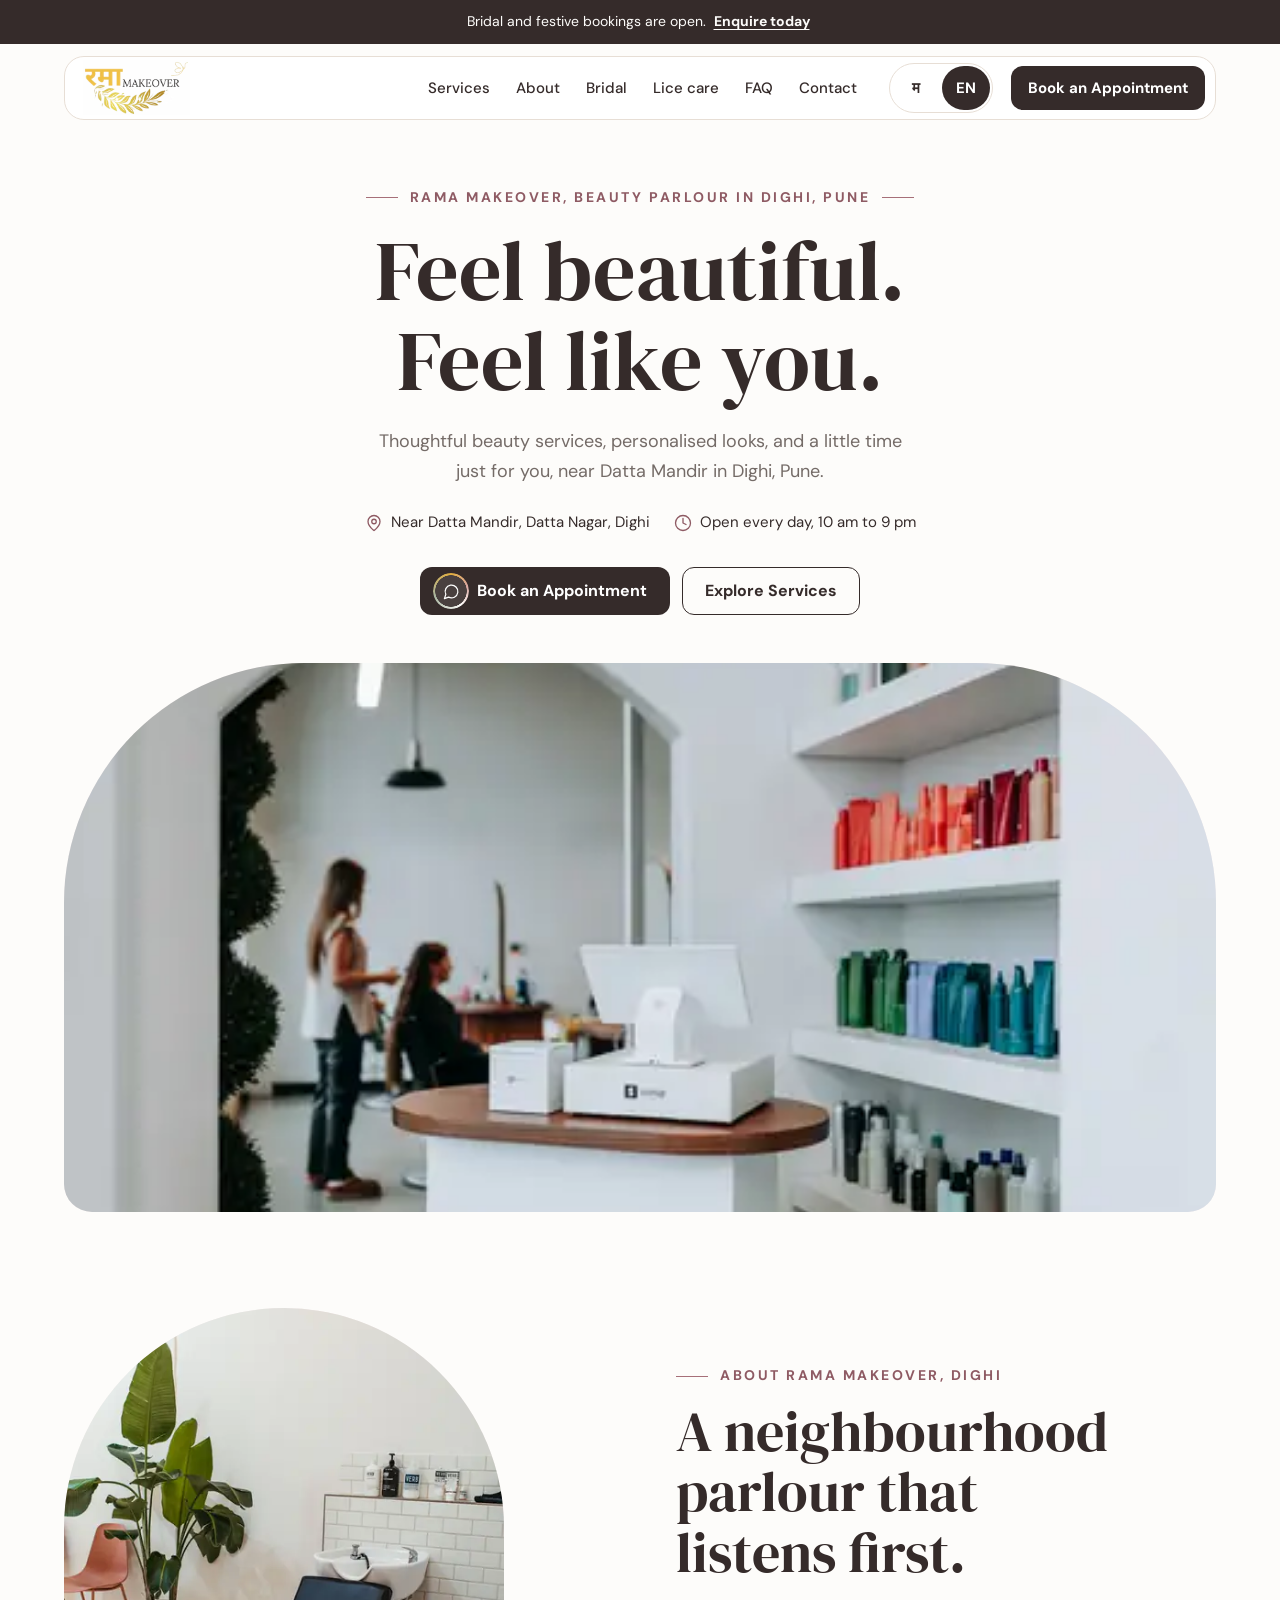
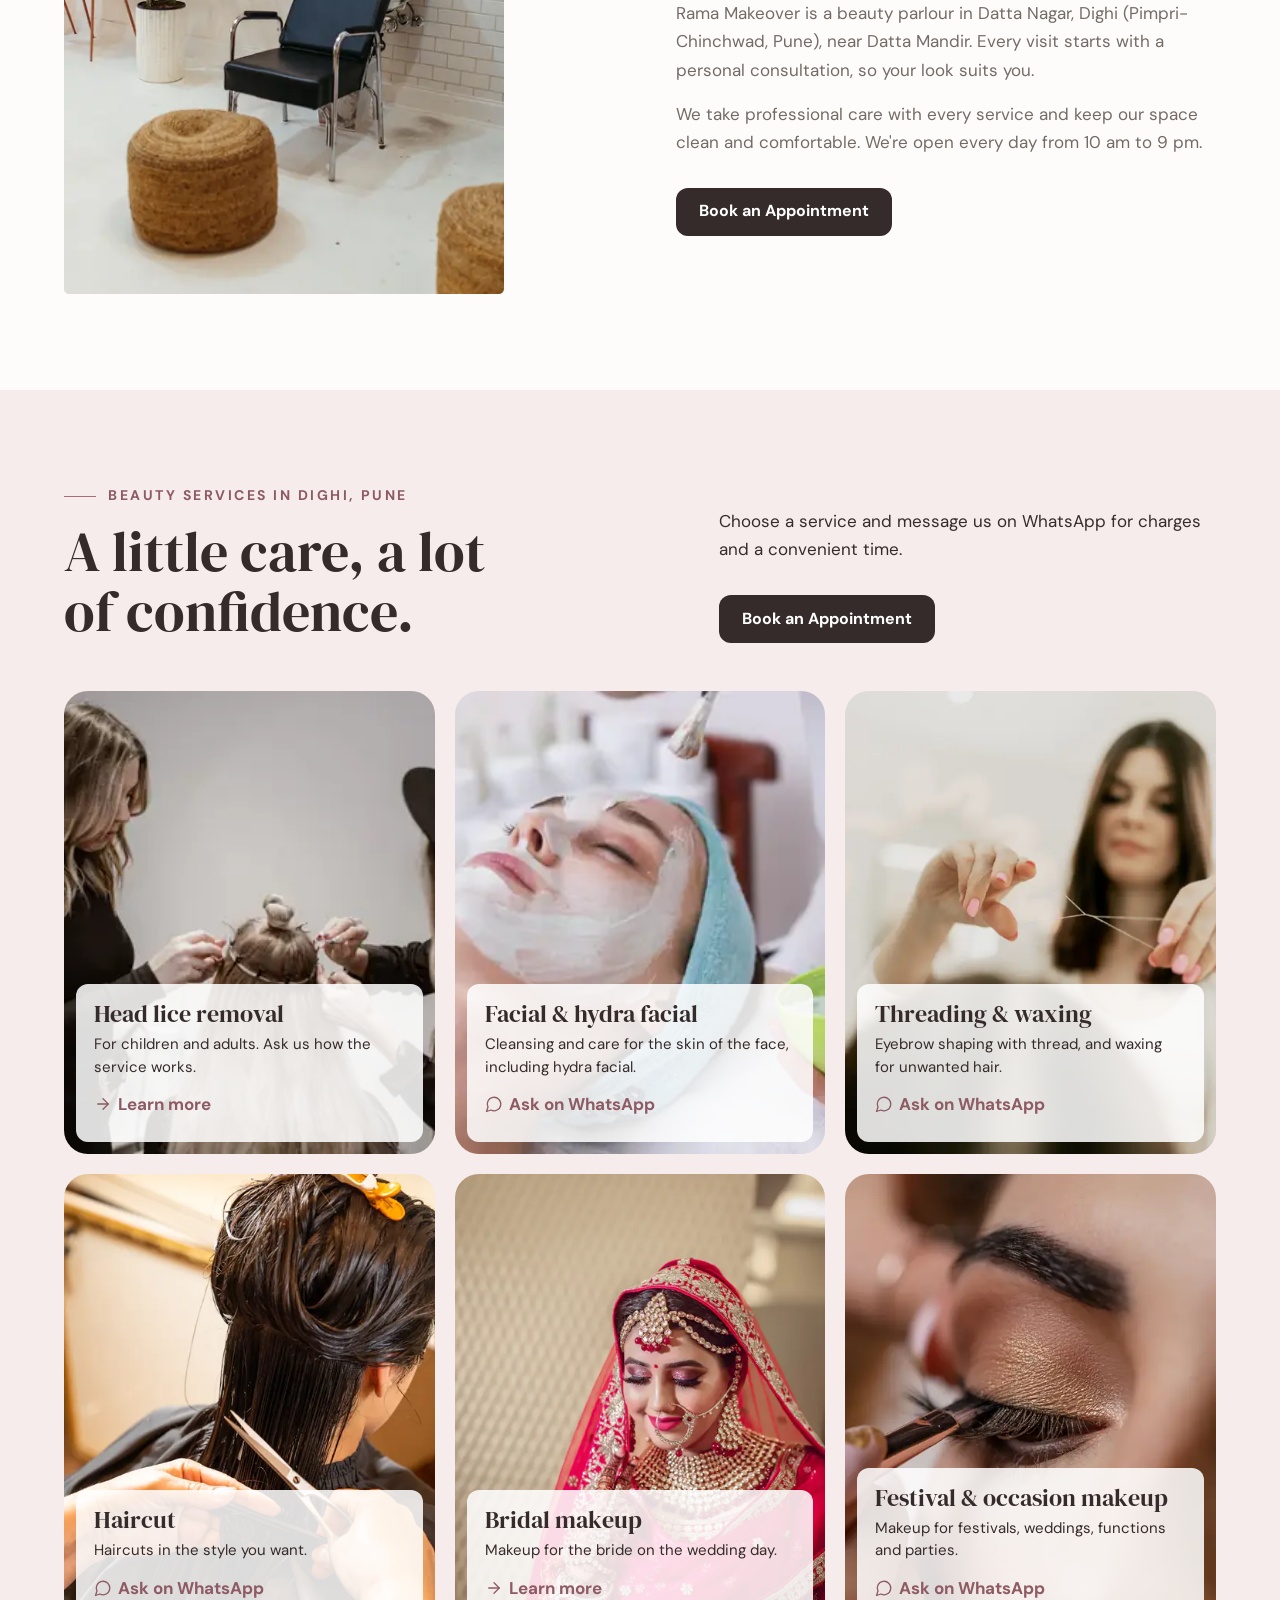
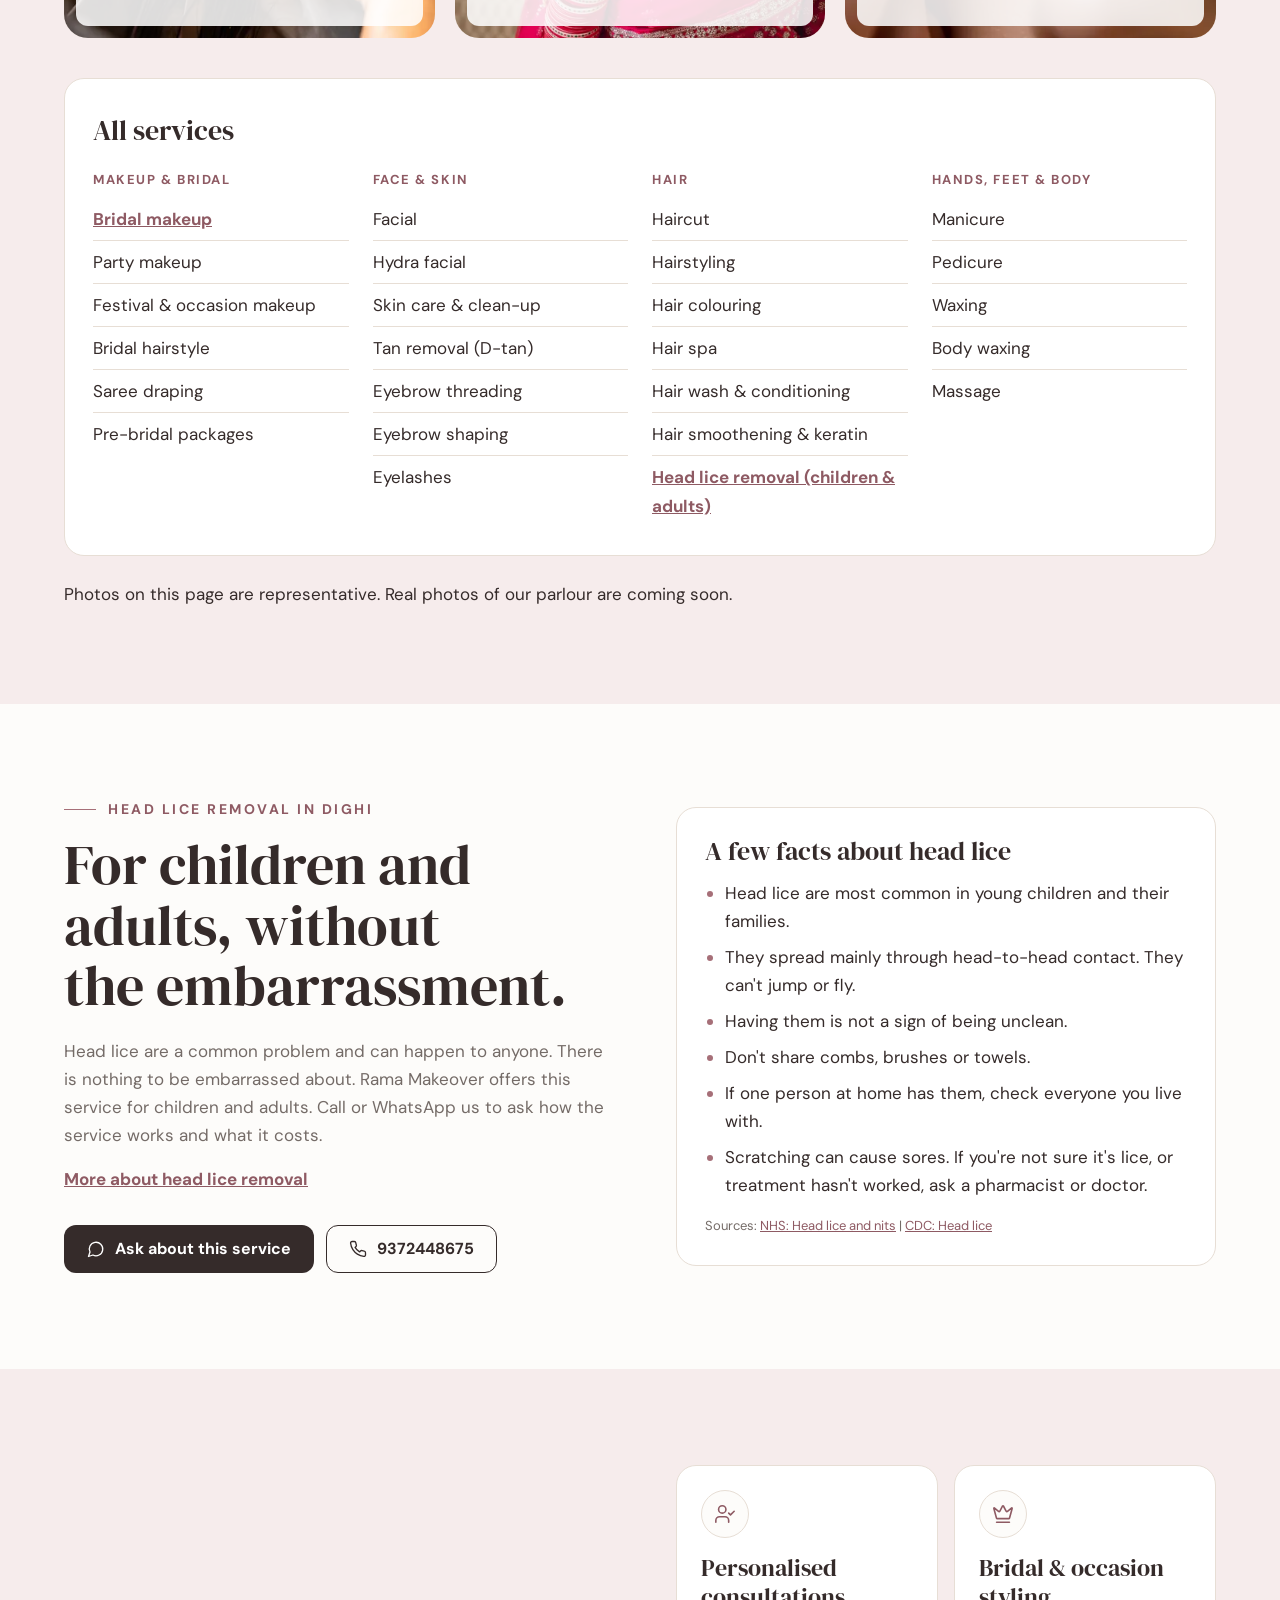
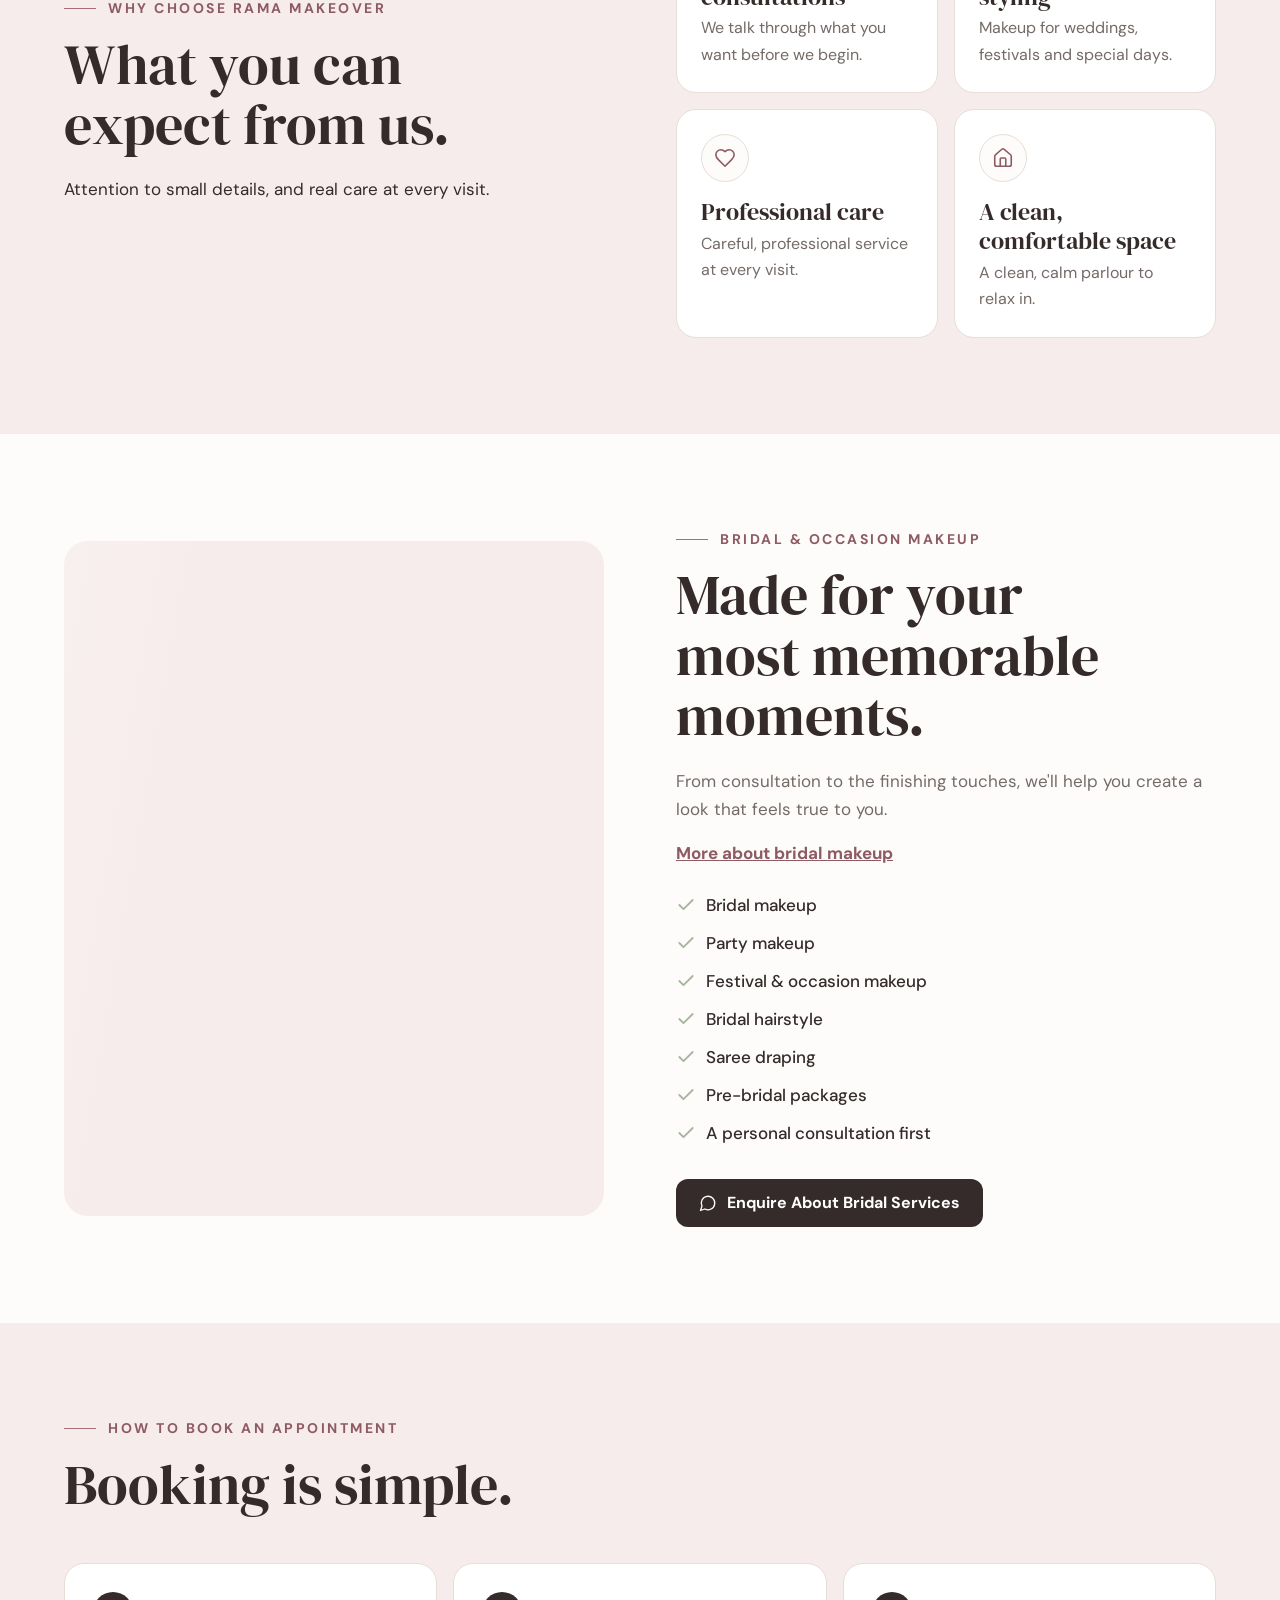
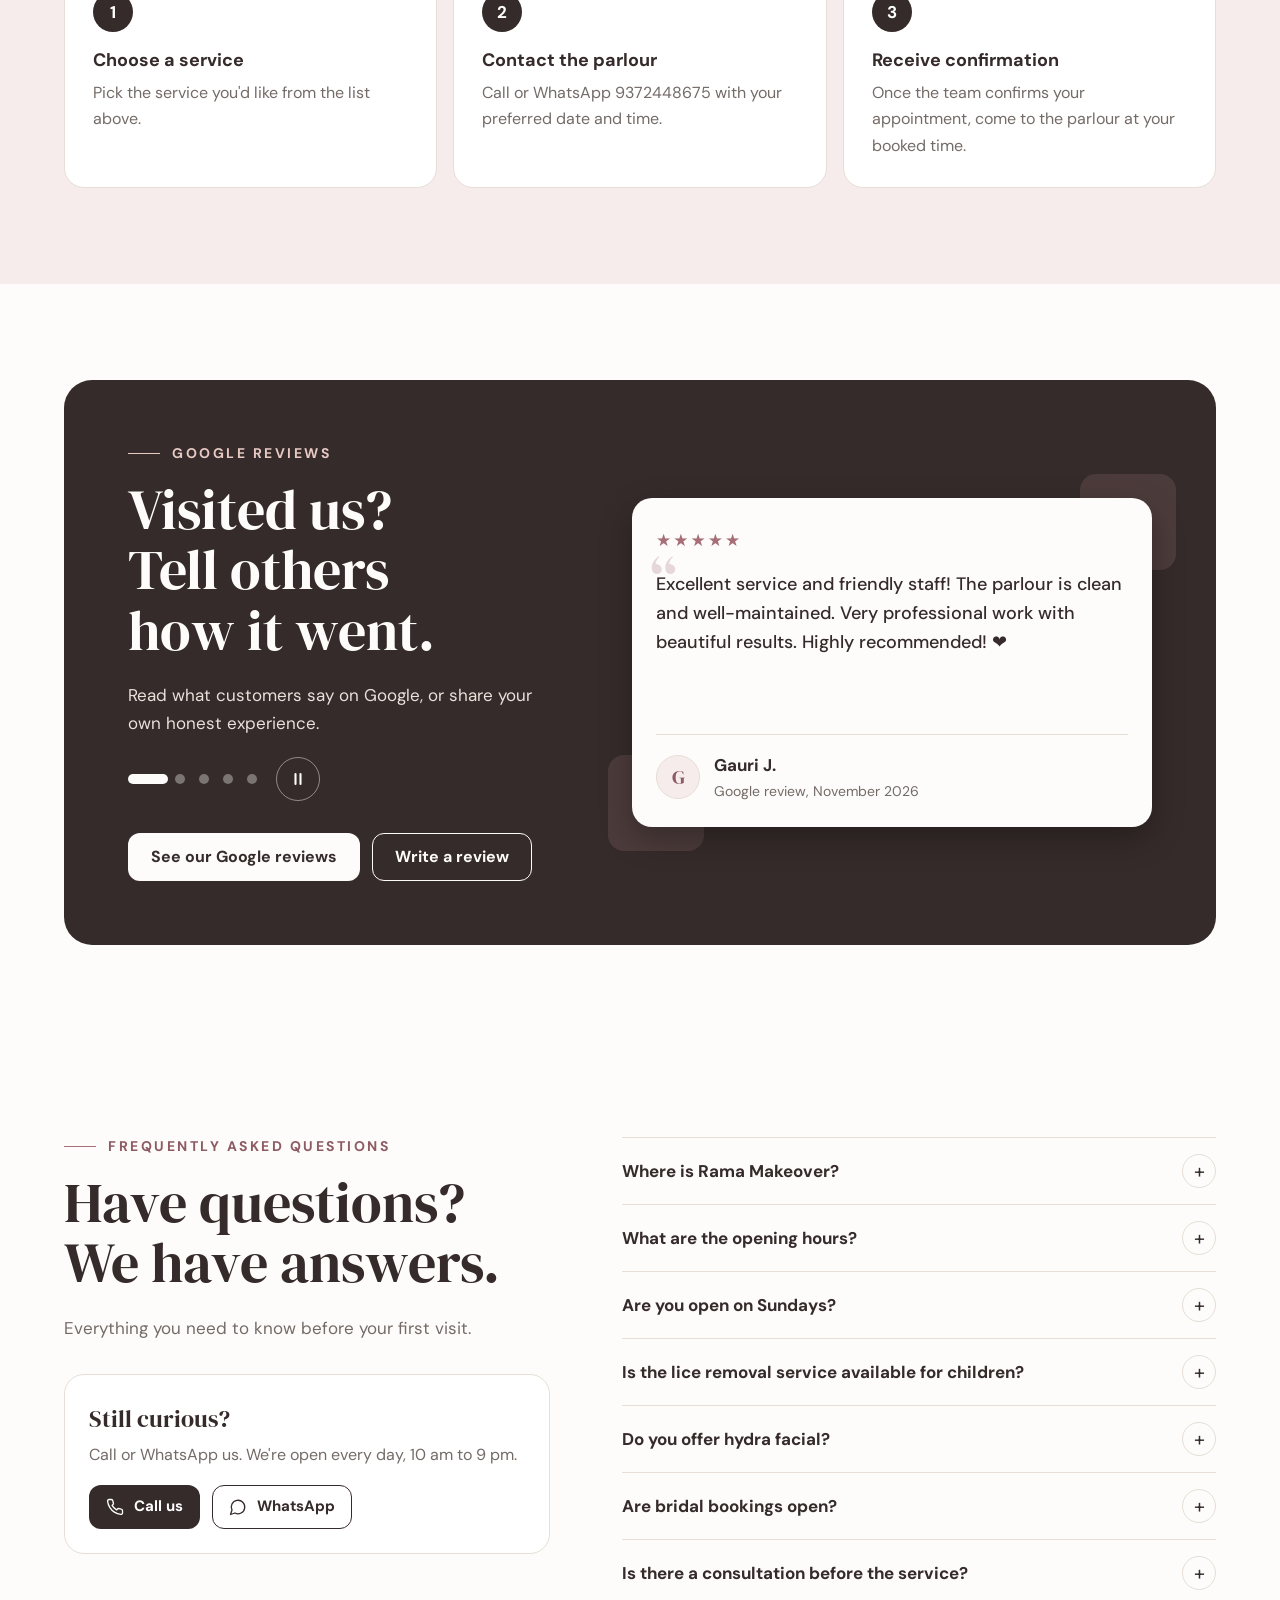
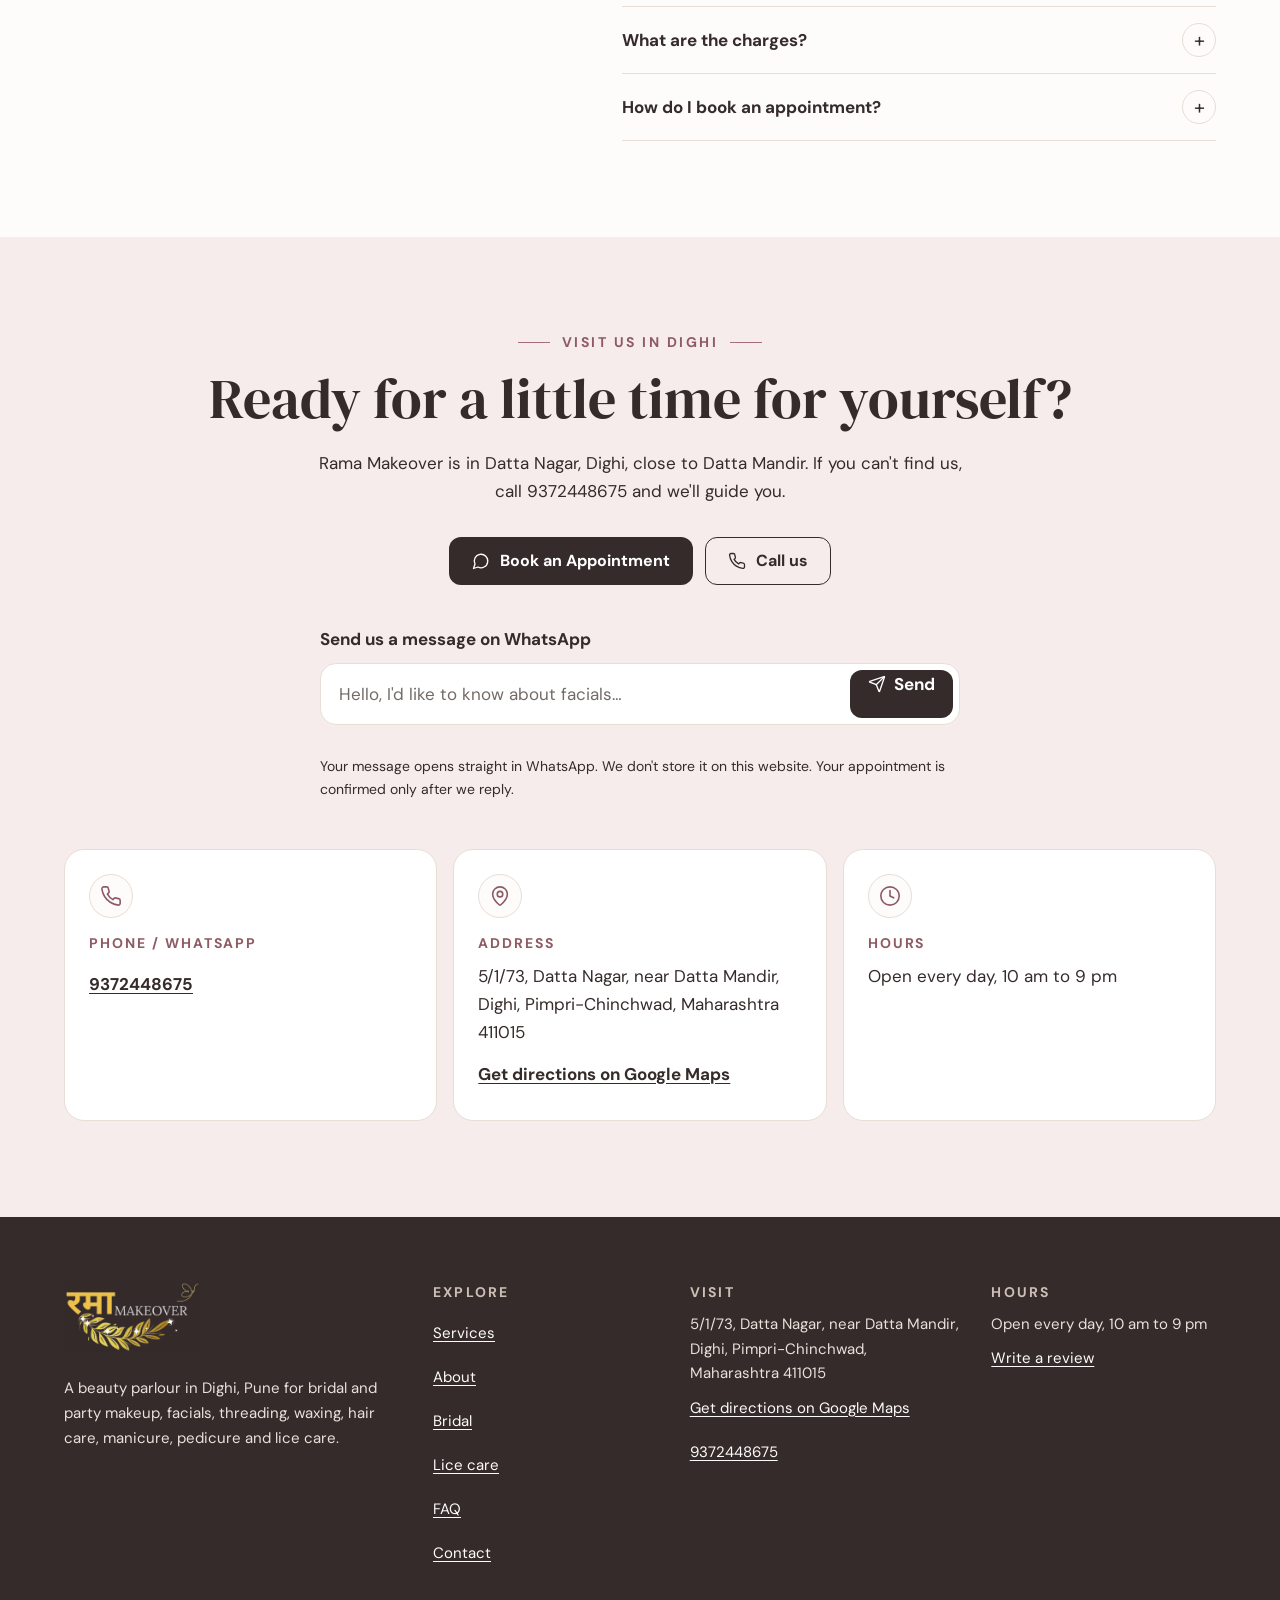
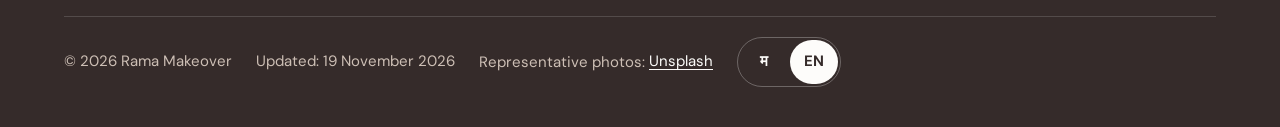
<file: index.html>
<!doctype html>
<html lang="en">
<head>
<meta charset="utf-8">
<meta name="viewport" content="width=device-width, initial-scale=1">
<title>Beauty Parlour in Dighi, Pune | Rama Makeover</title>
<meta name="description" content="Beauty parlour near Datta Mandir, Dighi, Pune: bridal & party makeup, facials, threading, waxing, hair care and lice removal. Open daily 10–9. Call 9372448675.">
<link rel="canonical" href="https://ramamakeover.github.io/">
<link rel="alternate" hreflang="en" href="https://ramamakeover.github.io/">
<link rel="alternate" hreflang="mr" href="https://ramamakeover.github.io/mr/">
<link rel="alternate" hreflang="x-default" href="https://ramamakeover.github.io/">
<meta property="og:url" content="https://ramamakeover.github.io/">
<meta property="og:type" content="website">
<meta property="og:title" content="Beauty Parlour in Dighi, Pune | Rama Makeover">
<meta property="og:description" content="Beauty parlour near Datta Mandir, Dighi, Pune: bridal & party makeup, facials, threading, waxing, hair care and lice removal. Open daily 10–9. Call 9372448675.">
<meta property="og:site_name" content="Rama Makeover">
<meta property="og:image" content="https://ramamakeover.github.io/images/og.jpg">
<meta property="og:image:width" content="1200">
<meta property="og:image:height" content="630">
<meta property="og:image:alt" content="Rama Makeover, beauty parlour in Dighi, near Datta Mandir">
<meta name="twitter:card" content="summary_large_image">
<meta name="robots" content="index, follow, max-image-preview:large">
<meta name="author" content="Rama Makeover">
<meta name="theme-color" content="#FDFCFA">
<link rel="icon" href="icon-48.png?v=3" type="image/png" sizes="48x48">
<link rel="apple-touch-icon" href="apple-touch-icon.png?v=3">
<link rel="preload" as="image" href="images/stock/salon-interior-hero-800.webp" imagesrcset="images/stock/salon-interior-hero-480.webp 480w, images/stock/salon-interior-hero-800.webp 800w, images/stock/salon-interior-hero-1200.webp 1200w, images/stock/salon-interior-hero-1600.webp 1600w" imagesizes="(min-width:1248px) 1152px, calc(100vw - 48px)" fetchpriority="high">
<link rel="stylesheet" href="style.css?v=2b2fc5b1-baf1b8">
<script>document.documentElement.classList.add("js")</script>
<script src="script.js?v=2b2fc5b1-baf1b8" defer></script>
<script type="application/ld+json">
{
  "@context": "https://schema.org",
  "@type": "BeautySalon",
  "@id": "https://ramamakeover.github.io/#business",
  "name": "Rama Makeover",
  "alternateName": "रमा मेकओव्हर",
  "description": "Beauty parlour in Datta Nagar, Dighi, near Datta Mandir, Pimpri-Chinchwad, Pune, offering bridal and party makeup, bridal hairstyles, saree draping, pre-bridal packages, facials, hydra facial, skin care, D-tan, threading, eyebrow shaping, eyelashes, waxing, haircuts, hairstyling, hair colouring, hair spa, smoothening and keratin, manicure, pedicure, massage, and head lice removal for children and adults.",
  "url": "https://ramamakeover.github.io/",
  "logo": "https://ramamakeover.github.io/images/logo-light.webp",
  "image": "https://ramamakeover.github.io/images/og.jpg",
  "telephone": "+91-9372448675",
  "address": {
    "@type": "PostalAddress",
    "streetAddress": "5/1/73, Datta Nagar, near Datta Mandir, Dighi",
    "addressLocality": "Pimpri-Chinchwad",
    "addressRegion": "Maharashtra",
    "postalCode": "411015",
    "addressCountry": "IN"
  },
  "geo": {
    "@type": "GeoCoordinates",
    "latitude": 18.6227907,
    "longitude": 73.8732924
  },
  "hasMap": "https://maps.app.goo.gl/stxkixWMnrQmzfCd6",
  "sameAs": [
    "https://maps.app.goo.gl/stxkixWMnrQmzfCd6",
    "https://www.google.com/maps/place/?q=place_id:ChIJJYMuVXHHwjsRz6qcAB4Vjfc"
  ],
  "openingHoursSpecification": [
    {
      "@type": "OpeningHoursSpecification",
      "dayOfWeek": [
        "Monday",
        "Tuesday",
        "Wednesday",
        "Thursday",
        "Friday",
        "Saturday",
        "Sunday"
      ],
      "opens": "10:00",
      "closes": "21:00"
    }
  ],
  "areaServed": "Dighi, Pimpri-Chinchwad",
  "knowsAbout": [
    "Bridal makeup",
    "Party makeup",
    "Festival & occasion makeup",
    "Bridal hairstyle",
    "Saree draping",
    "Pre-bridal packages",
    "Facial",
    "Hydra facial",
    "Skin care & clean-up",
    "Tan removal (D-tan)",
    "Eyebrow threading",
    "Eyebrow shaping",
    "Eyelashes",
    "Haircut",
    "Hairstyling",
    "Hair colouring",
    "Hair spa",
    "Hair wash & conditioning",
    "Hair smoothening & keratin",
    "Head lice removal (children & adults)",
    "Manicure",
    "Pedicure",
    "Waxing",
    "Body waxing",
    "Massage"
  ],
  "hasOfferCatalog": {
    "@type": "OfferCatalog",
    "name": "Services",
    "itemListElement": [
      {
        "@type": "Offer",
        "itemOffered": {
          "@type": "Service",
          "name": "Bridal makeup",
          "@id": "https://ramamakeover.github.io/bridal-makeup/#service",
          "url": "https://ramamakeover.github.io/bridal-makeup/"
        }
      },
      {
        "@type": "Offer",
        "itemOffered": {
          "@type": "Service",
          "name": "Party makeup"
        }
      },
      {
        "@type": "Offer",
        "itemOffered": {
          "@type": "Service",
          "name": "Festival & occasion makeup"
        }
      },
      {
        "@type": "Offer",
        "itemOffered": {
          "@type": "Service",
          "name": "Bridal hairstyle"
        }
      },
      {
        "@type": "Offer",
        "itemOffered": {
          "@type": "Service",
          "name": "Saree draping"
        }
      },
      {
        "@type": "Offer",
        "itemOffered": {
          "@type": "Service",
          "name": "Pre-bridal packages"
        }
      },
      {
        "@type": "Offer",
        "itemOffered": {
          "@type": "Service",
          "name": "Facial"
        }
      },
      {
        "@type": "Offer",
        "itemOffered": {
          "@type": "Service",
          "name": "Hydra facial"
        }
      },
      {
        "@type": "Offer",
        "itemOffered": {
          "@type": "Service",
          "name": "Skin care & clean-up"
        }
      },
      {
        "@type": "Offer",
        "itemOffered": {
          "@type": "Service",
          "name": "Tan removal (D-tan)"
        }
      },
      {
        "@type": "Offer",
        "itemOffered": {
          "@type": "Service",
          "name": "Eyebrow threading"
        }
      },
      {
        "@type": "Offer",
        "itemOffered": {
          "@type": "Service",
          "name": "Eyebrow shaping"
        }
      },
      {
        "@type": "Offer",
        "itemOffered": {
          "@type": "Service",
          "name": "Eyelashes"
        }
      },
      {
        "@type": "Offer",
        "itemOffered": {
          "@type": "Service",
          "name": "Haircut"
        }
      },
      {
        "@type": "Offer",
        "itemOffered": {
          "@type": "Service",
          "name": "Hairstyling"
        }
      },
      {
        "@type": "Offer",
        "itemOffered": {
          "@type": "Service",
          "name": "Hair colouring"
        }
      },
      {
        "@type": "Offer",
        "itemOffered": {
          "@type": "Service",
          "name": "Hair spa"
        }
      },
      {
        "@type": "Offer",
        "itemOffered": {
          "@type": "Service",
          "name": "Hair wash & conditioning"
        }
      },
      {
        "@type": "Offer",
        "itemOffered": {
          "@type": "Service",
          "name": "Hair smoothening & keratin"
        }
      },
      {
        "@type": "Offer",
        "itemOffered": {
          "@type": "Service",
          "name": "Head lice removal (children & adults)",
          "@id": "https://ramamakeover.github.io/head-lice-removal/#service",
          "url": "https://ramamakeover.github.io/head-lice-removal/"
        }
      },
      {
        "@type": "Offer",
        "itemOffered": {
          "@type": "Service",
          "name": "Manicure"
        }
      },
      {
        "@type": "Offer",
        "itemOffered": {
          "@type": "Service",
          "name": "Pedicure"
        }
      },
      {
        "@type": "Offer",
        "itemOffered": {
          "@type": "Service",
          "name": "Waxing"
        }
      },
      {
        "@type": "Offer",
        "itemOffered": {
          "@type": "Service",
          "name": "Body waxing"
        }
      },
      {
        "@type": "Offer",
        "itemOffered": {
          "@type": "Service",
          "name": "Massage"
        }
      }
    ]
  }
}
</script>
<script type="application/ld+json">
{
  "@context": "https://schema.org",
  "@type": "FAQPage",
  "mainEntity": [
    {
      "@type": "Question",
      "name": "Where is Rama Makeover?",
      "acceptedAnswer": {
        "@type": "Answer",
        "text": "5/1/73, Datta Nagar, near Datta Mandir, Dighi, Pimpri-Chinchwad, Maharashtra 411015."
      }
    },
    {
      "@type": "Question",
      "name": "What are the opening hours?",
      "acceptedAnswer": {
        "@type": "Answer",
        "text": "Every day, 10 am to 9 pm."
      }
    },
    {
      "@type": "Question",
      "name": "Are you open on Sundays?",
      "acceptedAnswer": {
        "@type": "Answer",
        "text": "Yes. Rama Makeover is open every day, including Sundays, from 10 am to 9 pm."
      }
    },
    {
      "@type": "Question",
      "name": "Is the lice removal service available for children?",
      "acceptedAnswer": {
        "@type": "Answer",
        "text": "Yes. It's available for both children and adults. Call or WhatsApp 9372448675 to ask about the process."
      }
    },
    {
      "@type": "Question",
      "name": "Do you offer hydra facial?",
      "acceptedAnswer": {
        "@type": "Answer",
        "text": "Yes. We offer facials and hydra facials. Call or WhatsApp 9372448675 to ask about charges and book a time."
      }
    },
    {
      "@type": "Question",
      "name": "Are bridal bookings open?",
      "acceptedAnswer": {
        "@type": "Answer",
        "text": "Yes, bridal bookings are open. Every booking starts with a personal consultation. Call or WhatsApp 9372448675."
      }
    },
    {
      "@type": "Question",
      "name": "Is there a consultation before the service?",
      "acceptedAnswer": {
        "@type": "Answer",
        "text": "Yes. Every visit starts with a personal consultation, so your look suits you."
      }
    },
    {
      "@type": "Question",
      "name": "What are the charges?",
      "acceptedAnswer": {
        "@type": "Answer",
        "text": "Charges depend on the service. Please call or WhatsApp 9372448675."
      }
    },
    {
      "@type": "Question",
      "name": "How do I book an appointment?",
      "acceptedAnswer": {
        "@type": "Answer",
        "text": "Call or WhatsApp 9372448675. We will confirm your appointment."
      }
    }
  ]
}
</script>
<script type="application/ld+json">
{
  "@context": "https://schema.org",
  "@graph": [
    {
      "@type": "WebSite",
      "@id": "https://ramamakeover.github.io/#website",
      "url": "https://ramamakeover.github.io/",
      "name": "Rama Makeover",
      "alternateName": "रमा मेकओव्हर",
      "inLanguage": [
        "mr",
        "en"
      ],
      "publisher": {
        "@id": "https://ramamakeover.github.io/#business"
      }
    },
    {
      "@type": "WebPage",
      "@id": "https://ramamakeover.github.io/#webpage",
      "url": "https://ramamakeover.github.io/",
      "name": "Beauty Parlour in Dighi, Pune | Rama Makeover",
      "inLanguage": "en",
      "isPartOf": {
        "@id": "https://ramamakeover.github.io/#website"
      },
      "about": {
        "@id": "https://ramamakeover.github.io/#business"
      },
      "author": {
        "@id": "https://ramamakeover.github.io/#business"
      },
      "publisher": {
        "@id": "https://ramamakeover.github.io/#business"
      },
      "datePublished": "2026-10-29",
      "dateModified": "2026-11-19"
    }
  ]
}
</script>
</head>
<body>
<a class="skip" href="#main">Skip to main content</a>
<div class="announce">Bridal and festive bookings are open. <a href="https://wa.me/919372448675?text=Hello%2C%20I%27d%20like%20to%20enquire%20about%20bridal%20/%20festive%20makeup.">Enquire today</a></div>

<header class="site-header">
  <div class="wrap">
    <div class="bar-inner">
      <a class="logo-link" href="#main"><span class="logo-art"><img src="images/logo-light-320.webp" srcset="images/logo-light-320.webp 320w, images/logo-light-480.webp 480w, images/logo-light-960.webp 960w" sizes="(min-width:600px) 140px, 100px" width="960" height="504" alt="रमा मेकओव्हर (Rama Makeover)"><span aria-hidden="true"><i class="tw" style="left:13.6%;top:52.7%;--s:4.6;--d:0s"></i><i class="tw" style="left:16.9%;top:58.2%;--s:5.2;--d:1.1s"></i><i class="tw" style="left:21.1%;top:48.5%;--s:2.6;--d:2.3s"></i><i class="tw" style="left:31.6%;top:70%;--s:4.8;--d:0.6s"></i><i class="tw" style="left:52.8%;top:69.9%;--s:4.6;--d:1.7s"></i><i class="tw" style="left:77.7%;top:56.5%;--s:5.4;--d:2.8s"></i><i class="tw" style="left:81.9%;top:68.5%;--s:2.6;--d:0.3s"></i></span></span></a>
      <button class="menu-btn" type="button" aria-expanded="false" aria-controls="site-nav"><svg class="ico" viewBox="0 0 24 24" aria-hidden="true"><path d="M4 6h16M4 12h16M4 18h16"/></svg><span class="menu-txt">Menu</span></button>
      <nav id="site-nav" class="nav" aria-label="Main menu"><a href="#services">Services</a><a href="#about">About</a><a href="bridal-makeup/">Bridal</a><a href="head-lice-removal/">Lice care</a><a href="#faq">FAQ</a><a href="#contact">Contact</a></nav>
      <div class="lang-switch" role="group" aria-label="Choose language"><a href="mr/" lang="mr" hreflang="mr"><span aria-hidden="true">म</span><span class="vh">मराठी</span></a><a href="./" lang="en" hreflang="en" aria-current="page"><span aria-hidden="true">EN</span><span class="vh">English</span></a></div>
      <a class="btn btn-primary btn-sm header-cta" href="https://wa.me/919372448675?text=Hello%2C%20I%27d%20like%20to%20enquire%20about%20an%20appointment.%20Please%20share%20available%20times%20and%20service%20details.">Book an Appointment</a>
    </div>
  </div>
</header>

<main id="main">
  <section class="hero center">
    <div class="wrap">
      <h1 class="title"><span class="eyebrow">Rama Makeover, beauty parlour in Dighi, Pune</span> Feel beautiful. Feel like you.</h1>
      <p class="intro">Thoughtful beauty services, personalised looks, and a little time just for you, near Datta Mandir in Dighi, Pune.</p>
      <div class="facts"><span><svg class="ico" viewBox="0 0 24 24" aria-hidden="true"><path d="M20 10c0 4.99-5.54 10.19-7.4 11.8a1 1 0 0 1-1.2 0C9.54 20.19 4 14.99 4 10a8 8 0 0 1 16 0"/><circle cx="12" cy="10" r="3"/></svg>Near Datta Mandir, Datta Nagar, Dighi</span><span><svg class="ico" viewBox="0 0 24 24" aria-hidden="true"><circle cx="12" cy="12" r="10"/><path d="M12 6v6l4 2"/></svg>Open every day, 10 am to 9 pm</span></div>
      <div class="ctas"><a class="btn btn-primary btn-glow" href="https://wa.me/919372448675?text=Hello%2C%20I%27d%20like%20to%20enquire%20about%20an%20appointment.%20Please%20share%20available%20times%20and%20service%20details."><span class="ring"><svg class="ico" viewBox="0 0 24 24" aria-hidden="true"><path d="M7.9 20A9 9 0 1 0 4 16.1L2 22Z"/></svg></span>Book an Appointment</a><a class="btn btn-secondary" href="#services">Explore Services</a></div>
      <div class="hero-photo sk"><img src="images/stock/salon-interior-hero-800.webp" srcset="images/stock/salon-interior-hero-480.webp 480w, images/stock/salon-interior-hero-800.webp 800w, images/stock/salon-interior-hero-1200.webp 1200w, images/stock/salon-interior-hero-1600.webp 1600w" sizes="(min-width:1248px) 1152px, calc(100vw - 48px)" width="1600" height="1067" alt="A bright, modern beauty parlour (representative photo)" fetchpriority="high"></div>
    </div>
  </section>

  <section class="block" id="about">
    <div class="wrap split">
      <div class="arch sk" data-reveal><img src="images/stock/salon-room-calm-800.webp" srcset="images/stock/salon-room-calm-480.webp 480w, images/stock/salon-room-calm-800.webp 800w, images/stock/salon-room-calm-1000.webp 1000w" sizes="(min-width:600px) 440px, calc(100vw - 48px)" width="1000" height="1500" alt="A calm parlour room with a plant and a chair (representative photo)" loading="lazy" decoding="async"></div>
      <div class="about" data-reveal>
        <h2 class="title"><span class="eyebrow">About Rama Makeover, Dighi</span> A neighbourhood parlour that listens first.</h2>
        <p>Rama Makeover is a beauty parlour in Datta Nagar, Dighi (Pimpri-Chinchwad, Pune), near Datta Mandir. Every visit starts with a personal consultation, so your look suits you.</p><p>We take professional care with every service and keep our space clean and comfortable. We're open every day from 10 am to 9 pm.</p>
        <div class="ctas"><a class="btn btn-primary" href="https://wa.me/919372448675?text=Hello%2C%20I%27d%20like%20to%20enquire%20about%20an%20appointment.%20Please%20share%20available%20times%20and%20service%20details.">Book an Appointment</a></div>
      </div>
    </div>
  </section>

  <section class="block alt" id="services">
    <div class="wrap">
      <div class="head-row">
        <div data-reveal><h2 class="title"><span class="eyebrow">Beauty services in Dighi, Pune</span> A little care, a lot of confidence.</h2></div>
        <div data-reveal><p class="intro">Choose a service and message us on WhatsApp for charges and a convenient time.</p><div class="ctas"><a class="btn btn-primary" href="https://wa.me/919372448675?text=Hello%2C%20I%27d%20like%20to%20enquire%20about%20an%20appointment.%20Please%20share%20available%20times%20and%20service%20details.">Book an Appointment</a></div></div>
      </div>
      <ul class="cards">
        <li class="svc sk" data-reveal style="--i:0"><img src="images/stock/hair-care-700.webp" srcset="images/stock/hair-care-480.webp 480w, images/stock/hair-care-700.webp 700w, images/stock/hair-care-900.webp 900w" sizes="(min-width:1024px) 370px, (min-width:600px) calc(50vw - 34px), calc(100vw - 48px)" width="900" height="600" alt="Hair being combed and sectioned (representative photo)" loading="lazy" decoding="async">
          <div class="label"><h3>Head lice removal</h3><p>For children and adults. Ask us how the service works.</p><a href="head-lice-removal/"><svg class="ico" viewBox="0 0 24 24" aria-hidden="true"><path d="M5 12h14"/><path d="m12 5 7 7-7 7"/></svg>Learn more<span class="vh">: Head lice removal</span></a></div>
        </li>
        <li class="svc sk" data-reveal style="--i:1"><img src="images/stock/facial-treatment-700.webp" srcset="images/stock/facial-treatment-480.webp 480w, images/stock/facial-treatment-700.webp 700w, images/stock/facial-treatment-900.webp 900w" sizes="(min-width:1024px) 370px, (min-width:600px) calc(50vw - 34px), calc(100vw - 48px)" width="900" height="600" alt="A person with a facial mask (representative photo)" loading="lazy" decoding="async">
          <div class="label"><h3>Facial & hydra facial</h3><p>Cleansing and care for the skin of the face, including hydra facial.</p><a href="https://wa.me/919372448675?text=Hello%2C%20I%27d%20like%20to%20know%20more%20about%20Facial%20%26%20hydra%20facial%20at%20Rama%20Makeover."><svg class="ico" viewBox="0 0 24 24" aria-hidden="true"><path d="M7.9 20A9 9 0 1 0 4 16.1L2 22Z"/></svg>Ask on WhatsApp</a></div>
        </li>
        <li class="svc sk" data-reveal style="--i:2"><img src="images/stock/eyebrow-threading-700.webp" srcset="images/stock/eyebrow-threading-480.webp 480w, images/stock/eyebrow-threading-700.webp 700w, images/stock/eyebrow-threading-900.webp 900w" sizes="(min-width:1024px) 370px, (min-width:600px) calc(50vw - 34px), calc(100vw - 48px)" width="900" height="1350" alt="Hands holding threading thread (representative photo)" loading="lazy" decoding="async">
          <div class="label"><h3>Threading & waxing</h3><p>Eyebrow shaping with thread, and waxing for unwanted hair.</p><a href="https://wa.me/919372448675?text=Hello%2C%20I%27d%20like%20to%20know%20more%20about%20Threading%20%26%20waxing%20at%20Rama%20Makeover."><svg class="ico" viewBox="0 0 24 24" aria-hidden="true"><path d="M7.9 20A9 9 0 1 0 4 16.1L2 22Z"/></svg>Ask on WhatsApp</a></div>
        </li>
        <li class="svc sk" data-reveal style="--i:3"><img src="images/stock/haircut-700.webp" srcset="images/stock/haircut-480.webp 480w, images/stock/haircut-700.webp 700w, images/stock/haircut-900.webp 900w" sizes="(min-width:1024px) 370px, (min-width:600px) calc(50vw - 34px), calc(100vw - 48px)" width="900" height="1125" alt="Hair being cut (representative photo)" loading="lazy" decoding="async">
          <div class="label"><h3>Haircut</h3><p>Haircuts in the style you want.</p><a href="https://wa.me/919372448675?text=Hello%2C%20I%27d%20like%20to%20know%20more%20about%20Haircut%20at%20Rama%20Makeover."><svg class="ico" viewBox="0 0 24 24" aria-hidden="true"><path d="M7.9 20A9 9 0 1 0 4 16.1L2 22Z"/></svg>Ask on WhatsApp</a></div>
        </li>
        <li class="svc sk" data-reveal style="--i:4"><img src="images/stock/bridal-makeup-700.webp" srcset="images/stock/bridal-makeup-480.webp 480w, images/stock/bridal-makeup-700.webp 700w, images/stock/bridal-makeup-900.webp 900w" sizes="(min-width:1024px) 370px, (min-width:600px) calc(50vw - 34px), calc(100vw - 48px)" width="900" height="1350" alt="A bride in red and gold (representative photo)" loading="lazy" decoding="async">
          <div class="label"><h3>Bridal makeup</h3><p>Makeup for the bride on the wedding day.</p><a href="bridal-makeup/"><svg class="ico" viewBox="0 0 24 24" aria-hidden="true"><path d="M5 12h14"/><path d="m12 5 7 7-7 7"/></svg>Learn more<span class="vh">: Bridal makeup</span></a></div>
        </li>
        <li class="svc sk" data-reveal style="--i:5"><img src="images/stock/occasion-makeup-700.webp" srcset="images/stock/occasion-makeup-480.webp 480w, images/stock/occasion-makeup-700.webp 700w, images/stock/occasion-makeup-900.webp 900w" sizes="(min-width:1024px) 370px, (min-width:600px) calc(50vw - 34px), calc(100vw - 48px)" width="900" height="1350" alt="Eye makeup being applied (representative photo)" loading="lazy" decoding="async">
          <div class="label"><h3>Festival & occasion makeup</h3><p>Makeup for festivals, weddings, functions and parties.</p><a href="https://wa.me/919372448675?text=Hello%2C%20I%27d%20like%20to%20know%20more%20about%20Festival%20%26%20occasion%20makeup%20at%20Rama%20Makeover."><svg class="ico" viewBox="0 0 24 24" aria-hidden="true"><path d="M7.9 20A9 9 0 1 0 4 16.1L2 22Z"/></svg>Ask on WhatsApp</a></div>
        </li>
      </ul>
      <div class="all-svc" data-reveal><h3>All services</h3><div class="groups"><div><h4>Makeup & bridal</h4><ul><li><a href="bridal-makeup/">Bridal makeup</a></li><li>Party makeup</li><li>Festival & occasion makeup</li><li>Bridal hairstyle</li><li>Saree draping</li><li>Pre-bridal packages</li></ul></div><div><h4>Face & skin</h4><ul><li>Facial</li><li>Hydra facial</li><li>Skin care & clean-up</li><li>Tan removal (D-tan)</li><li>Eyebrow threading</li><li>Eyebrow shaping</li><li>Eyelashes</li></ul></div><div><h4>Hair</h4><ul><li>Haircut</li><li>Hairstyling</li><li>Hair colouring</li><li>Hair spa</li><li>Hair wash & conditioning</li><li>Hair smoothening & keratin</li><li><a href="head-lice-removal/">Head lice removal (children & adults)</a></li></ul></div><div><h4>Hands, feet & body</h4><ul><li>Manicure</li><li>Pedicure</li><li>Waxing</li><li>Body waxing</li><li>Massage</li></ul></div></div></div>
      <p class="note">Photos on this page are representative. Real photos of our parlour are coming soon.</p>
    </div>
  </section>

  <section class="block" id="lice">
    <div class="wrap split">
      <div data-reveal>
        <h2 class="title"><span class="eyebrow">Head lice removal in Dighi</span> For children and adults, without the embarrassment.</h2>
        <p class="intro">Head lice are a common problem and can happen to anyone. There is nothing to be embarrassed about. Rama Makeover offers this service for children and adults. Call or WhatsApp us to ask how the service works and what it costs.</p>
        <p class="more"><a href="head-lice-removal/">More about head lice removal</a></p>
        <div class="ctas"><a class="btn btn-primary" href="https://wa.me/919372448675?text=Hello%2C%20I%27d%20like%20to%20know%20about%20the%20head%20lice%20removal%20service."><svg class="ico" viewBox="0 0 24 24" aria-hidden="true"><path d="M7.9 20A9 9 0 1 0 4 16.1L2 22Z"/></svg>Ask about this service</a><a class="btn btn-secondary" href="tel:+919372448675"><svg class="ico" viewBox="0 0 24 24" aria-hidden="true"><path d="M22 16.92v3a2 2 0 0 1-2.18 2 19.79 19.79 0 0 1-8.63-3.07 19.5 19.5 0 0 1-6-6 19.79 19.79 0 0 1-3.07-8.67A2 2 0 0 1 4.11 2h3a2 2 0 0 1 2 1.72 12.84 12.84 0 0 0 .7 2.81 2 2 0 0 1-.45 2.11L8.09 9.91a16 16 0 0 0 6 6l1.27-1.27a2 2 0 0 1 2.11-.45 12.84 12.84 0 0 0 2.81.7A2 2 0 0 1 22 16.92z"/></svg>9372448675</a></div>
      </div>
      <div class="facts-card" data-reveal><h3>A few facts about head lice</h3><ul><li>Head lice are most common in young children and their families.</li><li>They spread mainly through head-to-head contact. They can't jump or fly.</li><li>Having them is not a sign of being unclean.</li><li>Don't share combs, brushes or towels.</li><li>If one person at home has them, check everyone you live with.</li><li>Scratching can cause sores. If you're not sure it's lice, or treatment hasn't worked, ask a pharmacist or doctor.</li></ul><p class="src">Sources: <a href="https://www.nhs.uk/conditions/head-lice-and-nits/" hreflang="en">NHS: Head lice and nits</a> | <a href="https://www.cdc.gov/lice/about/head-lice.html" hreflang="en">CDC: Head lice</a></p></div>
    </div>
  </section>

  <section class="block alt" id="why">
    <div class="wrap split">
      <div data-reveal><h2 class="title"><span class="eyebrow">Why choose Rama Makeover</span> What you can expect from us.</h2><p class="intro">Attention to small details, and real care at every visit.</p></div>
      <ul class="why"><li data-reveal style="--i:0"><div class="badge"><svg class="ico" viewBox="0 0 24 24" aria-hidden="true"><path d="M16 21v-2a4 4 0 0 0-4-4H6a4 4 0 0 0-4 4v2"/><circle cx="9" cy="7" r="4"/><path d="m16 11 2 2 4-4"/></svg></div><h3>Personalised consultations</h3><p>We talk through what you want before we begin.</p></li><li data-reveal style="--i:1"><div class="badge"><svg class="ico" viewBox="0 0 24 24" aria-hidden="true"><path d="M11.56 3.27a.5.5 0 0 1 .88 0l2.95 5.6a1 1 0 0 0 1.52.3l4.27-3.67a.5.5 0 0 1 .8.52l-2.83 10.25a1 1 0 0 1-.96.73H5.81a1 1 0 0 1-.96-.73L2.02 6.02a.5.5 0 0 1 .8-.52l4.27 3.66a1 1 0 0 0 1.52-.29z"/><path d="M5 21h14"/></svg></div><h3>Bridal & occasion styling</h3><p>Makeup for weddings, festivals and special days.</p></li><li data-reveal style="--i:2"><div class="badge"><svg class="ico" viewBox="0 0 24 24" aria-hidden="true"><path d="M19 14c1.49-1.46 3-3.21 3-5.5A5.5 5.5 0 0 0 16.5 3c-1.76 0-3 .5-4.5 2-1.5-1.5-2.74-2-4.5-2A5.5 5.5 0 0 0 2 8.5c0 2.3 1.5 4.05 3 5.5l7 7Z"/></svg></div><h3>Professional care</h3><p>Careful, professional service at every visit.</p></li><li data-reveal style="--i:3"><div class="badge"><svg class="ico" viewBox="0 0 24 24" aria-hidden="true"><path d="M15 21v-8a1 1 0 0 0-1-1h-4a1 1 0 0 0-1 1v8"/><path d="M3 10a2 2 0 0 1 .71-1.53l7-6a2 2 0 0 1 2.58 0l7 6A2 2 0 0 1 21 10v9a2 2 0 0 1-2 2H5a2 2 0 0 1-2-2z"/></svg></div><h3>A clean, comfortable space</h3><p>A clean, calm parlour to relax in.</p></li></ul>
    </div>
  </section>

  <section class="block" id="bridal">
    <div class="wrap split">
      <div class="bridal-photo sk" data-reveal><img src="images/stock/bridal-portrait-800.webp" srcset="images/stock/bridal-portrait-560.webp 560w, images/stock/bridal-portrait-800.webp 800w, images/stock/bridal-portrait-1100.webp 1100w" sizes="(min-width:1248px) 564px, (min-width:768px) calc(50vw - 60px), calc(100vw - 48px)" width="1100" height="1649" alt="A bride in red with gold jewellery (representative photo)" loading="lazy" decoding="async"></div>
      <div data-reveal>
        <h2 class="title"><span class="eyebrow">Bridal & occasion makeup</span> Made for your most memorable moments.</h2>
        <p class="intro">From consultation to the finishing touches, we'll help you create a look that feels true to you.</p>
        <p class="more"><a href="bridal-makeup/">More about bridal makeup</a></p>
        <ul class="offer"><li><svg class="ico" viewBox="0 0 24 24" aria-hidden="true"><path d="M20 6 9 17l-5-5"/></svg>Bridal makeup</li><li><svg class="ico" viewBox="0 0 24 24" aria-hidden="true"><path d="M20 6 9 17l-5-5"/></svg>Party makeup</li><li><svg class="ico" viewBox="0 0 24 24" aria-hidden="true"><path d="M20 6 9 17l-5-5"/></svg>Festival & occasion makeup</li><li><svg class="ico" viewBox="0 0 24 24" aria-hidden="true"><path d="M20 6 9 17l-5-5"/></svg>Bridal hairstyle</li><li><svg class="ico" viewBox="0 0 24 24" aria-hidden="true"><path d="M20 6 9 17l-5-5"/></svg>Saree draping</li><li><svg class="ico" viewBox="0 0 24 24" aria-hidden="true"><path d="M20 6 9 17l-5-5"/></svg>Pre-bridal packages</li><li><svg class="ico" viewBox="0 0 24 24" aria-hidden="true"><path d="M20 6 9 17l-5-5"/></svg>A personal consultation first</li></ul>
        <div class="ctas"><a class="btn btn-primary" href="https://wa.me/919372448675?text=Hello%2C%20I%27d%20like%20to%20enquire%20about%20bridal%20makeup."><svg class="ico" viewBox="0 0 24 24" aria-hidden="true"><path d="M7.9 20A9 9 0 1 0 4 16.1L2 22Z"/></svg>Enquire About Bridal Services</a></div>
      </div>
    </div>
  </section>

  <section class="block alt" id="book">
    <div class="wrap">
      <div data-reveal><h2 class="title"><span class="eyebrow">How to book an appointment</span> Booking is simple.</h2></div>
      <ol class="steps"><li data-reveal style="--i:0"><h3>Choose a service</h3><p>Pick the service you'd like from the list above.</p></li><li data-reveal style="--i:1"><h3>Contact the parlour</h3><p>Call or WhatsApp 9372448675 with your preferred date and time.</p></li><li data-reveal style="--i:2"><h3>Receive confirmation</h3><p>Once the team confirms your appointment, come to the parlour at your booked time.</p></li></ol>
    </div>
  </section>

  <section class="block" id="reviews">
    <div class="wrap">
      <div class="review-card center rv-split" data-reveal>
        <div class="rv-text"><h2 class="title"><span class="eyebrow">Google reviews</span> Visited us? Tell others how it went.</h2>
        <p class="intro">Read what customers say on Google, or share your own honest experience.</p></div>
        <div class="rv-stack" role="region" aria-roledescription="carousel" aria-label="Customer reviews from Google" aria-live="polite"><figure class="rv-slide on" role="group" aria-roledescription="slide" aria-label="1 of 5">
          <div class="rv-stars" role="img" aria-label="5 out of 5 stars">★★★★★</div>
          <blockquote lang="en"><p>Excellent service and friendly staff! The parlour is clean and well-maintained. Very professional work with beautiful results. Highly recommended! ❤️</p></blockquote>
          <figcaption><span class="rv-av" aria-hidden="true">G</span><span><b>Gauri J.</b><small>Google review, November 2026</small></span></figcaption>
        </figure><figure class="rv-slide" role="group" aria-roledescription="slide" aria-label="2 of 5">
          <div class="rv-stars" role="img" aria-label="5 out of 5 stars">★★★★★</div>
          <blockquote lang="en"><p>visited Rama Makeover for tan removal. She understood my skin concern and suggested the treatment accordingly. The session was comfortable and I am happy with the service.</p></blockquote>
          <figcaption><span class="rv-av" aria-hidden="true">S</span><span><b>Sayali P.</b><small>Google review, November 2026</small></span></figcaption>
        </figure><figure class="rv-slide" role="group" aria-roledescription="slide" aria-label="3 of 5">
          <div class="rv-stars" role="img" aria-label="5 out of 5 stars">★★★★★</div>
          <blockquote lang="en"><p>Got my makeup done at Rama Makeover and really loved it. The makeup looked beautiful and natural, just the way I wanted. She understood my preferences and did everything patiently. Very happy with the experience!</p></blockquote>
          <figcaption><span class="rv-av" aria-hidden="true">P</span><span><b>Pratiksha L.</b><small>Google review, November 2026</small></span></figcaption>
        </figure><figure class="rv-slide" role="group" aria-roledescription="slide" aria-label="4 of 5">
          <div class="rv-stars" role="img" aria-label="5 out of 5 stars">★★★★★</div>
          <blockquote lang="en"><p>Nice natural makeup  no cakiness loved it💗</p></blockquote>
          <figcaption><span class="rv-av" aria-hidden="true">S</span><span><b>Sneha C.</b><small>Google review, November 2026</small></span></figcaption>
        </figure><figure class="rv-slide" role="group" aria-roledescription="slide" aria-label="5 of 5">
          <div class="rv-stars" role="img" aria-label="5 out of 5 stars">★★★★★</div>
          <blockquote lang="en"><p>Got my makeup done at Rama Makeover and really loved it. The makeup looked beautiful and natural, just the way I wanted. She understood my preferences and did everything patiently. Very happy with the experience!</p></blockquote>
          <figcaption><span class="rv-av" aria-hidden="true">D</span><span><b>Disha M.</b><small>Google review, November 2026</small></span></figcaption>
        </figure></div>
        <div class="rv-nav" role="group" aria-label="Customer reviews from Google"><button class="rv-dot" type="button" aria-label="Show review 1"></button><button class="rv-dot" type="button" aria-label="Show review 2"></button><button class="rv-dot" type="button" aria-label="Show review 3"></button><button class="rv-dot" type="button" aria-label="Show review 4"></button><button class="rv-dot" type="button" aria-label="Show review 5"></button><button class="rv-play" type="button" aria-label="Stop switching reviews" data-pause="Stop switching reviews" data-play="Start switching reviews"><svg class="ico" viewBox="0 0 24 24" aria-hidden="true"><path class="i-pause" d="M9 6v12M15 6v12"/><path class="i-play" d="M8 5.5v13l10-6.5z"/></svg></button></div>
        <div class="ctas"><a class="btn btn-primary" href="https://maps.app.goo.gl/stxkixWMnrQmzfCd6">See our Google reviews</a><a class="btn btn-secondary" href="review/">Write a review</a></div>
      </div>
    </div>
  </section>

  <section class="block" id="faq">
    <div class="wrap faq-grid">
      <div data-reveal>
        <h2 class="title"><span class="eyebrow">Frequently asked questions</span> Have questions? We have answers.</h2>
        <p class="intro">Everything you need to know before your first visit.</p>
        <div class="curious"><h3>Still curious?</h3><p>Call or WhatsApp us. We're open every day, 10 am to 9 pm.</p>
          <div class="ctas"><a class="btn btn-primary btn-sm" href="tel:+919372448675"><svg class="ico" viewBox="0 0 24 24" aria-hidden="true"><path d="M22 16.92v3a2 2 0 0 1-2.18 2 19.79 19.79 0 0 1-8.63-3.07 19.5 19.5 0 0 1-6-6 19.79 19.79 0 0 1-3.07-8.67A2 2 0 0 1 4.11 2h3a2 2 0 0 1 2 1.72 12.84 12.84 0 0 0 .7 2.81 2 2 0 0 1-.45 2.11L8.09 9.91a16 16 0 0 0 6 6l1.27-1.27a2 2 0 0 1 2.11-.45 12.84 12.84 0 0 0 2.81.7A2 2 0 0 1 22 16.92z"/></svg>Call us</a><a class="btn btn-secondary btn-sm" href="https://wa.me/919372448675?text=Hello%2C%20I%27d%20like%20to%20enquire%20about%20an%20appointment.%20Please%20share%20available%20times%20and%20service%20details."><svg class="ico" viewBox="0 0 24 24" aria-hidden="true"><path d="M7.9 20A9 9 0 1 0 4 16.1L2 22Z"/></svg>WhatsApp</a></div></div>
      </div>
      <div class="faq" data-reveal><details><summary>Where is Rama Makeover?</summary><p>5/1/73, Datta Nagar, near Datta Mandir, Dighi, Pimpri-Chinchwad, Maharashtra 411015.</p></details><details><summary>What are the opening hours?</summary><p>Every day, 10 am to 9 pm.</p></details><details><summary>Are you open on Sundays?</summary><p>Yes. Rama Makeover is open every day, including Sundays, from 10 am to 9 pm.</p></details><details><summary>Is the lice removal service available for children?</summary><p>Yes. It's available for both children and adults. Call or WhatsApp 9372448675 to ask about the process.</p></details><details><summary>Do you offer hydra facial?</summary><p>Yes. We offer facials and hydra facials. Call or WhatsApp 9372448675 to ask about charges and book a time.</p></details><details><summary>Are bridal bookings open?</summary><p>Yes, bridal bookings are open. Every booking starts with a personal consultation. Call or WhatsApp 9372448675.</p></details><details><summary>Is there a consultation before the service?</summary><p>Yes. Every visit starts with a personal consultation, so your look suits you.</p></details><details><summary>What are the charges?</summary><p>Charges depend on the service. Please call or WhatsApp 9372448675.</p></details><details><summary>How do I book an appointment?</summary><p>Call or WhatsApp 9372448675. We will confirm your appointment.</p></details></div>
    </div>
  </section>

  <section class="block alt center" id="contact">
    <div class="wrap" style="text-align:center">
      <div data-reveal><h2 class="title"><span class="eyebrow">Visit us in Dighi</span> Ready for a little time for yourself?</h2><p class="intro" style="margin-left:auto;margin-right:auto">Rama Makeover is in Datta Nagar, Dighi, close to Datta Mandir. If you can't find us, call 9372448675 and we'll guide you.</p>
        <div class="ctas" style="justify-content:center"><a class="btn btn-primary" href="https://wa.me/919372448675?text=Hello%2C%20I%27d%20like%20to%20enquire%20about%20an%20appointment.%20Please%20share%20available%20times%20and%20service%20details."><svg class="ico" viewBox="0 0 24 24" aria-hidden="true"><path d="M7.9 20A9 9 0 1 0 4 16.1L2 22Z"/></svg>Book an Appointment</a><a class="btn btn-secondary" href="tel:+919372448675"><svg class="ico" viewBox="0 0 24 24" aria-hidden="true"><path d="M22 16.92v3a2 2 0 0 1-2.18 2 19.79 19.79 0 0 1-8.63-3.07 19.5 19.5 0 0 1-6-6 19.79 19.79 0 0 1-3.07-8.67A2 2 0 0 1 4.11 2h3a2 2 0 0 1 2 1.72 12.84 12.84 0 0 0 .7 2.81 2 2 0 0 1-.45 2.11L8.09 9.91a16 16 0 0 0 6 6l1.27-1.27a2 2 0 0 1 2.11-.45 12.84 12.84 0 0 0 2.81.7A2 2 0 0 1 22 16.92z"/></svg>Call us</a></div></div>
      <form class="hello" action="https://wa.me/919372448675" method="get" target="_blank" novalidate data-reveal>
        <label for="hello-msg">Send us a message on WhatsApp</label>
        <div class="hello-row">
          <input id="hello-msg" name="text" type="text" autocomplete="off" maxlength="500" placeholder="Hello, I&#x27;d like to know about facials…" aria-describedby="hello-err hello-note">
          <button class="send" type="submit"><span class="send-txt"><svg class="ico" viewBox="0 0 24 24" aria-hidden="true"><path d="M14.54 21.69a.5.5 0 0 0 .94-.03l6.5-19a.5.5 0 0 0-.64-.63l-19 6.5a.5.5 0 0 0-.02.93l7.93 3.18a2 2 0 0 1 1.11 1.11z"/><path d="m21.85 2.15-10.94 10.94"/></svg>Send</span><span class="send-ok" aria-hidden="true"><svg class="ico" viewBox="0 0 24 24" aria-hidden="true"><path d="M20 6 9 17l-5-5"/></svg></span></button>
        </div>
        <p class="hello-err" id="hello-err" hidden>Please type your message.</p>
        <p class="hello-status" role="status" aria-live="polite" data-msg="Opening WhatsApp…"></p>
        <p class="hello-note" id="hello-note">Your message opens straight in WhatsApp. We don't store it on this website. Your appointment is confirmed only after we reply.</p>
      </form>
      <div class="contact" style="text-align:left">
        <div data-reveal style="--i:0"><div class="badge"><svg class="ico" viewBox="0 0 24 24" aria-hidden="true"><path d="M22 16.92v3a2 2 0 0 1-2.18 2 19.79 19.79 0 0 1-8.63-3.07 19.5 19.5 0 0 1-6-6 19.79 19.79 0 0 1-3.07-8.67A2 2 0 0 1 4.11 2h3a2 2 0 0 1 2 1.72 12.84 12.84 0 0 0 .7 2.81 2 2 0 0 1-.45 2.11L8.09 9.91a16 16 0 0 0 6 6l1.27-1.27a2 2 0 0 1 2.11-.45 12.84 12.84 0 0 0 2.81.7A2 2 0 0 1 22 16.92z"/></svg></div><h3>Phone / WhatsApp</h3><p><a href="tel:+919372448675">9372448675</a></p></div>
        <div data-reveal style="--i:1"><div class="badge"><svg class="ico" viewBox="0 0 24 24" aria-hidden="true"><path d="M20 10c0 4.99-5.54 10.19-7.4 11.8a1 1 0 0 1-1.2 0C9.54 20.19 4 14.99 4 10a8 8 0 0 1 16 0"/><circle cx="12" cy="10" r="3"/></svg></div><h3>Address</h3><p>5/1/73, Datta Nagar, near Datta Mandir, Dighi, Pimpri-Chinchwad, Maharashtra 411015</p><p><a href="https://maps.app.goo.gl/stxkixWMnrQmzfCd6">Get directions on Google Maps</a></p></div>
        <div data-reveal style="--i:2"><div class="badge"><svg class="ico" viewBox="0 0 24 24" aria-hidden="true"><circle cx="12" cy="12" r="10"/><path d="M12 6v6l4 2"/></svg></div><h3>Hours</h3><p>Open every day, 10 am to 9 pm</p></div>
      </div>
    </div>
  </section>
</main>
<footer>
  <div class="wrap">
    <div class="cols">
      <div><a class="logo-chip" href="#main"><span class="logo-art"><img src="images/logo-dark-320.webp" srcset="images/logo-dark-320.webp 320w, images/logo-dark-480.webp 480w, images/logo-dark-960.webp 960w" sizes="(min-width:600px) 140px, 100px" width="960" height="504" alt="Rama Makeover" loading="lazy"><span aria-hidden="true"><i class="tw" style="left:13.6%;top:52.7%;--s:4.6;--d:0s"></i><i class="tw" style="left:16.9%;top:58.2%;--s:5.2;--d:1.1s"></i><i class="tw" style="left:21.1%;top:48.5%;--s:2.6;--d:2.3s"></i><i class="tw" style="left:31.6%;top:70%;--s:4.8;--d:0.6s"></i><i class="tw" style="left:52.8%;top:69.9%;--s:4.6;--d:1.7s"></i><i class="tw" style="left:77.7%;top:56.5%;--s:5.4;--d:2.8s"></i><i class="tw" style="left:81.9%;top:68.5%;--s:2.6;--d:0.3s"></i></span></span></a><p class="brand-line">A beauty parlour in Dighi, Pune for bridal and party makeup, facials, threading, waxing, hair care, manicure, pedicure and lice care.</p></div>
      <div><h3>Explore</h3><ul><li><a href="#services">Services</a></li><li><a href="#about">About</a></li><li><a href="bridal-makeup/">Bridal</a></li><li><a href="head-lice-removal/">Lice care</a></li><li><a href="#faq">FAQ</a></li><li><a href="#contact">Contact</a></li></ul></div>
      <div><h3>Visit</h3><p>5/1/73, Datta Nagar, near Datta Mandir, Dighi, Pimpri-Chinchwad, Maharashtra 411015</p><p><a href="https://maps.app.goo.gl/stxkixWMnrQmzfCd6">Get directions on Google Maps</a></p><p><a href="tel:+919372448675">9372448675</a></p></div>
      <div><h3>Hours</h3><p>Open every day, 10 am to 9 pm</p><p><a href="review/">Write a review</a></p></div>
    </div>
    <div class="small"><span>© 2026 Rama Makeover</span><span>Updated: <time datetime="2026-11-19">19 November 2026</time></span><span>Representative photos: <a href="https://unsplash.com/license">Unsplash</a></span><div class="lang-switch on-dark" role="group" aria-label="Choose language"><a href="mr/" lang="mr" hreflang="mr"><span aria-hidden="true">म</span><span class="vh">मराठी</span></a><a href="./" lang="en" hreflang="en" aria-current="page"><span aria-hidden="true">EN</span><span class="vh">English</span></a></div></div>
  </div>
</footer>

<div class="mbar"><a href="tel:+919372448675"><svg class="ico" viewBox="0 0 24 24" aria-hidden="true"><path d="M22 16.92v3a2 2 0 0 1-2.18 2 19.79 19.79 0 0 1-8.63-3.07 19.5 19.5 0 0 1-6-6 19.79 19.79 0 0 1-3.07-8.67A2 2 0 0 1 4.11 2h3a2 2 0 0 1 2 1.72 12.84 12.84 0 0 0 .7 2.81 2 2 0 0 1-.45 2.11L8.09 9.91a16 16 0 0 0 6 6l1.27-1.27a2 2 0 0 1 2.11-.45 12.84 12.84 0 0 0 2.81.7A2 2 0 0 1 22 16.92z"/></svg>Call</a><a href="https://wa.me/919372448675?text=Hello%2C%20I%27d%20like%20to%20enquire%20about%20an%20appointment.%20Please%20share%20available%20times%20and%20service%20details."><svg class="ico" viewBox="0 0 24 24" aria-hidden="true"><path d="M7.9 20A9 9 0 1 0 4 16.1L2 22Z"/></svg>WhatsApp</a></div>
</body>
</html>
</file>
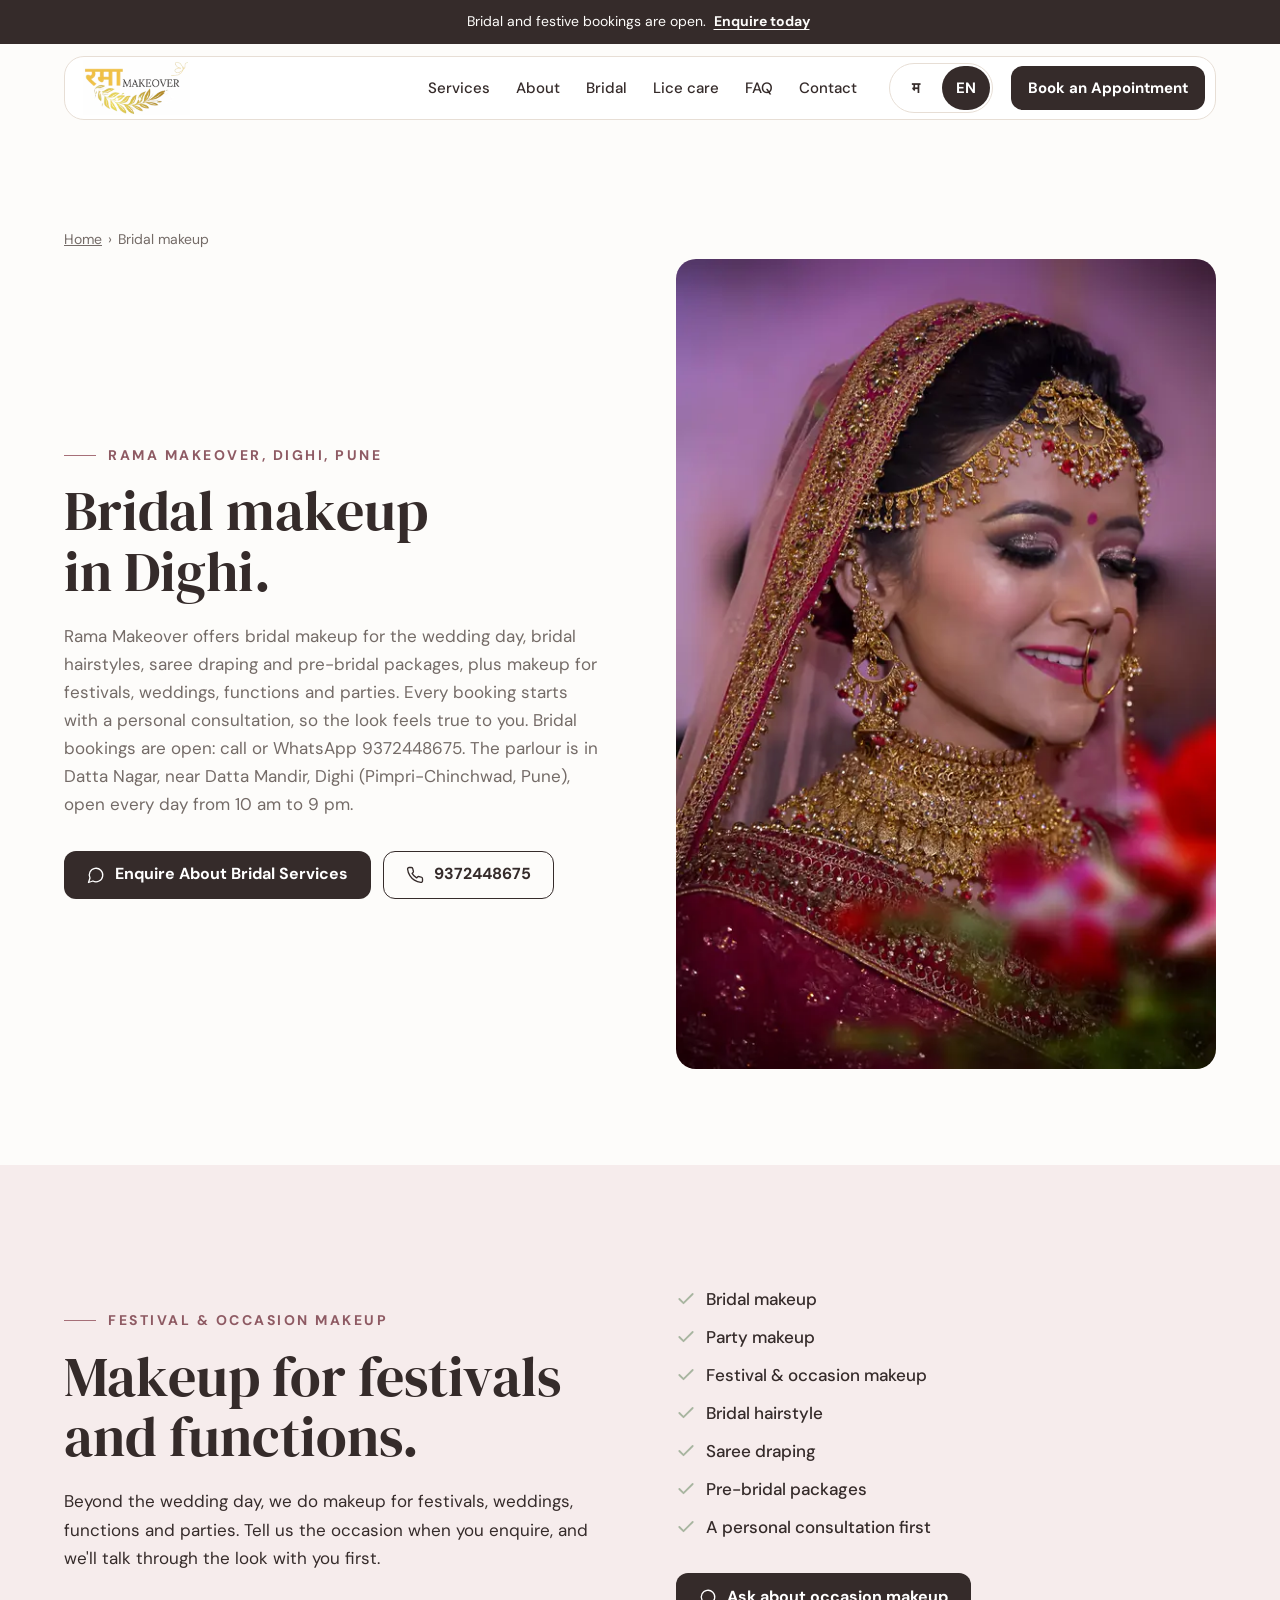
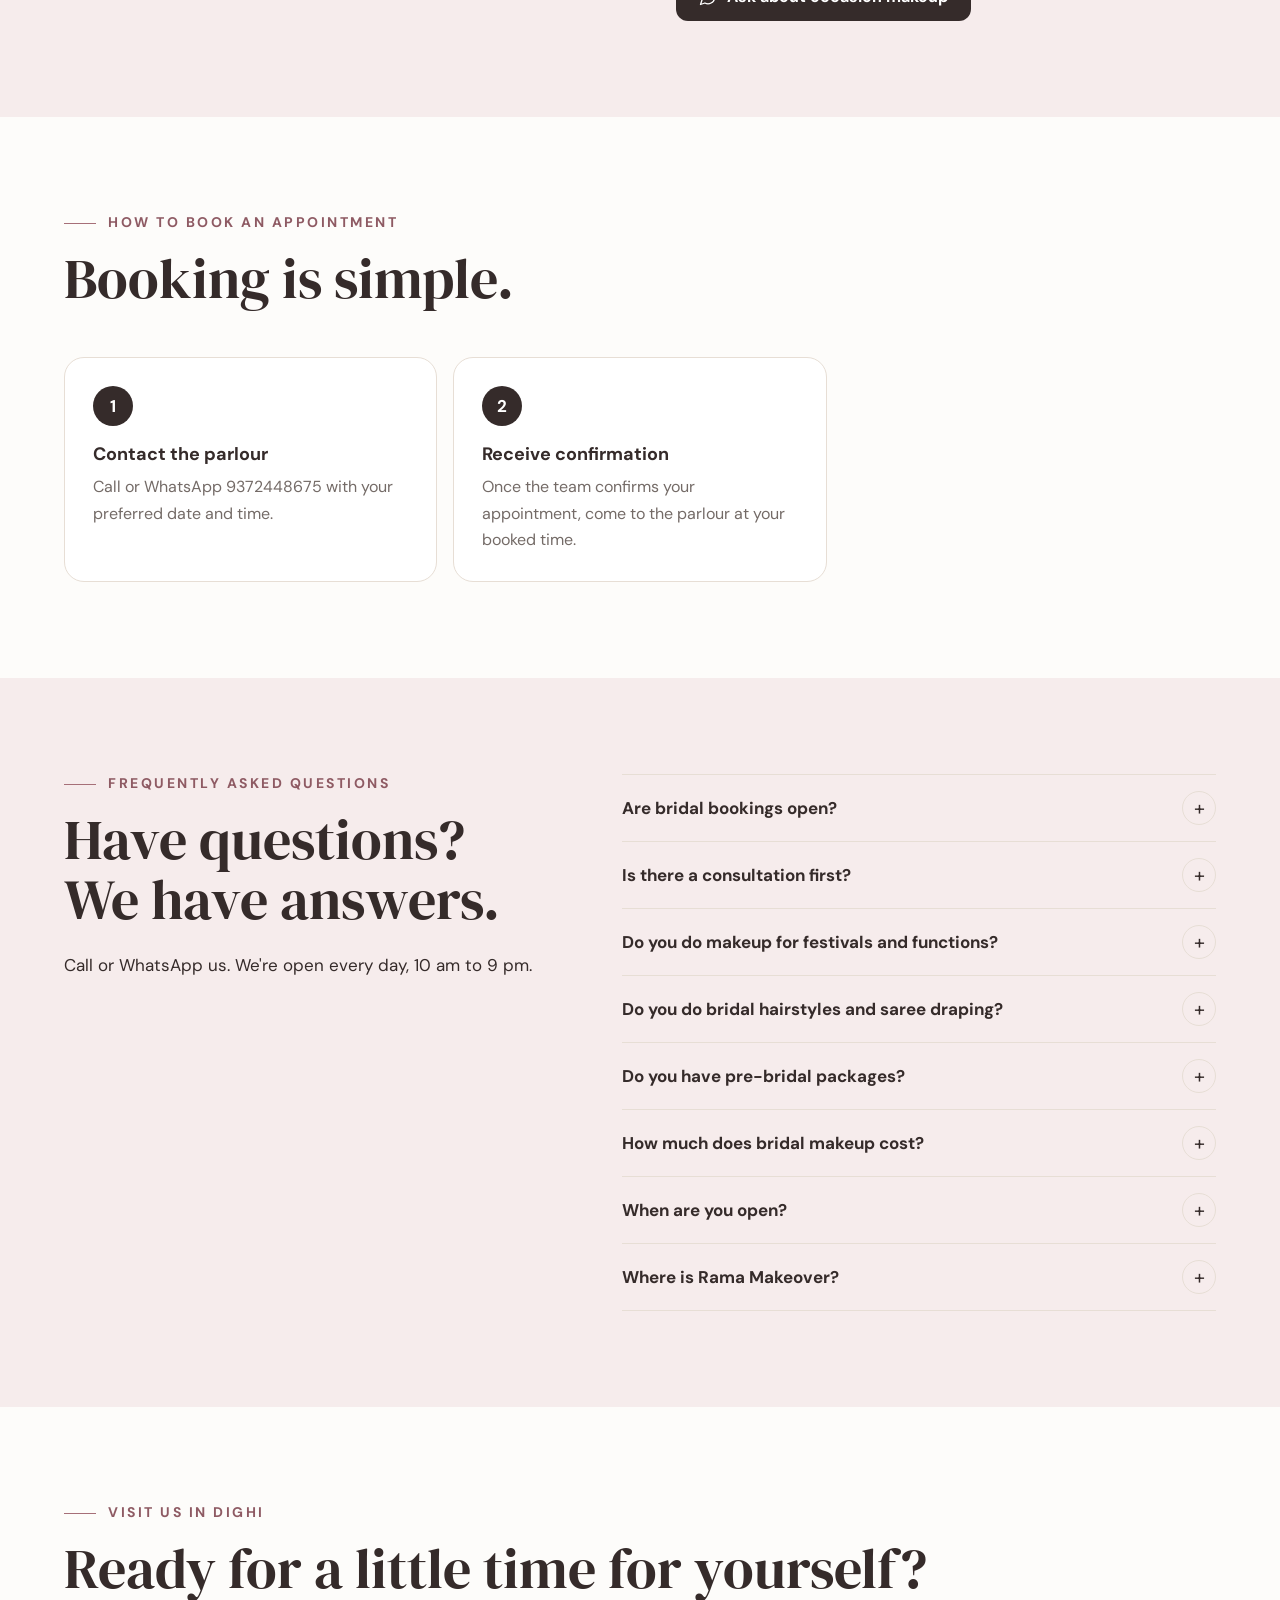
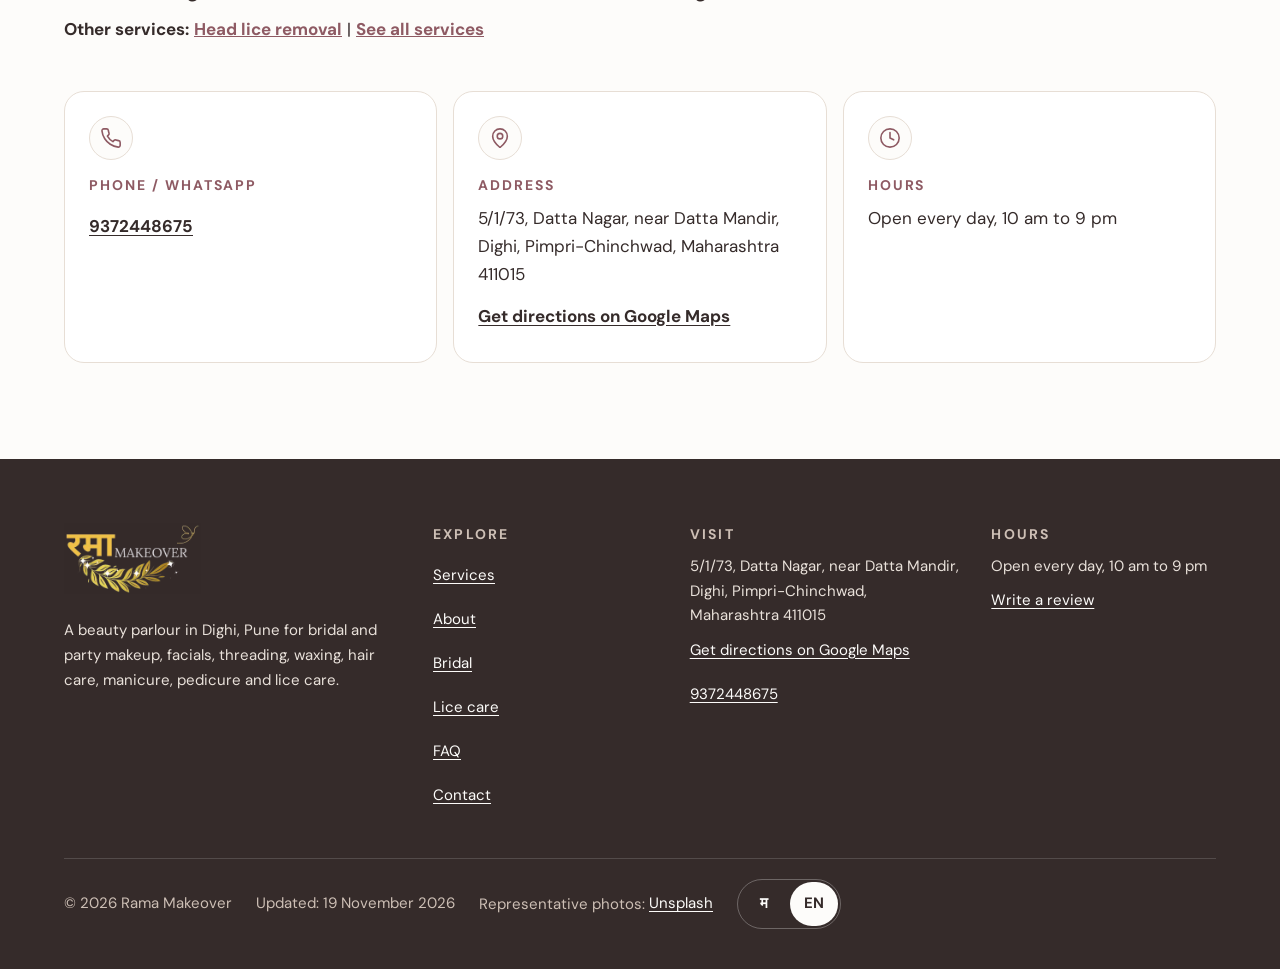
<file: bridal-makeup/index.html>
<!doctype html>
<html lang="en">
<head>
<meta charset="utf-8">
<meta name="viewport" content="width=device-width, initial-scale=1">
<title>Bridal Makeup in Dighi, Pune | Rama Makeover</title>
<meta name="description" content="Bridal makeup, bridal hairstyles, saree draping and party makeup at Rama Makeover, Dighi, Pune. Personal consultation first. Call or WhatsApp 9372448675.">
<link rel="canonical" href="https://ramamakeover.github.io/bridal-makeup/">
<link rel="alternate" hreflang="en" href="https://ramamakeover.github.io/bridal-makeup/">
<link rel="alternate" hreflang="mr" href="https://ramamakeover.github.io/mr/bridal-makeup/">
<link rel="alternate" hreflang="x-default" href="https://ramamakeover.github.io/bridal-makeup/">
<meta property="og:url" content="https://ramamakeover.github.io/bridal-makeup/">
<meta property="og:type" content="website">
<meta property="og:title" content="Bridal Makeup in Dighi, Pune | Rama Makeover">
<meta property="og:description" content="Bridal makeup, bridal hairstyles, saree draping and party makeup at Rama Makeover, Dighi, Pune. Personal consultation first. Call or WhatsApp 9372448675.">
<meta property="og:site_name" content="Rama Makeover">
<meta property="og:image" content="https://ramamakeover.github.io/images/og.jpg">
<meta property="og:image:width" content="1200">
<meta property="og:image:height" content="630">
<meta property="og:image:alt" content="Rama Makeover, beauty parlour in Dighi, near Datta Mandir">
<meta name="twitter:card" content="summary_large_image">
<meta name="robots" content="index, follow, max-image-preview:large">
<meta name="author" content="Rama Makeover">
<meta name="theme-color" content="#FDFCFA">
<link rel="icon" href="../icon-48.png?v=3" type="image/png" sizes="48x48">
<link rel="apple-touch-icon" href="../apple-touch-icon.png?v=3">
<link rel="stylesheet" href="../style.css?v=2b2fc5b1-baf1b8">
<script>document.documentElement.classList.add("js")</script>
<script src="../script.js?v=2b2fc5b1-baf1b8" defer></script>
<script type="application/ld+json">
{
  "@context": "https://schema.org",
  "@graph": [
    {
      "@type": "WebPage",
      "@id": "https://ramamakeover.github.io/bridal-makeup/#webpage",
      "url": "https://ramamakeover.github.io/bridal-makeup/",
      "name": "Bridal Makeup in Dighi, Pune | Rama Makeover",
      "inLanguage": "en",
      "isPartOf": {
        "@id": "https://ramamakeover.github.io/#website"
      },
      "about": {
        "@id": "https://ramamakeover.github.io/bridal-makeup/#service"
      },
      "breadcrumb": {
        "@id": "https://ramamakeover.github.io/bridal-makeup/#breadcrumb"
      },
      "datePublished": "2026-10-30",
      "dateModified": "2026-11-19"
    },
    {
      "@type": "BreadcrumbList",
      "@id": "https://ramamakeover.github.io/bridal-makeup/#breadcrumb",
      "itemListElement": [
        {
          "@type": "ListItem",
          "position": 1,
          "name": "Home",
          "item": "https://ramamakeover.github.io/"
        },
        {
          "@type": "ListItem",
          "position": 2,
          "name": "Bridal makeup",
          "item": "https://ramamakeover.github.io/bridal-makeup/"
        }
      ]
    },
    {
      "@type": "Service",
      "@id": "https://ramamakeover.github.io/bridal-makeup/#service",
      "name": "Bridal makeup",
      "serviceType": "Bridal makeup",
      "description": "Rama Makeover offers bridal makeup for the wedding day, bridal hairstyles, saree draping and pre-bridal packages, plus makeup for festivals, weddings, functions and parties. Every booking starts with a personal consultation, so the look feels true to you. Bridal bookings are open: call or WhatsApp 9372448675. The parlour is in Datta Nagar, near Datta Mandir, Dighi (Pimpri-Chinchwad, Pune), open every day from 10 am to 9 pm.",
      "url": "https://ramamakeover.github.io/bridal-makeup/",
      "provider": {
        "@type": "BeautySalon",
        "@id": "https://ramamakeover.github.io/#business",
        "name": "Rama Makeover"
      },
      "areaServed": {
        "@type": "Place",
        "name": "Dighi, Pimpri-Chinchwad, Pune"
      }
    }
  ]
}
</script>
<script type="application/ld+json">
{
  "@context": "https://schema.org",
  "@type": "FAQPage",
  "mainEntity": [
    {
      "@type": "Question",
      "name": "Are bridal bookings open?",
      "acceptedAnswer": {
        "@type": "Answer",
        "text": "Yes, bridal bookings are open. Call or WhatsApp 9372448675 to enquire."
      }
    },
    {
      "@type": "Question",
      "name": "Is there a consultation first?",
      "acceptedAnswer": {
        "@type": "Answer",
        "text": "Yes. Every booking starts with a personal consultation, so your look suits you."
      }
    },
    {
      "@type": "Question",
      "name": "Do you do makeup for festivals and functions?",
      "acceptedAnswer": {
        "@type": "Answer",
        "text": "Yes. We do makeup for festivals, weddings, functions and parties."
      }
    },
    {
      "@type": "Question",
      "name": "Do you do bridal hairstyles and saree draping?",
      "acceptedAnswer": {
        "@type": "Answer",
        "text": "Yes. We do bridal hairstyles and saree draping. Call or WhatsApp 9372448675 to book."
      }
    },
    {
      "@type": "Question",
      "name": "Do you have pre-bridal packages?",
      "acceptedAnswer": {
        "@type": "Answer",
        "text": "Yes. Call or WhatsApp 9372448675 to ask what's included and the charges."
      }
    },
    {
      "@type": "Question",
      "name": "How much does bridal makeup cost?",
      "acceptedAnswer": {
        "@type": "Answer",
        "text": "Charges depend on the service. Please call or WhatsApp 9372448675."
      }
    },
    {
      "@type": "Question",
      "name": "When are you open?",
      "acceptedAnswer": {
        "@type": "Answer",
        "text": "Every day, 10 am to 9 pm."
      }
    },
    {
      "@type": "Question",
      "name": "Where is Rama Makeover?",
      "acceptedAnswer": {
        "@type": "Answer",
        "text": "5/1/73, Datta Nagar, near Datta Mandir, Dighi, Pimpri-Chinchwad, Maharashtra 411015."
      }
    }
  ]
}
</script>
</head>
<body>
<a class="skip" href="#main">Skip to main content</a>
<div class="announce">Bridal and festive bookings are open. <a href="https://wa.me/919372448675?text=Hello%2C%20I%27d%20like%20to%20enquire%20about%20bridal%20/%20festive%20makeup.">Enquire today</a></div>

<header class="site-header">
  <div class="wrap">
    <div class="bar-inner">
      <a class="logo-link" href="../"><span class="logo-art"><img src="../images/logo-light-320.webp" srcset="../images/logo-light-320.webp 320w, ../images/logo-light-480.webp 480w, ../images/logo-light-960.webp 960w" sizes="(min-width:600px) 140px, 100px" width="960" height="504" alt="रमा मेकओव्हर (Rama Makeover)"><span aria-hidden="true"><i class="tw" style="left:13.6%;top:52.7%;--s:4.6;--d:0s"></i><i class="tw" style="left:16.9%;top:58.2%;--s:5.2;--d:1.1s"></i><i class="tw" style="left:21.1%;top:48.5%;--s:2.6;--d:2.3s"></i><i class="tw" style="left:31.6%;top:70%;--s:4.8;--d:0.6s"></i><i class="tw" style="left:52.8%;top:69.9%;--s:4.6;--d:1.7s"></i><i class="tw" style="left:77.7%;top:56.5%;--s:5.4;--d:2.8s"></i><i class="tw" style="left:81.9%;top:68.5%;--s:2.6;--d:0.3s"></i></span></span></a>
      <button class="menu-btn" type="button" aria-expanded="false" aria-controls="site-nav"><svg class="ico" viewBox="0 0 24 24" aria-hidden="true"><path d="M4 6h16M4 12h16M4 18h16"/></svg><span class="menu-txt">Menu</span></button>
      <nav id="site-nav" class="nav" aria-label="Main menu"><a href="../#services">Services</a><a href="../#about">About</a><a href="../bridal-makeup/">Bridal</a><a href="../head-lice-removal/">Lice care</a><a href="../#faq">FAQ</a><a href="../#contact">Contact</a></nav>
      <div class="lang-switch" role="group" aria-label="Choose language"><a href="../mr/bridal-makeup/" lang="mr" hreflang="mr"><span aria-hidden="true">म</span><span class="vh">मराठी</span></a><a href="./" lang="en" hreflang="en" aria-current="page"><span aria-hidden="true">EN</span><span class="vh">English</span></a></div>
      <a class="btn btn-primary btn-sm header-cta" href="https://wa.me/919372448675?text=Hello%2C%20I%27d%20like%20to%20enquire%20about%20an%20appointment.%20Please%20share%20available%20times%20and%20service%20details.">Book an Appointment</a>
    </div>
  </div>
</header>

<main id="main">
  <section class="block svc-top">
    <div class="wrap">
      <nav class="crumbs" aria-label="Breadcrumb"><ol><li><a href="../">Home</a></li><li aria-current="page">Bridal makeup</li></ol></nav>
      <div class="split">
        <div>
          <h1 class="title"><span class="eyebrow">Rama Makeover, Dighi, Pune</span> Bridal makeup in Dighi.</h1>
          <p class="intro">Rama Makeover offers bridal makeup for the wedding day, bridal hairstyles, saree draping and pre-bridal packages, plus makeup for festivals, weddings, functions and parties. Every booking starts with a personal consultation, so the look feels true to you. Bridal bookings are open: call or WhatsApp 9372448675. The parlour is in Datta Nagar, near Datta Mandir, Dighi (Pimpri-Chinchwad, Pune), open every day from 10 am to 9 pm.</p>
          <div class="ctas"><a class="btn btn-primary" href="https://wa.me/919372448675?text=Hello%2C%20I%27d%20like%20to%20enquire%20about%20bridal%20makeup."><svg class="ico" viewBox="0 0 24 24" aria-hidden="true"><path d="M7.9 20A9 9 0 1 0 4 16.1L2 22Z"/></svg>Enquire About Bridal Services</a><a class="btn btn-secondary" href="tel:+919372448675"><svg class="ico" viewBox="0 0 24 24" aria-hidden="true"><path d="M22 16.92v3a2 2 0 0 1-2.18 2 19.79 19.79 0 0 1-8.63-3.07 19.5 19.5 0 0 1-6-6 19.79 19.79 0 0 1-3.07-8.67A2 2 0 0 1 4.11 2h3a2 2 0 0 1 2 1.72 12.84 12.84 0 0 0 .7 2.81 2 2 0 0 1-.45 2.11L8.09 9.91a16 16 0 0 0 6 6l1.27-1.27a2 2 0 0 1 2.11-.45 12.84 12.84 0 0 0 2.81.7A2 2 0 0 1 22 16.92z"/></svg>9372448675</a></div>
        </div>
        <div class="svc-photo sk"><img src="../images/stock/bridal-portrait-800.webp" srcset="../images/stock/bridal-portrait-560.webp 560w, ../images/stock/bridal-portrait-800.webp 800w, ../images/stock/bridal-portrait-1100.webp 1100w" sizes="(min-width:1248px) 564px, (min-width:768px) calc(50vw - 60px), calc(100vw - 48px)" width="1100" height="1649" alt="A bride in red with gold jewellery (representative photo)" fetchpriority="high"></div>
      </div>
    </div>
  </section>

  <section class="block alt">
    <div class="wrap split">
      <div data-reveal><h2 class="title"><span class="eyebrow">Festival & occasion makeup</span> Makeup for festivals and functions.</h2><p class="intro">Beyond the wedding day, we do makeup for festivals, weddings, functions and parties. Tell us the occasion when you enquire, and we'll talk through the look with you first.</p></div>
      <div data-reveal><ul class="offer"><li><svg class="ico" viewBox="0 0 24 24" aria-hidden="true"><path d="M20 6 9 17l-5-5"/></svg>Bridal makeup</li><li><svg class="ico" viewBox="0 0 24 24" aria-hidden="true"><path d="M20 6 9 17l-5-5"/></svg>Party makeup</li><li><svg class="ico" viewBox="0 0 24 24" aria-hidden="true"><path d="M20 6 9 17l-5-5"/></svg>Festival & occasion makeup</li><li><svg class="ico" viewBox="0 0 24 24" aria-hidden="true"><path d="M20 6 9 17l-5-5"/></svg>Bridal hairstyle</li><li><svg class="ico" viewBox="0 0 24 24" aria-hidden="true"><path d="M20 6 9 17l-5-5"/></svg>Saree draping</li><li><svg class="ico" viewBox="0 0 24 24" aria-hidden="true"><path d="M20 6 9 17l-5-5"/></svg>Pre-bridal packages</li><li><svg class="ico" viewBox="0 0 24 24" aria-hidden="true"><path d="M20 6 9 17l-5-5"/></svg>A personal consultation first</li></ul><div class="ctas"><a class="btn btn-primary" href="https://wa.me/919372448675?text=Hello%2C%20I%27d%20like%20to%20enquire%20about%20festival%20/%20occasion%20makeup."><svg class="ico" viewBox="0 0 24 24" aria-hidden="true"><path d="M7.9 20A9 9 0 1 0 4 16.1L2 22Z"/></svg>Ask about occasion makeup</a></div></div>
    </div>
  </section>

  <section class="block" id="book">
    <div class="wrap">
      <div data-reveal><h2 class="title"><span class="eyebrow">How to book an appointment</span> Booking is simple.</h2></div>
      <ol class="steps"><li data-reveal style="--i:0"><h3>Contact the parlour</h3><p>Call or WhatsApp 9372448675 with your preferred date and time.</p></li><li data-reveal style="--i:1"><h3>Receive confirmation</h3><p>Once the team confirms your appointment, come to the parlour at your booked time.</p></li></ol>
    </div>
  </section>

  <section class="block alt" id="faq">
    <div class="wrap faq-grid">
      <div data-reveal><h2 class="title"><span class="eyebrow">Frequently asked questions</span> Have questions? We have answers.</h2><p class="intro">Call or WhatsApp us. We're open every day, 10 am to 9 pm.</p></div>
      <div class="faq" data-reveal><details><summary>Are bridal bookings open?</summary><p>Yes, bridal bookings are open. Call or WhatsApp 9372448675 to enquire.</p></details><details><summary>Is there a consultation first?</summary><p>Yes. Every booking starts with a personal consultation, so your look suits you.</p></details><details><summary>Do you do makeup for festivals and functions?</summary><p>Yes. We do makeup for festivals, weddings, functions and parties.</p></details><details><summary>Do you do bridal hairstyles and saree draping?</summary><p>Yes. We do bridal hairstyles and saree draping. Call or WhatsApp 9372448675 to book.</p></details><details><summary>Do you have pre-bridal packages?</summary><p>Yes. Call or WhatsApp 9372448675 to ask what's included and the charges.</p></details><details><summary>How much does bridal makeup cost?</summary><p>Charges depend on the service. Please call or WhatsApp 9372448675.</p></details><details><summary>When are you open?</summary><p>Every day, 10 am to 9 pm.</p></details><details><summary>Where is Rama Makeover?</summary><p>5/1/73, Datta Nagar, near Datta Mandir, Dighi, Pimpri-Chinchwad, Maharashtra 411015.</p></details></div>
    </div>
  </section>

  <section class="block" id="contact">
    <div class="wrap">
      <div data-reveal><h2 class="title"><span class="eyebrow">Visit us in Dighi</span> Ready for a little time for yourself?</h2>
        <p class="more"><b>Other services:</b> <a href="../head-lice-removal/">Head lice removal</a> | <a href="../#services">See all services</a></p></div>
      <div class="contact">
        <div data-reveal style="--i:0"><div class="badge"><svg class="ico" viewBox="0 0 24 24" aria-hidden="true"><path d="M22 16.92v3a2 2 0 0 1-2.18 2 19.79 19.79 0 0 1-8.63-3.07 19.5 19.5 0 0 1-6-6 19.79 19.79 0 0 1-3.07-8.67A2 2 0 0 1 4.11 2h3a2 2 0 0 1 2 1.72 12.84 12.84 0 0 0 .7 2.81 2 2 0 0 1-.45 2.11L8.09 9.91a16 16 0 0 0 6 6l1.27-1.27a2 2 0 0 1 2.11-.45 12.84 12.84 0 0 0 2.81.7A2 2 0 0 1 22 16.92z"/></svg></div><h3>Phone / WhatsApp</h3><p><a href="tel:+919372448675">9372448675</a></p></div>
        <div data-reveal style="--i:1"><div class="badge"><svg class="ico" viewBox="0 0 24 24" aria-hidden="true"><path d="M20 10c0 4.99-5.54 10.19-7.4 11.8a1 1 0 0 1-1.2 0C9.54 20.19 4 14.99 4 10a8 8 0 0 1 16 0"/><circle cx="12" cy="10" r="3"/></svg></div><h3>Address</h3><p>5/1/73, Datta Nagar, near Datta Mandir, Dighi, Pimpri-Chinchwad, Maharashtra 411015</p><p><a href="https://maps.app.goo.gl/stxkixWMnrQmzfCd6">Get directions on Google Maps</a></p></div>
        <div data-reveal style="--i:2"><div class="badge"><svg class="ico" viewBox="0 0 24 24" aria-hidden="true"><circle cx="12" cy="12" r="10"/><path d="M12 6v6l4 2"/></svg></div><h3>Hours</h3><p>Open every day, 10 am to 9 pm</p></div>
      </div>
    </div>
  </section>
</main>
<footer>
  <div class="wrap">
    <div class="cols">
      <div><a class="logo-chip" href="../"><span class="logo-art"><img src="../images/logo-dark-320.webp" srcset="../images/logo-dark-320.webp 320w, ../images/logo-dark-480.webp 480w, ../images/logo-dark-960.webp 960w" sizes="(min-width:600px) 140px, 100px" width="960" height="504" alt="Rama Makeover" loading="lazy"><span aria-hidden="true"><i class="tw" style="left:13.6%;top:52.7%;--s:4.6;--d:0s"></i><i class="tw" style="left:16.9%;top:58.2%;--s:5.2;--d:1.1s"></i><i class="tw" style="left:21.1%;top:48.5%;--s:2.6;--d:2.3s"></i><i class="tw" style="left:31.6%;top:70%;--s:4.8;--d:0.6s"></i><i class="tw" style="left:52.8%;top:69.9%;--s:4.6;--d:1.7s"></i><i class="tw" style="left:77.7%;top:56.5%;--s:5.4;--d:2.8s"></i><i class="tw" style="left:81.9%;top:68.5%;--s:2.6;--d:0.3s"></i></span></span></a><p class="brand-line">A beauty parlour in Dighi, Pune for bridal and party makeup, facials, threading, waxing, hair care, manicure, pedicure and lice care.</p></div>
      <div><h3>Explore</h3><ul><li><a href="../#services">Services</a></li><li><a href="../#about">About</a></li><li><a href="../bridal-makeup/">Bridal</a></li><li><a href="../head-lice-removal/">Lice care</a></li><li><a href="../#faq">FAQ</a></li><li><a href="../#contact">Contact</a></li></ul></div>
      <div><h3>Visit</h3><p>5/1/73, Datta Nagar, near Datta Mandir, Dighi, Pimpri-Chinchwad, Maharashtra 411015</p><p><a href="https://maps.app.goo.gl/stxkixWMnrQmzfCd6">Get directions on Google Maps</a></p><p><a href="tel:+919372448675">9372448675</a></p></div>
      <div><h3>Hours</h3><p>Open every day, 10 am to 9 pm</p><p><a href="../review/">Write a review</a></p></div>
    </div>
    <div class="small"><span>© 2026 Rama Makeover</span><span>Updated: <time datetime="2026-11-19">19 November 2026</time></span><span>Representative photos: <a href="https://unsplash.com/license">Unsplash</a></span><div class="lang-switch on-dark" role="group" aria-label="Choose language"><a href="../mr/bridal-makeup/" lang="mr" hreflang="mr"><span aria-hidden="true">म</span><span class="vh">मराठी</span></a><a href="./" lang="en" hreflang="en" aria-current="page"><span aria-hidden="true">EN</span><span class="vh">English</span></a></div></div>
  </div>
</footer>

<div class="mbar"><a href="tel:+919372448675"><svg class="ico" viewBox="0 0 24 24" aria-hidden="true"><path d="M22 16.92v3a2 2 0 0 1-2.18 2 19.79 19.79 0 0 1-8.63-3.07 19.5 19.5 0 0 1-6-6 19.79 19.79 0 0 1-3.07-8.67A2 2 0 0 1 4.11 2h3a2 2 0 0 1 2 1.72 12.84 12.84 0 0 0 .7 2.81 2 2 0 0 1-.45 2.11L8.09 9.91a16 16 0 0 0 6 6l1.27-1.27a2 2 0 0 1 2.11-.45 12.84 12.84 0 0 0 2.81.7A2 2 0 0 1 22 16.92z"/></svg>Call</a><a href="https://wa.me/919372448675?text=Hello%2C%20I%27d%20like%20to%20enquire%20about%20an%20appointment.%20Please%20share%20available%20times%20and%20service%20details."><svg class="ico" viewBox="0 0 24 24" aria-hidden="true"><path d="M7.9 20A9 9 0 1 0 4 16.1L2 22Z"/></svg>WhatsApp</a></div>
</body>
</html>
</file>
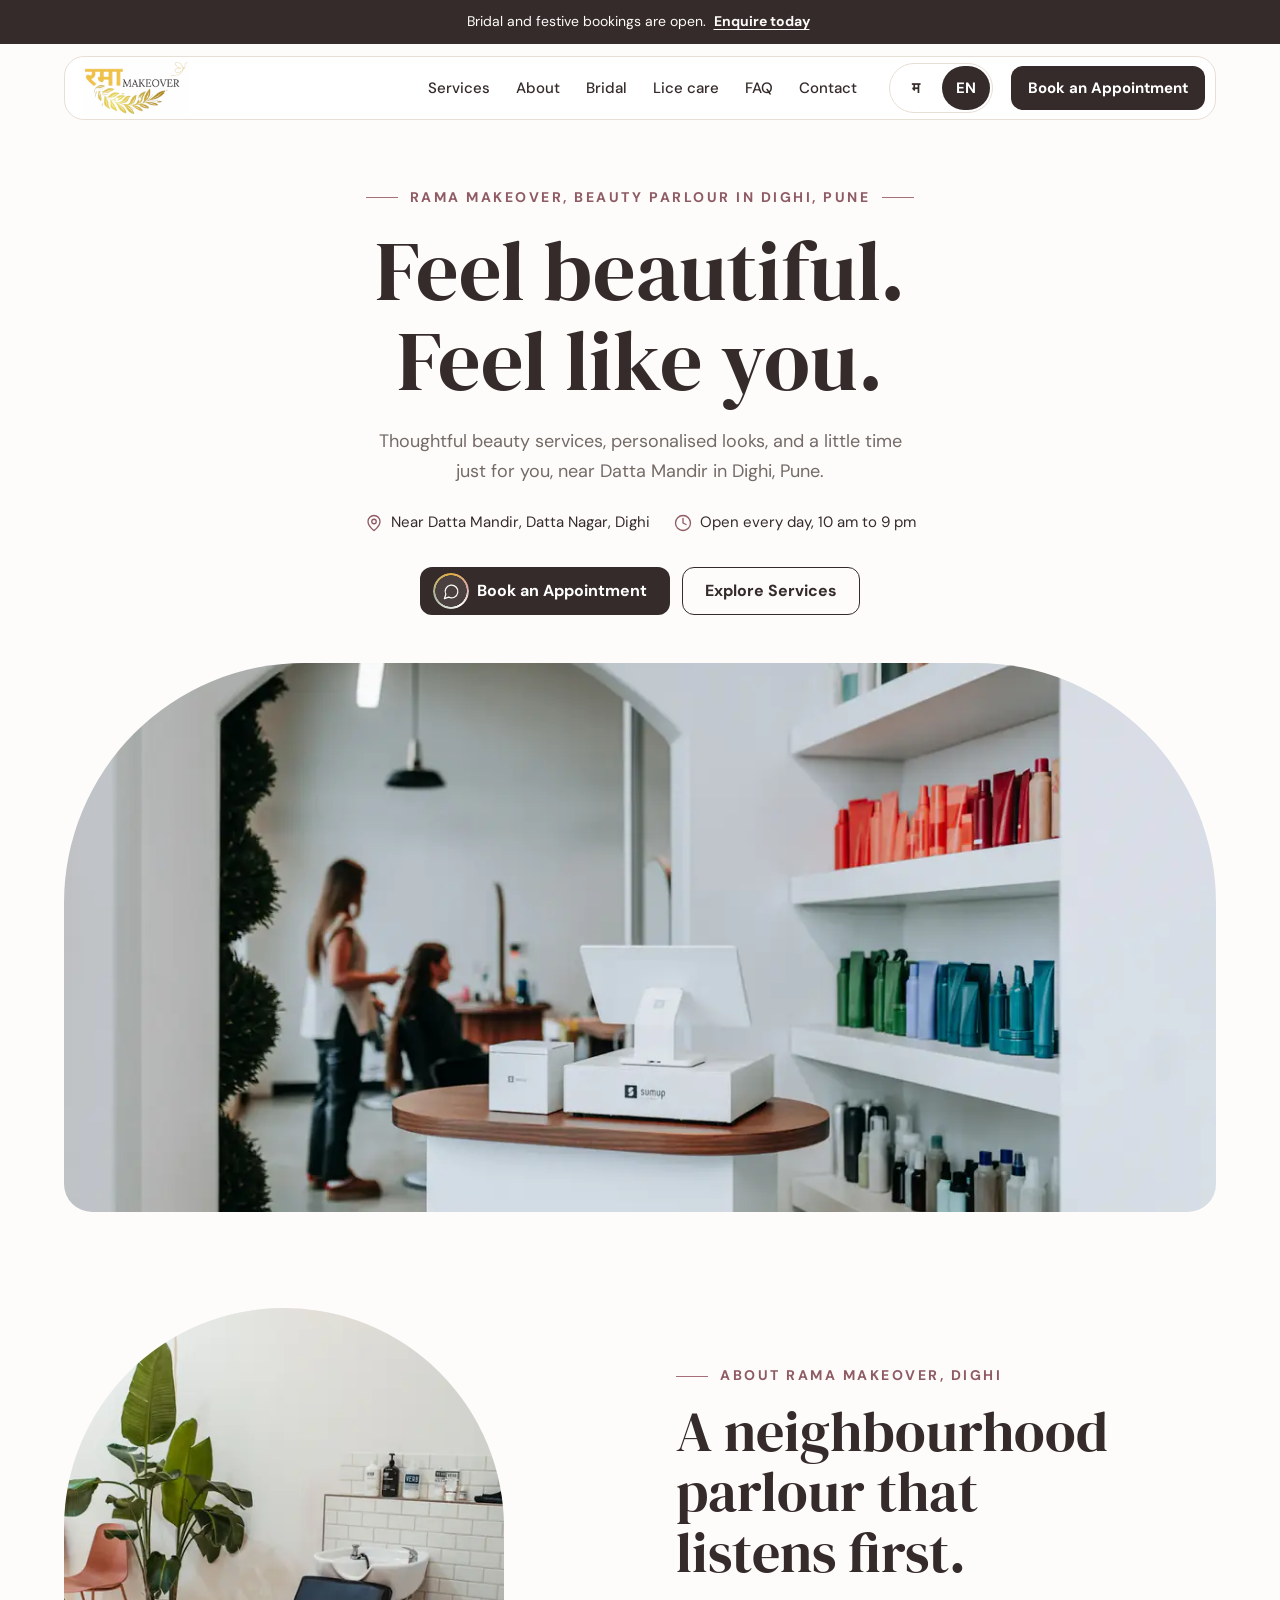
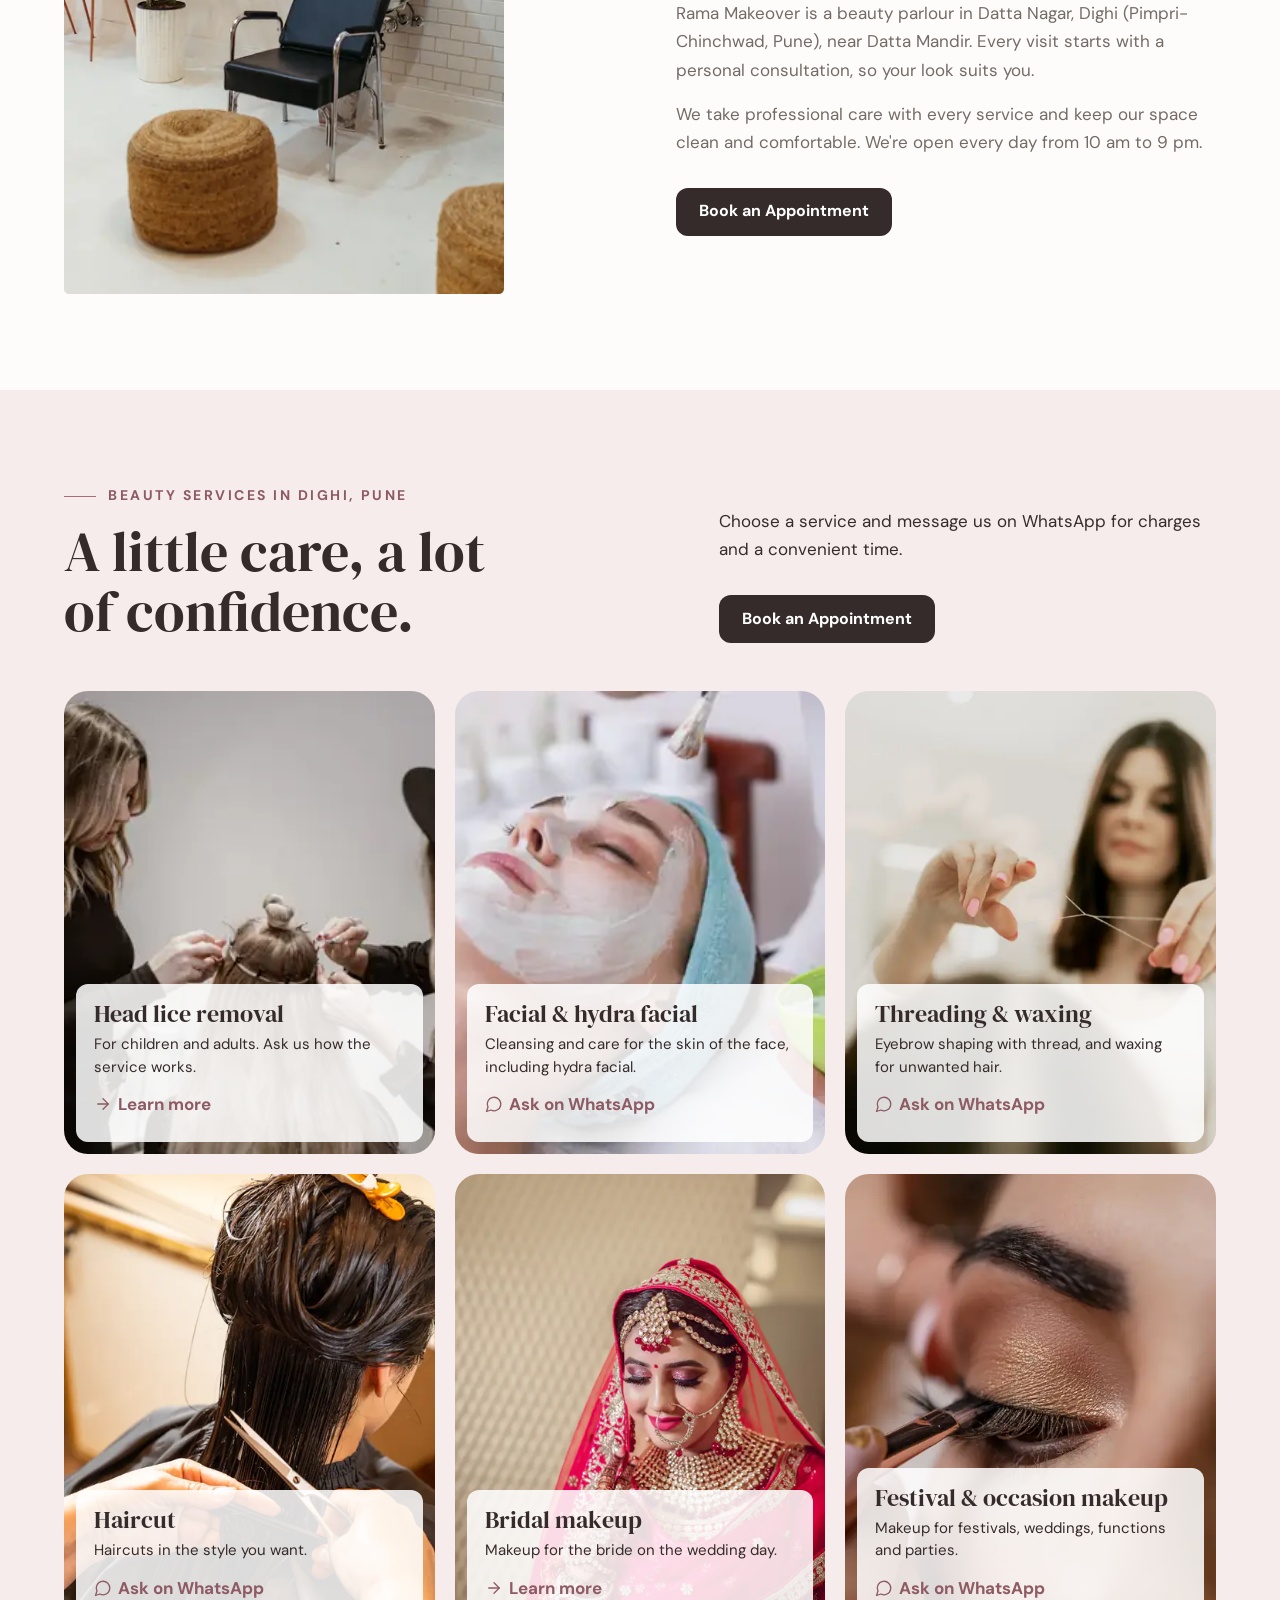
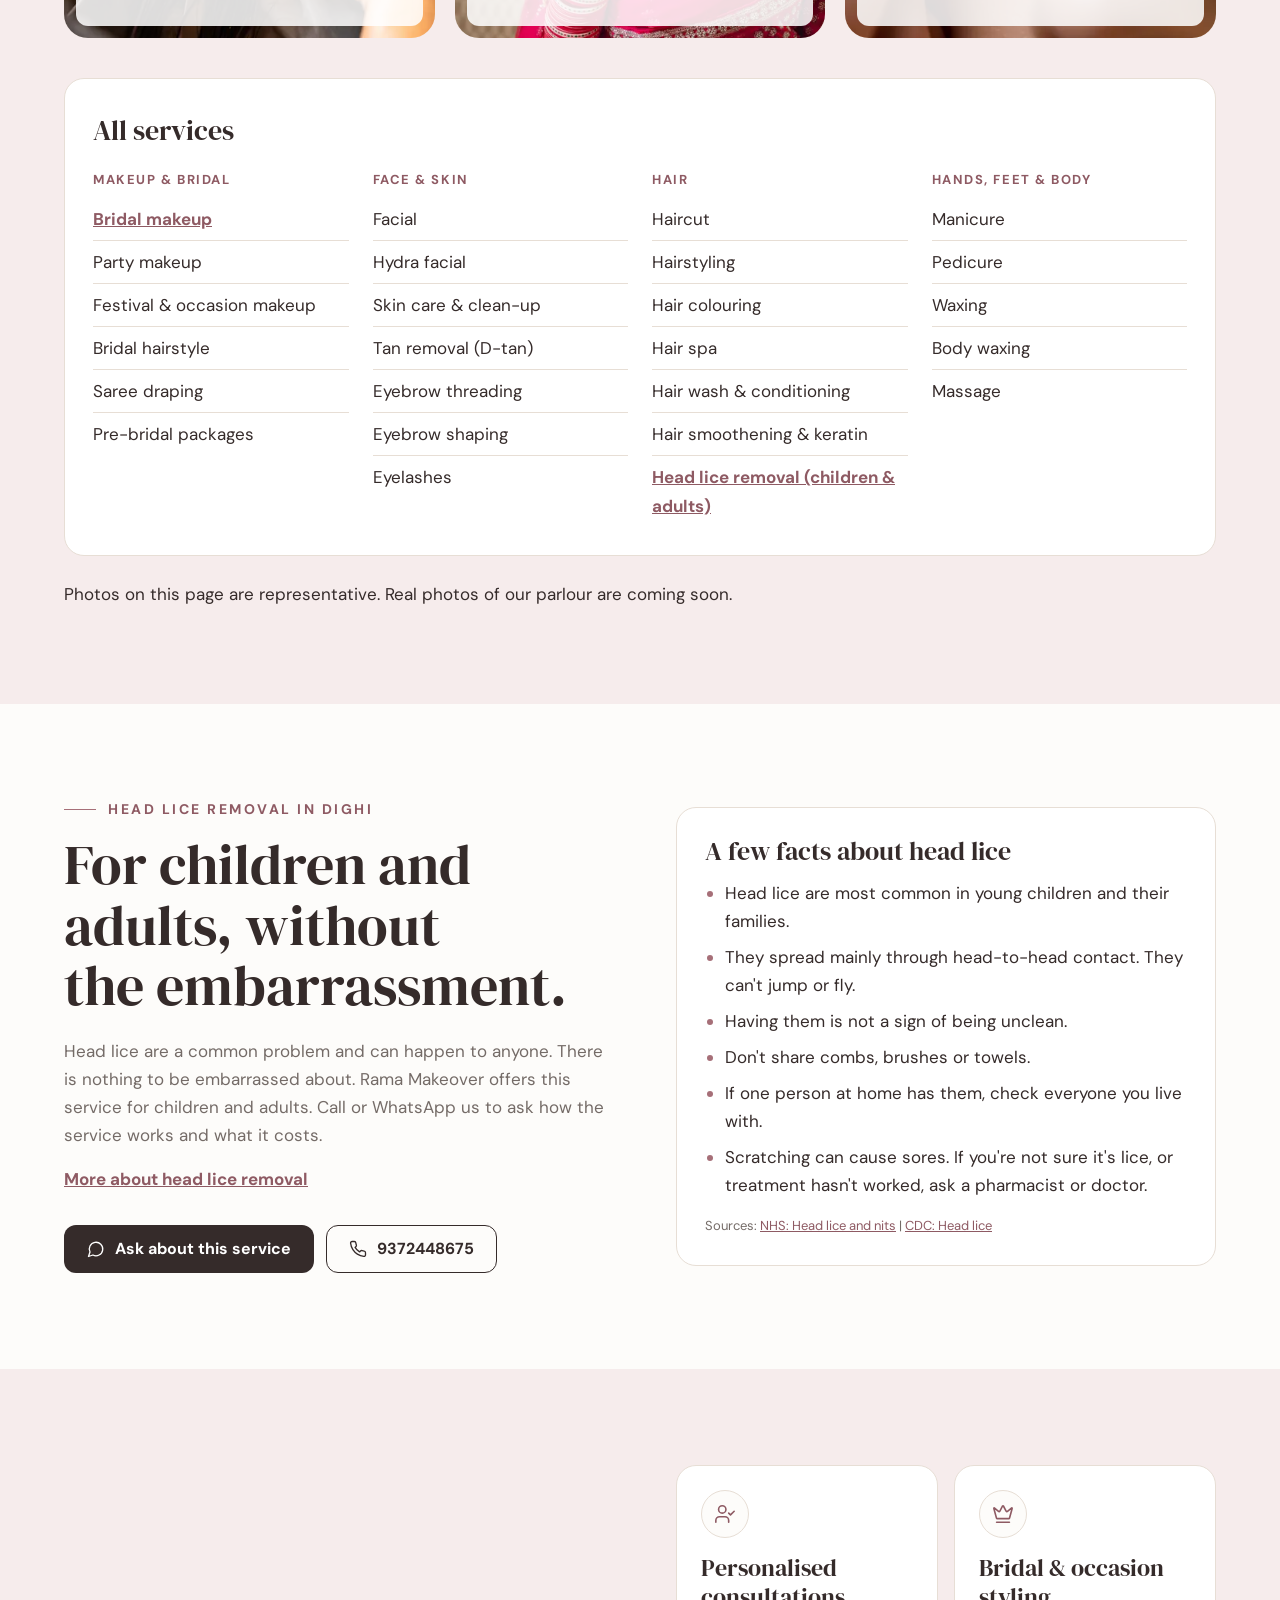
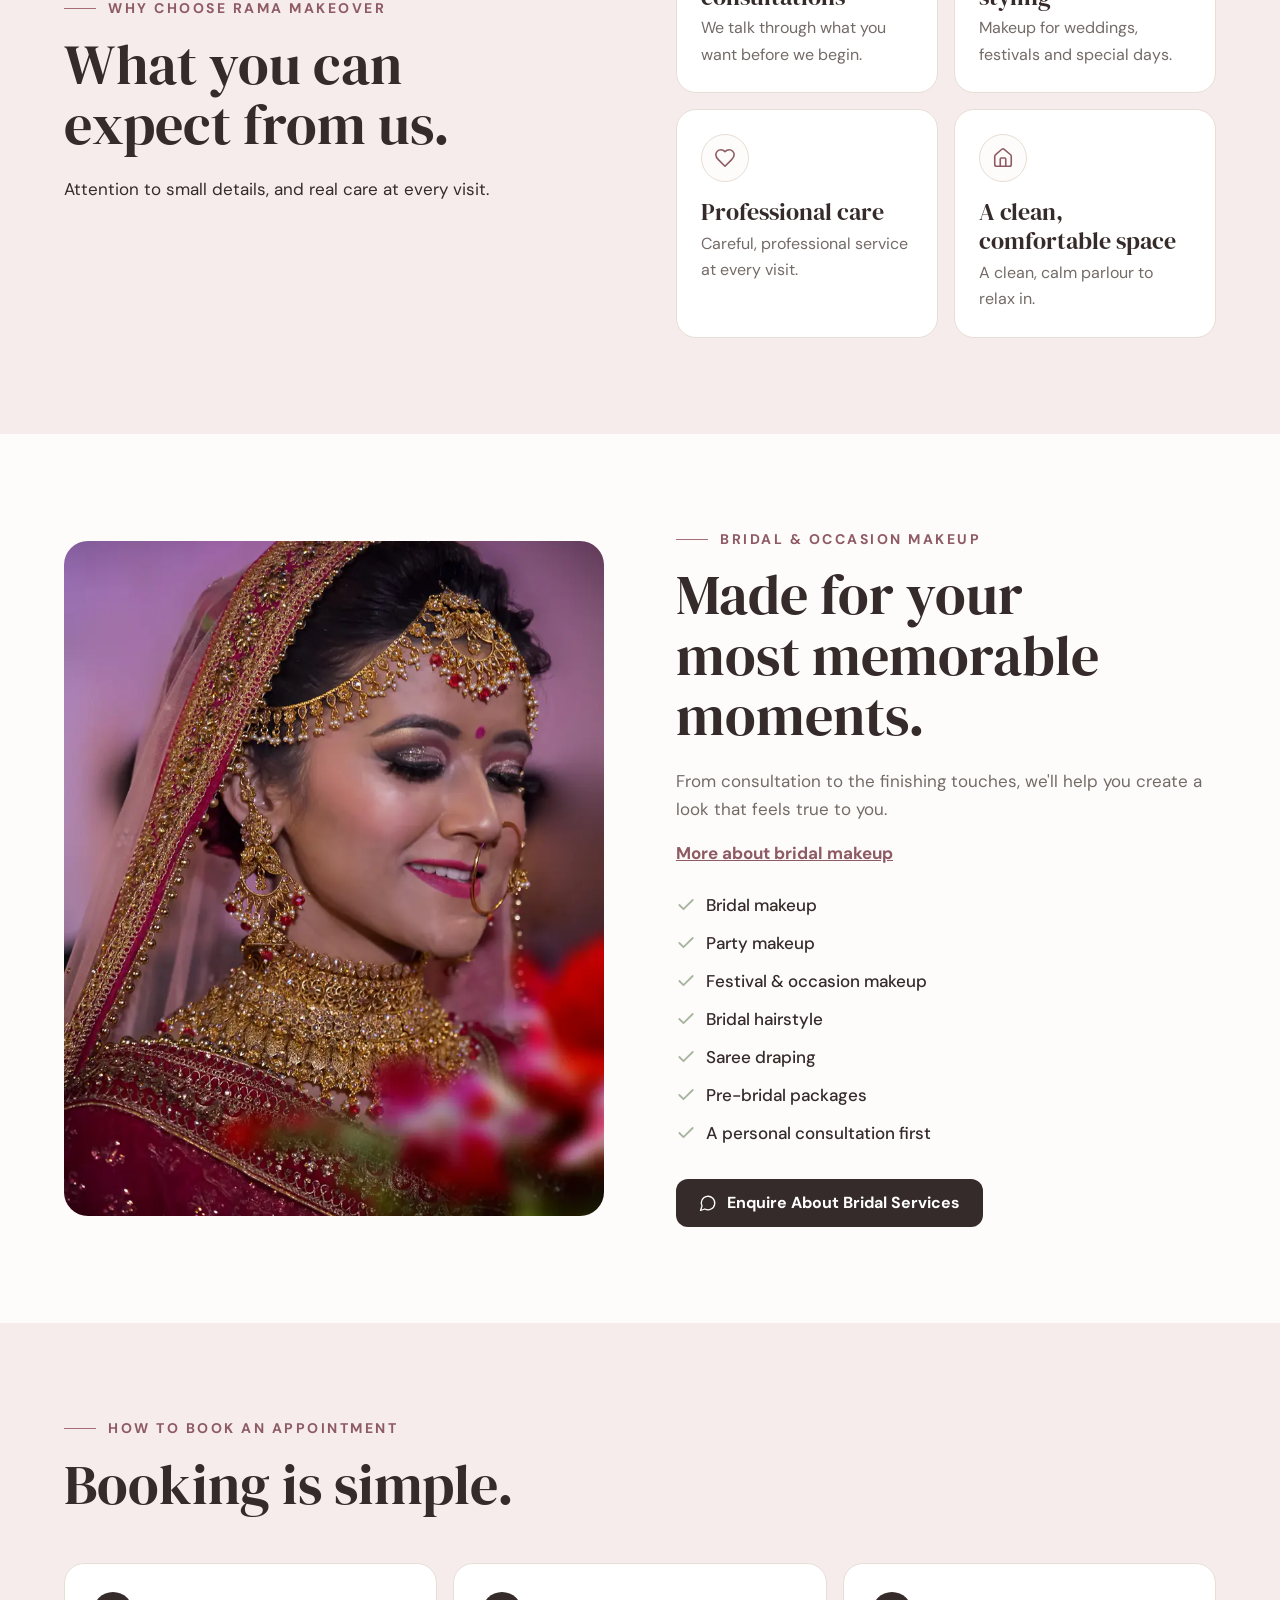
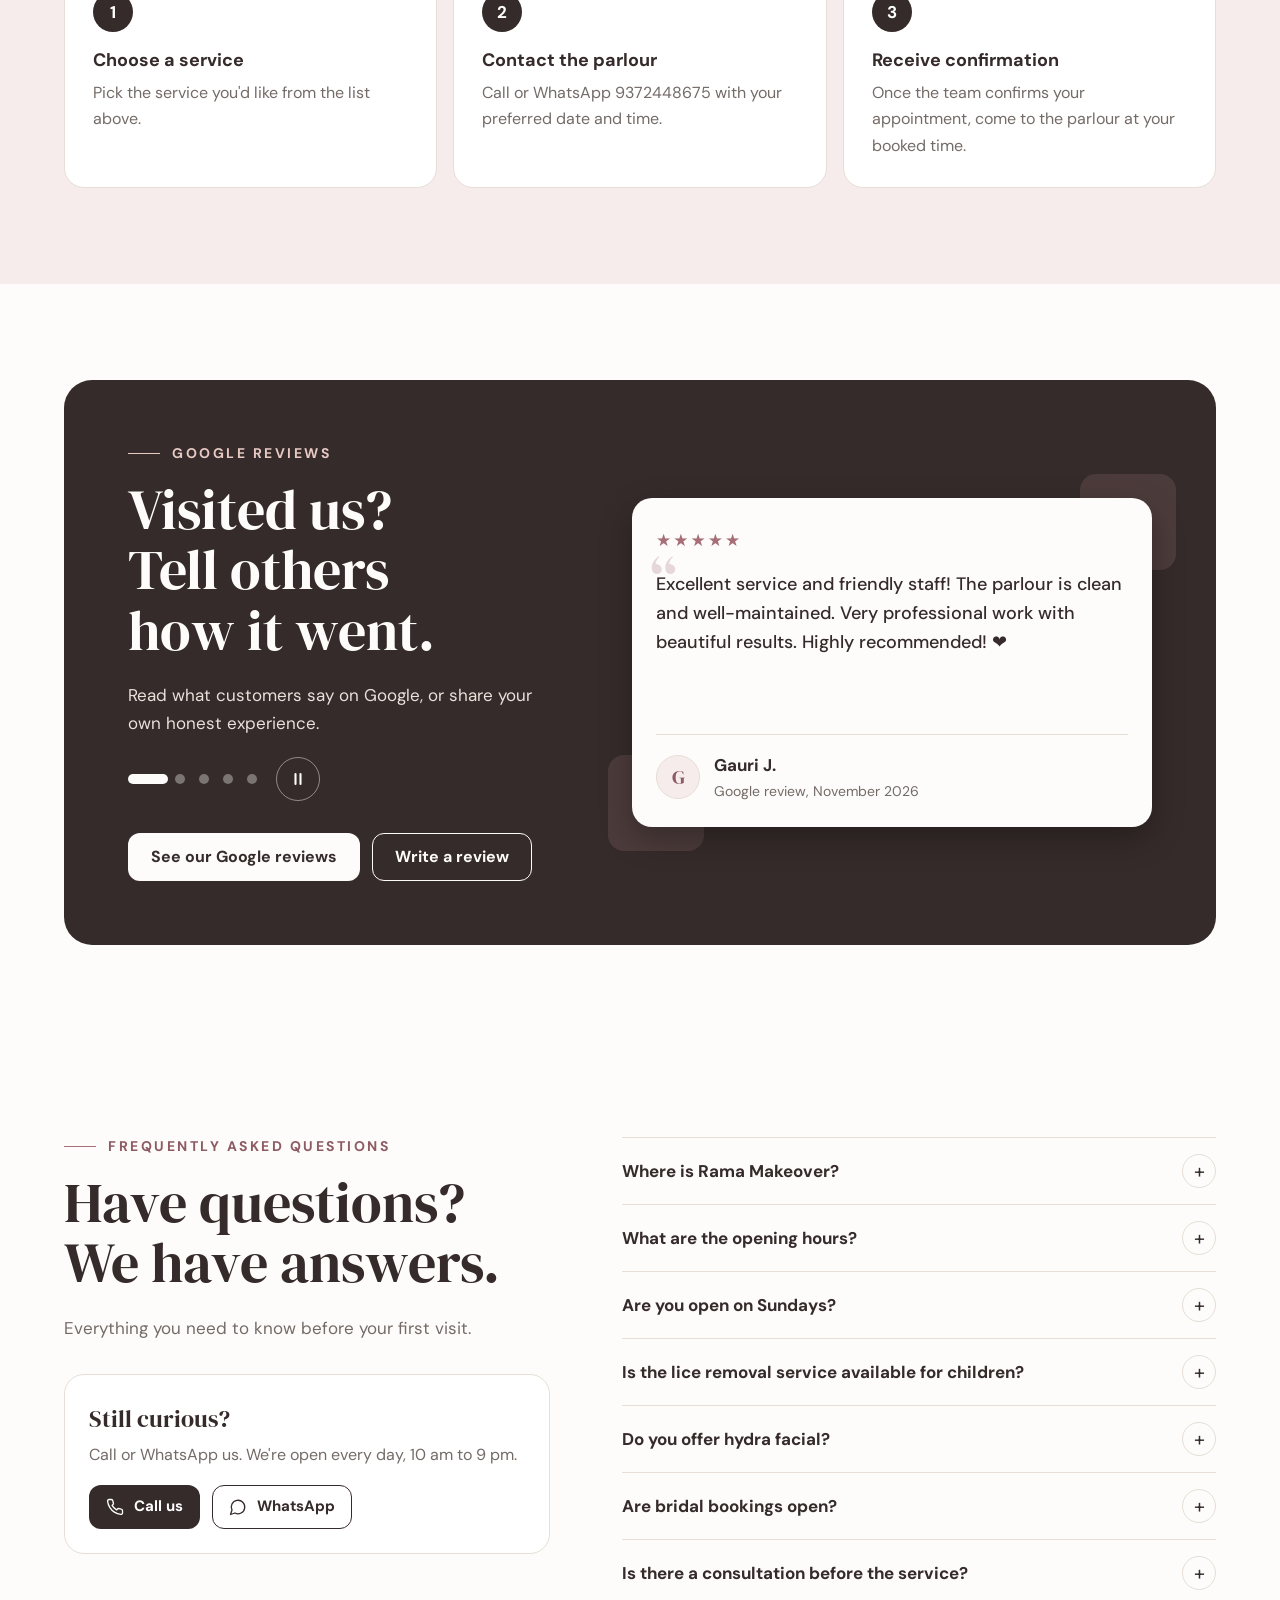
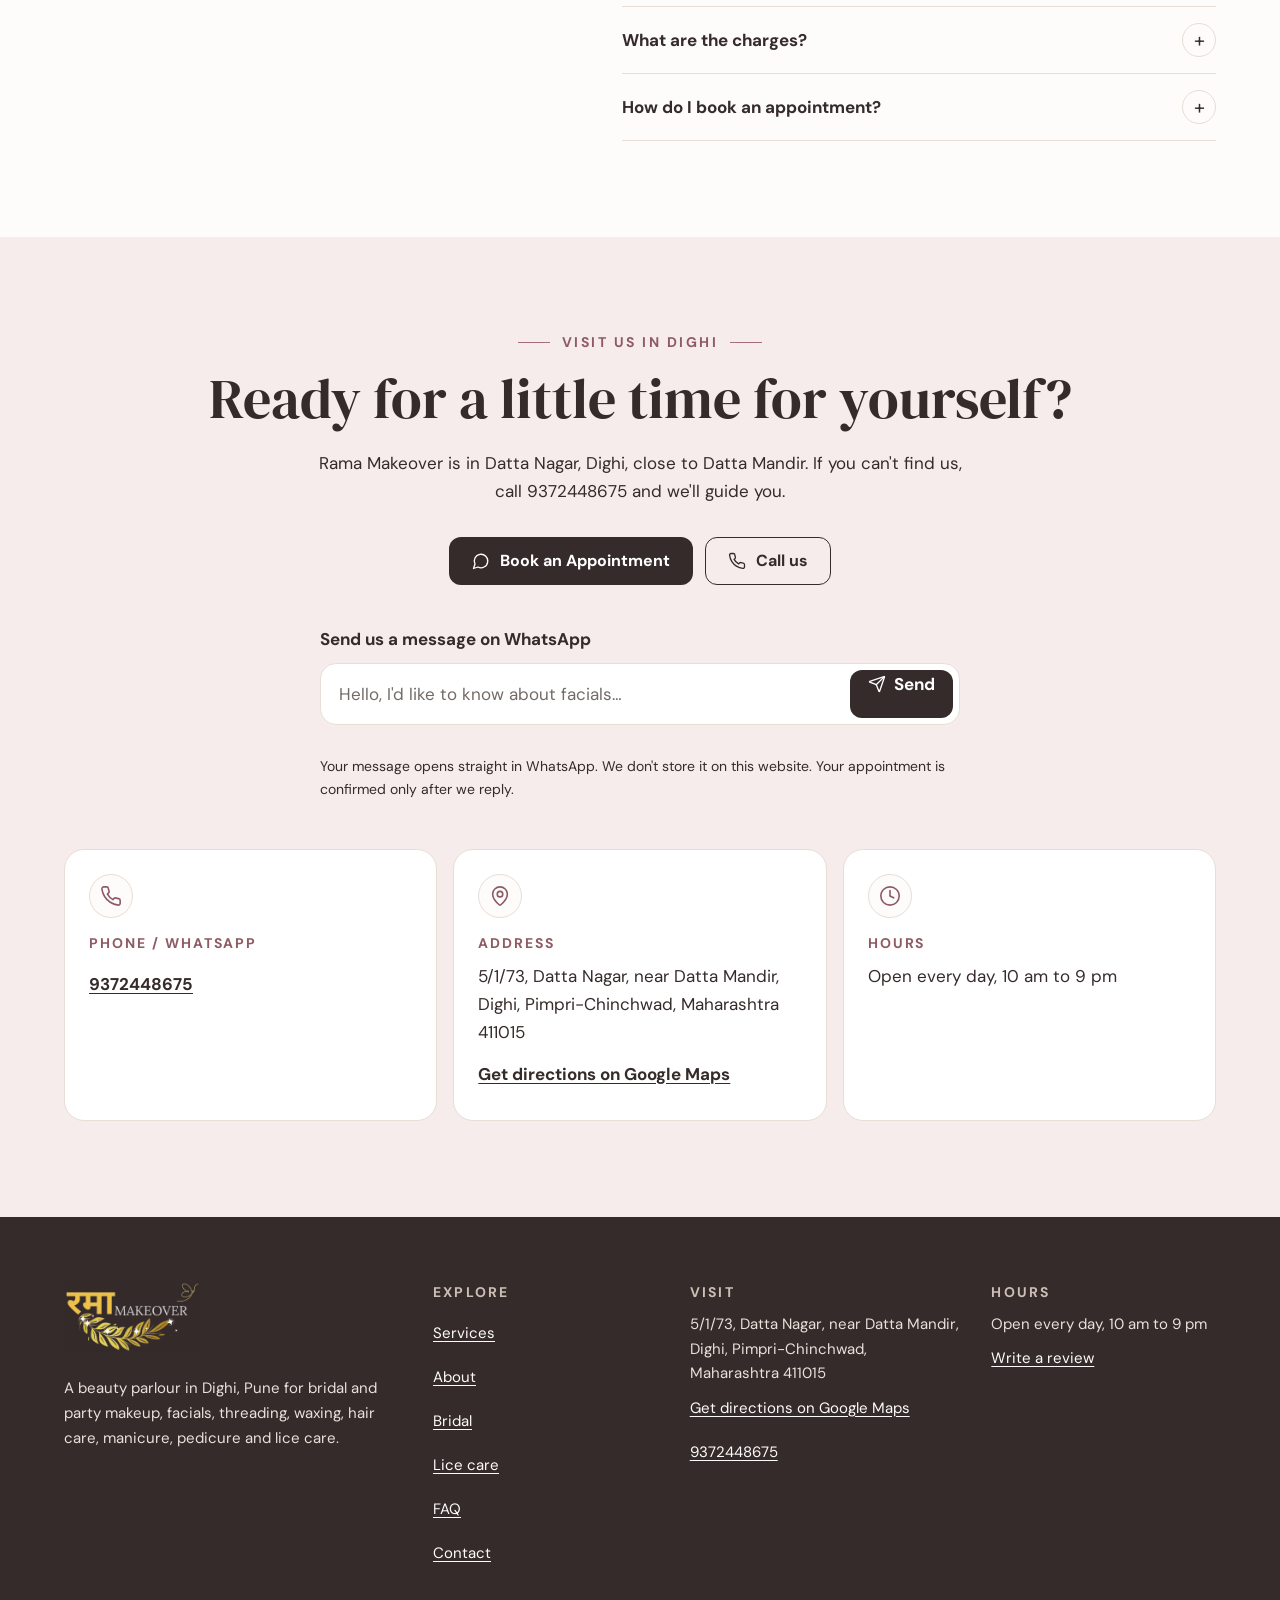
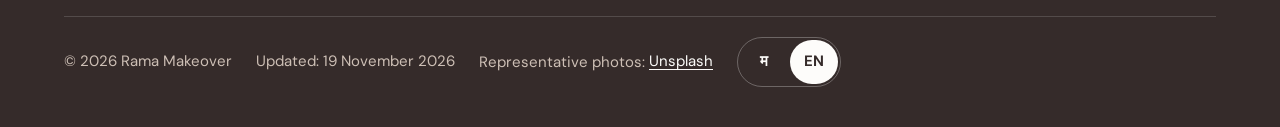
<file: en/index.html>
<!doctype html>
<html lang="en">
<head>
<meta charset="utf-8">
<title>Rama Makeover</title>
<!-- The English page moved to the site root. This keeps old /en/ links working. -->
<link rel="canonical" href="https://ramamakeover.github.io/">
<meta name="robots" content="noindex, follow">
<meta http-equiv="refresh" content="0; url=/">
<script>location.replace("/" + location.search + location.hash);</script>
</head>
<body>
<p>This page has moved to <a href="/">ramamakeover.github.io</a>.</p>
</body>
</html>
</file>
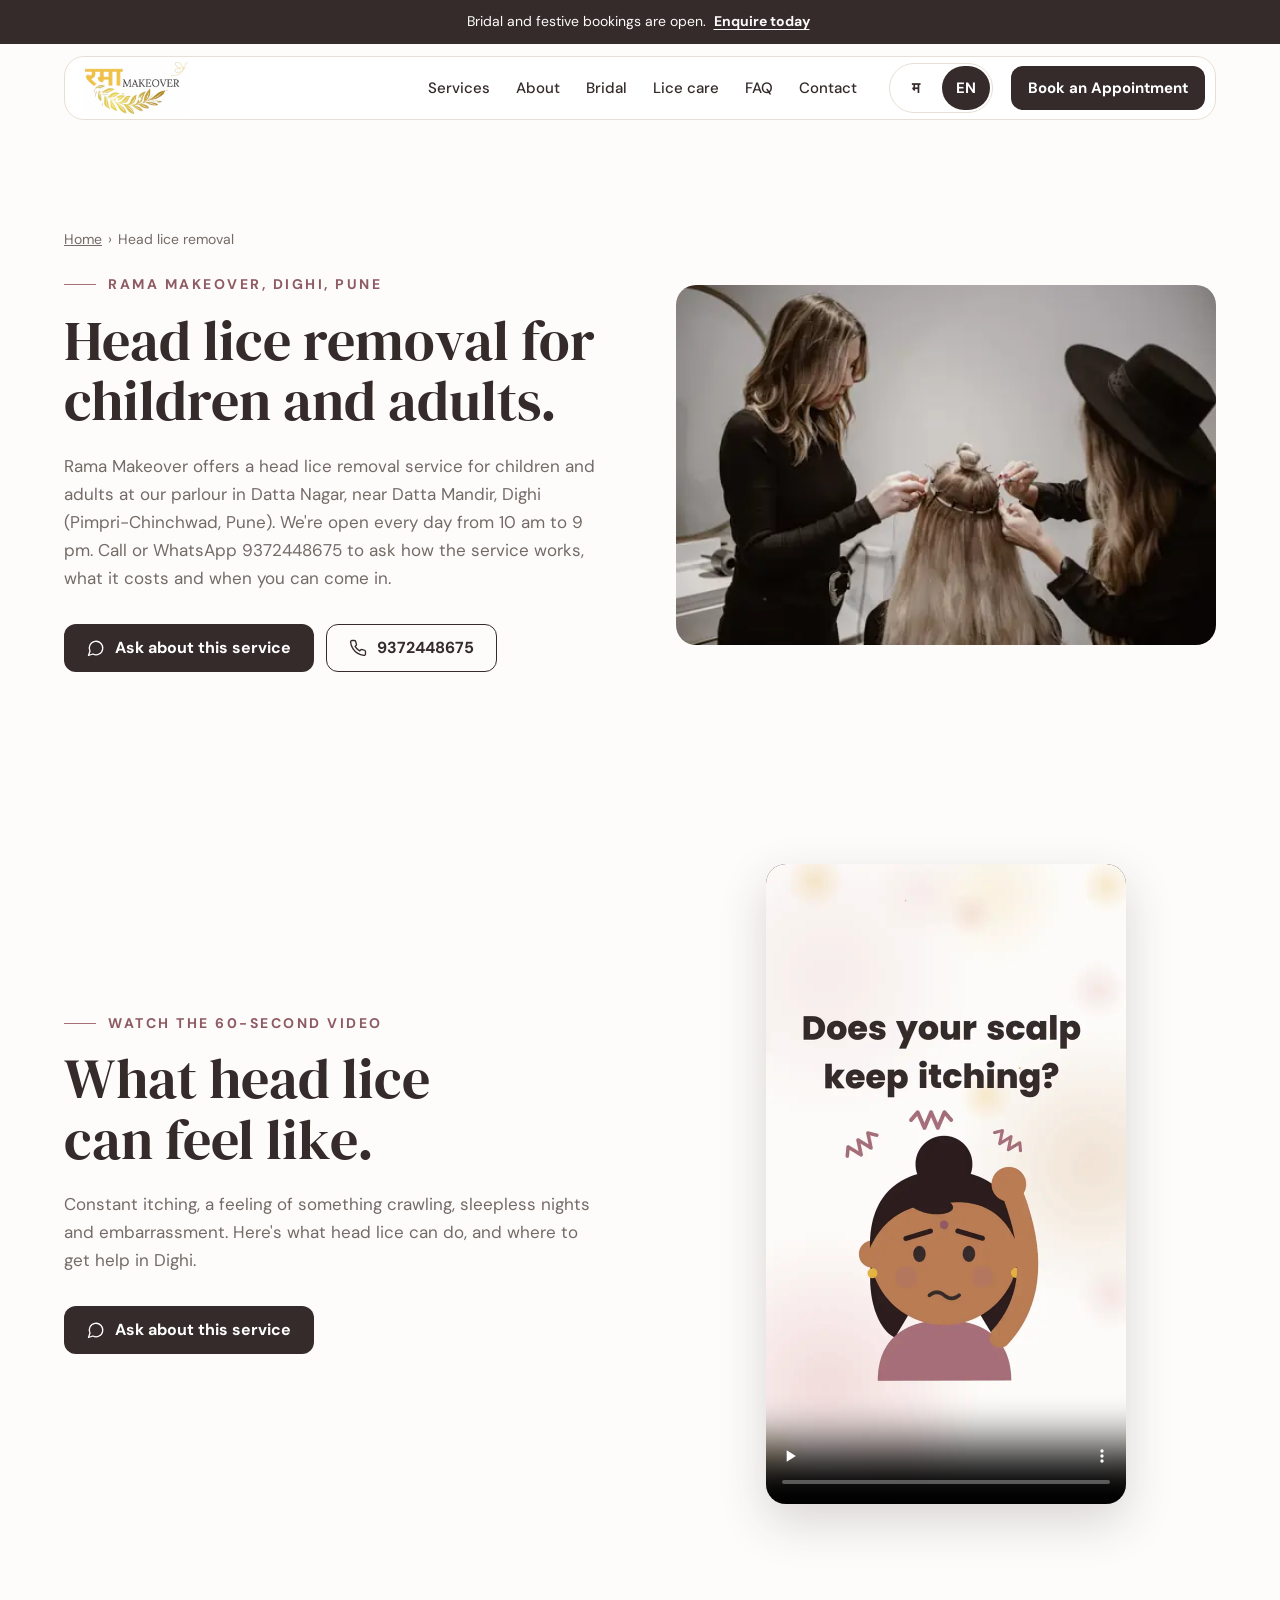
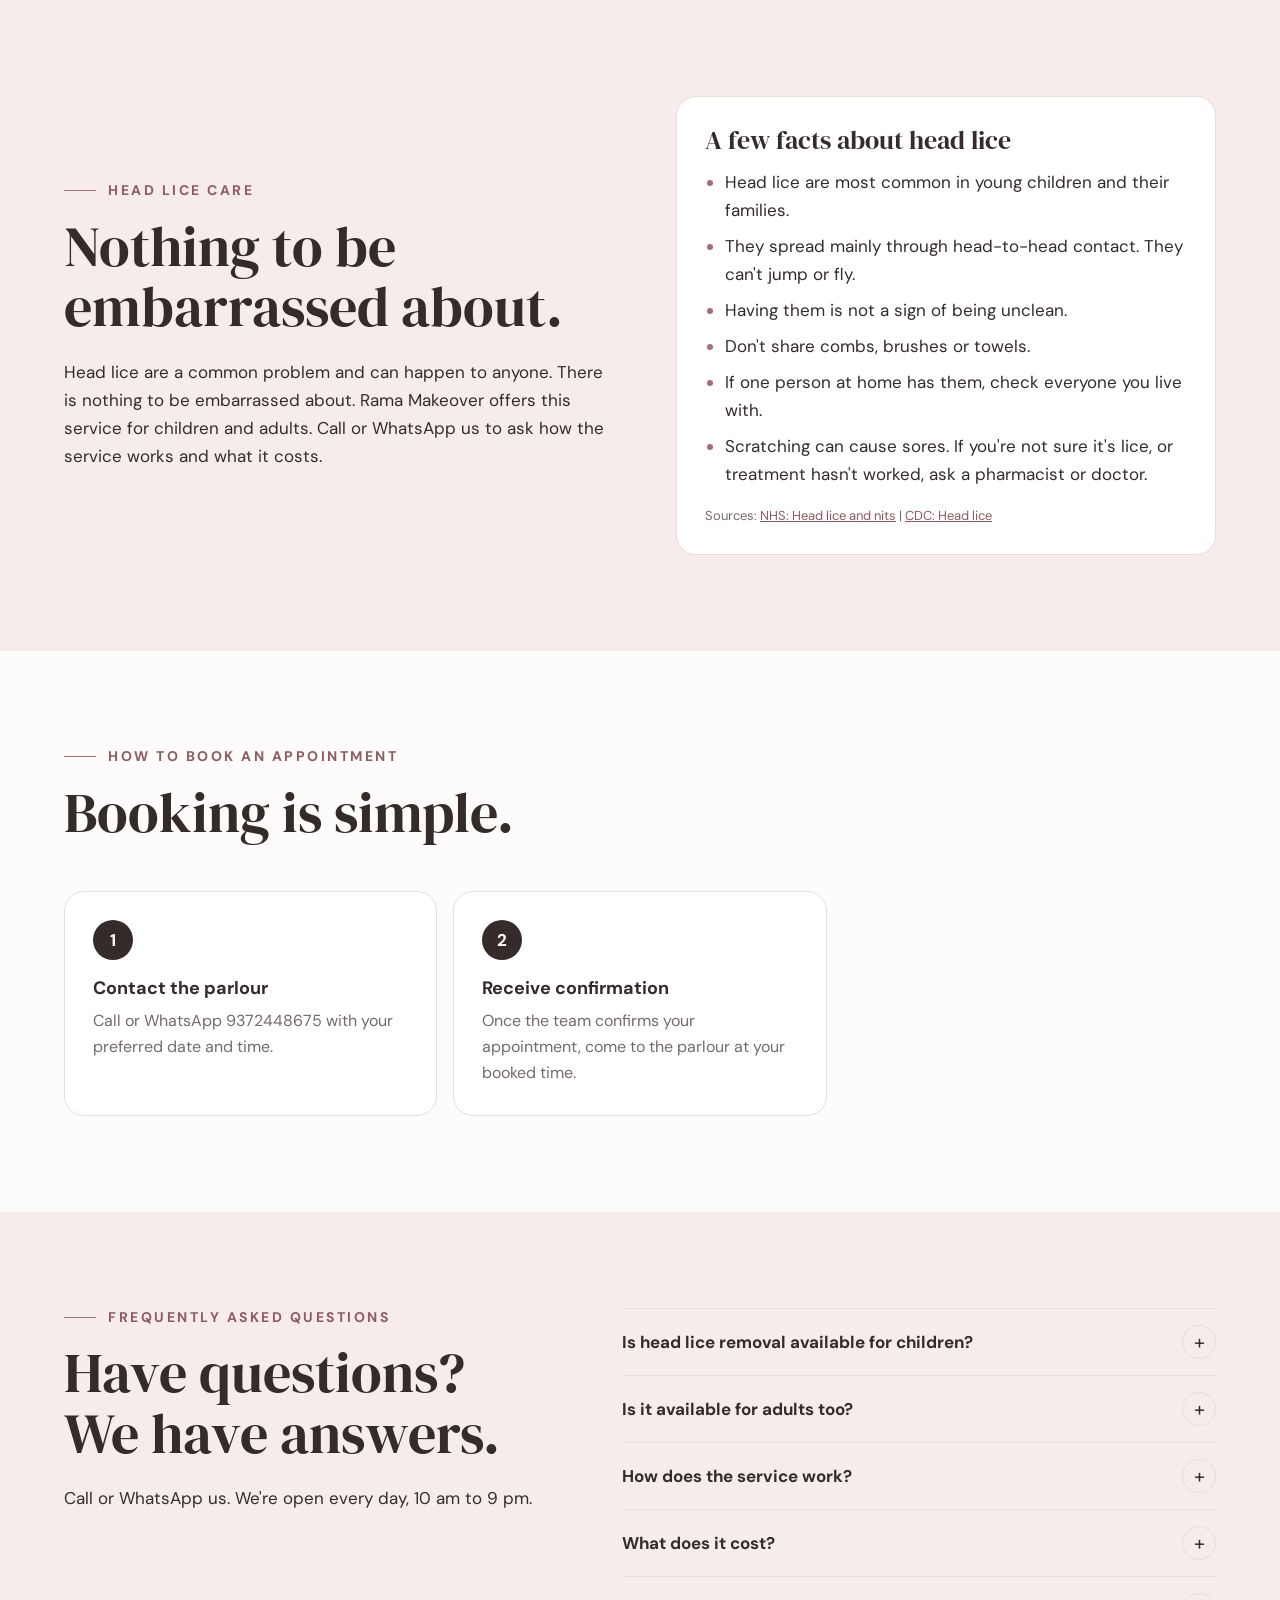
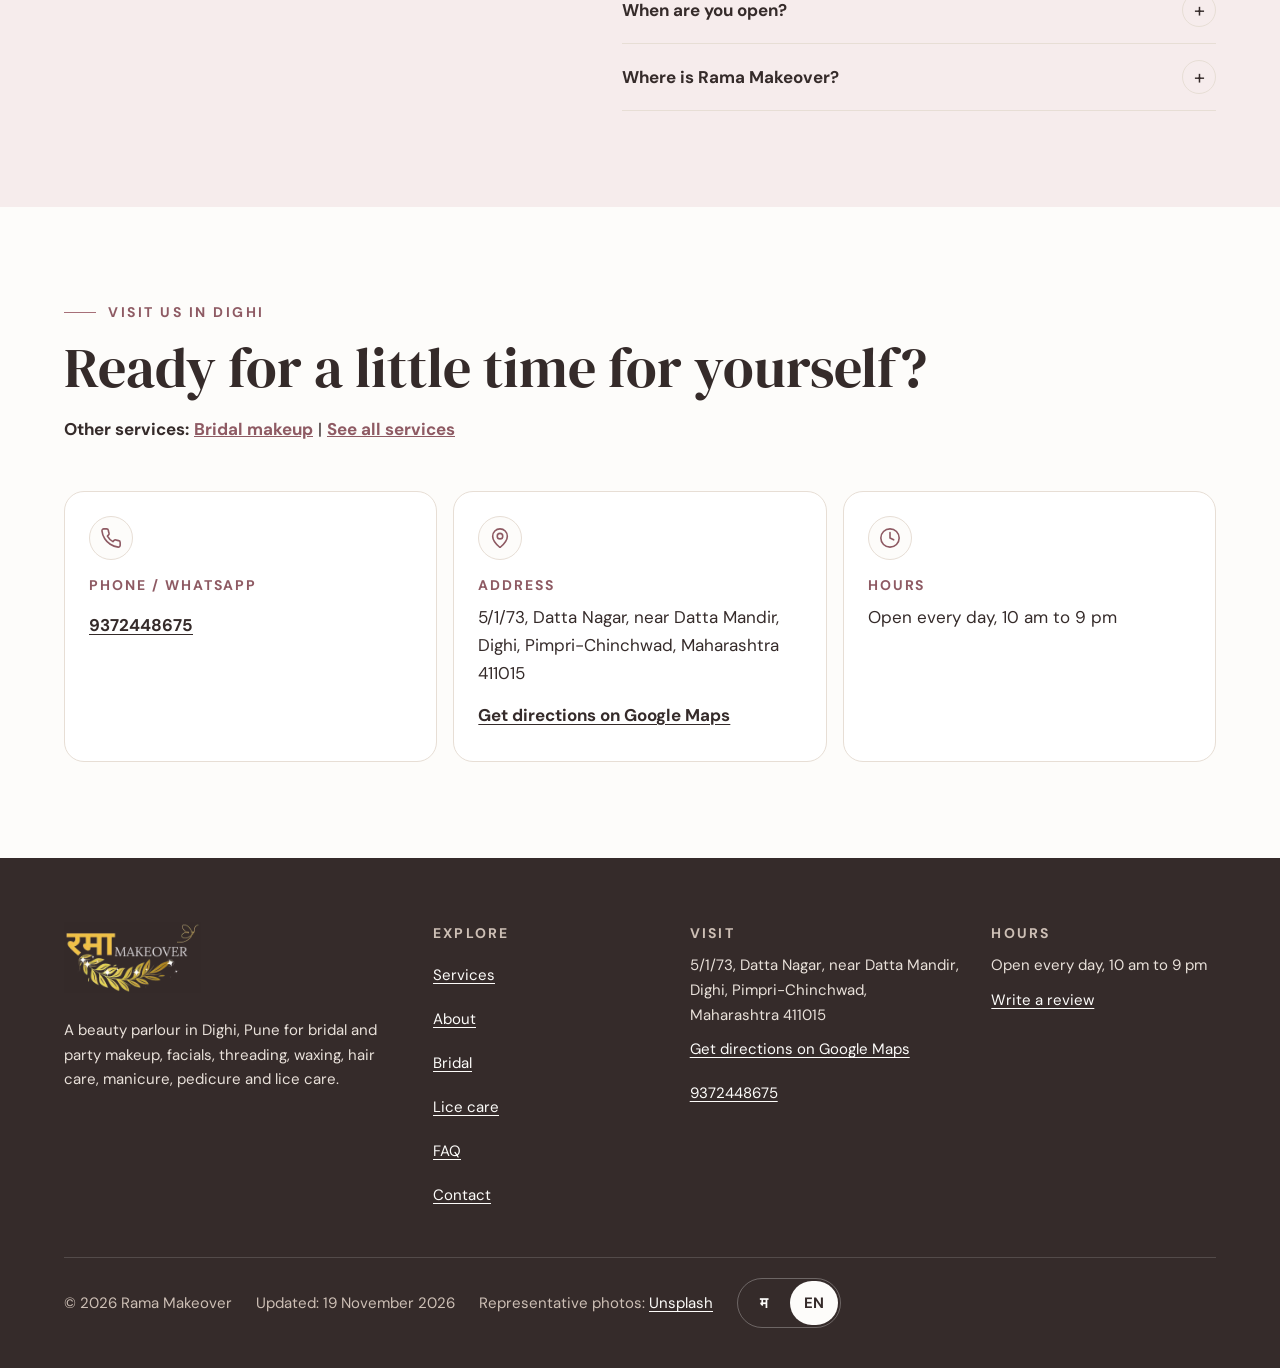
<file: head-lice-removal/index.html>
<!doctype html>
<html lang="en">
<head>
<meta charset="utf-8">
<meta name="viewport" content="width=device-width, initial-scale=1">
<title>Head Lice Removal in Dighi, Pune | Rama Makeover</title>
<meta name="description" content="Head lice removal for children and adults at Rama Makeover, near Datta Mandir, Dighi, Pune. Open daily 10 am–9 pm. Call or WhatsApp 9372448675.">
<link rel="canonical" href="https://ramamakeover.github.io/head-lice-removal/">
<link rel="alternate" hreflang="en" href="https://ramamakeover.github.io/head-lice-removal/">
<link rel="alternate" hreflang="mr" href="https://ramamakeover.github.io/mr/head-lice-removal/">
<link rel="alternate" hreflang="x-default" href="https://ramamakeover.github.io/head-lice-removal/">
<meta property="og:url" content="https://ramamakeover.github.io/head-lice-removal/">
<meta property="og:type" content="website">
<meta property="og:title" content="Head Lice Removal in Dighi, Pune | Rama Makeover">
<meta property="og:description" content="Head lice removal for children and adults at Rama Makeover, near Datta Mandir, Dighi, Pune. Open daily 10 am–9 pm. Call or WhatsApp 9372448675.">
<meta property="og:site_name" content="Rama Makeover">
<meta property="og:image" content="https://ramamakeover.github.io/images/og.jpg">
<meta property="og:image:width" content="1200">
<meta property="og:image:height" content="630">
<meta property="og:image:alt" content="Rama Makeover, beauty parlour in Dighi, near Datta Mandir">
<meta name="twitter:card" content="summary_large_image">
<meta name="robots" content="index, follow, max-image-preview:large">
<meta name="author" content="Rama Makeover">
<meta name="theme-color" content="#FDFCFA">
<link rel="icon" href="../icon-48.png?v=3" type="image/png" sizes="48x48">
<link rel="apple-touch-icon" href="../apple-touch-icon.png?v=3">
<link rel="stylesheet" href="../style.css?v=2b2fc5b1-baf1b8">
<script>document.documentElement.classList.add("js")</script>
<script src="../script.js?v=2b2fc5b1-baf1b8" defer></script>
<script type="application/ld+json">
{
  "@context": "https://schema.org",
  "@graph": [
    {
      "@type": "WebPage",
      "@id": "https://ramamakeover.github.io/head-lice-removal/#webpage",
      "url": "https://ramamakeover.github.io/head-lice-removal/",
      "name": "Head Lice Removal in Dighi, Pune | Rama Makeover",
      "inLanguage": "en",
      "isPartOf": {
        "@id": "https://ramamakeover.github.io/#website"
      },
      "about": {
        "@id": "https://ramamakeover.github.io/head-lice-removal/#service"
      },
      "breadcrumb": {
        "@id": "https://ramamakeover.github.io/head-lice-removal/#breadcrumb"
      },
      "datePublished": "2026-10-30",
      "dateModified": "2026-11-19"
    },
    {
      "@type": "BreadcrumbList",
      "@id": "https://ramamakeover.github.io/head-lice-removal/#breadcrumb",
      "itemListElement": [
        {
          "@type": "ListItem",
          "position": 1,
          "name": "Home",
          "item": "https://ramamakeover.github.io/"
        },
        {
          "@type": "ListItem",
          "position": 2,
          "name": "Head lice removal",
          "item": "https://ramamakeover.github.io/head-lice-removal/"
        }
      ]
    },
    {
      "@type": "Service",
      "@id": "https://ramamakeover.github.io/head-lice-removal/#service",
      "name": "Head lice removal",
      "serviceType": "Head lice removal",
      "description": "Rama Makeover offers a head lice removal service for children and adults at our parlour in Datta Nagar, near Datta Mandir, Dighi (Pimpri-Chinchwad, Pune). We're open every day from 10 am to 9 pm. Call or WhatsApp 9372448675 to ask how the service works, what it costs and when you can come in.",
      "url": "https://ramamakeover.github.io/head-lice-removal/",
      "provider": {
        "@type": "BeautySalon",
        "@id": "https://ramamakeover.github.io/#business",
        "name": "Rama Makeover"
      },
      "areaServed": {
        "@type": "Place",
        "name": "Dighi, Pimpri-Chinchwad, Pune"
      }
    },
    {
      "@type": "VideoObject",
      "@id": "https://ramamakeover.github.io/head-lice-removal/#video",
      "name": "Head lice: what they can feel like, and help in Dighi | Rama Makeover",
      "description": "A 60-second video on what head lice can do (itching, a crawling feeling, sleepless nights, sores from scratching, embarrassment) and Rama Makeover's lice and nit removal for children and adults in Dighi, Pune.",
      "thumbnailUrl": "https://ramamakeover.github.io/images/video-lice-en.webp",
      "contentUrl": "https://ramamakeover.github.io/videos/head-lice-ad-en.mp4",
      "uploadDate": "2026-11-19T22:55:00+05:30",
      "duration": "PT1M",
      "inLanguage": "en",
      "publisher": {
        "@id": "https://ramamakeover.github.io/#business"
      }
    }
  ]
}
</script>
<script type="application/ld+json">
{
  "@context": "https://schema.org",
  "@type": "FAQPage",
  "mainEntity": [
    {
      "@type": "Question",
      "name": "Is head lice removal available for children?",
      "acceptedAnswer": {
        "@type": "Answer",
        "text": "Yes. It's available for both children and adults. Call or WhatsApp 9372448675 to ask about the process."
      }
    },
    {
      "@type": "Question",
      "name": "Is it available for adults too?",
      "acceptedAnswer": {
        "@type": "Answer",
        "text": "Yes. The service is for both children and adults."
      }
    },
    {
      "@type": "Question",
      "name": "How does the service work?",
      "acceptedAnswer": {
        "@type": "Answer",
        "text": "Call or WhatsApp 9372448675 and we'll explain how the service works before you book."
      }
    },
    {
      "@type": "Question",
      "name": "What does it cost?",
      "acceptedAnswer": {
        "@type": "Answer",
        "text": "Charges depend on the service. Please call or WhatsApp 9372448675."
      }
    },
    {
      "@type": "Question",
      "name": "When are you open?",
      "acceptedAnswer": {
        "@type": "Answer",
        "text": "Every day, 10 am to 9 pm."
      }
    },
    {
      "@type": "Question",
      "name": "Where is Rama Makeover?",
      "acceptedAnswer": {
        "@type": "Answer",
        "text": "5/1/73, Datta Nagar, near Datta Mandir, Dighi, Pimpri-Chinchwad, Maharashtra 411015."
      }
    }
  ]
}
</script>
</head>
<body>
<a class="skip" href="#main">Skip to main content</a>
<div class="announce">Bridal and festive bookings are open. <a href="https://wa.me/919372448675?text=Hello%2C%20I%27d%20like%20to%20enquire%20about%20bridal%20/%20festive%20makeup.">Enquire today</a></div>

<header class="site-header">
  <div class="wrap">
    <div class="bar-inner">
      <a class="logo-link" href="../"><span class="logo-art"><img src="../images/logo-light-320.webp" srcset="../images/logo-light-320.webp 320w, ../images/logo-light-480.webp 480w, ../images/logo-light-960.webp 960w" sizes="(min-width:600px) 140px, 100px" width="960" height="504" alt="रमा मेकओव्हर (Rama Makeover)"><span aria-hidden="true"><i class="tw" style="left:13.6%;top:52.7%;--s:4.6;--d:0s"></i><i class="tw" style="left:16.9%;top:58.2%;--s:5.2;--d:1.1s"></i><i class="tw" style="left:21.1%;top:48.5%;--s:2.6;--d:2.3s"></i><i class="tw" style="left:31.6%;top:70%;--s:4.8;--d:0.6s"></i><i class="tw" style="left:52.8%;top:69.9%;--s:4.6;--d:1.7s"></i><i class="tw" style="left:77.7%;top:56.5%;--s:5.4;--d:2.8s"></i><i class="tw" style="left:81.9%;top:68.5%;--s:2.6;--d:0.3s"></i></span></span></a>
      <button class="menu-btn" type="button" aria-expanded="false" aria-controls="site-nav"><svg class="ico" viewBox="0 0 24 24" aria-hidden="true"><path d="M4 6h16M4 12h16M4 18h16"/></svg><span class="menu-txt">Menu</span></button>
      <nav id="site-nav" class="nav" aria-label="Main menu"><a href="../#services">Services</a><a href="../#about">About</a><a href="../bridal-makeup/">Bridal</a><a href="../head-lice-removal/">Lice care</a><a href="../#faq">FAQ</a><a href="../#contact">Contact</a></nav>
      <div class="lang-switch" role="group" aria-label="Choose language"><a href="../mr/head-lice-removal/" lang="mr" hreflang="mr"><span aria-hidden="true">म</span><span class="vh">मराठी</span></a><a href="./" lang="en" hreflang="en" aria-current="page"><span aria-hidden="true">EN</span><span class="vh">English</span></a></div>
      <a class="btn btn-primary btn-sm header-cta" href="https://wa.me/919372448675?text=Hello%2C%20I%27d%20like%20to%20enquire%20about%20an%20appointment.%20Please%20share%20available%20times%20and%20service%20details.">Book an Appointment</a>
    </div>
  </div>
</header>

<main id="main">
  <section class="block svc-top">
    <div class="wrap">
      <nav class="crumbs" aria-label="Breadcrumb"><ol><li><a href="../">Home</a></li><li aria-current="page">Head lice removal</li></ol></nav>
      <div class="split">
        <div>
          <h1 class="title"><span class="eyebrow">Rama Makeover, Dighi, Pune</span> Head lice removal for children and adults.</h1>
          <p class="intro">Rama Makeover offers a head lice removal service for children and adults at our parlour in Datta Nagar, near Datta Mandir, Dighi (Pimpri-Chinchwad, Pune). We're open every day from 10 am to 9 pm. Call or WhatsApp 9372448675 to ask how the service works, what it costs and when you can come in.</p>
          <div class="ctas"><a class="btn btn-primary" href="https://wa.me/919372448675?text=Hello%2C%20I%27d%20like%20to%20know%20about%20the%20head%20lice%20removal%20service."><svg class="ico" viewBox="0 0 24 24" aria-hidden="true"><path d="M7.9 20A9 9 0 1 0 4 16.1L2 22Z"/></svg>Ask about this service</a><a class="btn btn-secondary" href="tel:+919372448675"><svg class="ico" viewBox="0 0 24 24" aria-hidden="true"><path d="M22 16.92v3a2 2 0 0 1-2.18 2 19.79 19.79 0 0 1-8.63-3.07 19.5 19.5 0 0 1-6-6 19.79 19.79 0 0 1-3.07-8.67A2 2 0 0 1 4.11 2h3a2 2 0 0 1 2 1.72 12.84 12.84 0 0 0 .7 2.81 2 2 0 0 1-.45 2.11L8.09 9.91a16 16 0 0 0 6 6l1.27-1.27a2 2 0 0 1 2.11-.45 12.84 12.84 0 0 0 2.81.7A2 2 0 0 1 22 16.92z"/></svg>9372448675</a></div>
        </div>
        <div class="svc-photo sk"><img src="../images/stock/hair-care-700.webp" srcset="../images/stock/hair-care-480.webp 480w, ../images/stock/hair-care-700.webp 700w, ../images/stock/hair-care-900.webp 900w" sizes="(min-width:1024px) 370px, (min-width:600px) calc(50vw - 34px), calc(100vw - 48px)" width="900" height="600" alt="Hair being combed and sectioned (representative photo)" fetchpriority="high"></div>
      </div>
    </div>
  </section>

  <section class="block" id="video">
    <div class="wrap split">
      <div data-reveal><h2 class="title"><span class="eyebrow">Watch the 60-second video</span> What head lice can feel like.</h2><p class="intro">Constant itching, a feeling of something crawling, sleepless nights and embarrassment. Here's what head lice can do, and where to get help in Dighi.</p>
        <div class="ctas"><a class="btn btn-primary" href="https://wa.me/919372448675?text=Hello%2C%20I%27d%20like%20to%20know%20about%20the%20head%20lice%20removal%20service."><svg class="ico" viewBox="0 0 24 24" aria-hidden="true"><path d="M7.9 20A9 9 0 1 0 4 16.1L2 22Z"/></svg>Ask about this service</a></div></div>
      <div class="svc-video" data-reveal><video controls playsinline preload="none" poster="../images/video-lice-en.webp" width="720" height="1280" aria-label="Rama Makeover head lice video, 60 seconds"><source src="../videos/head-lice-ad-en.mp4" type="video/mp4"><a href="../videos/head-lice-ad-en.mp4">Rama Makeover head lice video, 60 seconds</a></video></div>
    </div>
  </section>

  <section class="block alt">
    <div class="wrap split">
      <div data-reveal><h2 class="title"><span class="eyebrow">Head lice care</span> Nothing to be embarrassed about.</h2><p class="intro">Head lice are a common problem and can happen to anyone. There is nothing to be embarrassed about. Rama Makeover offers this service for children and adults. Call or WhatsApp us to ask how the service works and what it costs.</p></div>
      <div class="facts-card" data-reveal><h3>A few facts about head lice</h3><ul><li>Head lice are most common in young children and their families.</li><li>They spread mainly through head-to-head contact. They can't jump or fly.</li><li>Having them is not a sign of being unclean.</li><li>Don't share combs, brushes or towels.</li><li>If one person at home has them, check everyone you live with.</li><li>Scratching can cause sores. If you're not sure it's lice, or treatment hasn't worked, ask a pharmacist or doctor.</li></ul><p class="src">Sources: <a href="https://www.nhs.uk/conditions/head-lice-and-nits/" hreflang="en">NHS: Head lice and nits</a> | <a href="https://www.cdc.gov/lice/about/head-lice.html" hreflang="en">CDC: Head lice</a></p></div>
    </div>
  </section>

  <section class="block" id="book">
    <div class="wrap">
      <div data-reveal><h2 class="title"><span class="eyebrow">How to book an appointment</span> Booking is simple.</h2></div>
      <ol class="steps"><li data-reveal style="--i:0"><h3>Contact the parlour</h3><p>Call or WhatsApp 9372448675 with your preferred date and time.</p></li><li data-reveal style="--i:1"><h3>Receive confirmation</h3><p>Once the team confirms your appointment, come to the parlour at your booked time.</p></li></ol>
    </div>
  </section>

  <section class="block alt" id="faq">
    <div class="wrap faq-grid">
      <div data-reveal><h2 class="title"><span class="eyebrow">Frequently asked questions</span> Have questions? We have answers.</h2><p class="intro">Call or WhatsApp us. We're open every day, 10 am to 9 pm.</p></div>
      <div class="faq" data-reveal><details><summary>Is head lice removal available for children?</summary><p>Yes. It's available for both children and adults. Call or WhatsApp 9372448675 to ask about the process.</p></details><details><summary>Is it available for adults too?</summary><p>Yes. The service is for both children and adults.</p></details><details><summary>How does the service work?</summary><p>Call or WhatsApp 9372448675 and we'll explain how the service works before you book.</p></details><details><summary>What does it cost?</summary><p>Charges depend on the service. Please call or WhatsApp 9372448675.</p></details><details><summary>When are you open?</summary><p>Every day, 10 am to 9 pm.</p></details><details><summary>Where is Rama Makeover?</summary><p>5/1/73, Datta Nagar, near Datta Mandir, Dighi, Pimpri-Chinchwad, Maharashtra 411015.</p></details></div>
    </div>
  </section>

  <section class="block" id="contact">
    <div class="wrap">
      <div data-reveal><h2 class="title"><span class="eyebrow">Visit us in Dighi</span> Ready for a little time for yourself?</h2>
        <p class="more"><b>Other services:</b> <a href="../bridal-makeup/">Bridal makeup</a> | <a href="../#services">See all services</a></p></div>
      <div class="contact">
        <div data-reveal style="--i:0"><div class="badge"><svg class="ico" viewBox="0 0 24 24" aria-hidden="true"><path d="M22 16.92v3a2 2 0 0 1-2.18 2 19.79 19.79 0 0 1-8.63-3.07 19.5 19.5 0 0 1-6-6 19.79 19.79 0 0 1-3.07-8.67A2 2 0 0 1 4.11 2h3a2 2 0 0 1 2 1.72 12.84 12.84 0 0 0 .7 2.81 2 2 0 0 1-.45 2.11L8.09 9.91a16 16 0 0 0 6 6l1.27-1.27a2 2 0 0 1 2.11-.45 12.84 12.84 0 0 0 2.81.7A2 2 0 0 1 22 16.92z"/></svg></div><h3>Phone / WhatsApp</h3><p><a href="tel:+919372448675">9372448675</a></p></div>
        <div data-reveal style="--i:1"><div class="badge"><svg class="ico" viewBox="0 0 24 24" aria-hidden="true"><path d="M20 10c0 4.99-5.54 10.19-7.4 11.8a1 1 0 0 1-1.2 0C9.54 20.19 4 14.99 4 10a8 8 0 0 1 16 0"/><circle cx="12" cy="10" r="3"/></svg></div><h3>Address</h3><p>5/1/73, Datta Nagar, near Datta Mandir, Dighi, Pimpri-Chinchwad, Maharashtra 411015</p><p><a href="https://maps.app.goo.gl/stxkixWMnrQmzfCd6">Get directions on Google Maps</a></p></div>
        <div data-reveal style="--i:2"><div class="badge"><svg class="ico" viewBox="0 0 24 24" aria-hidden="true"><circle cx="12" cy="12" r="10"/><path d="M12 6v6l4 2"/></svg></div><h3>Hours</h3><p>Open every day, 10 am to 9 pm</p></div>
      </div>
    </div>
  </section>
</main>
<footer>
  <div class="wrap">
    <div class="cols">
      <div><a class="logo-chip" href="../"><span class="logo-art"><img src="../images/logo-dark-320.webp" srcset="../images/logo-dark-320.webp 320w, ../images/logo-dark-480.webp 480w, ../images/logo-dark-960.webp 960w" sizes="(min-width:600px) 140px, 100px" width="960" height="504" alt="Rama Makeover" loading="lazy"><span aria-hidden="true"><i class="tw" style="left:13.6%;top:52.7%;--s:4.6;--d:0s"></i><i class="tw" style="left:16.9%;top:58.2%;--s:5.2;--d:1.1s"></i><i class="tw" style="left:21.1%;top:48.5%;--s:2.6;--d:2.3s"></i><i class="tw" style="left:31.6%;top:70%;--s:4.8;--d:0.6s"></i><i class="tw" style="left:52.8%;top:69.9%;--s:4.6;--d:1.7s"></i><i class="tw" style="left:77.7%;top:56.5%;--s:5.4;--d:2.8s"></i><i class="tw" style="left:81.9%;top:68.5%;--s:2.6;--d:0.3s"></i></span></span></a><p class="brand-line">A beauty parlour in Dighi, Pune for bridal and party makeup, facials, threading, waxing, hair care, manicure, pedicure and lice care.</p></div>
      <div><h3>Explore</h3><ul><li><a href="../#services">Services</a></li><li><a href="../#about">About</a></li><li><a href="../bridal-makeup/">Bridal</a></li><li><a href="../head-lice-removal/">Lice care</a></li><li><a href="../#faq">FAQ</a></li><li><a href="../#contact">Contact</a></li></ul></div>
      <div><h3>Visit</h3><p>5/1/73, Datta Nagar, near Datta Mandir, Dighi, Pimpri-Chinchwad, Maharashtra 411015</p><p><a href="https://maps.app.goo.gl/stxkixWMnrQmzfCd6">Get directions on Google Maps</a></p><p><a href="tel:+919372448675">9372448675</a></p></div>
      <div><h3>Hours</h3><p>Open every day, 10 am to 9 pm</p><p><a href="../review/">Write a review</a></p></div>
    </div>
    <div class="small"><span>© 2026 Rama Makeover</span><span>Updated: <time datetime="2026-11-19">19 November 2026</time></span><span>Representative photos: <a href="https://unsplash.com/license">Unsplash</a></span><div class="lang-switch on-dark" role="group" aria-label="Choose language"><a href="../mr/head-lice-removal/" lang="mr" hreflang="mr"><span aria-hidden="true">म</span><span class="vh">मराठी</span></a><a href="./" lang="en" hreflang="en" aria-current="page"><span aria-hidden="true">EN</span><span class="vh">English</span></a></div></div>
  </div>
</footer>

<div class="mbar"><a href="tel:+919372448675"><svg class="ico" viewBox="0 0 24 24" aria-hidden="true"><path d="M22 16.92v3a2 2 0 0 1-2.18 2 19.79 19.79 0 0 1-8.63-3.07 19.5 19.5 0 0 1-6-6 19.79 19.79 0 0 1-3.07-8.67A2 2 0 0 1 4.11 2h3a2 2 0 0 1 2 1.72 12.84 12.84 0 0 0 .7 2.81 2 2 0 0 1-.45 2.11L8.09 9.91a16 16 0 0 0 6 6l1.27-1.27a2 2 0 0 1 2.11-.45 12.84 12.84 0 0 0 2.81.7A2 2 0 0 1 22 16.92z"/></svg>Call</a><a href="https://wa.me/919372448675?text=Hello%2C%20I%27d%20like%20to%20enquire%20about%20an%20appointment.%20Please%20share%20available%20times%20and%20service%20details."><svg class="ico" viewBox="0 0 24 24" aria-hidden="true"><path d="M7.9 20A9 9 0 1 0 4 16.1L2 22Z"/></svg>WhatsApp</a></div>
</body>
</html>
</file>
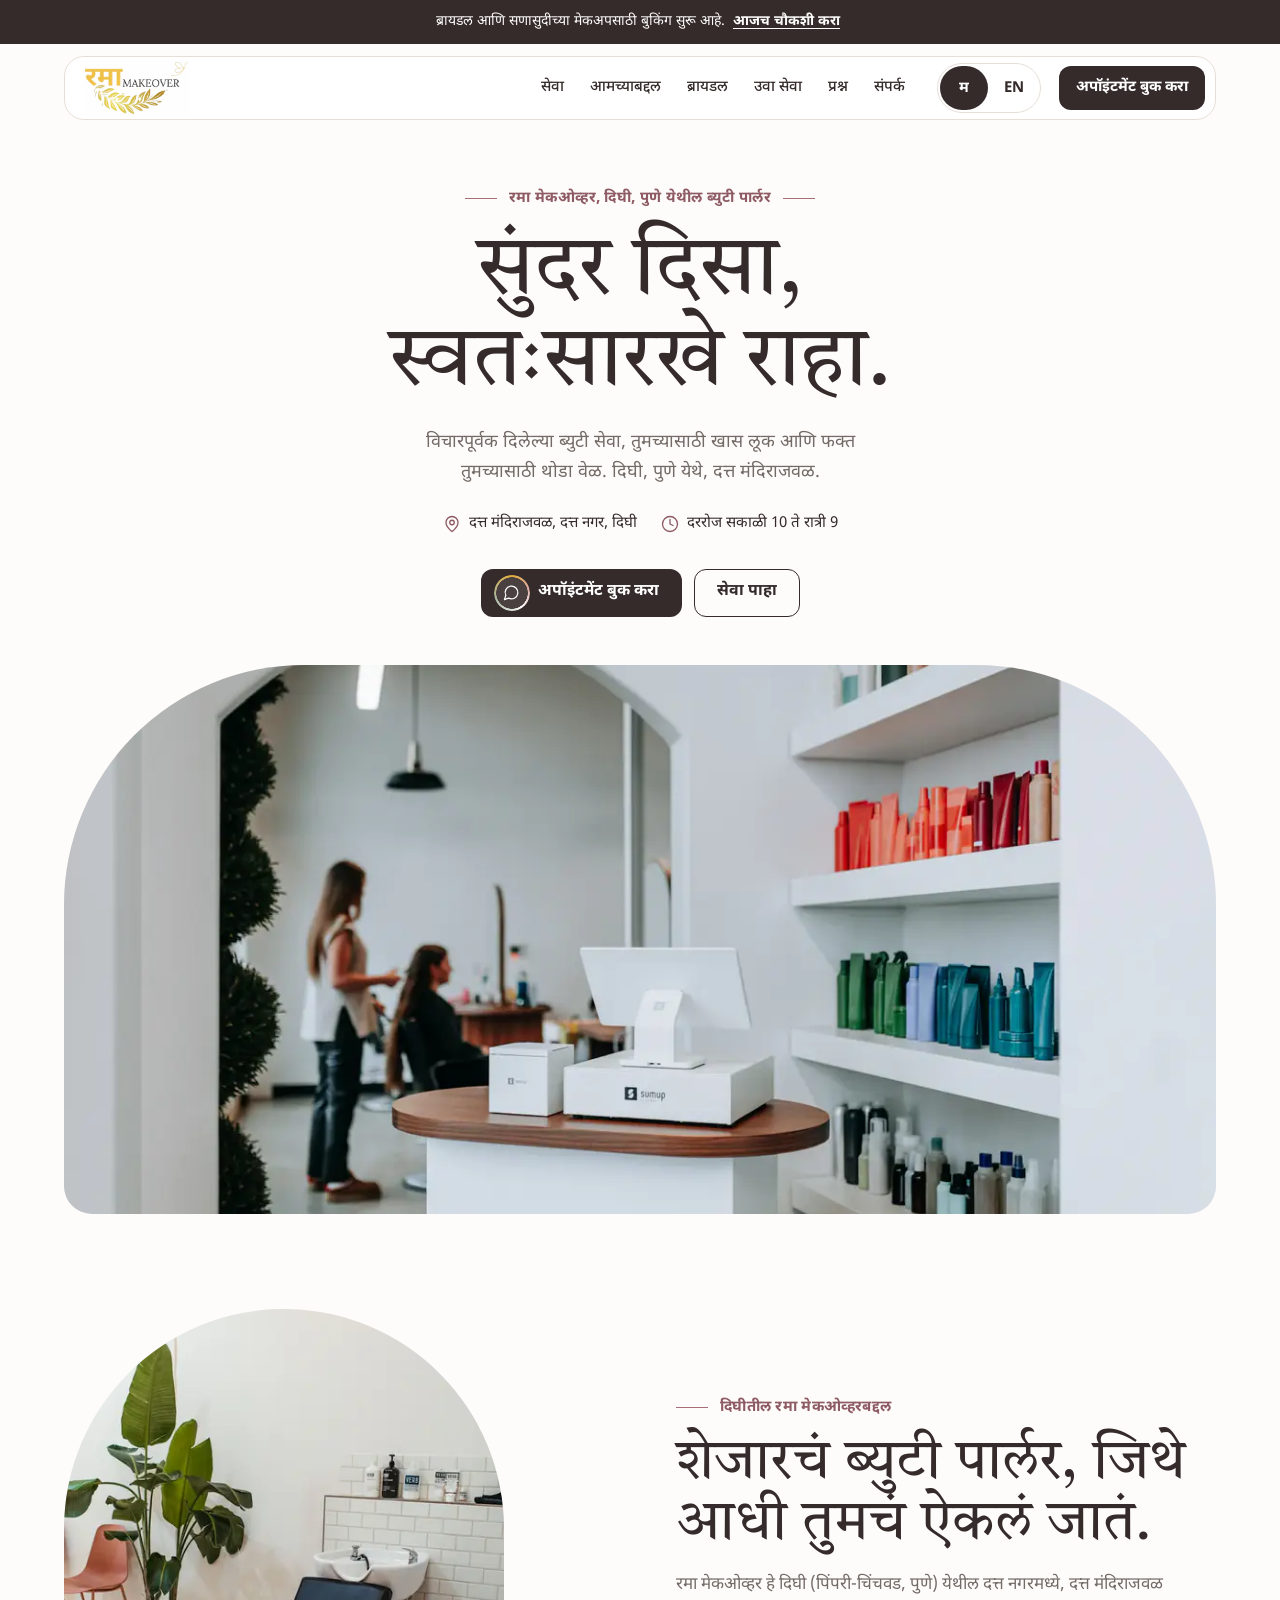
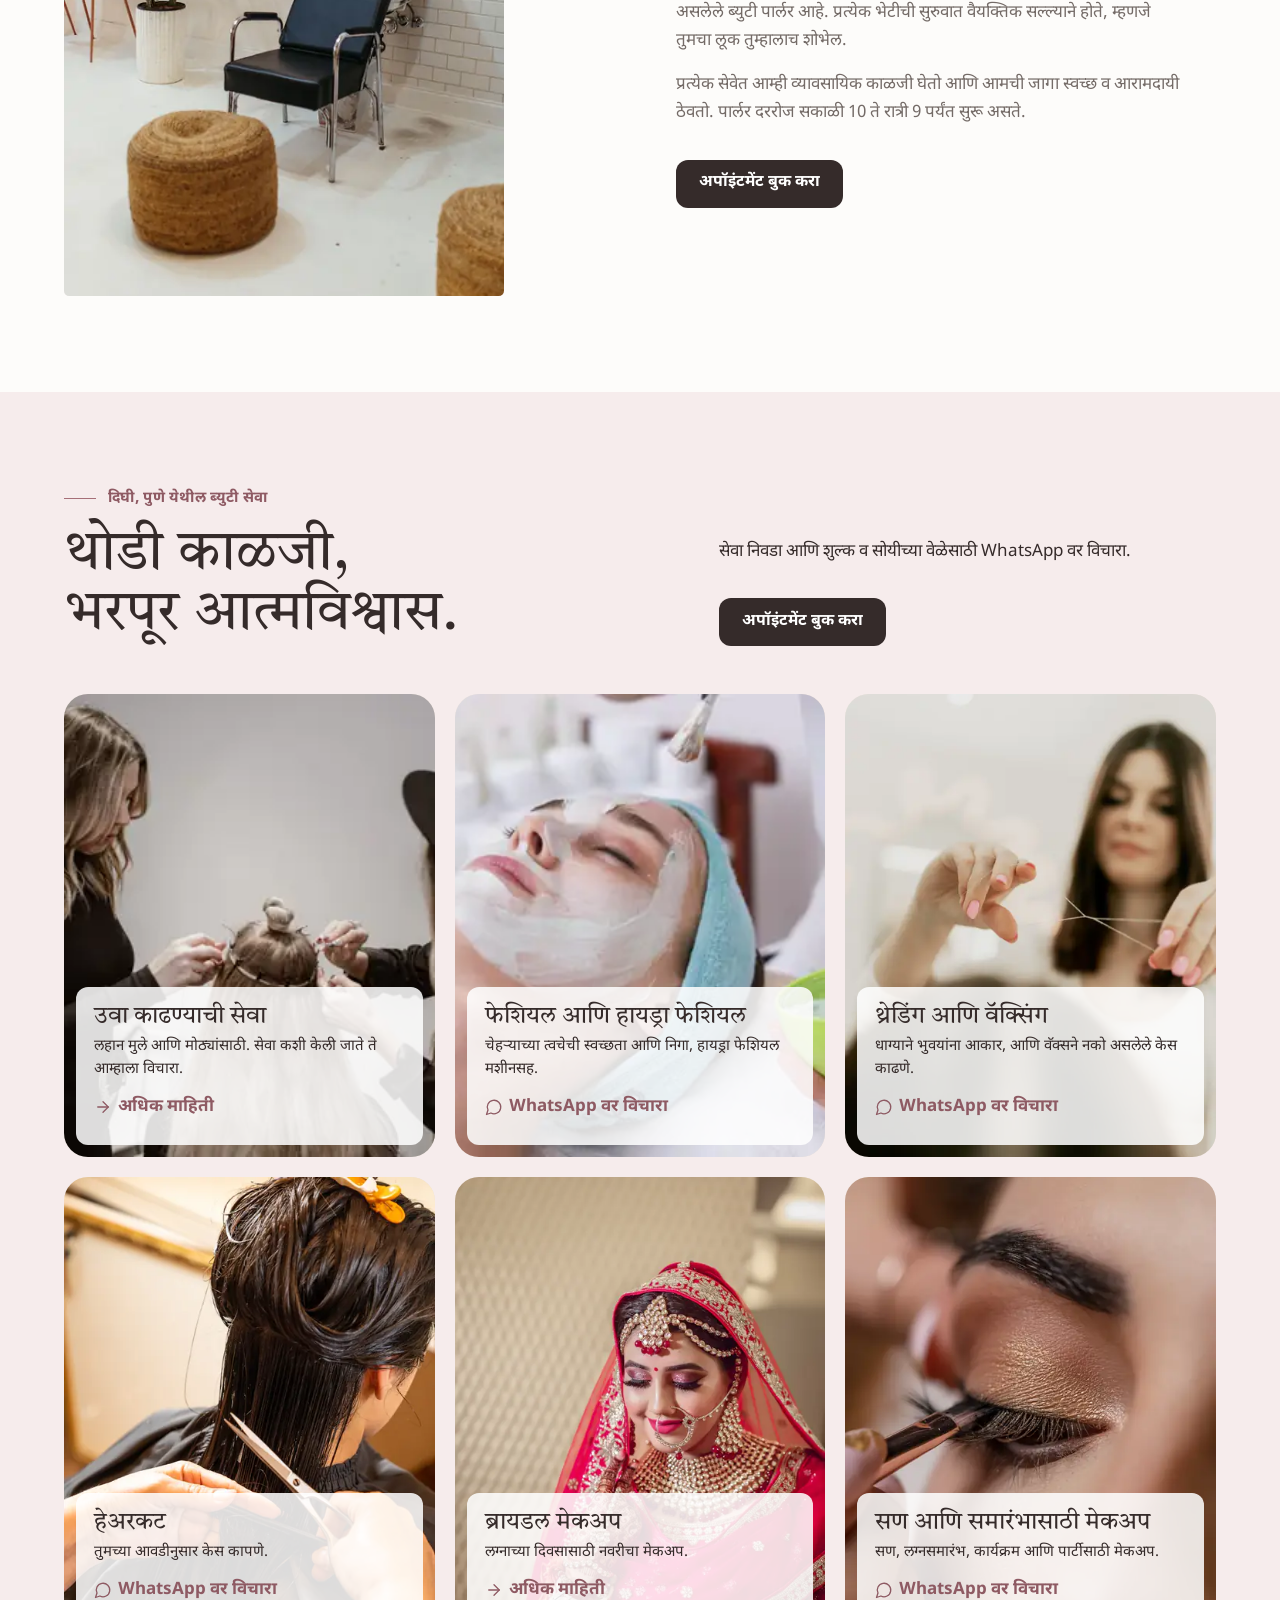
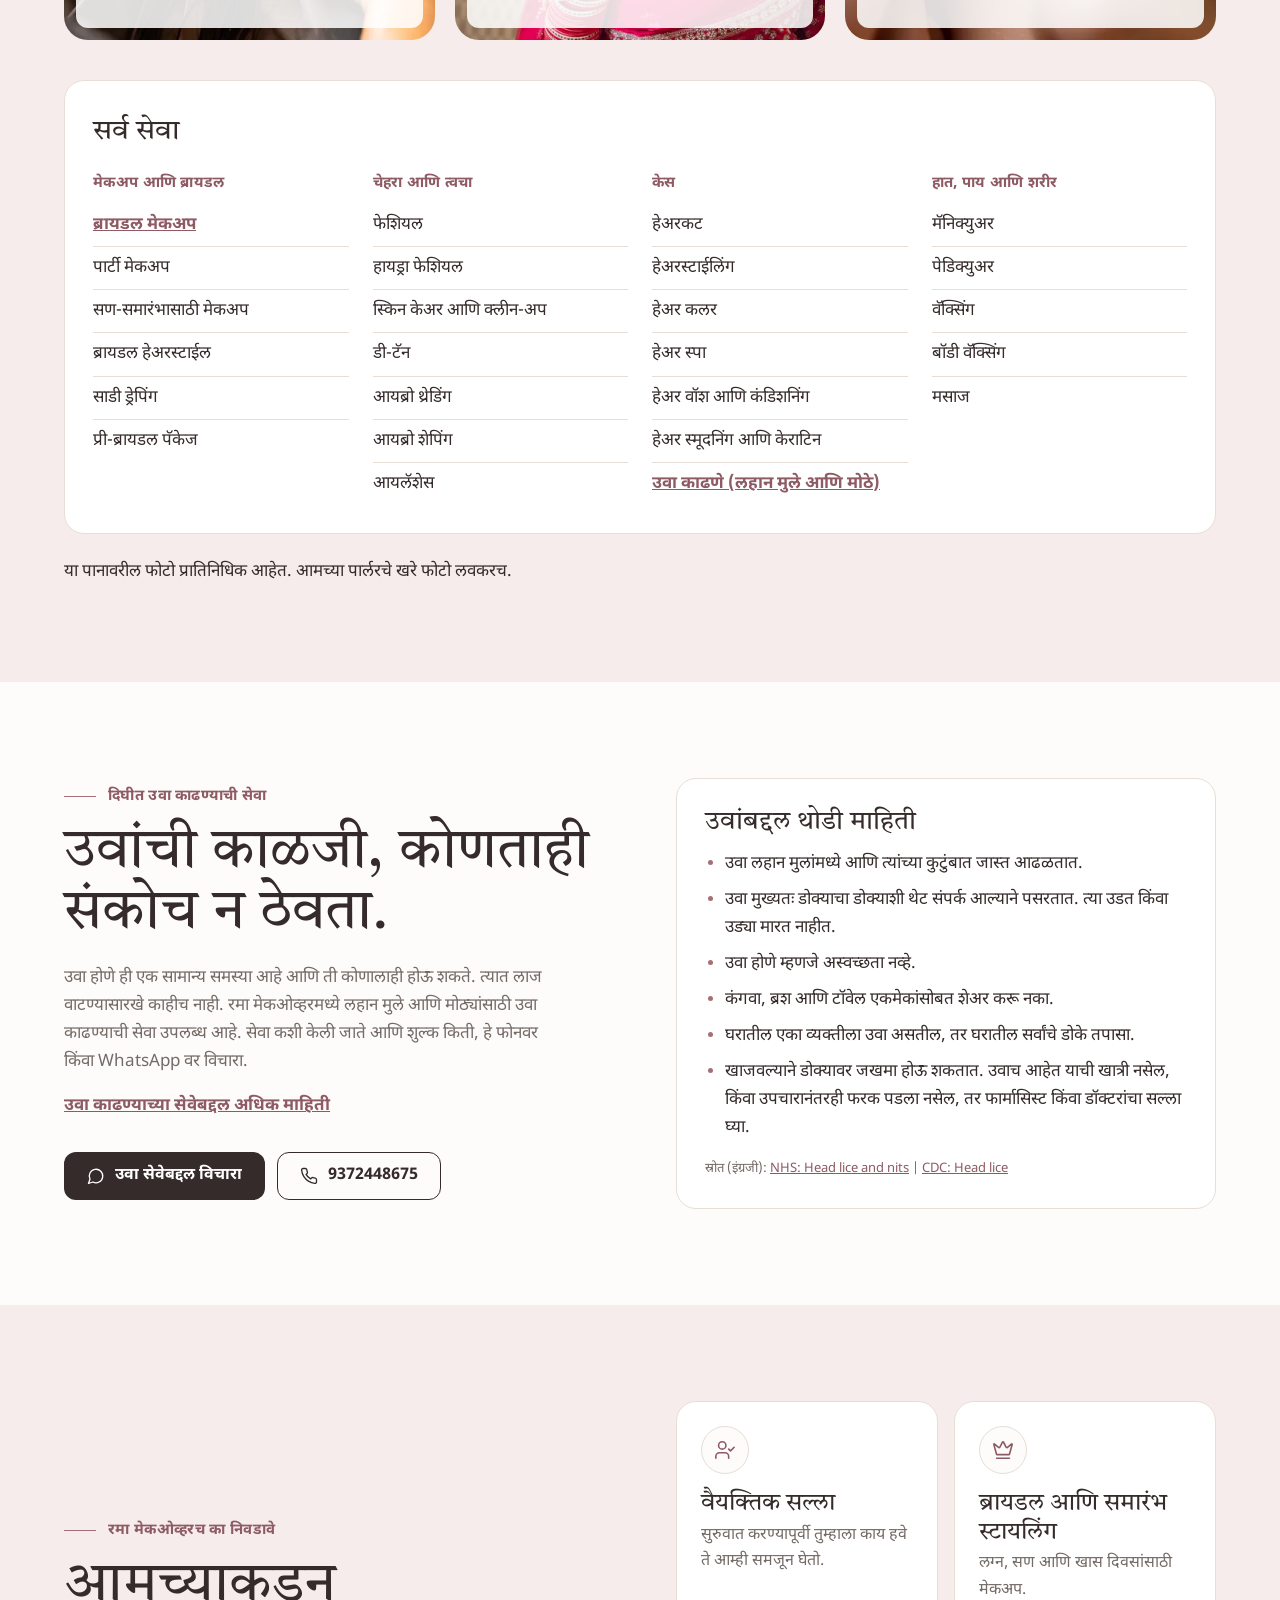
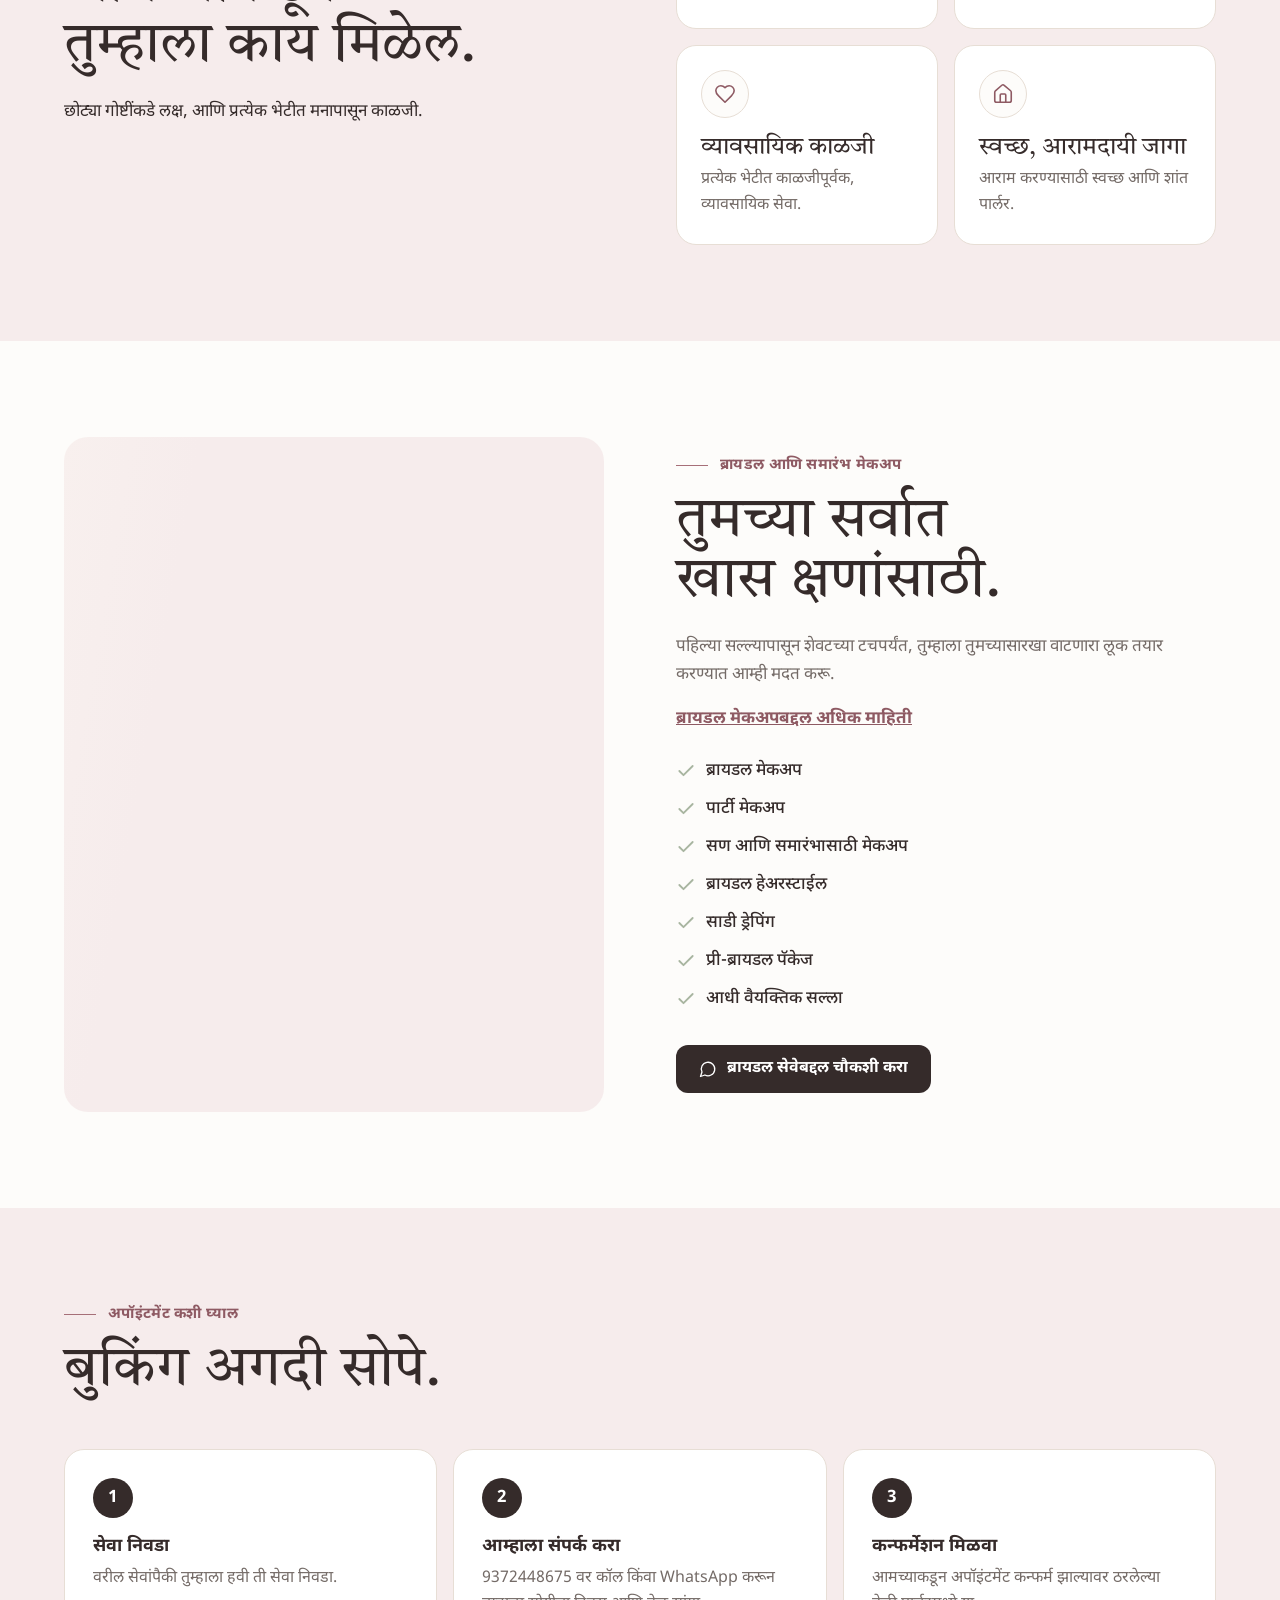
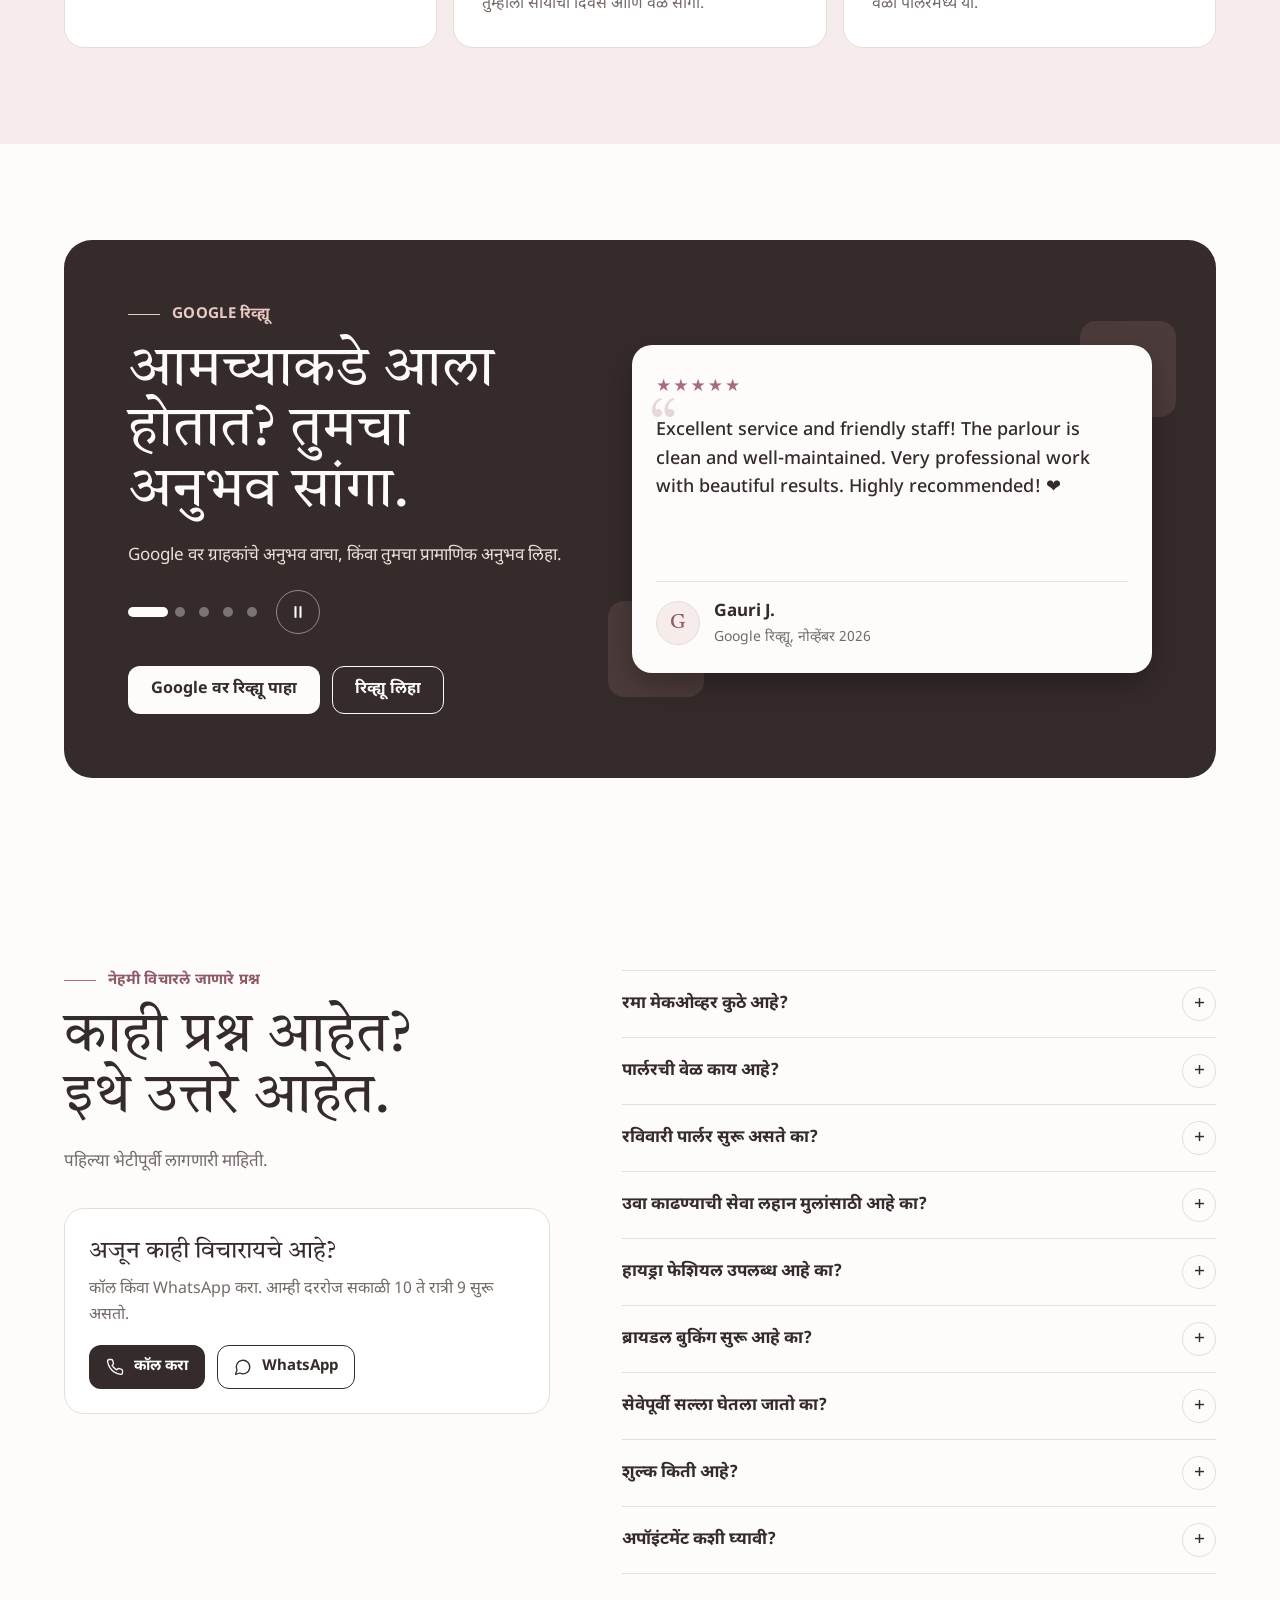
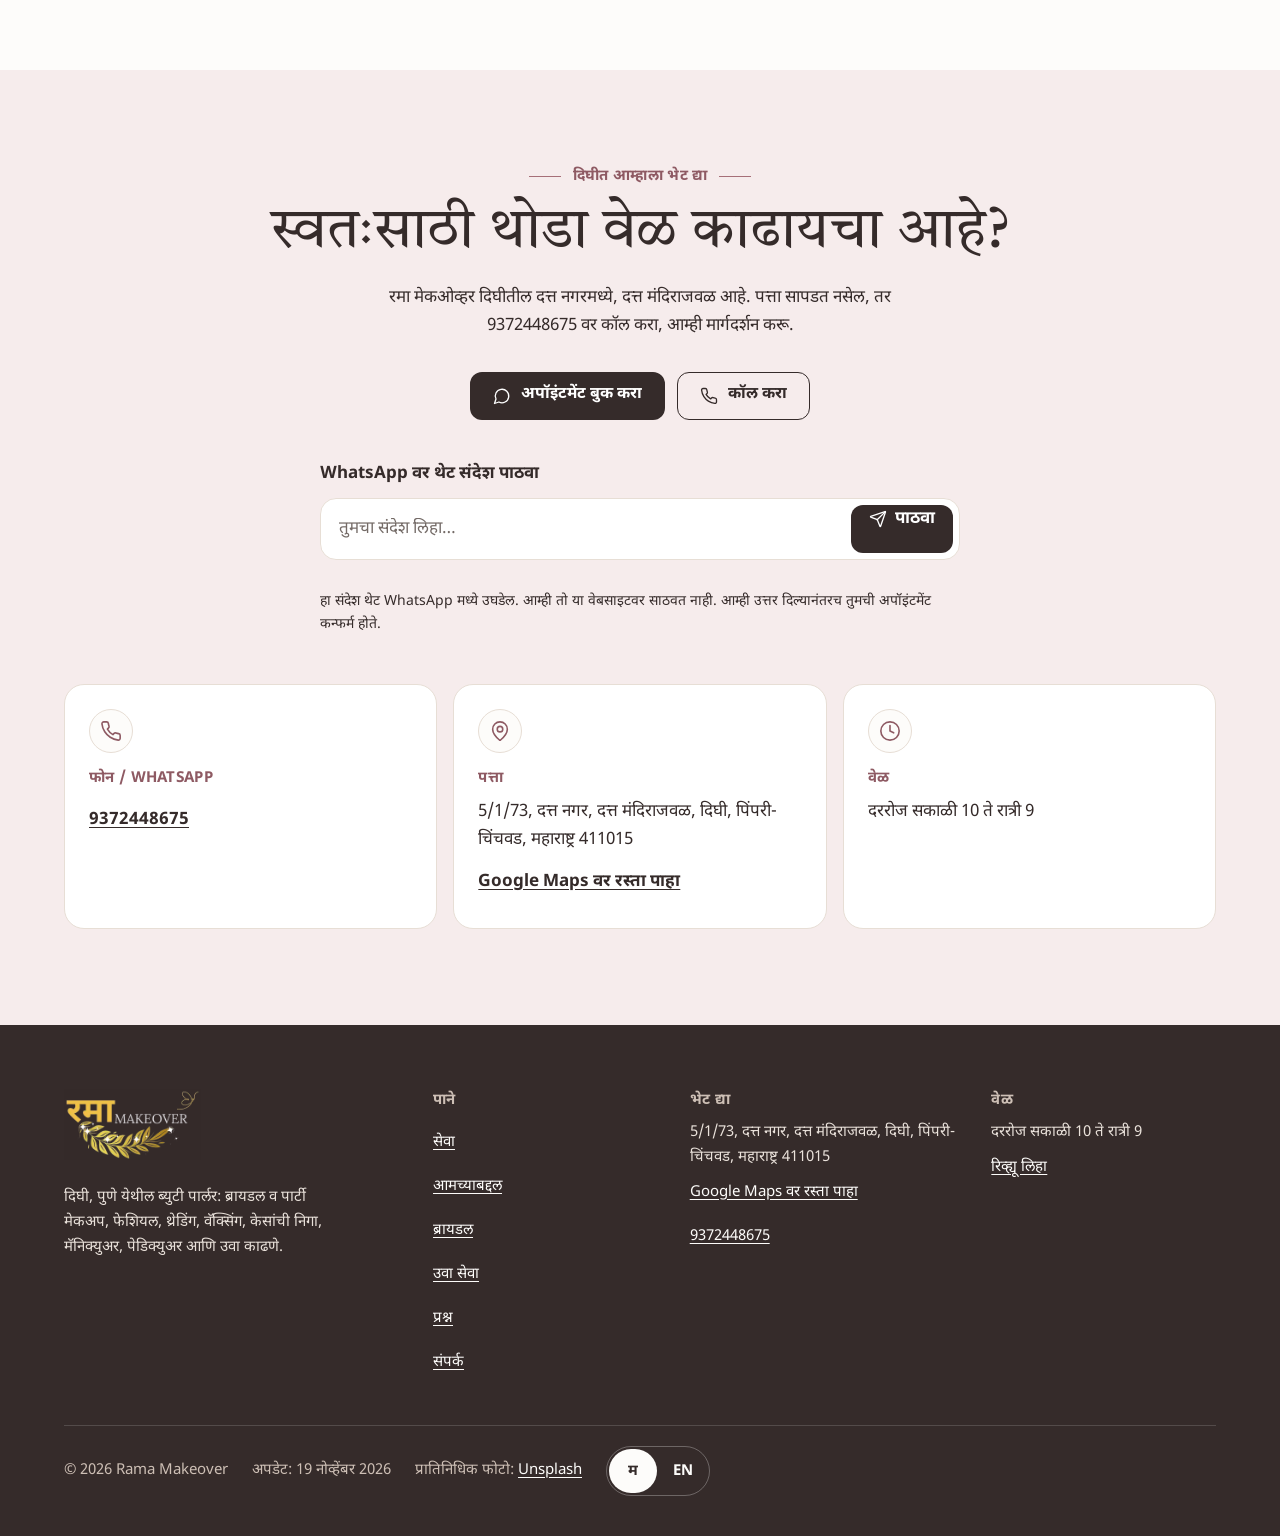
<file: mr/index.html>
<!doctype html>
<html lang="mr">
<head>
<meta charset="utf-8">
<meta name="viewport" content="width=device-width, initial-scale=1">
<title>दिघी, पुणे येथील ब्युटी पार्लर | रमा मेकओव्हर</title>
<meta name="description" content="दिघी, पुणे येथील रमा मेकओव्हर: ब्रायडल व पार्टी मेकअप, फेशियल, थ्रेडिंग, वॅक्सिंग, हेअर स्पा आणि उवा काढणे. दत्त मंदिराजवळ. कॉल 9372448675.">
<link rel="canonical" href="https://ramamakeover.github.io/mr/">
<link rel="alternate" hreflang="en" href="https://ramamakeover.github.io/">
<link rel="alternate" hreflang="mr" href="https://ramamakeover.github.io/mr/">
<link rel="alternate" hreflang="x-default" href="https://ramamakeover.github.io/">
<meta property="og:url" content="https://ramamakeover.github.io/mr/">
<meta property="og:type" content="website">
<meta property="og:title" content="दिघी, पुणे येथील ब्युटी पार्लर | रमा मेकओव्हर">
<meta property="og:description" content="दिघी, पुणे येथील रमा मेकओव्हर: ब्रायडल व पार्टी मेकअप, फेशियल, थ्रेडिंग, वॅक्सिंग, हेअर स्पा आणि उवा काढणे. दत्त मंदिराजवळ. कॉल 9372448675.">
<meta property="og:site_name" content="Rama Makeover">
<meta property="og:image" content="https://ramamakeover.github.io/images/og.jpg">
<meta property="og:image:width" content="1200">
<meta property="og:image:height" content="630">
<meta property="og:image:alt" content="रमा मेकओव्हर, दिघीतील दत्त मंदिराजवळचे ब्युटी पार्लर">
<meta name="twitter:card" content="summary_large_image">
<meta name="robots" content="index, follow, max-image-preview:large">
<meta name="author" content="Rama Makeover">
<meta name="theme-color" content="#FDFCFA">
<link rel="icon" href="../icon-48.png?v=3" type="image/png" sizes="48x48">
<link rel="apple-touch-icon" href="../apple-touch-icon.png?v=3">
<link rel="preload" as="image" href="../images/stock/salon-interior-hero-800.webp" imagesrcset="../images/stock/salon-interior-hero-480.webp 480w, ../images/stock/salon-interior-hero-800.webp 800w, ../images/stock/salon-interior-hero-1200.webp 1200w, ../images/stock/salon-interior-hero-1600.webp 1600w" imagesizes="(min-width:1248px) 1152px, calc(100vw - 48px)" fetchpriority="high">
<link rel="stylesheet" href="../style.css?v=2b2fc5b1-baf1b8">
<script>document.documentElement.classList.add("js")</script>
<script src="../script.js?v=2b2fc5b1-baf1b8" defer></script>
<script type="application/ld+json">
{
  "@context": "https://schema.org",
  "@type": "BeautySalon",
  "@id": "https://ramamakeover.github.io/#business",
  "name": "Rama Makeover",
  "alternateName": "रमा मेकओव्हर",
  "description": "दत्त नगर, दिघी (पिंपरी-चिंचवड, पुणे) येथील दत्त मंदिराजवळचे ब्युटी पार्लर: ब्रायडल आणि पार्टी मेकअप, ब्रायडल हेअरस्टाईल, साडी ड्रेपिंग, प्री-ब्रायडल पॅकेज, फेशियल, हायड्रा फेशियल, स्किन केअर, डी-टॅन, थ्रेडिंग, आयब्रो शेपिंग, आयलॅशेस, वॅक्सिंग, हेअरकट, हेअरस्टाईलिंग, हेअर कलर, हेअर स्पा, स्मूदनिंग आणि केराटिन, मॅनिक्युअर, पेडिक्युअर, मसाज आणि लहान मुले व मोठ्यांसाठी उवा काढणे.",
  "url": "https://ramamakeover.github.io/",
  "logo": "https://ramamakeover.github.io/images/logo-light.webp",
  "image": "https://ramamakeover.github.io/images/og.jpg",
  "telephone": "+91-9372448675",
  "address": {
    "@type": "PostalAddress",
    "streetAddress": "5/1/73, Datta Nagar, near Datta Mandir, Dighi",
    "addressLocality": "Pimpri-Chinchwad",
    "addressRegion": "Maharashtra",
    "postalCode": "411015",
    "addressCountry": "IN"
  },
  "geo": {
    "@type": "GeoCoordinates",
    "latitude": 18.6227907,
    "longitude": 73.8732924
  },
  "hasMap": "https://maps.app.goo.gl/stxkixWMnrQmzfCd6",
  "sameAs": [
    "https://maps.app.goo.gl/stxkixWMnrQmzfCd6",
    "https://www.google.com/maps/place/?q=place_id:ChIJJYMuVXHHwjsRz6qcAB4Vjfc"
  ],
  "openingHoursSpecification": [
    {
      "@type": "OpeningHoursSpecification",
      "dayOfWeek": [
        "Monday",
        "Tuesday",
        "Wednesday",
        "Thursday",
        "Friday",
        "Saturday",
        "Sunday"
      ],
      "opens": "10:00",
      "closes": "21:00"
    }
  ],
  "areaServed": "Dighi, Pimpri-Chinchwad",
  "knowsAbout": [
    "Bridal makeup",
    "Party makeup",
    "Festival & occasion makeup",
    "Bridal hairstyle",
    "Saree draping",
    "Pre-bridal packages",
    "Facial",
    "Hydra facial",
    "Skin care & clean-up",
    "Tan removal (D-tan)",
    "Eyebrow threading",
    "Eyebrow shaping",
    "Eyelashes",
    "Haircut",
    "Hairstyling",
    "Hair colouring",
    "Hair spa",
    "Hair wash & conditioning",
    "Hair smoothening & keratin",
    "Head lice removal (children & adults)",
    "Manicure",
    "Pedicure",
    "Waxing",
    "Body waxing",
    "Massage"
  ],
  "hasOfferCatalog": {
    "@type": "OfferCatalog",
    "name": "Services",
    "itemListElement": [
      {
        "@type": "Offer",
        "itemOffered": {
          "@type": "Service",
          "name": "Bridal makeup",
          "@id": "https://ramamakeover.github.io/bridal-makeup/#service",
          "url": "https://ramamakeover.github.io/bridal-makeup/"
        }
      },
      {
        "@type": "Offer",
        "itemOffered": {
          "@type": "Service",
          "name": "Party makeup"
        }
      },
      {
        "@type": "Offer",
        "itemOffered": {
          "@type": "Service",
          "name": "Festival & occasion makeup"
        }
      },
      {
        "@type": "Offer",
        "itemOffered": {
          "@type": "Service",
          "name": "Bridal hairstyle"
        }
      },
      {
        "@type": "Offer",
        "itemOffered": {
          "@type": "Service",
          "name": "Saree draping"
        }
      },
      {
        "@type": "Offer",
        "itemOffered": {
          "@type": "Service",
          "name": "Pre-bridal packages"
        }
      },
      {
        "@type": "Offer",
        "itemOffered": {
          "@type": "Service",
          "name": "Facial"
        }
      },
      {
        "@type": "Offer",
        "itemOffered": {
          "@type": "Service",
          "name": "Hydra facial"
        }
      },
      {
        "@type": "Offer",
        "itemOffered": {
          "@type": "Service",
          "name": "Skin care & clean-up"
        }
      },
      {
        "@type": "Offer",
        "itemOffered": {
          "@type": "Service",
          "name": "Tan removal (D-tan)"
        }
      },
      {
        "@type": "Offer",
        "itemOffered": {
          "@type": "Service",
          "name": "Eyebrow threading"
        }
      },
      {
        "@type": "Offer",
        "itemOffered": {
          "@type": "Service",
          "name": "Eyebrow shaping"
        }
      },
      {
        "@type": "Offer",
        "itemOffered": {
          "@type": "Service",
          "name": "Eyelashes"
        }
      },
      {
        "@type": "Offer",
        "itemOffered": {
          "@type": "Service",
          "name": "Haircut"
        }
      },
      {
        "@type": "Offer",
        "itemOffered": {
          "@type": "Service",
          "name": "Hairstyling"
        }
      },
      {
        "@type": "Offer",
        "itemOffered": {
          "@type": "Service",
          "name": "Hair colouring"
        }
      },
      {
        "@type": "Offer",
        "itemOffered": {
          "@type": "Service",
          "name": "Hair spa"
        }
      },
      {
        "@type": "Offer",
        "itemOffered": {
          "@type": "Service",
          "name": "Hair wash & conditioning"
        }
      },
      {
        "@type": "Offer",
        "itemOffered": {
          "@type": "Service",
          "name": "Hair smoothening & keratin"
        }
      },
      {
        "@type": "Offer",
        "itemOffered": {
          "@type": "Service",
          "name": "Head lice removal (children & adults)",
          "@id": "https://ramamakeover.github.io/head-lice-removal/#service",
          "url": "https://ramamakeover.github.io/head-lice-removal/"
        }
      },
      {
        "@type": "Offer",
        "itemOffered": {
          "@type": "Service",
          "name": "Manicure"
        }
      },
      {
        "@type": "Offer",
        "itemOffered": {
          "@type": "Service",
          "name": "Pedicure"
        }
      },
      {
        "@type": "Offer",
        "itemOffered": {
          "@type": "Service",
          "name": "Waxing"
        }
      },
      {
        "@type": "Offer",
        "itemOffered": {
          "@type": "Service",
          "name": "Body waxing"
        }
      },
      {
        "@type": "Offer",
        "itemOffered": {
          "@type": "Service",
          "name": "Massage"
        }
      }
    ]
  }
}
</script>
<script type="application/ld+json">
{
  "@context": "https://schema.org",
  "@type": "FAQPage",
  "mainEntity": [
    {
      "@type": "Question",
      "name": "रमा मेकओव्हर कुठे आहे?",
      "acceptedAnswer": {
        "@type": "Answer",
        "text": "5/1/73, दत्त नगर, दत्त मंदिराजवळ, दिघी, पिंपरी-चिंचवड, महाराष्ट्र 411015."
      }
    },
    {
      "@type": "Question",
      "name": "पार्लरची वेळ काय आहे?",
      "acceptedAnswer": {
        "@type": "Answer",
        "text": "दररोज सकाळी 10 ते रात्री 9."
      }
    },
    {
      "@type": "Question",
      "name": "रविवारी पार्लर सुरू असते का?",
      "acceptedAnswer": {
        "@type": "Answer",
        "text": "हो. रमा मेकओव्हर रविवारसह दररोज सकाळी 10 ते रात्री 9 सुरू असते."
      }
    },
    {
      "@type": "Question",
      "name": "उवा काढण्याची सेवा लहान मुलांसाठी आहे का?",
      "acceptedAnswer": {
        "@type": "Answer",
        "text": "हो. ही सेवा लहान मुले आणि मोठ्या व्यक्ती दोघांसाठी उपलब्ध आहे. सेवा पद्धतीची माहिती 9372448675 वर विचारा."
      }
    },
    {
      "@type": "Question",
      "name": "हायड्रा फेशियल उपलब्ध आहे का?",
      "acceptedAnswer": {
        "@type": "Answer",
        "text": "हो. फेशियल आणि हायड्रा फेशियल दोन्ही उपलब्ध आहेत. शुल्क आणि वेळेसाठी 9372448675 वर कॉल किंवा WhatsApp करा."
      }
    },
    {
      "@type": "Question",
      "name": "ब्रायडल बुकिंग सुरू आहे का?",
      "acceptedAnswer": {
        "@type": "Answer",
        "text": "हो, ब्रायडल बुकिंग सुरू आहे. प्रत्येक बुकिंगची सुरुवात वैयक्तिक सल्ल्याने होते. 9372448675 वर कॉल किंवा WhatsApp करा."
      }
    },
    {
      "@type": "Question",
      "name": "सेवेपूर्वी सल्ला घेतला जातो का?",
      "acceptedAnswer": {
        "@type": "Answer",
        "text": "हो. प्रत्येक भेटीची सुरुवात वैयक्तिक सल्ल्याने होते, म्हणजे तुमचा लूक तुम्हालाच शोभेल."
      }
    },
    {
      "@type": "Question",
      "name": "शुल्क किती आहे?",
      "acceptedAnswer": {
        "@type": "Answer",
        "text": "शुल्क सेवेनुसार वेगळे असते. कृपया 9372448675 वर कॉल किंवा WhatsApp करा."
      }
    },
    {
      "@type": "Question",
      "name": "अपॉइंटमेंट कशी घ्यावी?",
      "acceptedAnswer": {
        "@type": "Answer",
        "text": "9372448675 वर कॉल किंवा WhatsApp करा. आम्ही अपॉइंटमेंट कन्फर्म करू."
      }
    }
  ]
}
</script>
<script type="application/ld+json">
{
  "@context": "https://schema.org",
  "@graph": [
    {
      "@type": "WebSite",
      "@id": "https://ramamakeover.github.io/#website",
      "url": "https://ramamakeover.github.io/",
      "name": "Rama Makeover",
      "alternateName": "रमा मेकओव्हर",
      "inLanguage": [
        "mr",
        "en"
      ],
      "publisher": {
        "@id": "https://ramamakeover.github.io/#business"
      }
    },
    {
      "@type": "WebPage",
      "@id": "https://ramamakeover.github.io/mr/#webpage",
      "url": "https://ramamakeover.github.io/mr/",
      "name": "दिघी, पुणे येथील ब्युटी पार्लर | रमा मेकओव्हर",
      "inLanguage": "mr",
      "isPartOf": {
        "@id": "https://ramamakeover.github.io/#website"
      },
      "about": {
        "@id": "https://ramamakeover.github.io/#business"
      },
      "author": {
        "@id": "https://ramamakeover.github.io/#business"
      },
      "publisher": {
        "@id": "https://ramamakeover.github.io/#business"
      },
      "datePublished": "2026-10-29",
      "dateModified": "2026-11-19"
    }
  ]
}
</script>
</head>
<body>
<a class="skip" href="#main">मुख्य माहितीवर जा</a>
<div class="announce">ब्रायडल आणि सणासुदीच्या मेकअपसाठी बुकिंग सुरू आहे. <a href="https://wa.me/919372448675?text=%E0%A4%A8%E0%A4%AE%E0%A4%B8%E0%A5%8D%E0%A4%95%E0%A4%BE%E0%A4%B0%2C%20%E0%A4%AE%E0%A4%B2%E0%A4%BE%20%E0%A4%AC%E0%A5%8D%E0%A4%B0%E0%A4%BE%E0%A4%AF%E0%A4%A1%E0%A4%B2%20/%20%E0%A4%B8%E0%A4%A3%E0%A4%BE%E0%A4%B8%E0%A5%81%E0%A4%A6%E0%A5%80%E0%A4%9A%E0%A5%8D%E0%A4%AF%E0%A4%BE%20%E0%A4%AE%E0%A5%87%E0%A4%95%E0%A4%85%E0%A4%AA%E0%A4%AC%E0%A4%A6%E0%A5%8D%E0%A4%A6%E0%A4%B2%20%E0%A4%9A%E0%A5%8C%E0%A4%95%E0%A4%B6%E0%A5%80%20%E0%A4%95%E0%A4%B0%E0%A4%BE%E0%A4%AF%E0%A4%9A%E0%A5%80%20%E0%A4%86%E0%A4%B9%E0%A5%87.">आजच चौकशी करा</a></div>

<header class="site-header">
  <div class="wrap">
    <div class="bar-inner">
      <a class="logo-link" href="#main"><span class="logo-art"><img src="../images/logo-light-320.webp" srcset="../images/logo-light-320.webp 320w, ../images/logo-light-480.webp 480w, ../images/logo-light-960.webp 960w" sizes="(min-width:600px) 140px, 100px" width="960" height="504" alt="रमा मेकओव्हर (Rama Makeover)"><span aria-hidden="true"><i class="tw" style="left:13.6%;top:52.7%;--s:4.6;--d:0s"></i><i class="tw" style="left:16.9%;top:58.2%;--s:5.2;--d:1.1s"></i><i class="tw" style="left:21.1%;top:48.5%;--s:2.6;--d:2.3s"></i><i class="tw" style="left:31.6%;top:70%;--s:4.8;--d:0.6s"></i><i class="tw" style="left:52.8%;top:69.9%;--s:4.6;--d:1.7s"></i><i class="tw" style="left:77.7%;top:56.5%;--s:5.4;--d:2.8s"></i><i class="tw" style="left:81.9%;top:68.5%;--s:2.6;--d:0.3s"></i></span></span></a>
      <button class="menu-btn" type="button" aria-expanded="false" aria-controls="site-nav"><svg class="ico" viewBox="0 0 24 24" aria-hidden="true"><path d="M4 6h16M4 12h16M4 18h16"/></svg><span class="menu-txt">मेनू</span></button>
      <nav id="site-nav" class="nav" aria-label="मुख्य मेनू"><a href="#services">सेवा</a><a href="#about">आमच्याबद्दल</a><a href="bridal-makeup/">ब्रायडल</a><a href="head-lice-removal/">उवा सेवा</a><a href="#faq">प्रश्न</a><a href="#contact">संपर्क</a></nav>
      <div class="lang-switch" role="group" aria-label="भाषा निवडा"><a href="./" lang="mr" hreflang="mr" aria-current="page"><span aria-hidden="true">म</span><span class="vh">मराठी</span></a><a href="../" lang="en" hreflang="en"><span aria-hidden="true">EN</span><span class="vh">English</span></a></div>
      <a class="btn btn-primary btn-sm header-cta" href="https://wa.me/919372448675?text=%E0%A4%A8%E0%A4%AE%E0%A4%B8%E0%A5%8D%E0%A4%95%E0%A4%BE%E0%A4%B0%2C%20%E0%A4%AE%E0%A4%B2%E0%A4%BE%20%E0%A4%85%E0%A4%AA%E0%A5%89%E0%A4%87%E0%A4%82%E0%A4%9F%E0%A4%AE%E0%A5%87%E0%A4%82%E0%A4%9F%E0%A4%AC%E0%A4%A6%E0%A5%8D%E0%A4%A6%E0%A4%B2%20%E0%A4%9A%E0%A5%8C%E0%A4%95%E0%A4%B6%E0%A5%80%20%E0%A4%95%E0%A4%B0%E0%A4%BE%E0%A4%AF%E0%A4%9A%E0%A5%80%20%E0%A4%86%E0%A4%B9%E0%A5%87.%20%E0%A4%95%E0%A5%83%E0%A4%AA%E0%A4%AF%E0%A4%BE%20%E0%A4%89%E0%A4%AA%E0%A4%B2%E0%A4%AC%E0%A5%8D%E0%A4%A7%20%E0%A4%B5%E0%A5%87%E0%A4%B3%20%E0%A4%86%E0%A4%A3%E0%A4%BF%20%E0%A4%B8%E0%A5%87%E0%A4%B5%E0%A5%87%E0%A4%9A%E0%A5%80%20%E0%A4%AE%E0%A4%BE%E0%A4%B9%E0%A4%BF%E0%A4%A4%E0%A5%80%20%E0%A4%A6%E0%A5%8D%E0%A4%AF%E0%A4%BE.">अपॉइंटमेंट बुक करा</a>
    </div>
  </div>
</header>

<main id="main">
  <section class="hero center">
    <div class="wrap">
      <h1 class="title"><span class="eyebrow">रमा&nbsp;मेकओव्हर, दिघी,&nbsp;पुणे&nbsp;येथील&nbsp;ब्युटी&nbsp;पार्लर</span> सुंदर दिसा, स्वतःसारखे राहा.</h1>
      <p class="intro">विचारपूर्वक दिलेल्या ब्युटी सेवा, तुमच्यासाठी खास लूक आणि फक्त तुमच्यासाठी थोडा वेळ. दिघी, पुणे येथे, दत्त मंदिराजवळ.</p>
      <div class="facts"><span><svg class="ico" viewBox="0 0 24 24" aria-hidden="true"><path d="M20 10c0 4.99-5.54 10.19-7.4 11.8a1 1 0 0 1-1.2 0C9.54 20.19 4 14.99 4 10a8 8 0 0 1 16 0"/><circle cx="12" cy="10" r="3"/></svg>दत्त मंदिराजवळ, दत्त नगर, दिघी</span><span><svg class="ico" viewBox="0 0 24 24" aria-hidden="true"><circle cx="12" cy="12" r="10"/><path d="M12 6v6l4 2"/></svg>दररोज सकाळी 10 ते रात्री 9</span></div>
      <div class="ctas"><a class="btn btn-primary btn-glow" href="https://wa.me/919372448675?text=%E0%A4%A8%E0%A4%AE%E0%A4%B8%E0%A5%8D%E0%A4%95%E0%A4%BE%E0%A4%B0%2C%20%E0%A4%AE%E0%A4%B2%E0%A4%BE%20%E0%A4%85%E0%A4%AA%E0%A5%89%E0%A4%87%E0%A4%82%E0%A4%9F%E0%A4%AE%E0%A5%87%E0%A4%82%E0%A4%9F%E0%A4%AC%E0%A4%A6%E0%A5%8D%E0%A4%A6%E0%A4%B2%20%E0%A4%9A%E0%A5%8C%E0%A4%95%E0%A4%B6%E0%A5%80%20%E0%A4%95%E0%A4%B0%E0%A4%BE%E0%A4%AF%E0%A4%9A%E0%A5%80%20%E0%A4%86%E0%A4%B9%E0%A5%87.%20%E0%A4%95%E0%A5%83%E0%A4%AA%E0%A4%AF%E0%A4%BE%20%E0%A4%89%E0%A4%AA%E0%A4%B2%E0%A4%AC%E0%A5%8D%E0%A4%A7%20%E0%A4%B5%E0%A5%87%E0%A4%B3%20%E0%A4%86%E0%A4%A3%E0%A4%BF%20%E0%A4%B8%E0%A5%87%E0%A4%B5%E0%A5%87%E0%A4%9A%E0%A5%80%20%E0%A4%AE%E0%A4%BE%E0%A4%B9%E0%A4%BF%E0%A4%A4%E0%A5%80%20%E0%A4%A6%E0%A5%8D%E0%A4%AF%E0%A4%BE."><span class="ring"><svg class="ico" viewBox="0 0 24 24" aria-hidden="true"><path d="M7.9 20A9 9 0 1 0 4 16.1L2 22Z"/></svg></span>अपॉइंटमेंट बुक करा</a><a class="btn btn-secondary" href="#services">सेवा पाहा</a></div>
      <div class="hero-photo sk"><img src="../images/stock/salon-interior-hero-800.webp" srcset="../images/stock/salon-interior-hero-480.webp 480w, ../images/stock/salon-interior-hero-800.webp 800w, ../images/stock/salon-interior-hero-1200.webp 1200w, ../images/stock/salon-interior-hero-1600.webp 1600w" sizes="(min-width:1248px) 1152px, calc(100vw - 48px)" width="1600" height="1067" alt="उजेडाने भरलेले आधुनिक ब्युटी पार्लर (प्रातिनिधिक फोटो)" fetchpriority="high"></div>
    </div>
  </section>

  <section class="block" id="about">
    <div class="wrap split">
      <div class="arch sk" data-reveal><img src="../images/stock/salon-room-calm-800.webp" srcset="../images/stock/salon-room-calm-480.webp 480w, ../images/stock/salon-room-calm-800.webp 800w, ../images/stock/salon-room-calm-1000.webp 1000w" sizes="(min-width:600px) 440px, calc(100vw - 48px)" width="1000" height="1500" alt="झाडे आणि खुर्ची असलेली शांत पार्लरची खोली (प्रातिनिधिक फोटो)" loading="lazy" decoding="async"></div>
      <div class="about" data-reveal>
        <h2 class="title"><span class="eyebrow">दिघीतील रमा मेकओव्हरबद्दल</span> शेजारचं ब्युटी पार्लर, जिथे आधी तुमचं ऐकलं जातं.</h2>
        <p>रमा मेकओव्हर हे दिघी (पिंपरी-चिंचवड, पुणे) येथील दत्त नगरमध्ये, दत्त मंदिराजवळ असलेले ब्युटी पार्लर आहे. प्रत्येक भेटीची सुरुवात वैयक्तिक सल्ल्याने होते, म्हणजे तुमचा लूक तुम्हालाच शोभेल.</p><p>प्रत्येक सेवेत आम्ही व्यावसायिक काळजी घेतो आणि आमची जागा स्वच्छ व आरामदायी ठेवतो. पार्लर दररोज सकाळी 10 ते रात्री 9 पर्यंत सुरू असते.</p>
        <div class="ctas"><a class="btn btn-primary" href="https://wa.me/919372448675?text=%E0%A4%A8%E0%A4%AE%E0%A4%B8%E0%A5%8D%E0%A4%95%E0%A4%BE%E0%A4%B0%2C%20%E0%A4%AE%E0%A4%B2%E0%A4%BE%20%E0%A4%85%E0%A4%AA%E0%A5%89%E0%A4%87%E0%A4%82%E0%A4%9F%E0%A4%AE%E0%A5%87%E0%A4%82%E0%A4%9F%E0%A4%AC%E0%A4%A6%E0%A5%8D%E0%A4%A6%E0%A4%B2%20%E0%A4%9A%E0%A5%8C%E0%A4%95%E0%A4%B6%E0%A5%80%20%E0%A4%95%E0%A4%B0%E0%A4%BE%E0%A4%AF%E0%A4%9A%E0%A5%80%20%E0%A4%86%E0%A4%B9%E0%A5%87.%20%E0%A4%95%E0%A5%83%E0%A4%AA%E0%A4%AF%E0%A4%BE%20%E0%A4%89%E0%A4%AA%E0%A4%B2%E0%A4%AC%E0%A5%8D%E0%A4%A7%20%E0%A4%B5%E0%A5%87%E0%A4%B3%20%E0%A4%86%E0%A4%A3%E0%A4%BF%20%E0%A4%B8%E0%A5%87%E0%A4%B5%E0%A5%87%E0%A4%9A%E0%A5%80%20%E0%A4%AE%E0%A4%BE%E0%A4%B9%E0%A4%BF%E0%A4%A4%E0%A5%80%20%E0%A4%A6%E0%A5%8D%E0%A4%AF%E0%A4%BE.">अपॉइंटमेंट बुक करा</a></div>
      </div>
    </div>
  </section>

  <section class="block alt" id="services">
    <div class="wrap">
      <div class="head-row">
        <div data-reveal><h2 class="title"><span class="eyebrow">दिघी, पुणे येथील ब्युटी सेवा</span> थोडी काळजी, भरपूर आत्मविश्वास.</h2></div>
        <div data-reveal><p class="intro">सेवा निवडा आणि शुल्क व सोयीच्या वेळेसाठी WhatsApp वर विचारा.</p><div class="ctas"><a class="btn btn-primary" href="https://wa.me/919372448675?text=%E0%A4%A8%E0%A4%AE%E0%A4%B8%E0%A5%8D%E0%A4%95%E0%A4%BE%E0%A4%B0%2C%20%E0%A4%AE%E0%A4%B2%E0%A4%BE%20%E0%A4%85%E0%A4%AA%E0%A5%89%E0%A4%87%E0%A4%82%E0%A4%9F%E0%A4%AE%E0%A5%87%E0%A4%82%E0%A4%9F%E0%A4%AC%E0%A4%A6%E0%A5%8D%E0%A4%A6%E0%A4%B2%20%E0%A4%9A%E0%A5%8C%E0%A4%95%E0%A4%B6%E0%A5%80%20%E0%A4%95%E0%A4%B0%E0%A4%BE%E0%A4%AF%E0%A4%9A%E0%A5%80%20%E0%A4%86%E0%A4%B9%E0%A5%87.%20%E0%A4%95%E0%A5%83%E0%A4%AA%E0%A4%AF%E0%A4%BE%20%E0%A4%89%E0%A4%AA%E0%A4%B2%E0%A4%AC%E0%A5%8D%E0%A4%A7%20%E0%A4%B5%E0%A5%87%E0%A4%B3%20%E0%A4%86%E0%A4%A3%E0%A4%BF%20%E0%A4%B8%E0%A5%87%E0%A4%B5%E0%A5%87%E0%A4%9A%E0%A5%80%20%E0%A4%AE%E0%A4%BE%E0%A4%B9%E0%A4%BF%E0%A4%A4%E0%A5%80%20%E0%A4%A6%E0%A5%8D%E0%A4%AF%E0%A4%BE.">अपॉइंटमेंट बुक करा</a></div></div>
      </div>
      <ul class="cards">
        <li class="svc sk" data-reveal style="--i:0"><img src="../images/stock/hair-care-700.webp" srcset="../images/stock/hair-care-480.webp 480w, ../images/stock/hair-care-700.webp 700w, ../images/stock/hair-care-900.webp 900w" sizes="(min-width:1024px) 370px, (min-width:600px) calc(50vw - 34px), calc(100vw - 48px)" width="900" height="600" alt="केस विंचरले जात असताना (प्रातिनिधिक फोटो)" loading="lazy" decoding="async">
          <div class="label"><h3>उवा काढण्याची सेवा</h3><p>लहान मुले आणि मोठ्यांसाठी. सेवा कशी केली जाते ते आम्हाला विचारा.</p><a href="head-lice-removal/"><svg class="ico" viewBox="0 0 24 24" aria-hidden="true"><path d="M5 12h14"/><path d="m12 5 7 7-7 7"/></svg>अधिक माहिती<span class="vh">: उवा काढण्याची सेवा</span></a></div>
        </li>
        <li class="svc sk" data-reveal style="--i:1"><img src="../images/stock/facial-treatment-700.webp" srcset="../images/stock/facial-treatment-480.webp 480w, ../images/stock/facial-treatment-700.webp 700w, ../images/stock/facial-treatment-900.webp 900w" sizes="(min-width:1024px) 370px, (min-width:600px) calc(50vw - 34px), calc(100vw - 48px)" width="900" height="600" alt="फेशियल मास्क लावलेली व्यक्ती (प्रातिनिधिक फोटो)" loading="lazy" decoding="async">
          <div class="label"><h3>फेशियल आणि हायड्रा फेशियल</h3><p>चेहऱ्याच्या त्वचेची स्वच्छता आणि निगा, हायड्रा फेशियल मशीनसह.</p><a href="https://wa.me/919372448675?text=%E0%A4%A8%E0%A4%AE%E0%A4%B8%E0%A5%8D%E0%A4%95%E0%A4%BE%E0%A4%B0%2C%20%E0%A4%AE%E0%A4%B2%E0%A4%BE%20%E0%A4%B0%E0%A4%AE%E0%A4%BE%20%E0%A4%AE%E0%A5%87%E0%A4%95%E0%A4%93%E0%A4%B5%E0%A5%8D%E0%A4%B9%E0%A4%B0%E0%A4%AE%E0%A4%A7%E0%A5%80%E0%A4%B2%20%E0%A4%AB%E0%A5%87%E0%A4%B6%E0%A4%BF%E0%A4%AF%E0%A4%B2%20%E0%A4%86%E0%A4%A3%E0%A4%BF%20%E0%A4%B9%E0%A4%BE%E0%A4%AF%E0%A4%A1%E0%A5%8D%E0%A4%B0%E0%A4%BE%20%E0%A4%AB%E0%A5%87%E0%A4%B6%E0%A4%BF%E0%A4%AF%E0%A4%B2%20%E0%A4%AC%E0%A4%A6%E0%A5%8D%E0%A4%A6%E0%A4%B2%20%E0%A4%AE%E0%A4%BE%E0%A4%B9%E0%A4%BF%E0%A4%A4%E0%A5%80%20%E0%A4%B9%E0%A4%B5%E0%A5%80%20%E0%A4%86%E0%A4%B9%E0%A5%87."><svg class="ico" viewBox="0 0 24 24" aria-hidden="true"><path d="M7.9 20A9 9 0 1 0 4 16.1L2 22Z"/></svg>WhatsApp वर विचारा</a></div>
        </li>
        <li class="svc sk" data-reveal style="--i:2"><img src="../images/stock/eyebrow-threading-700.webp" srcset="../images/stock/eyebrow-threading-480.webp 480w, ../images/stock/eyebrow-threading-700.webp 700w, ../images/stock/eyebrow-threading-900.webp 900w" sizes="(min-width:1024px) 370px, (min-width:600px) calc(50vw - 34px), calc(100vw - 48px)" width="900" height="1350" alt="थ्रेडिंगचा धागा हातात (प्रातिनिधिक फोटो)" loading="lazy" decoding="async">
          <div class="label"><h3>थ्रेडिंग आणि वॅक्सिंग</h3><p>धाग्याने भुवयांना आकार, आणि वॅक्सने नको असलेले केस काढणे.</p><a href="https://wa.me/919372448675?text=%E0%A4%A8%E0%A4%AE%E0%A4%B8%E0%A5%8D%E0%A4%95%E0%A4%BE%E0%A4%B0%2C%20%E0%A4%AE%E0%A4%B2%E0%A4%BE%20%E0%A4%B0%E0%A4%AE%E0%A4%BE%20%E0%A4%AE%E0%A5%87%E0%A4%95%E0%A4%93%E0%A4%B5%E0%A5%8D%E0%A4%B9%E0%A4%B0%E0%A4%AE%E0%A4%A7%E0%A5%80%E0%A4%B2%20%E0%A4%A5%E0%A5%8D%E0%A4%B0%E0%A5%87%E0%A4%A1%E0%A4%BF%E0%A4%82%E0%A4%97%20%E0%A4%86%E0%A4%A3%E0%A4%BF%20%E0%A4%B5%E0%A5%85%E0%A4%95%E0%A5%8D%E0%A4%B8%E0%A4%BF%E0%A4%82%E0%A4%97%20%E0%A4%AC%E0%A4%A6%E0%A5%8D%E0%A4%A6%E0%A4%B2%20%E0%A4%AE%E0%A4%BE%E0%A4%B9%E0%A4%BF%E0%A4%A4%E0%A5%80%20%E0%A4%B9%E0%A4%B5%E0%A5%80%20%E0%A4%86%E0%A4%B9%E0%A5%87."><svg class="ico" viewBox="0 0 24 24" aria-hidden="true"><path d="M7.9 20A9 9 0 1 0 4 16.1L2 22Z"/></svg>WhatsApp वर विचारा</a></div>
        </li>
        <li class="svc sk" data-reveal style="--i:3"><img src="../images/stock/haircut-700.webp" srcset="../images/stock/haircut-480.webp 480w, ../images/stock/haircut-700.webp 700w, ../images/stock/haircut-900.webp 900w" sizes="(min-width:1024px) 370px, (min-width:600px) calc(50vw - 34px), calc(100vw - 48px)" width="900" height="1125" alt="केस कापले जात असताना (प्रातिनिधिक फोटो)" loading="lazy" decoding="async">
          <div class="label"><h3>हेअरकट</h3><p>तुमच्या आवडीनुसार केस कापणे.</p><a href="https://wa.me/919372448675?text=%E0%A4%A8%E0%A4%AE%E0%A4%B8%E0%A5%8D%E0%A4%95%E0%A4%BE%E0%A4%B0%2C%20%E0%A4%AE%E0%A4%B2%E0%A4%BE%20%E0%A4%B0%E0%A4%AE%E0%A4%BE%20%E0%A4%AE%E0%A5%87%E0%A4%95%E0%A4%93%E0%A4%B5%E0%A5%8D%E0%A4%B9%E0%A4%B0%E0%A4%AE%E0%A4%A7%E0%A5%80%E0%A4%B2%20%E0%A4%B9%E0%A5%87%E0%A4%85%E0%A4%B0%E0%A4%95%E0%A4%9F%20%E0%A4%AC%E0%A4%A6%E0%A5%8D%E0%A4%A6%E0%A4%B2%20%E0%A4%AE%E0%A4%BE%E0%A4%B9%E0%A4%BF%E0%A4%A4%E0%A5%80%20%E0%A4%B9%E0%A4%B5%E0%A5%80%20%E0%A4%86%E0%A4%B9%E0%A5%87."><svg class="ico" viewBox="0 0 24 24" aria-hidden="true"><path d="M7.9 20A9 9 0 1 0 4 16.1L2 22Z"/></svg>WhatsApp वर विचारा</a></div>
        </li>
        <li class="svc sk" data-reveal style="--i:4"><img src="../images/stock/bridal-makeup-700.webp" srcset="../images/stock/bridal-makeup-480.webp 480w, ../images/stock/bridal-makeup-700.webp 700w, ../images/stock/bridal-makeup-900.webp 900w" sizes="(min-width:1024px) 370px, (min-width:600px) calc(50vw - 34px), calc(100vw - 48px)" width="900" height="1350" alt="लाल आणि सोनेरी पोशाखातील नवरी (प्रातिनिधिक फोटो)" loading="lazy" decoding="async">
          <div class="label"><h3>ब्रायडल मेकअप</h3><p>लग्नाच्या दिवसासाठी नवरीचा मेकअप.</p><a href="bridal-makeup/"><svg class="ico" viewBox="0 0 24 24" aria-hidden="true"><path d="M5 12h14"/><path d="m12 5 7 7-7 7"/></svg>अधिक माहिती<span class="vh">: ब्रायडल मेकअप</span></a></div>
        </li>
        <li class="svc sk" data-reveal style="--i:5"><img src="../images/stock/occasion-makeup-700.webp" srcset="../images/stock/occasion-makeup-480.webp 480w, ../images/stock/occasion-makeup-700.webp 700w, ../images/stock/occasion-makeup-900.webp 900w" sizes="(min-width:1024px) 370px, (min-width:600px) calc(50vw - 34px), calc(100vw - 48px)" width="900" height="1350" alt="डोळ्यांचा मेकअप करताना (प्रातिनिधिक फोटो)" loading="lazy" decoding="async">
          <div class="label"><h3>सण आणि समारंभासाठी मेकअप</h3><p>सण, लग्नसमारंभ, कार्यक्रम आणि पार्टीसाठी मेकअप.</p><a href="https://wa.me/919372448675?text=%E0%A4%A8%E0%A4%AE%E0%A4%B8%E0%A5%8D%E0%A4%95%E0%A4%BE%E0%A4%B0%2C%20%E0%A4%AE%E0%A4%B2%E0%A4%BE%20%E0%A4%B0%E0%A4%AE%E0%A4%BE%20%E0%A4%AE%E0%A5%87%E0%A4%95%E0%A4%93%E0%A4%B5%E0%A5%8D%E0%A4%B9%E0%A4%B0%E0%A4%AE%E0%A4%A7%E0%A5%80%E0%A4%B2%20%E0%A4%B8%E0%A4%A3%20%E0%A4%86%E0%A4%A3%E0%A4%BF%20%E0%A4%B8%E0%A4%AE%E0%A4%BE%E0%A4%B0%E0%A4%82%E0%A4%AD%E0%A4%BE%E0%A4%B8%E0%A4%BE%E0%A4%A0%E0%A5%80%20%E0%A4%AE%E0%A5%87%E0%A4%95%E0%A4%85%E0%A4%AA%20%E0%A4%AC%E0%A4%A6%E0%A5%8D%E0%A4%A6%E0%A4%B2%20%E0%A4%AE%E0%A4%BE%E0%A4%B9%E0%A4%BF%E0%A4%A4%E0%A5%80%20%E0%A4%B9%E0%A4%B5%E0%A5%80%20%E0%A4%86%E0%A4%B9%E0%A5%87."><svg class="ico" viewBox="0 0 24 24" aria-hidden="true"><path d="M7.9 20A9 9 0 1 0 4 16.1L2 22Z"/></svg>WhatsApp वर विचारा</a></div>
        </li>
      </ul>
      <div class="all-svc" data-reveal><h3>सर्व सेवा</h3><div class="groups"><div><h4>मेकअप आणि ब्रायडल</h4><ul><li><a href="bridal-makeup/">ब्रायडल मेकअप</a></li><li>पार्टी मेकअप</li><li>सण-समारंभासाठी मेकअप</li><li>ब्रायडल हेअरस्टाईल</li><li>साडी ड्रेपिंग</li><li>प्री-ब्रायडल पॅकेज</li></ul></div><div><h4>चेहरा आणि त्वचा</h4><ul><li>फेशियल</li><li>हायड्रा फेशियल</li><li>स्किन केअर आणि क्लीन-अप</li><li>डी-टॅन</li><li>आयब्रो थ्रेडिंग</li><li>आयब्रो शेपिंग</li><li>आयलॅशेस</li></ul></div><div><h4>केस</h4><ul><li>हेअरकट</li><li>हेअरस्टाईलिंग</li><li>हेअर कलर</li><li>हेअर स्पा</li><li>हेअर वॉश आणि कंडिशनिंग</li><li>हेअर स्मूदनिंग आणि केराटिन</li><li><a href="head-lice-removal/">उवा काढणे (लहान मुले आणि मोठे)</a></li></ul></div><div><h4>हात, पाय आणि शरीर</h4><ul><li>मॅनिक्युअर</li><li>पेडिक्युअर</li><li>वॅक्सिंग</li><li>बॉडी वॅक्सिंग</li><li>मसाज</li></ul></div></div></div>
      <p class="note">या पानावरील फोटो प्रातिनिधिक आहेत. आमच्या पार्लरचे खरे फोटो लवकरच.</p>
    </div>
  </section>

  <section class="block" id="lice">
    <div class="wrap split">
      <div data-reveal>
        <h2 class="title"><span class="eyebrow">दिघीत उवा काढण्याची सेवा</span> उवांची काळजी, कोणताही संकोच न ठेवता.</h2>
        <p class="intro">उवा होणे ही एक सामान्य समस्या आहे आणि ती कोणालाही होऊ शकते. त्यात लाज वाटण्यासारखे काहीच नाही. रमा मेकओव्हरमध्ये लहान मुले आणि मोठ्यांसाठी उवा काढण्याची सेवा उपलब्ध आहे. सेवा कशी केली जाते आणि शुल्क किती, हे फोनवर किंवा WhatsApp वर विचारा.</p>
        <p class="more"><a href="head-lice-removal/">उवा काढण्याच्या सेवेबद्दल अधिक माहिती</a></p>
        <div class="ctas"><a class="btn btn-primary" href="https://wa.me/919372448675?text=%E0%A4%A8%E0%A4%AE%E0%A4%B8%E0%A5%8D%E0%A4%95%E0%A4%BE%E0%A4%B0%2C%20%E0%A4%AE%E0%A4%B2%E0%A4%BE%20%E0%A4%89%E0%A4%B5%E0%A4%BE%20%E0%A4%95%E0%A4%BE%E0%A4%A2%E0%A4%A3%E0%A5%8D%E0%A4%AF%E0%A4%BE%E0%A4%9A%E0%A5%8D%E0%A4%AF%E0%A4%BE%20%E0%A4%B8%E0%A5%87%E0%A4%B5%E0%A5%87%E0%A4%AC%E0%A4%A6%E0%A5%8D%E0%A4%A6%E0%A4%B2%20%E0%A4%AE%E0%A4%BE%E0%A4%B9%E0%A4%BF%E0%A4%A4%E0%A5%80%20%E0%A4%B9%E0%A4%B5%E0%A5%80%20%E0%A4%86%E0%A4%B9%E0%A5%87."><svg class="ico" viewBox="0 0 24 24" aria-hidden="true"><path d="M7.9 20A9 9 0 1 0 4 16.1L2 22Z"/></svg>उवा सेवेबद्दल विचारा</a><a class="btn btn-secondary" href="tel:+919372448675"><svg class="ico" viewBox="0 0 24 24" aria-hidden="true"><path d="M22 16.92v3a2 2 0 0 1-2.18 2 19.79 19.79 0 0 1-8.63-3.07 19.5 19.5 0 0 1-6-6 19.79 19.79 0 0 1-3.07-8.67A2 2 0 0 1 4.11 2h3a2 2 0 0 1 2 1.72 12.84 12.84 0 0 0 .7 2.81 2 2 0 0 1-.45 2.11L8.09 9.91a16 16 0 0 0 6 6l1.27-1.27a2 2 0 0 1 2.11-.45 12.84 12.84 0 0 0 2.81.7A2 2 0 0 1 22 16.92z"/></svg>9372448675</a></div>
      </div>
      <div class="facts-card" data-reveal><h3>उवांबद्दल थोडी माहिती</h3><ul><li>उवा लहान मुलांमध्ये आणि त्यांच्या कुटुंबात जास्त आढळतात.</li><li>उवा मुख्यतः डोक्याचा डोक्याशी थेट संपर्क आल्याने पसरतात. त्या उडत किंवा उड्या मारत नाहीत.</li><li>उवा होणे म्हणजे अस्वच्छता नव्हे.</li><li>कंगवा, ब्रश आणि टॉवेल एकमेकांसोबत शेअर करू नका.</li><li>घरातील एका व्यक्तीला उवा असतील, तर घरातील सर्वांचे डोके तपासा.</li><li>खाजवल्याने डोक्यावर जखमा होऊ शकतात. उवाच आहेत याची खात्री नसेल, किंवा उपचारानंतरही फरक पडला नसेल, तर फार्मासिस्ट किंवा डॉक्टरांचा सल्ला घ्या.</li></ul><p class="src">स्रोत (इंग्रजी): <a href="https://www.nhs.uk/conditions/head-lice-and-nits/" hreflang="en">NHS: Head lice and nits</a> | <a href="https://www.cdc.gov/lice/about/head-lice.html" hreflang="en">CDC: Head lice</a></p></div>
    </div>
  </section>

  <section class="block alt" id="why">
    <div class="wrap split">
      <div data-reveal><h2 class="title"><span class="eyebrow">रमा मेकओव्हरच का निवडावे</span> आमच्याकडून तुम्हाला काय मिळेल.</h2><p class="intro">छोट्या गोष्टींकडे लक्ष, आणि प्रत्येक भेटीत मनापासून काळजी.</p></div>
      <ul class="why"><li data-reveal style="--i:0"><div class="badge"><svg class="ico" viewBox="0 0 24 24" aria-hidden="true"><path d="M16 21v-2a4 4 0 0 0-4-4H6a4 4 0 0 0-4 4v2"/><circle cx="9" cy="7" r="4"/><path d="m16 11 2 2 4-4"/></svg></div><h3>वैयक्तिक सल्ला</h3><p>सुरुवात करण्यापूर्वी तुम्हाला काय हवे ते आम्ही समजून घेतो.</p></li><li data-reveal style="--i:1"><div class="badge"><svg class="ico" viewBox="0 0 24 24" aria-hidden="true"><path d="M11.56 3.27a.5.5 0 0 1 .88 0l2.95 5.6a1 1 0 0 0 1.52.3l4.27-3.67a.5.5 0 0 1 .8.52l-2.83 10.25a1 1 0 0 1-.96.73H5.81a1 1 0 0 1-.96-.73L2.02 6.02a.5.5 0 0 1 .8-.52l4.27 3.66a1 1 0 0 0 1.52-.29z"/><path d="M5 21h14"/></svg></div><h3>ब्रायडल आणि समारंभ स्टायलिंग</h3><p>लग्न, सण आणि खास दिवसांसाठी मेकअप.</p></li><li data-reveal style="--i:2"><div class="badge"><svg class="ico" viewBox="0 0 24 24" aria-hidden="true"><path d="M19 14c1.49-1.46 3-3.21 3-5.5A5.5 5.5 0 0 0 16.5 3c-1.76 0-3 .5-4.5 2-1.5-1.5-2.74-2-4.5-2A5.5 5.5 0 0 0 2 8.5c0 2.3 1.5 4.05 3 5.5l7 7Z"/></svg></div><h3>व्यावसायिक काळजी</h3><p>प्रत्येक भेटीत काळजीपूर्वक, व्यावसायिक सेवा.</p></li><li data-reveal style="--i:3"><div class="badge"><svg class="ico" viewBox="0 0 24 24" aria-hidden="true"><path d="M15 21v-8a1 1 0 0 0-1-1h-4a1 1 0 0 0-1 1v8"/><path d="M3 10a2 2 0 0 1 .71-1.53l7-6a2 2 0 0 1 2.58 0l7 6A2 2 0 0 1 21 10v9a2 2 0 0 1-2 2H5a2 2 0 0 1-2-2z"/></svg></div><h3>स्वच्छ, आरामदायी जागा</h3><p>आराम करण्यासाठी स्वच्छ आणि शांत पार्लर.</p></li></ul>
    </div>
  </section>

  <section class="block" id="bridal">
    <div class="wrap split">
      <div class="bridal-photo sk" data-reveal><img src="../images/stock/bridal-portrait-800.webp" srcset="../images/stock/bridal-portrait-560.webp 560w, ../images/stock/bridal-portrait-800.webp 800w, ../images/stock/bridal-portrait-1100.webp 1100w" sizes="(min-width:1248px) 564px, (min-width:768px) calc(50vw - 60px), calc(100vw - 48px)" width="1100" height="1649" alt="लाल आणि सोनेरी दागिन्यांतील नवरी (प्रातिनिधिक फोटो)" loading="lazy" decoding="async"></div>
      <div data-reveal>
        <h2 class="title"><span class="eyebrow">ब्रायडल आणि समारंभ मेकअप</span> तुमच्या सर्वात खास क्षणांसाठी.</h2>
        <p class="intro">पहिल्या सल्ल्यापासून शेवटच्या टचपर्यंत, तुम्हाला तुमच्यासारखा वाटणारा लूक तयार करण्यात आम्ही मदत करू.</p>
        <p class="more"><a href="bridal-makeup/">ब्रायडल मेकअपबद्दल अधिक माहिती</a></p>
        <ul class="offer"><li><svg class="ico" viewBox="0 0 24 24" aria-hidden="true"><path d="M20 6 9 17l-5-5"/></svg>ब्रायडल मेकअप</li><li><svg class="ico" viewBox="0 0 24 24" aria-hidden="true"><path d="M20 6 9 17l-5-5"/></svg>पार्टी मेकअप</li><li><svg class="ico" viewBox="0 0 24 24" aria-hidden="true"><path d="M20 6 9 17l-5-5"/></svg>सण आणि समारंभासाठी मेकअप</li><li><svg class="ico" viewBox="0 0 24 24" aria-hidden="true"><path d="M20 6 9 17l-5-5"/></svg>ब्रायडल हेअरस्टाईल</li><li><svg class="ico" viewBox="0 0 24 24" aria-hidden="true"><path d="M20 6 9 17l-5-5"/></svg>साडी ड्रेपिंग</li><li><svg class="ico" viewBox="0 0 24 24" aria-hidden="true"><path d="M20 6 9 17l-5-5"/></svg>प्री-ब्रायडल पॅकेज</li><li><svg class="ico" viewBox="0 0 24 24" aria-hidden="true"><path d="M20 6 9 17l-5-5"/></svg>आधी वैयक्तिक सल्ला</li></ul>
        <div class="ctas"><a class="btn btn-primary" href="https://wa.me/919372448675?text=%E0%A4%A8%E0%A4%AE%E0%A4%B8%E0%A5%8D%E0%A4%95%E0%A4%BE%E0%A4%B0%2C%20%E0%A4%AE%E0%A4%B2%E0%A4%BE%20%E0%A4%AC%E0%A5%8D%E0%A4%B0%E0%A4%BE%E0%A4%AF%E0%A4%A1%E0%A4%B2%20%E0%A4%AE%E0%A5%87%E0%A4%95%E0%A4%85%E0%A4%AA%E0%A4%AC%E0%A4%A6%E0%A5%8D%E0%A4%A6%E0%A4%B2%20%E0%A4%9A%E0%A5%8C%E0%A4%95%E0%A4%B6%E0%A5%80%20%E0%A4%95%E0%A4%B0%E0%A4%BE%E0%A4%AF%E0%A4%9A%E0%A5%80%20%E0%A4%86%E0%A4%B9%E0%A5%87."><svg class="ico" viewBox="0 0 24 24" aria-hidden="true"><path d="M7.9 20A9 9 0 1 0 4 16.1L2 22Z"/></svg>ब्रायडल सेवेबद्दल चौकशी करा</a></div>
      </div>
    </div>
  </section>

  <section class="block alt" id="book">
    <div class="wrap">
      <div data-reveal><h2 class="title"><span class="eyebrow">अपॉइंटमेंट कशी घ्याल</span> बुकिंग अगदी सोपे.</h2></div>
      <ol class="steps"><li data-reveal style="--i:0"><h3>सेवा निवडा</h3><p>वरील सेवांपैकी तुम्हाला हवी ती सेवा निवडा.</p></li><li data-reveal style="--i:1"><h3>आम्हाला संपर्क करा</h3><p>9372448675 वर कॉल किंवा WhatsApp करून तुम्हाला सोयीचा दिवस आणि वेळ सांगा.</p></li><li data-reveal style="--i:2"><h3>कन्फर्मेशन मिळवा</h3><p>आमच्याकडून अपॉइंटमेंट कन्फर्म झाल्यावर ठरलेल्या वेळी पार्लरमध्ये या.</p></li></ol>
    </div>
  </section>

  <section class="block" id="reviews">
    <div class="wrap">
      <div class="review-card center rv-split" data-reveal>
        <div class="rv-text"><h2 class="title"><span class="eyebrow">Google रिव्ह्यू</span> आमच्याकडे आला होतात? तुमचा अनुभव सांगा.</h2>
        <p class="intro">Google वर ग्राहकांचे अनुभव वाचा, किंवा तुमचा प्रामाणिक अनुभव लिहा.</p></div>
        <div class="rv-stack" role="region" aria-roledescription="carousel" aria-label="Google वरील ग्राहकांचे रिव्ह्यू" aria-live="polite"><figure class="rv-slide on" role="group" aria-roledescription="slide" aria-label="5 पैकी 1">
          <div class="rv-stars" role="img" aria-label="5 पैकी 5 स्टार">★★★★★</div>
          <blockquote lang="en"><p>Excellent service and friendly staff! The parlour is clean and well-maintained. Very professional work with beautiful results. Highly recommended! ❤️</p></blockquote>
          <figcaption><span class="rv-av" aria-hidden="true">G</span><span><b>Gauri J.</b><small>Google रिव्ह्यू, नोव्हेंबर 2026</small></span></figcaption>
        </figure><figure class="rv-slide" role="group" aria-roledescription="slide" aria-label="5 पैकी 2">
          <div class="rv-stars" role="img" aria-label="5 पैकी 5 स्टार">★★★★★</div>
          <blockquote lang="en"><p>visited Rama Makeover for tan removal. She understood my skin concern and suggested the treatment accordingly. The session was comfortable and I am happy with the service.</p></blockquote>
          <figcaption><span class="rv-av" aria-hidden="true">S</span><span><b>Sayali P.</b><small>Google रिव्ह्यू, नोव्हेंबर 2026</small></span></figcaption>
        </figure><figure class="rv-slide" role="group" aria-roledescription="slide" aria-label="5 पैकी 3">
          <div class="rv-stars" role="img" aria-label="5 पैकी 5 स्टार">★★★★★</div>
          <blockquote lang="en"><p>Got my makeup done at Rama Makeover and really loved it. The makeup looked beautiful and natural, just the way I wanted. She understood my preferences and did everything patiently. Very happy with the experience!</p></blockquote>
          <figcaption><span class="rv-av" aria-hidden="true">P</span><span><b>Pratiksha L.</b><small>Google रिव्ह्यू, नोव्हेंबर 2026</small></span></figcaption>
        </figure><figure class="rv-slide" role="group" aria-roledescription="slide" aria-label="5 पैकी 4">
          <div class="rv-stars" role="img" aria-label="5 पैकी 5 स्टार">★★★★★</div>
          <blockquote lang="en"><p>Nice natural makeup  no cakiness loved it💗</p></blockquote>
          <figcaption><span class="rv-av" aria-hidden="true">S</span><span><b>Sneha C.</b><small>Google रिव्ह्यू, नोव्हेंबर 2026</small></span></figcaption>
        </figure><figure class="rv-slide" role="group" aria-roledescription="slide" aria-label="5 पैकी 5">
          <div class="rv-stars" role="img" aria-label="5 पैकी 5 स्टार">★★★★★</div>
          <blockquote lang="en"><p>Got my makeup done at Rama Makeover and really loved it. The makeup looked beautiful and natural, just the way I wanted. She understood my preferences and did everything patiently. Very happy with the experience!</p></blockquote>
          <figcaption><span class="rv-av" aria-hidden="true">D</span><span><b>Disha M.</b><small>Google रिव्ह्यू, नोव्हेंबर 2026</small></span></figcaption>
        </figure></div>
        <div class="rv-nav" role="group" aria-label="Google वरील ग्राहकांचे रिव्ह्यू"><button class="rv-dot" type="button" aria-label="रिव्ह्यू 1 दाखवा"></button><button class="rv-dot" type="button" aria-label="रिव्ह्यू 2 दाखवा"></button><button class="rv-dot" type="button" aria-label="रिव्ह्यू 3 दाखवा"></button><button class="rv-dot" type="button" aria-label="रिव्ह्यू 4 दाखवा"></button><button class="rv-dot" type="button" aria-label="रिव्ह्यू 5 दाखवा"></button><button class="rv-play" type="button" aria-label="रिव्ह्यू आपोआप बदलणे थांबवा" data-pause="रिव्ह्यू आपोआप बदलणे थांबवा" data-play="रिव्ह्यू आपोआप बदलणे सुरू करा"><svg class="ico" viewBox="0 0 24 24" aria-hidden="true"><path class="i-pause" d="M9 6v12M15 6v12"/><path class="i-play" d="M8 5.5v13l10-6.5z"/></svg></button></div>
        <div class="ctas"><a class="btn btn-primary" href="https://maps.app.goo.gl/stxkixWMnrQmzfCd6">Google वर रिव्ह्यू पाहा</a><a class="btn btn-secondary" href="review/">रिव्ह्यू लिहा</a></div>
      </div>
    </div>
  </section>

  <section class="block" id="faq">
    <div class="wrap faq-grid">
      <div data-reveal>
        <h2 class="title"><span class="eyebrow">नेहमी विचारले जाणारे प्रश्न</span> काही प्रश्न आहेत? इथे उत्तरे आहेत.</h2>
        <p class="intro">पहिल्या भेटीपूर्वी लागणारी माहिती.</p>
        <div class="curious"><h3>अजून काही विचारायचे आहे?</h3><p>कॉल किंवा WhatsApp करा. आम्ही दररोज सकाळी 10 ते रात्री 9 सुरू असतो.</p>
          <div class="ctas"><a class="btn btn-primary btn-sm" href="tel:+919372448675"><svg class="ico" viewBox="0 0 24 24" aria-hidden="true"><path d="M22 16.92v3a2 2 0 0 1-2.18 2 19.79 19.79 0 0 1-8.63-3.07 19.5 19.5 0 0 1-6-6 19.79 19.79 0 0 1-3.07-8.67A2 2 0 0 1 4.11 2h3a2 2 0 0 1 2 1.72 12.84 12.84 0 0 0 .7 2.81 2 2 0 0 1-.45 2.11L8.09 9.91a16 16 0 0 0 6 6l1.27-1.27a2 2 0 0 1 2.11-.45 12.84 12.84 0 0 0 2.81.7A2 2 0 0 1 22 16.92z"/></svg>कॉल करा</a><a class="btn btn-secondary btn-sm" href="https://wa.me/919372448675?text=%E0%A4%A8%E0%A4%AE%E0%A4%B8%E0%A5%8D%E0%A4%95%E0%A4%BE%E0%A4%B0%2C%20%E0%A4%AE%E0%A4%B2%E0%A4%BE%20%E0%A4%85%E0%A4%AA%E0%A5%89%E0%A4%87%E0%A4%82%E0%A4%9F%E0%A4%AE%E0%A5%87%E0%A4%82%E0%A4%9F%E0%A4%AC%E0%A4%A6%E0%A5%8D%E0%A4%A6%E0%A4%B2%20%E0%A4%9A%E0%A5%8C%E0%A4%95%E0%A4%B6%E0%A5%80%20%E0%A4%95%E0%A4%B0%E0%A4%BE%E0%A4%AF%E0%A4%9A%E0%A5%80%20%E0%A4%86%E0%A4%B9%E0%A5%87.%20%E0%A4%95%E0%A5%83%E0%A4%AA%E0%A4%AF%E0%A4%BE%20%E0%A4%89%E0%A4%AA%E0%A4%B2%E0%A4%AC%E0%A5%8D%E0%A4%A7%20%E0%A4%B5%E0%A5%87%E0%A4%B3%20%E0%A4%86%E0%A4%A3%E0%A4%BF%20%E0%A4%B8%E0%A5%87%E0%A4%B5%E0%A5%87%E0%A4%9A%E0%A5%80%20%E0%A4%AE%E0%A4%BE%E0%A4%B9%E0%A4%BF%E0%A4%A4%E0%A5%80%20%E0%A4%A6%E0%A5%8D%E0%A4%AF%E0%A4%BE."><svg class="ico" viewBox="0 0 24 24" aria-hidden="true"><path d="M7.9 20A9 9 0 1 0 4 16.1L2 22Z"/></svg>WhatsApp</a></div></div>
      </div>
      <div class="faq" data-reveal><details><summary>रमा मेकओव्हर कुठे आहे?</summary><p>5/1/73, दत्त नगर, दत्त मंदिराजवळ, दिघी, पिंपरी-चिंचवड, महाराष्ट्र 411015.</p></details><details><summary>पार्लरची वेळ काय आहे?</summary><p>दररोज सकाळी 10 ते रात्री 9.</p></details><details><summary>रविवारी पार्लर सुरू असते का?</summary><p>हो. रमा मेकओव्हर रविवारसह दररोज सकाळी 10 ते रात्री 9 सुरू असते.</p></details><details><summary>उवा काढण्याची सेवा लहान मुलांसाठी आहे का?</summary><p>हो. ही सेवा लहान मुले आणि मोठ्या व्यक्ती दोघांसाठी उपलब्ध आहे. सेवा पद्धतीची माहिती 9372448675 वर विचारा.</p></details><details><summary>हायड्रा फेशियल उपलब्ध आहे का?</summary><p>हो. फेशियल आणि हायड्रा फेशियल दोन्ही उपलब्ध आहेत. शुल्क आणि वेळेसाठी 9372448675 वर कॉल किंवा WhatsApp करा.</p></details><details><summary>ब्रायडल बुकिंग सुरू आहे का?</summary><p>हो, ब्रायडल बुकिंग सुरू आहे. प्रत्येक बुकिंगची सुरुवात वैयक्तिक सल्ल्याने होते. 9372448675 वर कॉल किंवा WhatsApp करा.</p></details><details><summary>सेवेपूर्वी सल्ला घेतला जातो का?</summary><p>हो. प्रत्येक भेटीची सुरुवात वैयक्तिक सल्ल्याने होते, म्हणजे तुमचा लूक तुम्हालाच शोभेल.</p></details><details><summary>शुल्क किती आहे?</summary><p>शुल्क सेवेनुसार वेगळे असते. कृपया 9372448675 वर कॉल किंवा WhatsApp करा.</p></details><details><summary>अपॉइंटमेंट कशी घ्यावी?</summary><p>9372448675 वर कॉल किंवा WhatsApp करा. आम्ही अपॉइंटमेंट कन्फर्म करू.</p></details></div>
    </div>
  </section>

  <section class="block alt center" id="contact">
    <div class="wrap" style="text-align:center">
      <div data-reveal><h2 class="title"><span class="eyebrow">दिघीत आम्हाला भेट द्या</span> स्वतःसाठी थोडा वेळ काढायचा आहे?</h2><p class="intro" style="margin-left:auto;margin-right:auto">रमा मेकओव्हर दिघीतील दत्त नगरमध्ये, दत्त मंदिराजवळ आहे. पत्ता सापडत नसेल, तर 9372448675 वर कॉल करा, आम्ही मार्गदर्शन करू.</p>
        <div class="ctas" style="justify-content:center"><a class="btn btn-primary" href="https://wa.me/919372448675?text=%E0%A4%A8%E0%A4%AE%E0%A4%B8%E0%A5%8D%E0%A4%95%E0%A4%BE%E0%A4%B0%2C%20%E0%A4%AE%E0%A4%B2%E0%A4%BE%20%E0%A4%85%E0%A4%AA%E0%A5%89%E0%A4%87%E0%A4%82%E0%A4%9F%E0%A4%AE%E0%A5%87%E0%A4%82%E0%A4%9F%E0%A4%AC%E0%A4%A6%E0%A5%8D%E0%A4%A6%E0%A4%B2%20%E0%A4%9A%E0%A5%8C%E0%A4%95%E0%A4%B6%E0%A5%80%20%E0%A4%95%E0%A4%B0%E0%A4%BE%E0%A4%AF%E0%A4%9A%E0%A5%80%20%E0%A4%86%E0%A4%B9%E0%A5%87.%20%E0%A4%95%E0%A5%83%E0%A4%AA%E0%A4%AF%E0%A4%BE%20%E0%A4%89%E0%A4%AA%E0%A4%B2%E0%A4%AC%E0%A5%8D%E0%A4%A7%20%E0%A4%B5%E0%A5%87%E0%A4%B3%20%E0%A4%86%E0%A4%A3%E0%A4%BF%20%E0%A4%B8%E0%A5%87%E0%A4%B5%E0%A5%87%E0%A4%9A%E0%A5%80%20%E0%A4%AE%E0%A4%BE%E0%A4%B9%E0%A4%BF%E0%A4%A4%E0%A5%80%20%E0%A4%A6%E0%A5%8D%E0%A4%AF%E0%A4%BE."><svg class="ico" viewBox="0 0 24 24" aria-hidden="true"><path d="M7.9 20A9 9 0 1 0 4 16.1L2 22Z"/></svg>अपॉइंटमेंट बुक करा</a><a class="btn btn-secondary" href="tel:+919372448675"><svg class="ico" viewBox="0 0 24 24" aria-hidden="true"><path d="M22 16.92v3a2 2 0 0 1-2.18 2 19.79 19.79 0 0 1-8.63-3.07 19.5 19.5 0 0 1-6-6 19.79 19.79 0 0 1-3.07-8.67A2 2 0 0 1 4.11 2h3a2 2 0 0 1 2 1.72 12.84 12.84 0 0 0 .7 2.81 2 2 0 0 1-.45 2.11L8.09 9.91a16 16 0 0 0 6 6l1.27-1.27a2 2 0 0 1 2.11-.45 12.84 12.84 0 0 0 2.81.7A2 2 0 0 1 22 16.92z"/></svg>कॉल करा</a></div></div>
      <form class="hello" action="https://wa.me/919372448675" method="get" target="_blank" novalidate data-reveal>
        <label for="hello-msg">WhatsApp वर थेट संदेश पाठवा</label>
        <div class="hello-row">
          <input id="hello-msg" name="text" type="text" autocomplete="off" maxlength="500" placeholder="तुमचा संदेश लिहा…" aria-describedby="hello-err hello-note">
          <button class="send" type="submit"><span class="send-txt"><svg class="ico" viewBox="0 0 24 24" aria-hidden="true"><path d="M14.54 21.69a.5.5 0 0 0 .94-.03l6.5-19a.5.5 0 0 0-.64-.63l-19 6.5a.5.5 0 0 0-.02.93l7.93 3.18a2 2 0 0 1 1.11 1.11z"/><path d="m21.85 2.15-10.94 10.94"/></svg>पाठवा</span><span class="send-ok" aria-hidden="true"><svg class="ico" viewBox="0 0 24 24" aria-hidden="true"><path d="M20 6 9 17l-5-5"/></svg></span></button>
        </div>
        <p class="hello-err" id="hello-err" hidden>कृपया तुमचा संदेश लिहा.</p>
        <p class="hello-status" role="status" aria-live="polite" data-msg="WhatsApp उघडत आहे…"></p>
        <p class="hello-note" id="hello-note">हा संदेश थेट WhatsApp मध्ये उघडेल. आम्ही तो या वेबसाइटवर साठवत नाही. आम्ही उत्तर दिल्यानंतरच तुमची अपॉइंटमेंट कन्फर्म होते.</p>
      </form>
      <div class="contact" style="text-align:left">
        <div data-reveal style="--i:0"><div class="badge"><svg class="ico" viewBox="0 0 24 24" aria-hidden="true"><path d="M22 16.92v3a2 2 0 0 1-2.18 2 19.79 19.79 0 0 1-8.63-3.07 19.5 19.5 0 0 1-6-6 19.79 19.79 0 0 1-3.07-8.67A2 2 0 0 1 4.11 2h3a2 2 0 0 1 2 1.72 12.84 12.84 0 0 0 .7 2.81 2 2 0 0 1-.45 2.11L8.09 9.91a16 16 0 0 0 6 6l1.27-1.27a2 2 0 0 1 2.11-.45 12.84 12.84 0 0 0 2.81.7A2 2 0 0 1 22 16.92z"/></svg></div><h3>फोन / WhatsApp</h3><p><a href="tel:+919372448675">9372448675</a></p></div>
        <div data-reveal style="--i:1"><div class="badge"><svg class="ico" viewBox="0 0 24 24" aria-hidden="true"><path d="M20 10c0 4.99-5.54 10.19-7.4 11.8a1 1 0 0 1-1.2 0C9.54 20.19 4 14.99 4 10a8 8 0 0 1 16 0"/><circle cx="12" cy="10" r="3"/></svg></div><h3>पत्ता</h3><p>5/1/73, दत्त नगर, दत्त मंदिराजवळ, दिघी, पिंपरी-चिंचवड, महाराष्ट्र 411015</p><p><a href="https://maps.app.goo.gl/stxkixWMnrQmzfCd6">Google Maps वर रस्ता पाहा</a></p></div>
        <div data-reveal style="--i:2"><div class="badge"><svg class="ico" viewBox="0 0 24 24" aria-hidden="true"><circle cx="12" cy="12" r="10"/><path d="M12 6v6l4 2"/></svg></div><h3>वेळ</h3><p>दररोज सकाळी 10 ते रात्री 9</p></div>
      </div>
    </div>
  </section>
</main>
<footer>
  <div class="wrap">
    <div class="cols">
      <div><a class="logo-chip" href="#main"><span class="logo-art"><img src="../images/logo-dark-320.webp" srcset="../images/logo-dark-320.webp 320w, ../images/logo-dark-480.webp 480w, ../images/logo-dark-960.webp 960w" sizes="(min-width:600px) 140px, 100px" width="960" height="504" alt="Rama Makeover" loading="lazy"><span aria-hidden="true"><i class="tw" style="left:13.6%;top:52.7%;--s:4.6;--d:0s"></i><i class="tw" style="left:16.9%;top:58.2%;--s:5.2;--d:1.1s"></i><i class="tw" style="left:21.1%;top:48.5%;--s:2.6;--d:2.3s"></i><i class="tw" style="left:31.6%;top:70%;--s:4.8;--d:0.6s"></i><i class="tw" style="left:52.8%;top:69.9%;--s:4.6;--d:1.7s"></i><i class="tw" style="left:77.7%;top:56.5%;--s:5.4;--d:2.8s"></i><i class="tw" style="left:81.9%;top:68.5%;--s:2.6;--d:0.3s"></i></span></span></a><p class="brand-line">दिघी, पुणे येथील ब्युटी पार्लर: ब्रायडल व पार्टी मेकअप, फेशियल, थ्रेडिंग, वॅक्सिंग, केसांची निगा, मॅनिक्युअर, पेडिक्युअर आणि उवा काढणे.</p></div>
      <div><h3>पाने</h3><ul><li><a href="#services">सेवा</a></li><li><a href="#about">आमच्याबद्दल</a></li><li><a href="bridal-makeup/">ब्रायडल</a></li><li><a href="head-lice-removal/">उवा सेवा</a></li><li><a href="#faq">प्रश्न</a></li><li><a href="#contact">संपर्क</a></li></ul></div>
      <div><h3>भेट द्या</h3><p>5/1/73, दत्त नगर, दत्त मंदिराजवळ, दिघी, पिंपरी-चिंचवड, महाराष्ट्र 411015</p><p><a href="https://maps.app.goo.gl/stxkixWMnrQmzfCd6">Google Maps वर रस्ता पाहा</a></p><p><a href="tel:+919372448675">9372448675</a></p></div>
      <div><h3>वेळ</h3><p>दररोज सकाळी 10 ते रात्री 9</p><p><a href="review/">रिव्ह्यू लिहा</a></p></div>
    </div>
    <div class="small"><span>© 2026 Rama Makeover</span><span>अपडेट: <time datetime="2026-11-19">19 नोव्हेंबर 2026</time></span><span>प्रातिनिधिक फोटो: <a href="https://unsplash.com/license">Unsplash</a></span><div class="lang-switch on-dark" role="group" aria-label="भाषा निवडा"><a href="./" lang="mr" hreflang="mr" aria-current="page"><span aria-hidden="true">म</span><span class="vh">मराठी</span></a><a href="../" lang="en" hreflang="en"><span aria-hidden="true">EN</span><span class="vh">English</span></a></div></div>
  </div>
</footer>

<div class="mbar"><a href="tel:+919372448675"><svg class="ico" viewBox="0 0 24 24" aria-hidden="true"><path d="M22 16.92v3a2 2 0 0 1-2.18 2 19.79 19.79 0 0 1-8.63-3.07 19.5 19.5 0 0 1-6-6 19.79 19.79 0 0 1-3.07-8.67A2 2 0 0 1 4.11 2h3a2 2 0 0 1 2 1.72 12.84 12.84 0 0 0 .7 2.81 2 2 0 0 1-.45 2.11L8.09 9.91a16 16 0 0 0 6 6l1.27-1.27a2 2 0 0 1 2.11-.45 12.84 12.84 0 0 0 2.81.7A2 2 0 0 1 22 16.92z"/></svg>कॉल करा</a><a href="https://wa.me/919372448675?text=%E0%A4%A8%E0%A4%AE%E0%A4%B8%E0%A5%8D%E0%A4%95%E0%A4%BE%E0%A4%B0%2C%20%E0%A4%AE%E0%A4%B2%E0%A4%BE%20%E0%A4%85%E0%A4%AA%E0%A5%89%E0%A4%87%E0%A4%82%E0%A4%9F%E0%A4%AE%E0%A5%87%E0%A4%82%E0%A4%9F%E0%A4%AC%E0%A4%A6%E0%A5%8D%E0%A4%A6%E0%A4%B2%20%E0%A4%9A%E0%A5%8C%E0%A4%95%E0%A4%B6%E0%A5%80%20%E0%A4%95%E0%A4%B0%E0%A4%BE%E0%A4%AF%E0%A4%9A%E0%A5%80%20%E0%A4%86%E0%A4%B9%E0%A5%87.%20%E0%A4%95%E0%A5%83%E0%A4%AA%E0%A4%AF%E0%A4%BE%20%E0%A4%89%E0%A4%AA%E0%A4%B2%E0%A4%AC%E0%A5%8D%E0%A4%A7%20%E0%A4%B5%E0%A5%87%E0%A4%B3%20%E0%A4%86%E0%A4%A3%E0%A4%BF%20%E0%A4%B8%E0%A5%87%E0%A4%B5%E0%A5%87%E0%A4%9A%E0%A5%80%20%E0%A4%AE%E0%A4%BE%E0%A4%B9%E0%A4%BF%E0%A4%A4%E0%A5%80%20%E0%A4%A6%E0%A5%8D%E0%A4%AF%E0%A4%BE."><svg class="ico" viewBox="0 0 24 24" aria-hidden="true"><path d="M7.9 20A9 9 0 1 0 4 16.1L2 22Z"/></svg>WhatsApp</a></div>
</body>
</html>
</file>
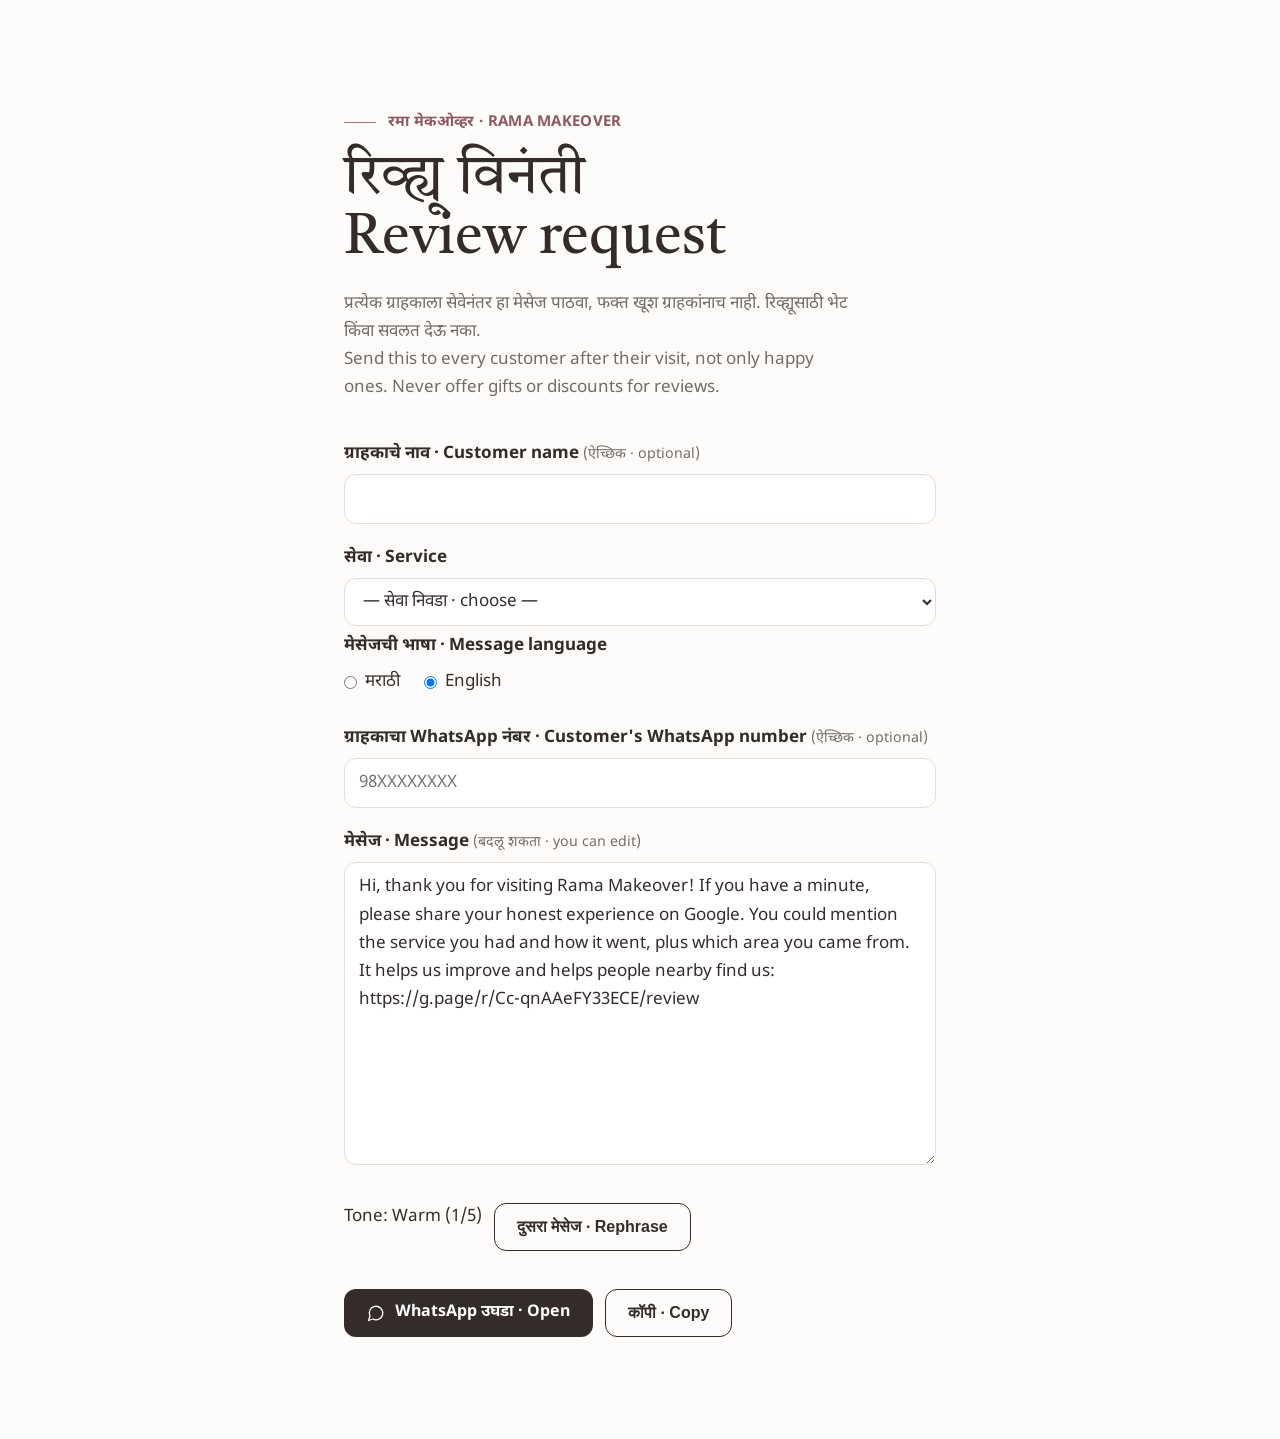
<file: review-request/index.html>
<!doctype html>
<html lang="mr">
<head>
<meta charset="utf-8">
<meta name="viewport" content="width=device-width, initial-scale=1">
<title>Review request – Rama Makeover</title>
<meta name="description" content="Send a review request on WhatsApp.">
<link rel="canonical" href="https://ramamakeover.github.io/review-request/">
<link rel="alternate" hreflang="en" href="https://ramamakeover.github.io/review-request/">
<link rel="alternate" hreflang="mr" href="https://ramamakeover.github.io/review-request/">
<link rel="alternate" hreflang="x-default" href="https://ramamakeover.github.io/review-request/">
<meta property="og:url" content="https://ramamakeover.github.io/review-request/">
<meta property="og:type" content="website">
<meta property="og:title" content="Review request – Rama Makeover">
<meta property="og:description" content="Send a review request on WhatsApp.">
<meta property="og:site_name" content="Rama Makeover">
<meta property="og:image" content="https://ramamakeover.github.io/images/og.jpg">
<meta property="og:image:width" content="1200">
<meta property="og:image:height" content="630">
<meta property="og:image:alt" content="रमा मेकओव्हर, दिघीतील दत्त मंदिराजवळचे ब्युटी पार्लर">
<meta name="twitter:card" content="summary_large_image">
<meta name="robots" content="noindex, nofollow">
<meta name="author" content="Rama Makeover">
<meta name="theme-color" content="#FDFCFA">
<link rel="icon" href="../icon-48.png?v=3" type="image/png" sizes="48x48">
<link rel="apple-touch-icon" href="../apple-touch-icon.png?v=3">
<link rel="stylesheet" href="../style.css?v=2b2fc5b1-baf1b8">
<script>document.documentElement.classList.add("js")</script>
<script src="../script.js?v=2b2fc5b1-baf1b8" defer></script>

</head>
<body>
<a class="skip" href="#main">मुख्य माहितीवर जा</a>

<main id="main">
  <section class="block">
    <div class="wrap tool">
      <h1 class="title"><span class="eyebrow">रमा मेकओव्हर · Rama Makeover</span> रिव्ह्यू विनंती Review request</h1>
      <p class="intro">प्रत्येक ग्राहकाला सेवेनंतर हा मेसेज पाठवा, फक्त खूश ग्राहकांनाच नाही. रिव्ह्यूसाठी भेट किंवा सवलत देऊ नका.<br><span lang="en">Send this to every customer after their visit, not only happy ones. Never offer gifts or discounts for reviews.</span></p>
      <form id="rq" novalidate>
        <label for="rq-name">ग्राहकाचे नाव <span lang="en">· Customer name</span> <small>(ऐच्छिक · optional)</small></label>
        <input id="rq-name" type="text" autocomplete="off" maxlength="40">
        <label for="rq-svc">सेवा <span lang="en">· Service</span></label>
        <select id="rq-svc"><option value="">— सेवा निवडा · choose —</option><optgroup label="Makeup & bridal"><option value="0">ब्रायडल मेकअप · Bridal makeup</option><option value="1">पार्टी मेकअप · Party makeup</option><option value="2">सण-समारंभासाठी मेकअप · Festival & occasion makeup</option><option value="3">ब्रायडल हेअरस्टाईल · Bridal hairstyle</option><option value="4">साडी ड्रेपिंग · Saree draping</option><option value="5">प्री-ब्रायडल पॅकेज · Pre-bridal packages</option></optgroup><optgroup label="Face & skin"><option value="6">फेशियल · Facial</option><option value="7">हायड्रा फेशियल · Hydra facial</option><option value="8">स्किन केअर आणि क्लीन-अप · Skin care & clean-up</option><option value="9">डी-टॅन · Tan removal</option><option value="10">आयब्रो थ्रेडिंग · Eyebrow threading</option><option value="11">आयब्रो शेपिंग · Eyebrow shaping</option><option value="12">आयलॅशेस · Eyelashes</option></optgroup><optgroup label="Hair"><option value="13">हेअरकट · Haircut</option><option value="14">हेअरस्टाईलिंग · Hairstyling</option><option value="15">हेअर कलर · Hair colouring</option><option value="16">हेअर स्पा · Hair spa</option><option value="17">हेअर वॉश आणि कंडिशनिंग · Hair wash & conditioning</option><option value="18">हेअर स्मूदनिंग आणि केराटिन · Hair smoothening & keratin</option><option value="19">उवा काढणे · Head lice removal</option></optgroup><optgroup label="Hands, feet & body"><option value="20">मॅनिक्युअर · Manicure</option><option value="21">पेडिक्युअर · Pedicure</option><option value="22">वॅक्सिंग · Waxing</option><option value="23">बॉडी वॅक्सिंग · Body waxing</option><option value="24">मसाज · Massage</option></optgroup></select>
        <fieldset><legend>मेसेजची भाषा <span lang="en">· Message language</span></legend>
          <label class="rq-radio"><input type="radio" name="rq-lang" value="mr"> मराठी</label>
          <label class="rq-radio"><input type="radio" name="rq-lang" value="en" checked> English</label></fieldset>
        <label for="rq-phone">ग्राहकाचा WhatsApp नंबर <span lang="en">· Customer's WhatsApp number</span> <small>(ऐच्छिक · optional)</small></label>
        <input id="rq-phone" type="tel" inputmode="numeric" autocomplete="off" maxlength="14" placeholder="98XXXXXXXX">
        <label for="rq-msg">मेसेज <span lang="en">· Message</span> <small>(बदलू शकता · you can edit)</small></label>
        <textarea id="rq-msg" rows="10"></textarea>
        <div class="ctas"><span id="rq-tone"></span><button id="rq-alt" class="btn btn-secondary" type="button">दुसरा मेसेज · Rephrase</button></div>
        <div class="ctas"><a id="rq-wa" class="btn btn-primary" href="https://wa.me/" target="_blank" rel="noopener"><svg class="ico" viewBox="0 0 24 24" aria-hidden="true"><path d="M7.9 20A9 9 0 1 0 4 16.1L2 22Z"/></svg>WhatsApp उघडा · Open</a><button id="rq-copy" class="btn btn-secondary" type="button">कॉपी · Copy</button></div>
        <p class="hello-note" id="rq-status" role="status" aria-live="polite"></p>
      </form>
    </div>
  </section>
</main>
<script>
(function () {
  var NAMES = [["Bridal makeup", "ब्रायडल मेकअप", "makeup"], ["Party makeup", "पार्टी मेकअप", "makeup"], ["Festival & occasion makeup", "सण-समारंभाच्या मेकअप", "makeup"], ["Bridal hairstyle", "ब्रायडल हेअरस्टाईल", "makeup"], ["Saree draping", "साडी ड्रेपिंग", "makeup"], ["Pre-bridal packages", "प्री-ब्रायडल पॅकेज", "makeup"], ["Facial", "फेशियल", "skin"], ["Hydra facial", "हायड्रा फेशियल", "skin"], ["Skin care & clean-up", "स्किन केअर आणि क्लीन-अप", "skin"], ["Tan removal (D-tan)", "डी-टॅन", "skin"], ["Eyebrow threading", "आयब्रो थ्रेडिंग", "skin"], ["Eyebrow shaping", "आयब्रो शेपिंग", "skin"], ["Eyelashes", "आयलॅशेस", "skin"], ["Haircut", "हेअरकट", "hair"], ["Hairstyling", "हेअरस्टाईलिंग", "hair"], ["Hair colouring", "हेअर कलर", "hair"], ["Hair spa", "हेअर स्पा", "hair"], ["Hair wash & conditioning", "हेअर वॉश आणि कंडिशनिंग", "hair"], ["Hair smoothening & keratin", "हेअर स्मूदनिंग आणि केराटिन", "hair"], ["Head lice removal (children & adults)", "उवा काढण्या", "lice"], ["Manicure", "मॅनिक्युअर", "body"], ["Pedicure", "पेडिक्युअर", "body"], ["Waxing", "वॅक्सिंग", "body"], ["Body waxing", "बॉडी वॅक्सिंग", "body"], ["Massage", "मसाज", "body"]], LINK = "https://g.page/r/Cc-qnAAeFY33ECE/review";
  var f = document.getElementById("rq"), msg = document.getElementById("rq-msg"), wa = document.getElementById("rq-wa"), edited = false, k = 0;
  function lang() { return f.querySelector("input[name=rq-lang]:checked").value; }
  var HINT = {
    en: { makeup: "how your look turned out and how it lasted through the day", skin: "how your skin felt afterwards and how comfortable the treatment was",
          hair: "how you like your hair and whether we understood what you wanted", lice: "how comfortable the visit was (no personal details needed)",
          body: "how relaxing it was and how you found the parlour", none: "the service you had and how it went" },
    mr: { makeup: "लूक कसा झाला आणि दिवसभर कसा टिकला", skin: "नंतर त्वचा कशी वाटली आणि ट्रीटमेंट किती आरामदायी होती",
          hair: "केस कसे वाटले आणि तुम्हाला काय हवे होते ते आम्हाला नीट समजले का", lice: "भेट किती आरामदायी वाटली (वैयक्तिक माहिती लिहायची गरज नाही)",
          body: "किती आराम मिळाला आणि पार्लर कसे वाटले", none: "कोणती सेवा घेतली आणि अनुभव कसा वाटला" } };
  function hi(n) { return "Hi" + (n ? " " + n : ""); }
  function forS(s) { return s ? " for your " + s : ""; }
  function nm(n) { return n ? " " + n : ""; }
  function sathi(s) { return s ? s + "साठी " : ""; }
  var TONES = {
    en: [
      ["Warm", function (n, s, t) { return hi(n) + ", thank you for visiting Rama Makeover" + forS(s) + "! If you have a minute, please share your honest experience on Google. " + t + " It helps us improve and helps people nearby find us: " + LINK; }],
      ["Short", function (n, s) { return hi(n) + ", thanks for coming in" + forS(s) + "! Could you leave us a quick Google review? " + LINK; }],
      ["Friendly", function (n, s, t) { return hi(n) + "! Thank you for choosing us" + forS(s) + ". If you have two minutes, we'd love to hear how it went on Google. " + t + " Here's the link: " + LINK; }],
      ["Polite", function (n, s, t) { return "Dear " + (n || "customer") + ", thank you for choosing Rama Makeover" + forS(s) + ". We would be grateful if you could share your honest feedback on Google. " + t + " Your review helps us serve you better and helps others in Dighi find us. Review link: " + LINK; }],
      ["Personal", function (n, s) { return hi(n) + ", it's Rama Makeover in Dighi. Thank you for coming in" + forS(s) + ". An honest Google review from you would mean a lot to a small parlour like ours: " + LINK; }]
    ],
    mr: [
      ["आपुलकीचा", function (n, s, t) { return "नमस्कार" + nm(n) + ", रमा मेकओव्हरमध्ये " + sathi(s) + "आल्याबद्दल मनापासून धन्यवाद! वेळ असल्यास, कृपया Google वर तुमचा प्रामाणिक अनुभव लिहा. " + t + " त्यामुळे आम्हाला सुधारणा करता येते आणि जवळपासच्या लोकांना आम्हाला शोधणे सोपे होते: " + LINK; }],
      ["छोटा", function (n, s) { return "नमस्कार" + nm(n) + ", " + sathi(s) + "आल्याबद्दल धन्यवाद! Google वर एक छोटासा रिव्ह्यू लिहाल का? " + LINK; }],
      ["मैत्रीपूर्ण", function (n, s, t) { return "हाय" + nm(n) + "! रमा मेकओव्हरला " + sathi(s) + "भेट दिल्याबद्दल धन्यवाद. दोन मिनिटे वेळ असेल तर Google वर तुमचा अनुभव नक्की सांगा. " + t + " लिंक: " + LINK; }],
      ["औपचारिक", function (n, s, t) { return "नमस्कार" + (n ? " " + n + " जी" : "") + ", रमा मेकओव्हरची " + sathi(s) + "निवड केल्याबद्दल आभार. आपला प्रामाणिक अभिप्राय Google वर लिहिल्यास आम्ही आभारी राहू. " + t + " आपल्या रिव्ह्यूमुळे आम्हाला अधिक चांगली सेवा देता येते आणि दिघीतील इतरांना आम्हाला शोधता येते. रिव्ह्यू लिंक: " + LINK; }],
      ["वैयक्तिक", function (n, s) { return "नमस्कार" + nm(n) + ", रमा मेकओव्हर, दिघीकडून. " + sathi(s) + "आल्याबद्दल धन्यवाद. आमच्यासारख्या छोट्या पार्लरसाठी Google वरचा तुमचा एक प्रामाणिक रिव्ह्यू खूप मोलाचा आहे: " + LINK; }]
    ] };
  function build() {
    var name = document.getElementById("rq-name").value.trim(), i = document.getElementById("rq-svc").value, l = lang();
    var svc = i === "" ? "" : NAMES[+i][l === "mr" ? 1 : 0].replace(/\s*\(.*\)/, "");
    if (l === "en") svc = svc.toLowerCase();
    var t = TONES[l][k], hint = HINT[l][i === "" ? "none" : NAMES[+i][2]];
    document.getElementById("rq-tone").textContent = (l === "mr" ? "शैली: " : "Tone: ") + t[0] + " (" + (k + 1) + "/" + TONES[l].length + ")";
    return t[1](name, svc, l === "mr" ? "लिहिताना " + hint + ", तसेच तुम्ही कुठून आलात, हे सांगू शकता." : "You could mention " + hint + ", plus which area you came from.");
  }
  document.getElementById("rq-alt").addEventListener("click", function () { k = (k + 1) % TONES[lang()].length; edited = false; refresh(); });
  function link() {
    var d = document.getElementById("rq-phone").value.replace(/\D/g, "");
    if (d.length === 10) d = "91" + d;
    wa.href = "https://wa.me/" + (d.length === 12 ? d : "") + "?text=" + encodeURIComponent(msg.value);
  }
  function refresh() { if (!edited) msg.value = build(); link(); }
  f.addEventListener("input", function (e) { if (e.target === msg) edited = true; refresh(); });
  f.addEventListener("change", function (e) { if (e.target !== msg) { edited = false; } refresh(); });
  document.getElementById("rq-copy").addEventListener("click", function () {
    var s = document.getElementById("rq-status");
    (navigator.clipboard ? navigator.clipboard.writeText(msg.value) : Promise.reject()).then(function () { s.textContent = "कॉपी झाले · Copied"; }, function () { msg.select(); s.textContent = "मेसेज निवडला आहे, कॉपी करा · Message selected, copy it"; });
  });
  refresh();
})();
</script>
</body>
</html>
</file>
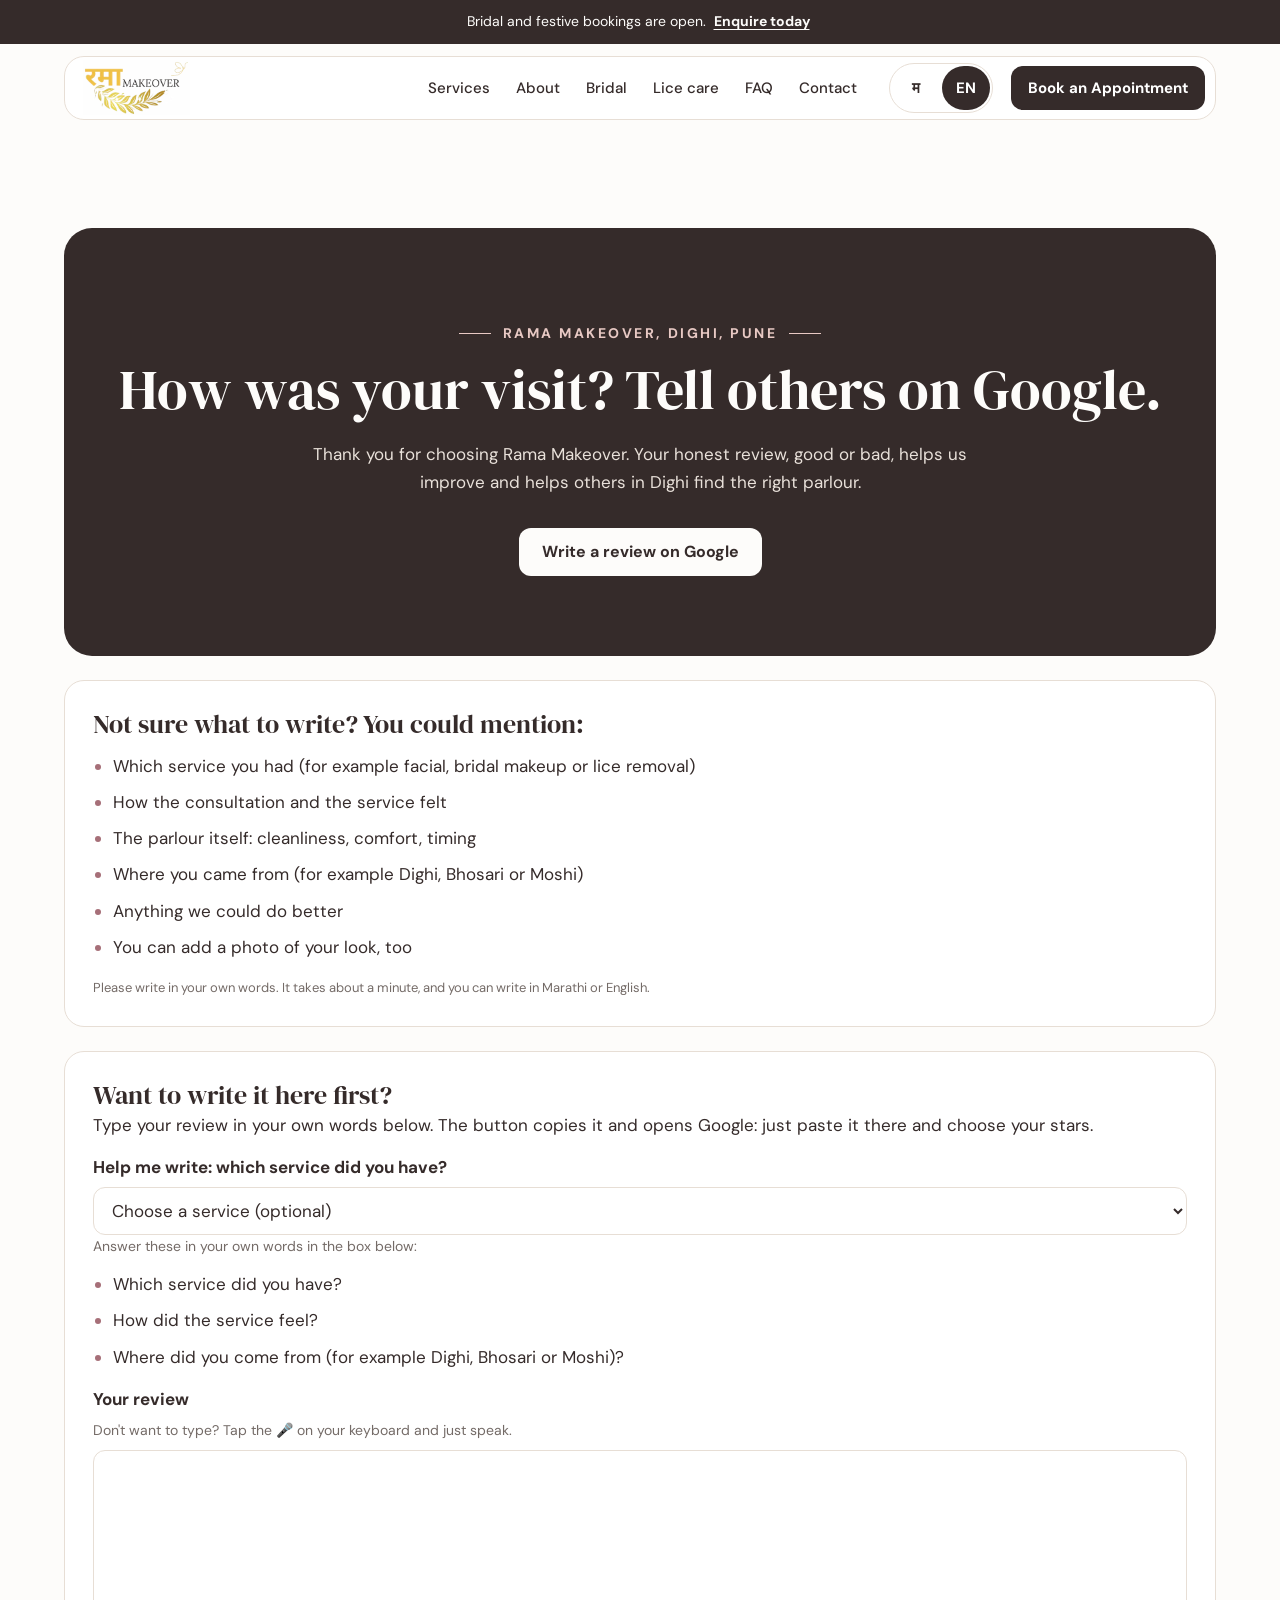
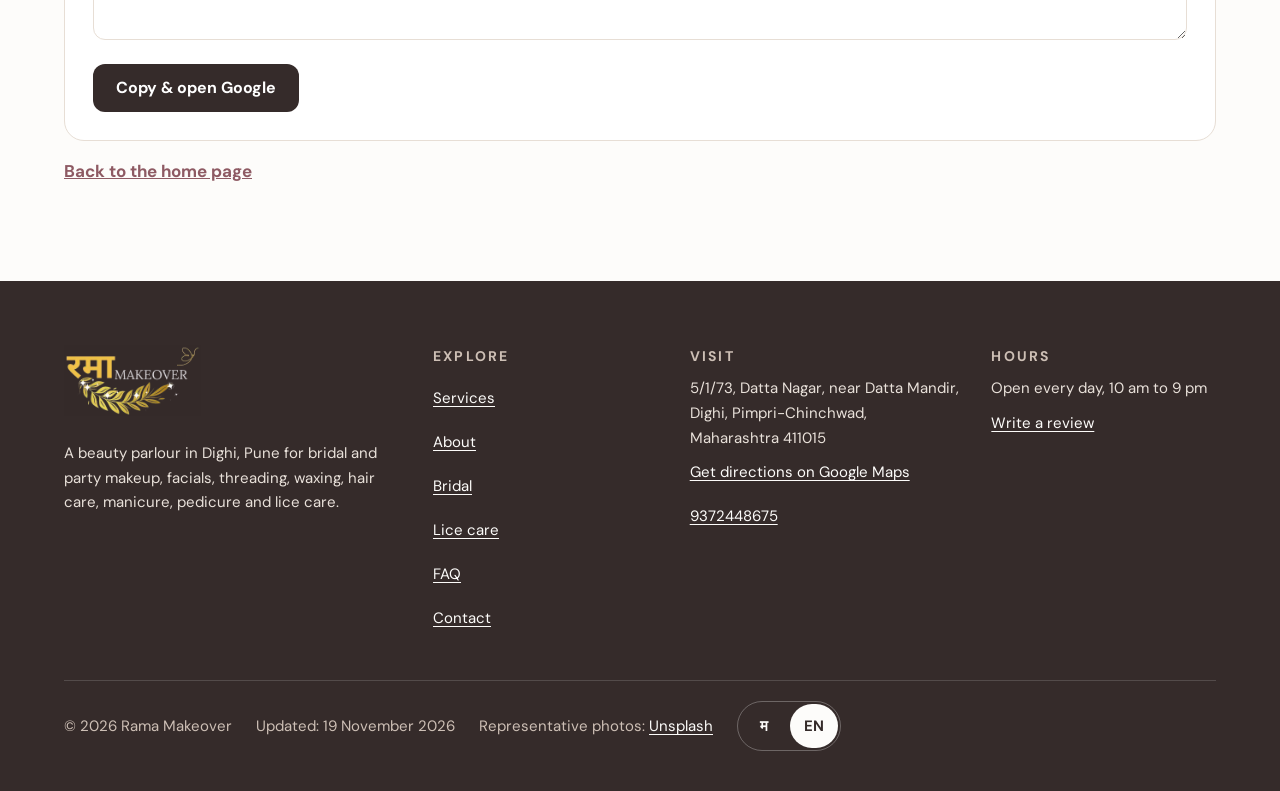
<file: review/index.html>
<!doctype html>
<html lang="en">
<head>
<meta charset="utf-8">
<meta name="viewport" content="width=device-width, initial-scale=1">
<title>Review Rama Makeover on Google</title>
<meta name="description" content="Share your honest experience of Rama Makeover, Dighi, Pune, on Google.">
<link rel="canonical" href="https://ramamakeover.github.io/review/">
<link rel="alternate" hreflang="en" href="https://ramamakeover.github.io/review/">
<link rel="alternate" hreflang="mr" href="https://ramamakeover.github.io/mr/review/">
<link rel="alternate" hreflang="x-default" href="https://ramamakeover.github.io/review/">
<meta property="og:url" content="https://ramamakeover.github.io/review/">
<meta property="og:type" content="website">
<meta property="og:title" content="Review Rama Makeover on Google">
<meta property="og:description" content="Share your honest experience of Rama Makeover, Dighi, Pune, on Google.">
<meta property="og:site_name" content="Rama Makeover">
<meta property="og:image" content="https://ramamakeover.github.io/images/og.jpg">
<meta property="og:image:width" content="1200">
<meta property="og:image:height" content="630">
<meta property="og:image:alt" content="Rama Makeover, beauty parlour in Dighi, near Datta Mandir">
<meta name="twitter:card" content="summary_large_image">
<meta name="robots" content="noindex, follow">
<meta name="author" content="Rama Makeover">
<meta name="theme-color" content="#FDFCFA">
<link rel="icon" href="../icon-48.png?v=3" type="image/png" sizes="48x48">
<link rel="apple-touch-icon" href="../apple-touch-icon.png?v=3">
<link rel="stylesheet" href="../style.css?v=2b2fc5b1-baf1b8">
<script>document.documentElement.classList.add("js")</script>
<script src="../script.js?v=2b2fc5b1-baf1b8" defer></script>

</head>
<body>
<a class="skip" href="#main">Skip to main content</a>
<div class="announce">Bridal and festive bookings are open. <a href="https://wa.me/919372448675?text=Hello%2C%20I%27d%20like%20to%20enquire%20about%20bridal%20/%20festive%20makeup.">Enquire today</a></div>

<header class="site-header">
  <div class="wrap">
    <div class="bar-inner">
      <a class="logo-link" href="../"><span class="logo-art"><img src="../images/logo-light-320.webp" srcset="../images/logo-light-320.webp 320w, ../images/logo-light-480.webp 480w, ../images/logo-light-960.webp 960w" sizes="(min-width:600px) 140px, 100px" width="960" height="504" alt="रमा मेकओव्हर (Rama Makeover)"><span aria-hidden="true"><i class="tw" style="left:13.6%;top:52.7%;--s:4.6;--d:0s"></i><i class="tw" style="left:16.9%;top:58.2%;--s:5.2;--d:1.1s"></i><i class="tw" style="left:21.1%;top:48.5%;--s:2.6;--d:2.3s"></i><i class="tw" style="left:31.6%;top:70%;--s:4.8;--d:0.6s"></i><i class="tw" style="left:52.8%;top:69.9%;--s:4.6;--d:1.7s"></i><i class="tw" style="left:77.7%;top:56.5%;--s:5.4;--d:2.8s"></i><i class="tw" style="left:81.9%;top:68.5%;--s:2.6;--d:0.3s"></i></span></span></a>
      <button class="menu-btn" type="button" aria-expanded="false" aria-controls="site-nav"><svg class="ico" viewBox="0 0 24 24" aria-hidden="true"><path d="M4 6h16M4 12h16M4 18h16"/></svg><span class="menu-txt">Menu</span></button>
      <nav id="site-nav" class="nav" aria-label="Main menu"><a href="../#services">Services</a><a href="../#about">About</a><a href="../bridal-makeup/">Bridal</a><a href="../head-lice-removal/">Lice care</a><a href="../#faq">FAQ</a><a href="../#contact">Contact</a></nav>
      <div class="lang-switch" role="group" aria-label="Choose language"><a href="../mr/review/" lang="mr" hreflang="mr"><span aria-hidden="true">म</span><span class="vh">मराठी</span></a><a href="./" lang="en" hreflang="en" aria-current="page"><span aria-hidden="true">EN</span><span class="vh">English</span></a></div>
      <a class="btn btn-primary btn-sm header-cta" href="https://wa.me/919372448675?text=Hello%2C%20I%27d%20like%20to%20enquire%20about%20an%20appointment.%20Please%20share%20available%20times%20and%20service%20details.">Book an Appointment</a>
    </div>
  </div>
</header>

<main id="main">
  <section class="block">
    <div class="wrap">
      <div class="review-card center">
        <h1 class="title"><span class="eyebrow">Rama Makeover, Dighi, Pune</span> How was your visit? Tell others on Google.</h1>
        <p class="intro">Thank you for choosing Rama Makeover. Your honest review, good or bad, helps us improve and helps others in Dighi find the right parlour.</p>
        <div class="ctas"><a class="btn btn-primary" href="https://g.page/r/Cc-qnAAeFY33ECE/review">Write a review on Google</a></div>
      </div>
      <div class="facts-card rv-tips"><h3>Not sure what to write? You could mention:</h3><ul><li>Which service you had (for example facial, bridal makeup or lice removal)</li><li>How the consultation and the service felt</li><li>The parlour itself: cleanliness, comfort, timing</li><li>Where you came from (for example Dighi, Bhosari or Moshi)</li><li>Anything we could do better</li><li>You can add a photo of your look, too</li></ul><p class="src">Please write in your own words. It takes about a minute, and you can write in Marathi or English.</p></div>
      <div class="facts-card rv-tips rv-write"><h3>Want to write it here first?</h3><p>Type your review in your own words below. The button copies it and opens Google: just paste it there and choose your stars.</p>
        <label for="rv-svc">Help me write: which service did you have?</label>
        <select id="rv-svc"><option value="none">Choose a service (optional)</option><optgroup label="Makeup & bridal"><option value="makeup">Bridal makeup</option><option value="makeup">Party makeup</option><option value="makeup">Festival & occasion makeup</option><option value="makeup">Bridal hairstyle</option><option value="makeup">Saree draping</option><option value="makeup">Pre-bridal packages</option></optgroup><optgroup label="Face & skin"><option value="skin">Facial</option><option value="skin">Hydra facial</option><option value="skin">Skin care & clean-up</option><option value="skin">Tan removal</option><option value="skin">Eyebrow threading</option><option value="skin">Eyebrow shaping</option><option value="skin">Eyelashes</option></optgroup><optgroup label="Hair"><option value="hair">Haircut</option><option value="hair">Hairstyling</option><option value="hair">Hair colouring</option><option value="hair">Hair spa</option><option value="hair">Hair wash & conditioning</option><option value="hair">Hair smoothening & keratin</option><option value="lice">Head lice removal</option></optgroup><optgroup label="Hands, feet & body"><option value="body">Manicure</option><option value="body">Pedicure</option><option value="body">Waxing</option><option value="body">Body waxing</option><option value="body">Massage</option></optgroup></select>
        <p class="rv-mic">Answer these in your own words in the box below:</p>
        <ul id="rv-q" aria-live="polite"><li>Which service did you have?</li><li>How did the service feel?</li><li>Where did you come from (for example Dighi, Bhosari or Moshi)?</li></ul>
        <label for="rv-text">Your review</label>
        <p class="rv-mic" id="rv-mic">Don't want to type? Tap the 🎤 on your keyboard and just speak.</p>
        <textarea id="rv-text" rows="6" maxlength="4000" aria-describedby="rv-mic"></textarea>
        <div class="ctas"><a id="rv-go" class="btn btn-primary" href="https://g.page/r/Cc-qnAAeFY33ECE/review" target="_blank" rel="noopener">Copy & open Google</a></div>
        <p class="hello-note" id="rv-status" role="status" aria-live="polite" data-ok="Copied. In Google&#x27;s review box, long-press and tap Paste."></p></div>
      <p class="more"><a href="../">Back to the home page</a></p>
    </div>
  </section>
</main>
<script>
var RVQ = {"none": ["Which service did you have?", "How did the service feel?"], "makeup": ["How did your look turn out?", "How long did it last through the day or the event?", "How did the consultation help you choose the look?"], "skin": ["How did your skin feel afterwards?", "How comfortable was the treatment?", "How was the parlour: clean, comfortable, on time?"], "hair": ["How do you like your hair?", "Did we understand what you wanted?", "How was the parlour: clean, comfortable, on time?"], "lice": ["How comfortable was the visit for you or your child?", "Was the process explained clearly?", "No need to share any personal details."], "body": ["How relaxing was it?", "How was the parlour: clean, comfortable, on time?", "How long did it take?"], "area": "Where did you come from (for example Dighi, Bhosari or Moshi)?"};
document.getElementById("rv-svc").addEventListener("change", function () {
  var ul = document.getElementById("rv-q"); ul.textContent = "";
  RVQ[this.value].concat(RVQ.area).forEach(function (t) { var li = document.createElement("li"); li.textContent = t; ul.appendChild(li); });
});
document.getElementById("rv-go").addEventListener("click", function () {
  var t = document.getElementById("rv-text"), s = document.getElementById("rv-status"), v = t.value.trim();
  if (!v) return;
  if (navigator.clipboard) navigator.clipboard.writeText(v).catch(function () {});
  else { t.select(); try { document.execCommand("copy"); } catch (e) {} }
  s.textContent = s.getAttribute("data-ok");
});
</script>
<footer>
  <div class="wrap">
    <div class="cols">
      <div><a class="logo-chip" href="../"><span class="logo-art"><img src="../images/logo-dark-320.webp" srcset="../images/logo-dark-320.webp 320w, ../images/logo-dark-480.webp 480w, ../images/logo-dark-960.webp 960w" sizes="(min-width:600px) 140px, 100px" width="960" height="504" alt="Rama Makeover" loading="lazy"><span aria-hidden="true"><i class="tw" style="left:13.6%;top:52.7%;--s:4.6;--d:0s"></i><i class="tw" style="left:16.9%;top:58.2%;--s:5.2;--d:1.1s"></i><i class="tw" style="left:21.1%;top:48.5%;--s:2.6;--d:2.3s"></i><i class="tw" style="left:31.6%;top:70%;--s:4.8;--d:0.6s"></i><i class="tw" style="left:52.8%;top:69.9%;--s:4.6;--d:1.7s"></i><i class="tw" style="left:77.7%;top:56.5%;--s:5.4;--d:2.8s"></i><i class="tw" style="left:81.9%;top:68.5%;--s:2.6;--d:0.3s"></i></span></span></a><p class="brand-line">A beauty parlour in Dighi, Pune for bridal and party makeup, facials, threading, waxing, hair care, manicure, pedicure and lice care.</p></div>
      <div><h3>Explore</h3><ul><li><a href="../#services">Services</a></li><li><a href="../#about">About</a></li><li><a href="../bridal-makeup/">Bridal</a></li><li><a href="../head-lice-removal/">Lice care</a></li><li><a href="../#faq">FAQ</a></li><li><a href="../#contact">Contact</a></li></ul></div>
      <div><h3>Visit</h3><p>5/1/73, Datta Nagar, near Datta Mandir, Dighi, Pimpri-Chinchwad, Maharashtra 411015</p><p><a href="https://maps.app.goo.gl/stxkixWMnrQmzfCd6">Get directions on Google Maps</a></p><p><a href="tel:+919372448675">9372448675</a></p></div>
      <div><h3>Hours</h3><p>Open every day, 10 am to 9 pm</p><p><a href="../review/">Write a review</a></p></div>
    </div>
    <div class="small"><span>© 2026 Rama Makeover</span><span>Updated: <time datetime="2026-11-19">19 November 2026</time></span><span>Representative photos: <a href="https://unsplash.com/license">Unsplash</a></span><div class="lang-switch on-dark" role="group" aria-label="Choose language"><a href="../mr/review/" lang="mr" hreflang="mr"><span aria-hidden="true">म</span><span class="vh">मराठी</span></a><a href="./" lang="en" hreflang="en" aria-current="page"><span aria-hidden="true">EN</span><span class="vh">English</span></a></div></div>
  </div>
</footer>

<div class="mbar"><a href="tel:+919372448675"><svg class="ico" viewBox="0 0 24 24" aria-hidden="true"><path d="M22 16.92v3a2 2 0 0 1-2.18 2 19.79 19.79 0 0 1-8.63-3.07 19.5 19.5 0 0 1-6-6 19.79 19.79 0 0 1-3.07-8.67A2 2 0 0 1 4.11 2h3a2 2 0 0 1 2 1.72 12.84 12.84 0 0 0 .7 2.81 2 2 0 0 1-.45 2.11L8.09 9.91a16 16 0 0 0 6 6l1.27-1.27a2 2 0 0 1 2.11-.45 12.84 12.84 0 0 0 2.81.7A2 2 0 0 1 22 16.92z"/></svg>Call</a><a href="https://wa.me/919372448675?text=Hello%2C%20I%27d%20like%20to%20enquire%20about%20an%20appointment.%20Please%20share%20available%20times%20and%20service%20details."><svg class="ico" viewBox="0 0 24 24" aria-hidden="true"><path d="M7.9 20A9 9 0 1 0 4 16.1L2 22Z"/></svg>WhatsApp</a></div>
</body>
</html>
</file>
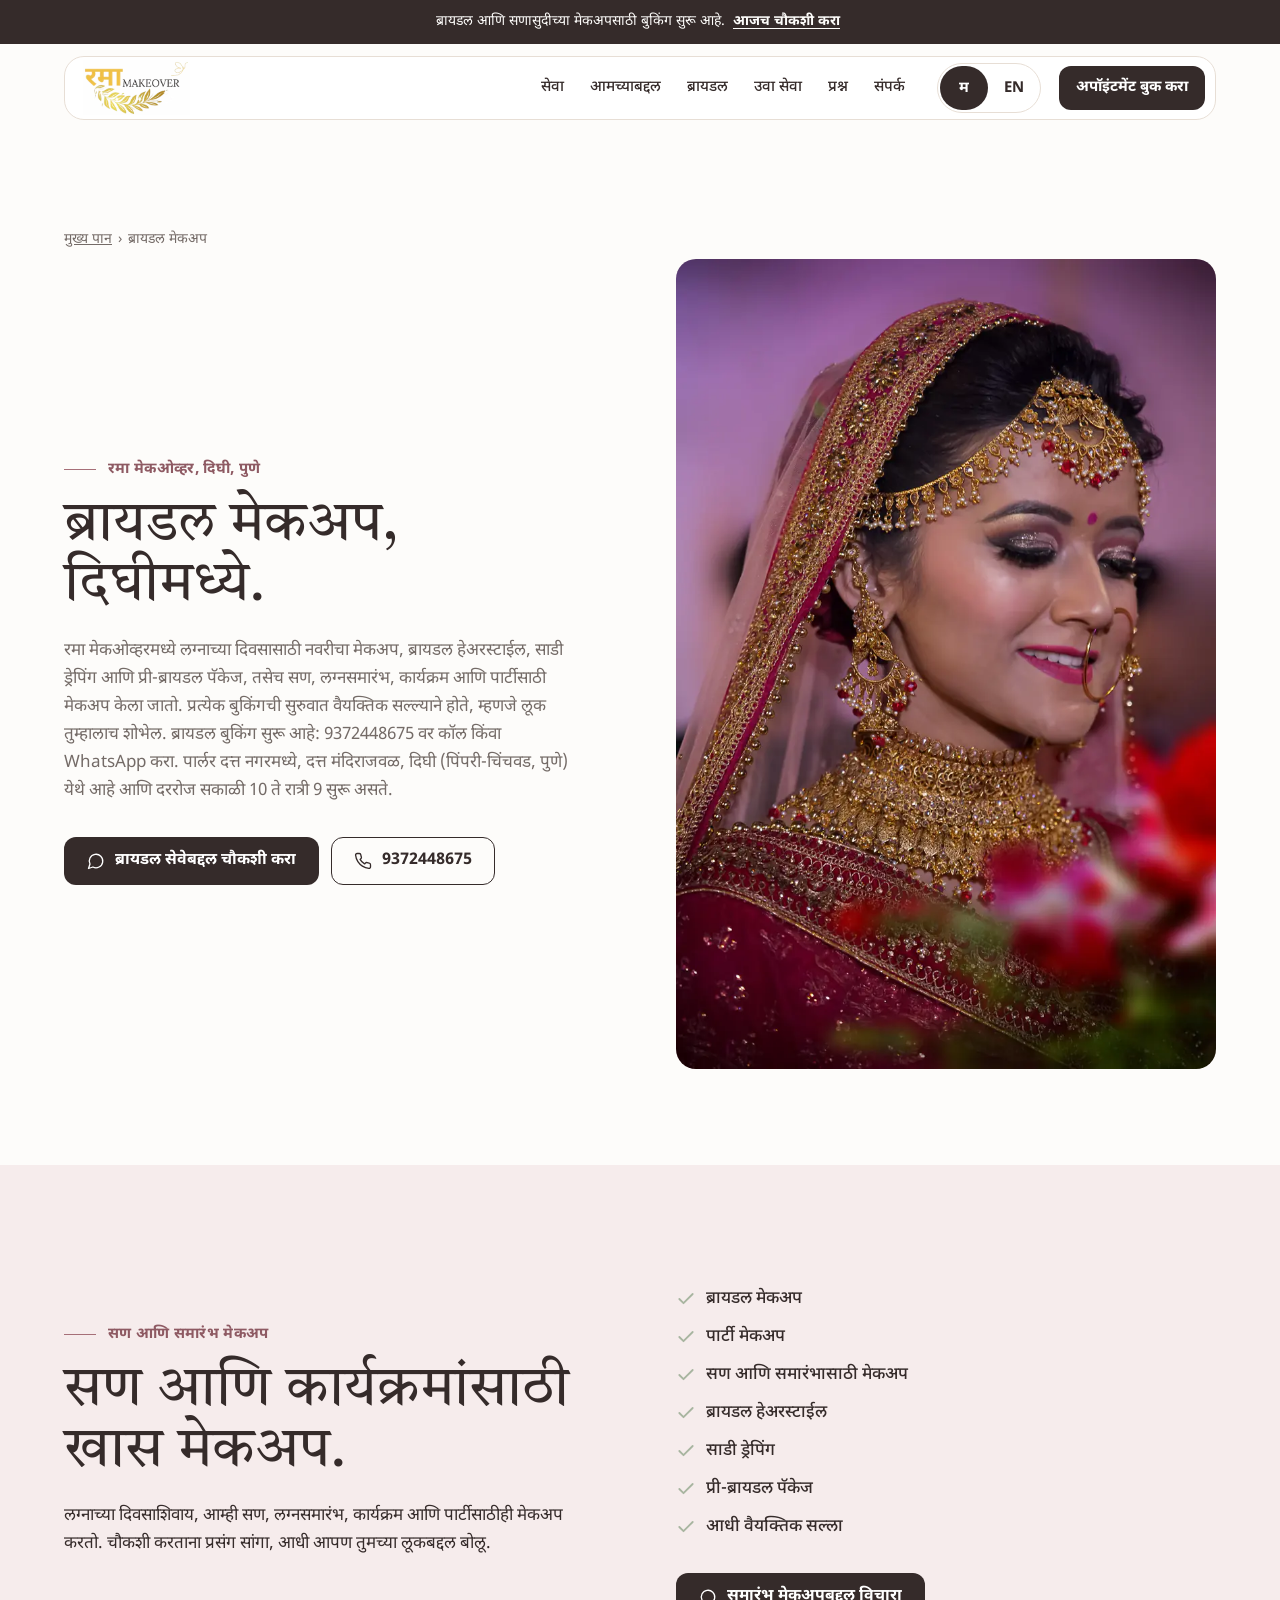
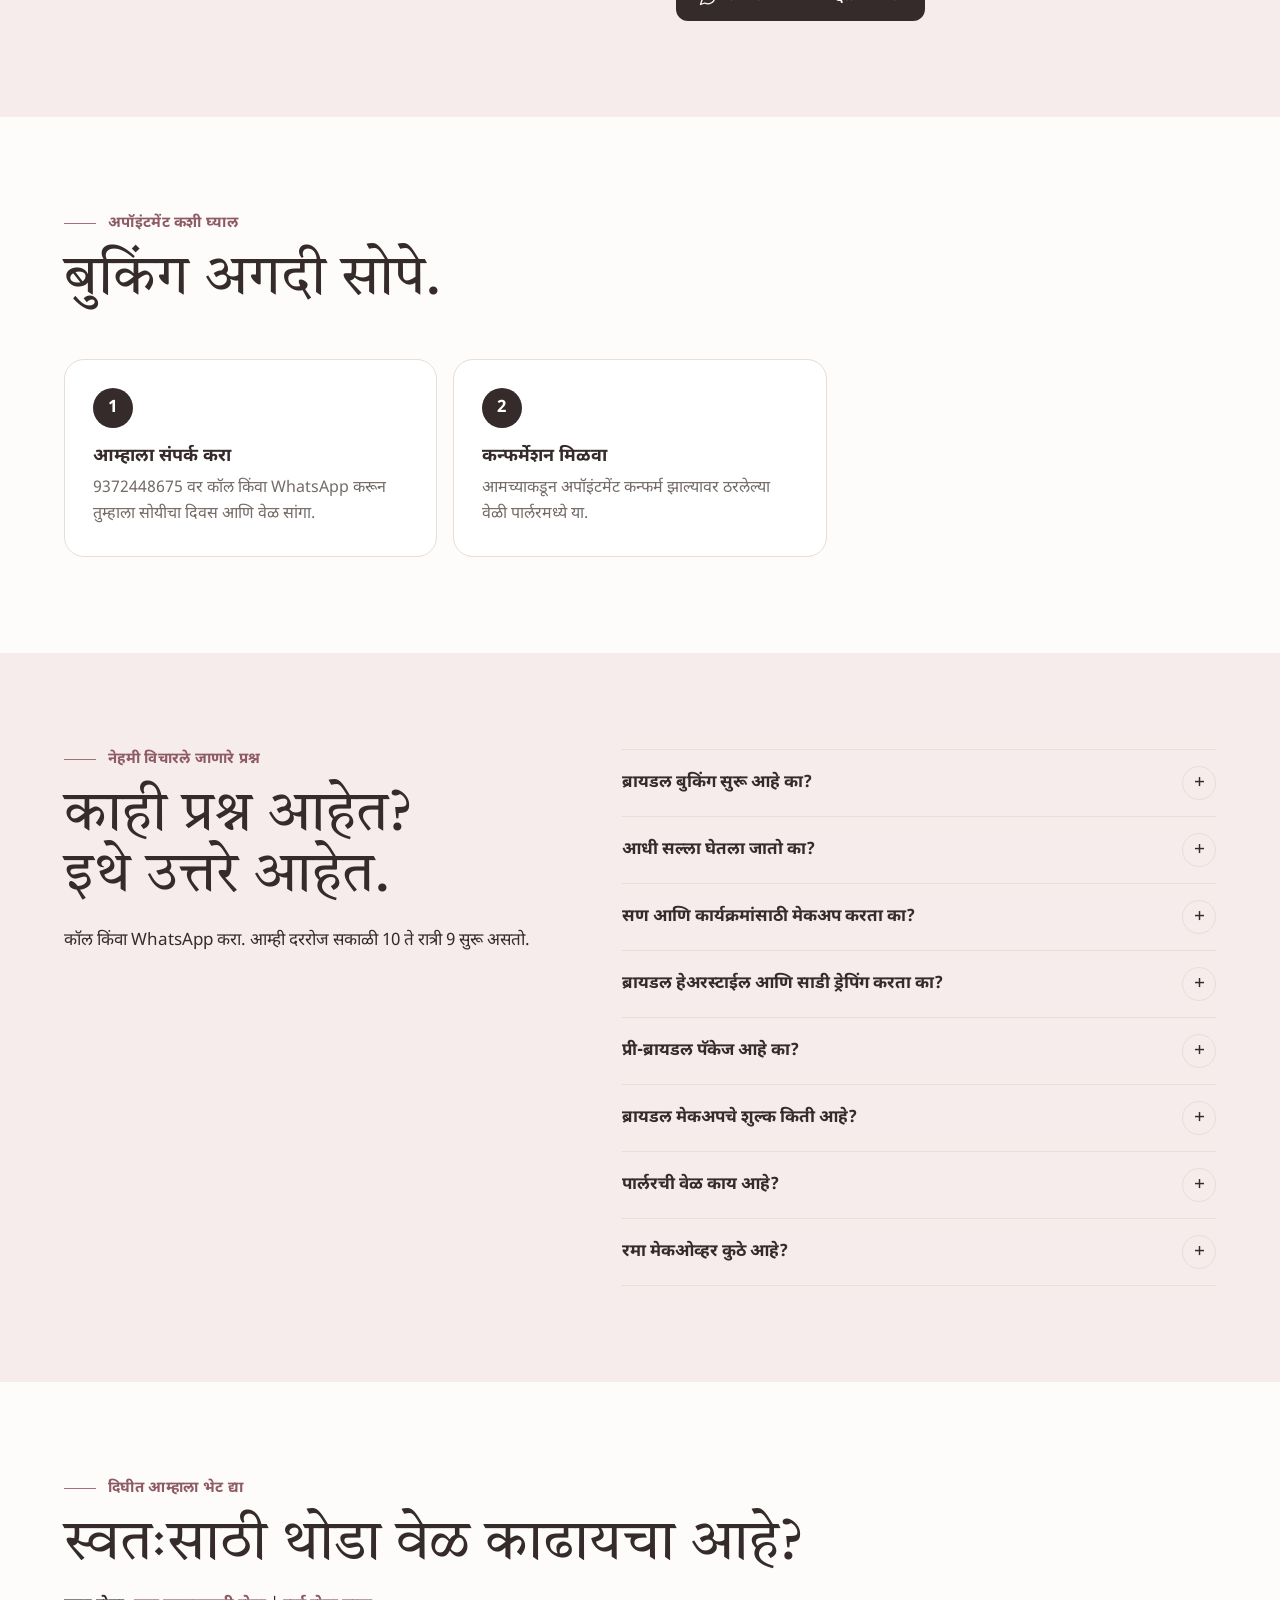
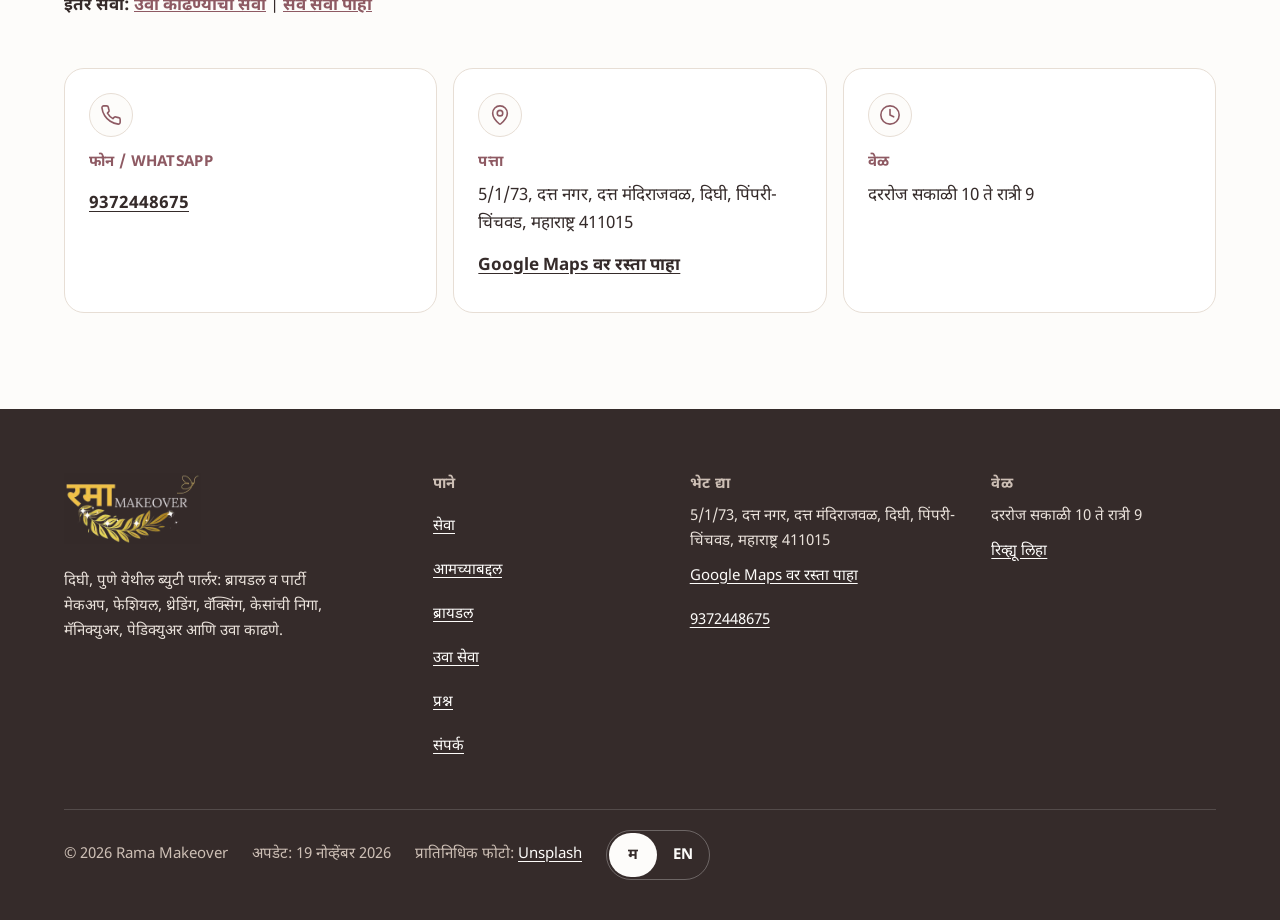
<file: mr/bridal-makeup/index.html>
<!doctype html>
<html lang="mr">
<head>
<meta charset="utf-8">
<meta name="viewport" content="width=device-width, initial-scale=1">
<title>ब्रायडल मेकअप, दिघी, पुणे | रमा मेकओव्हर</title>
<meta name="description" content="रमा मेकओव्हर, दिघी, पुणे: ब्रायडल मेकअप, ब्रायडल हेअरस्टाईल, साडी ड्रेपिंग आणि पार्टी मेकअप. आधी वैयक्तिक सल्ला. कॉल / WhatsApp 9372448675.">
<link rel="canonical" href="https://ramamakeover.github.io/mr/bridal-makeup/">
<link rel="alternate" hreflang="en" href="https://ramamakeover.github.io/bridal-makeup/">
<link rel="alternate" hreflang="mr" href="https://ramamakeover.github.io/mr/bridal-makeup/">
<link rel="alternate" hreflang="x-default" href="https://ramamakeover.github.io/bridal-makeup/">
<meta property="og:url" content="https://ramamakeover.github.io/mr/bridal-makeup/">
<meta property="og:type" content="website">
<meta property="og:title" content="ब्रायडल मेकअप, दिघी, पुणे | रमा मेकओव्हर">
<meta property="og:description" content="रमा मेकओव्हर, दिघी, पुणे: ब्रायडल मेकअप, ब्रायडल हेअरस्टाईल, साडी ड्रेपिंग आणि पार्टी मेकअप. आधी वैयक्तिक सल्ला. कॉल / WhatsApp 9372448675.">
<meta property="og:site_name" content="Rama Makeover">
<meta property="og:image" content="https://ramamakeover.github.io/images/og.jpg">
<meta property="og:image:width" content="1200">
<meta property="og:image:height" content="630">
<meta property="og:image:alt" content="रमा मेकओव्हर, दिघीतील दत्त मंदिराजवळचे ब्युटी पार्लर">
<meta name="twitter:card" content="summary_large_image">
<meta name="robots" content="index, follow, max-image-preview:large">
<meta name="author" content="Rama Makeover">
<meta name="theme-color" content="#FDFCFA">
<link rel="icon" href="../../icon-48.png?v=3" type="image/png" sizes="48x48">
<link rel="apple-touch-icon" href="../../apple-touch-icon.png?v=3">
<link rel="stylesheet" href="../../style.css?v=2b2fc5b1-baf1b8">
<script>document.documentElement.classList.add("js")</script>
<script src="../../script.js?v=2b2fc5b1-baf1b8" defer></script>
<script type="application/ld+json">
{
  "@context": "https://schema.org",
  "@graph": [
    {
      "@type": "WebPage",
      "@id": "https://ramamakeover.github.io/mr/bridal-makeup/#webpage",
      "url": "https://ramamakeover.github.io/mr/bridal-makeup/",
      "name": "ब्रायडल मेकअप, दिघी, पुणे | रमा मेकओव्हर",
      "inLanguage": "mr",
      "isPartOf": {
        "@id": "https://ramamakeover.github.io/#website"
      },
      "about": {
        "@id": "https://ramamakeover.github.io/mr/bridal-makeup/#service"
      },
      "breadcrumb": {
        "@id": "https://ramamakeover.github.io/mr/bridal-makeup/#breadcrumb"
      },
      "datePublished": "2026-10-30",
      "dateModified": "2026-11-19"
    },
    {
      "@type": "BreadcrumbList",
      "@id": "https://ramamakeover.github.io/mr/bridal-makeup/#breadcrumb",
      "itemListElement": [
        {
          "@type": "ListItem",
          "position": 1,
          "name": "मुख्य पान",
          "item": "https://ramamakeover.github.io/mr/"
        },
        {
          "@type": "ListItem",
          "position": 2,
          "name": "ब्रायडल मेकअप",
          "item": "https://ramamakeover.github.io/mr/bridal-makeup/"
        }
      ]
    },
    {
      "@type": "Service",
      "@id": "https://ramamakeover.github.io/mr/bridal-makeup/#service",
      "name": "ब्रायडल मेकअप",
      "serviceType": "ब्रायडल मेकअप",
      "description": "रमा मेकओव्हरमध्ये लग्नाच्या दिवसासाठी नवरीचा मेकअप, ब्रायडल हेअरस्टाईल, साडी ड्रेपिंग आणि प्री-ब्रायडल पॅकेज, तसेच सण, लग्नसमारंभ, कार्यक्रम आणि पार्टीसाठी मेकअप केला जातो. प्रत्येक बुकिंगची सुरुवात वैयक्तिक सल्ल्याने होते, म्हणजे लूक तुम्हालाच शोभेल. ब्रायडल बुकिंग सुरू आहे: 9372448675 वर कॉल किंवा WhatsApp करा. पार्लर दत्त नगरमध्ये, दत्त मंदिराजवळ, दिघी (पिंपरी-चिंचवड, पुणे) येथे आहे आणि दररोज सकाळी 10 ते रात्री 9 सुरू असते.",
      "url": "https://ramamakeover.github.io/mr/bridal-makeup/",
      "provider": {
        "@type": "BeautySalon",
        "@id": "https://ramamakeover.github.io/#business",
        "name": "Rama Makeover"
      },
      "areaServed": {
        "@type": "Place",
        "name": "Dighi, Pimpri-Chinchwad, Pune"
      }
    }
  ]
}
</script>
<script type="application/ld+json">
{
  "@context": "https://schema.org",
  "@type": "FAQPage",
  "mainEntity": [
    {
      "@type": "Question",
      "name": "ब्रायडल बुकिंग सुरू आहे का?",
      "acceptedAnswer": {
        "@type": "Answer",
        "text": "हो, ब्रायडल बुकिंग सुरू आहे. चौकशीसाठी 9372448675 वर कॉल किंवा WhatsApp करा."
      }
    },
    {
      "@type": "Question",
      "name": "आधी सल्ला घेतला जातो का?",
      "acceptedAnswer": {
        "@type": "Answer",
        "text": "हो. प्रत्येक बुकिंगची सुरुवात वैयक्तिक सल्ल्याने होते, म्हणजे तुमचा लूक तुम्हालाच शोभेल."
      }
    },
    {
      "@type": "Question",
      "name": "सण आणि कार्यक्रमांसाठी मेकअप करता का?",
      "acceptedAnswer": {
        "@type": "Answer",
        "text": "हो. सण, लग्नसमारंभ, कार्यक्रम आणि पार्टीसाठी आम्ही मेकअप करतो."
      }
    },
    {
      "@type": "Question",
      "name": "ब्रायडल हेअरस्टाईल आणि साडी ड्रेपिंग करता का?",
      "acceptedAnswer": {
        "@type": "Answer",
        "text": "हो. ब्रायडल हेअरस्टाईल आणि साडी ड्रेपिंग दोन्ही करतो. बुकिंगसाठी 9372448675 वर कॉल किंवा WhatsApp करा."
      }
    },
    {
      "@type": "Question",
      "name": "प्री-ब्रायडल पॅकेज आहे का?",
      "acceptedAnswer": {
        "@type": "Answer",
        "text": "हो. पॅकेजमध्ये काय आहे आणि शुल्क किती, हे 9372448675 वर कॉल किंवा WhatsApp करून विचारा."
      }
    },
    {
      "@type": "Question",
      "name": "ब्रायडल मेकअपचे शुल्क किती आहे?",
      "acceptedAnswer": {
        "@type": "Answer",
        "text": "शुल्क सेवेनुसार वेगळे असते. कृपया 9372448675 वर कॉल किंवा WhatsApp करा."
      }
    },
    {
      "@type": "Question",
      "name": "पार्लरची वेळ काय आहे?",
      "acceptedAnswer": {
        "@type": "Answer",
        "text": "दररोज सकाळी 10 ते रात्री 9."
      }
    },
    {
      "@type": "Question",
      "name": "रमा मेकओव्हर कुठे आहे?",
      "acceptedAnswer": {
        "@type": "Answer",
        "text": "5/1/73, दत्त नगर, दत्त मंदिराजवळ, दिघी, पिंपरी-चिंचवड, महाराष्ट्र 411015."
      }
    }
  ]
}
</script>
</head>
<body>
<a class="skip" href="#main">मुख्य माहितीवर जा</a>
<div class="announce">ब्रायडल आणि सणासुदीच्या मेकअपसाठी बुकिंग सुरू आहे. <a href="https://wa.me/919372448675?text=%E0%A4%A8%E0%A4%AE%E0%A4%B8%E0%A5%8D%E0%A4%95%E0%A4%BE%E0%A4%B0%2C%20%E0%A4%AE%E0%A4%B2%E0%A4%BE%20%E0%A4%AC%E0%A5%8D%E0%A4%B0%E0%A4%BE%E0%A4%AF%E0%A4%A1%E0%A4%B2%20/%20%E0%A4%B8%E0%A4%A3%E0%A4%BE%E0%A4%B8%E0%A5%81%E0%A4%A6%E0%A5%80%E0%A4%9A%E0%A5%8D%E0%A4%AF%E0%A4%BE%20%E0%A4%AE%E0%A5%87%E0%A4%95%E0%A4%85%E0%A4%AA%E0%A4%AC%E0%A4%A6%E0%A5%8D%E0%A4%A6%E0%A4%B2%20%E0%A4%9A%E0%A5%8C%E0%A4%95%E0%A4%B6%E0%A5%80%20%E0%A4%95%E0%A4%B0%E0%A4%BE%E0%A4%AF%E0%A4%9A%E0%A5%80%20%E0%A4%86%E0%A4%B9%E0%A5%87.">आजच चौकशी करा</a></div>

<header class="site-header">
  <div class="wrap">
    <div class="bar-inner">
      <a class="logo-link" href="../"><span class="logo-art"><img src="../../images/logo-light-320.webp" srcset="../../images/logo-light-320.webp 320w, ../../images/logo-light-480.webp 480w, ../../images/logo-light-960.webp 960w" sizes="(min-width:600px) 140px, 100px" width="960" height="504" alt="रमा मेकओव्हर (Rama Makeover)"><span aria-hidden="true"><i class="tw" style="left:13.6%;top:52.7%;--s:4.6;--d:0s"></i><i class="tw" style="left:16.9%;top:58.2%;--s:5.2;--d:1.1s"></i><i class="tw" style="left:21.1%;top:48.5%;--s:2.6;--d:2.3s"></i><i class="tw" style="left:31.6%;top:70%;--s:4.8;--d:0.6s"></i><i class="tw" style="left:52.8%;top:69.9%;--s:4.6;--d:1.7s"></i><i class="tw" style="left:77.7%;top:56.5%;--s:5.4;--d:2.8s"></i><i class="tw" style="left:81.9%;top:68.5%;--s:2.6;--d:0.3s"></i></span></span></a>
      <button class="menu-btn" type="button" aria-expanded="false" aria-controls="site-nav"><svg class="ico" viewBox="0 0 24 24" aria-hidden="true"><path d="M4 6h16M4 12h16M4 18h16"/></svg><span class="menu-txt">मेनू</span></button>
      <nav id="site-nav" class="nav" aria-label="मुख्य मेनू"><a href="../#services">सेवा</a><a href="../#about">आमच्याबद्दल</a><a href="../bridal-makeup/">ब्रायडल</a><a href="../head-lice-removal/">उवा सेवा</a><a href="../#faq">प्रश्न</a><a href="../#contact">संपर्क</a></nav>
      <div class="lang-switch" role="group" aria-label="भाषा निवडा"><a href="./" lang="mr" hreflang="mr" aria-current="page"><span aria-hidden="true">म</span><span class="vh">मराठी</span></a><a href="../../bridal-makeup/" lang="en" hreflang="en"><span aria-hidden="true">EN</span><span class="vh">English</span></a></div>
      <a class="btn btn-primary btn-sm header-cta" href="https://wa.me/919372448675?text=%E0%A4%A8%E0%A4%AE%E0%A4%B8%E0%A5%8D%E0%A4%95%E0%A4%BE%E0%A4%B0%2C%20%E0%A4%AE%E0%A4%B2%E0%A4%BE%20%E0%A4%85%E0%A4%AA%E0%A5%89%E0%A4%87%E0%A4%82%E0%A4%9F%E0%A4%AE%E0%A5%87%E0%A4%82%E0%A4%9F%E0%A4%AC%E0%A4%A6%E0%A5%8D%E0%A4%A6%E0%A4%B2%20%E0%A4%9A%E0%A5%8C%E0%A4%95%E0%A4%B6%E0%A5%80%20%E0%A4%95%E0%A4%B0%E0%A4%BE%E0%A4%AF%E0%A4%9A%E0%A5%80%20%E0%A4%86%E0%A4%B9%E0%A5%87.%20%E0%A4%95%E0%A5%83%E0%A4%AA%E0%A4%AF%E0%A4%BE%20%E0%A4%89%E0%A4%AA%E0%A4%B2%E0%A4%AC%E0%A5%8D%E0%A4%A7%20%E0%A4%B5%E0%A5%87%E0%A4%B3%20%E0%A4%86%E0%A4%A3%E0%A4%BF%20%E0%A4%B8%E0%A5%87%E0%A4%B5%E0%A5%87%E0%A4%9A%E0%A5%80%20%E0%A4%AE%E0%A4%BE%E0%A4%B9%E0%A4%BF%E0%A4%A4%E0%A5%80%20%E0%A4%A6%E0%A5%8D%E0%A4%AF%E0%A4%BE.">अपॉइंटमेंट बुक करा</a>
    </div>
  </div>
</header>

<main id="main">
  <section class="block svc-top">
    <div class="wrap">
      <nav class="crumbs" aria-label="पानाचा मार्ग"><ol><li><a href="../">मुख्य पान</a></li><li aria-current="page">ब्रायडल मेकअप</li></ol></nav>
      <div class="split">
        <div>
          <h1 class="title"><span class="eyebrow">रमा मेकओव्हर, दिघी, पुणे</span> ब्रायडल मेकअप, दिघीमध्ये.</h1>
          <p class="intro">रमा मेकओव्हरमध्ये लग्नाच्या दिवसासाठी नवरीचा मेकअप, ब्रायडल हेअरस्टाईल, साडी ड्रेपिंग आणि प्री-ब्रायडल पॅकेज, तसेच सण, लग्नसमारंभ, कार्यक्रम आणि पार्टीसाठी मेकअप केला जातो. प्रत्येक बुकिंगची सुरुवात वैयक्तिक सल्ल्याने होते, म्हणजे लूक तुम्हालाच शोभेल. ब्रायडल बुकिंग सुरू आहे: 9372448675 वर कॉल किंवा WhatsApp करा. पार्लर दत्त नगरमध्ये, दत्त मंदिराजवळ, दिघी (पिंपरी-चिंचवड, पुणे) येथे आहे आणि दररोज सकाळी 10 ते रात्री 9 सुरू असते.</p>
          <div class="ctas"><a class="btn btn-primary" href="https://wa.me/919372448675?text=%E0%A4%A8%E0%A4%AE%E0%A4%B8%E0%A5%8D%E0%A4%95%E0%A4%BE%E0%A4%B0%2C%20%E0%A4%AE%E0%A4%B2%E0%A4%BE%20%E0%A4%AC%E0%A5%8D%E0%A4%B0%E0%A4%BE%E0%A4%AF%E0%A4%A1%E0%A4%B2%20%E0%A4%AE%E0%A5%87%E0%A4%95%E0%A4%85%E0%A4%AA%E0%A4%AC%E0%A4%A6%E0%A5%8D%E0%A4%A6%E0%A4%B2%20%E0%A4%9A%E0%A5%8C%E0%A4%95%E0%A4%B6%E0%A5%80%20%E0%A4%95%E0%A4%B0%E0%A4%BE%E0%A4%AF%E0%A4%9A%E0%A5%80%20%E0%A4%86%E0%A4%B9%E0%A5%87."><svg class="ico" viewBox="0 0 24 24" aria-hidden="true"><path d="M7.9 20A9 9 0 1 0 4 16.1L2 22Z"/></svg>ब्रायडल सेवेबद्दल चौकशी करा</a><a class="btn btn-secondary" href="tel:+919372448675"><svg class="ico" viewBox="0 0 24 24" aria-hidden="true"><path d="M22 16.92v3a2 2 0 0 1-2.18 2 19.79 19.79 0 0 1-8.63-3.07 19.5 19.5 0 0 1-6-6 19.79 19.79 0 0 1-3.07-8.67A2 2 0 0 1 4.11 2h3a2 2 0 0 1 2 1.72 12.84 12.84 0 0 0 .7 2.81 2 2 0 0 1-.45 2.11L8.09 9.91a16 16 0 0 0 6 6l1.27-1.27a2 2 0 0 1 2.11-.45 12.84 12.84 0 0 0 2.81.7A2 2 0 0 1 22 16.92z"/></svg>9372448675</a></div>
        </div>
        <div class="svc-photo sk"><img src="../../images/stock/bridal-portrait-800.webp" srcset="../../images/stock/bridal-portrait-560.webp 560w, ../../images/stock/bridal-portrait-800.webp 800w, ../../images/stock/bridal-portrait-1100.webp 1100w" sizes="(min-width:1248px) 564px, (min-width:768px) calc(50vw - 60px), calc(100vw - 48px)" width="1100" height="1649" alt="लाल आणि सोनेरी दागिन्यांतील नवरी (प्रातिनिधिक फोटो)" fetchpriority="high"></div>
      </div>
    </div>
  </section>

  <section class="block alt">
    <div class="wrap split">
      <div data-reveal><h2 class="title"><span class="eyebrow">सण आणि समारंभ मेकअप</span> सण आणि कार्यक्रमांसाठी खास मेकअप.</h2><p class="intro">लग्नाच्या दिवसाशिवाय, आम्ही सण, लग्नसमारंभ, कार्यक्रम आणि पार्टीसाठीही मेकअप करतो. चौकशी करताना प्रसंग सांगा, आधी आपण तुमच्या लूकबद्दल बोलू.</p></div>
      <div data-reveal><ul class="offer"><li><svg class="ico" viewBox="0 0 24 24" aria-hidden="true"><path d="M20 6 9 17l-5-5"/></svg>ब्रायडल मेकअप</li><li><svg class="ico" viewBox="0 0 24 24" aria-hidden="true"><path d="M20 6 9 17l-5-5"/></svg>पार्टी मेकअप</li><li><svg class="ico" viewBox="0 0 24 24" aria-hidden="true"><path d="M20 6 9 17l-5-5"/></svg>सण आणि समारंभासाठी मेकअप</li><li><svg class="ico" viewBox="0 0 24 24" aria-hidden="true"><path d="M20 6 9 17l-5-5"/></svg>ब्रायडल हेअरस्टाईल</li><li><svg class="ico" viewBox="0 0 24 24" aria-hidden="true"><path d="M20 6 9 17l-5-5"/></svg>साडी ड्रेपिंग</li><li><svg class="ico" viewBox="0 0 24 24" aria-hidden="true"><path d="M20 6 9 17l-5-5"/></svg>प्री-ब्रायडल पॅकेज</li><li><svg class="ico" viewBox="0 0 24 24" aria-hidden="true"><path d="M20 6 9 17l-5-5"/></svg>आधी वैयक्तिक सल्ला</li></ul><div class="ctas"><a class="btn btn-primary" href="https://wa.me/919372448675?text=%E0%A4%A8%E0%A4%AE%E0%A4%B8%E0%A5%8D%E0%A4%95%E0%A4%BE%E0%A4%B0%2C%20%E0%A4%AE%E0%A4%B2%E0%A4%BE%20%E0%A4%B8%E0%A4%A3%20/%20%E0%A4%B8%E0%A4%AE%E0%A4%BE%E0%A4%B0%E0%A4%82%E0%A4%AD%E0%A4%BE%E0%A4%9A%E0%A5%8D%E0%A4%AF%E0%A4%BE%20%E0%A4%AE%E0%A5%87%E0%A4%95%E0%A4%85%E0%A4%AA%E0%A4%AC%E0%A4%A6%E0%A5%8D%E0%A4%A6%E0%A4%B2%20%E0%A4%9A%E0%A5%8C%E0%A4%95%E0%A4%B6%E0%A5%80%20%E0%A4%95%E0%A4%B0%E0%A4%BE%E0%A4%AF%E0%A4%9A%E0%A5%80%20%E0%A4%86%E0%A4%B9%E0%A5%87."><svg class="ico" viewBox="0 0 24 24" aria-hidden="true"><path d="M7.9 20A9 9 0 1 0 4 16.1L2 22Z"/></svg>समारंभ मेकअपबद्दल विचारा</a></div></div>
    </div>
  </section>

  <section class="block" id="book">
    <div class="wrap">
      <div data-reveal><h2 class="title"><span class="eyebrow">अपॉइंटमेंट कशी घ्याल</span> बुकिंग अगदी सोपे.</h2></div>
      <ol class="steps"><li data-reveal style="--i:0"><h3>आम्हाला संपर्क करा</h3><p>9372448675 वर कॉल किंवा WhatsApp करून तुम्हाला सोयीचा दिवस आणि वेळ सांगा.</p></li><li data-reveal style="--i:1"><h3>कन्फर्मेशन मिळवा</h3><p>आमच्याकडून अपॉइंटमेंट कन्फर्म झाल्यावर ठरलेल्या वेळी पार्लरमध्ये या.</p></li></ol>
    </div>
  </section>

  <section class="block alt" id="faq">
    <div class="wrap faq-grid">
      <div data-reveal><h2 class="title"><span class="eyebrow">नेहमी विचारले जाणारे प्रश्न</span> काही प्रश्न आहेत? इथे उत्तरे आहेत.</h2><p class="intro">कॉल किंवा WhatsApp करा. आम्ही दररोज सकाळी 10 ते रात्री 9 सुरू असतो.</p></div>
      <div class="faq" data-reveal><details><summary>ब्रायडल बुकिंग सुरू आहे का?</summary><p>हो, ब्रायडल बुकिंग सुरू आहे. चौकशीसाठी 9372448675 वर कॉल किंवा WhatsApp करा.</p></details><details><summary>आधी सल्ला घेतला जातो का?</summary><p>हो. प्रत्येक बुकिंगची सुरुवात वैयक्तिक सल्ल्याने होते, म्हणजे तुमचा लूक तुम्हालाच शोभेल.</p></details><details><summary>सण आणि कार्यक्रमांसाठी मेकअप करता का?</summary><p>हो. सण, लग्नसमारंभ, कार्यक्रम आणि पार्टीसाठी आम्ही मेकअप करतो.</p></details><details><summary>ब्रायडल हेअरस्टाईल आणि साडी ड्रेपिंग करता का?</summary><p>हो. ब्रायडल हेअरस्टाईल आणि साडी ड्रेपिंग दोन्ही करतो. बुकिंगसाठी 9372448675 वर कॉल किंवा WhatsApp करा.</p></details><details><summary>प्री-ब्रायडल पॅकेज आहे का?</summary><p>हो. पॅकेजमध्ये काय आहे आणि शुल्क किती, हे 9372448675 वर कॉल किंवा WhatsApp करून विचारा.</p></details><details><summary>ब्रायडल मेकअपचे शुल्क किती आहे?</summary><p>शुल्क सेवेनुसार वेगळे असते. कृपया 9372448675 वर कॉल किंवा WhatsApp करा.</p></details><details><summary>पार्लरची वेळ काय आहे?</summary><p>दररोज सकाळी 10 ते रात्री 9.</p></details><details><summary>रमा मेकओव्हर कुठे आहे?</summary><p>5/1/73, दत्त नगर, दत्त मंदिराजवळ, दिघी, पिंपरी-चिंचवड, महाराष्ट्र 411015.</p></details></div>
    </div>
  </section>

  <section class="block" id="contact">
    <div class="wrap">
      <div data-reveal><h2 class="title"><span class="eyebrow">दिघीत आम्हाला भेट द्या</span> स्वतःसाठी थोडा वेळ काढायचा आहे?</h2>
        <p class="more"><b>इतर सेवा:</b> <a href="../head-lice-removal/">उवा काढण्याची सेवा</a> | <a href="../#services">सर्व सेवा पाहा</a></p></div>
      <div class="contact">
        <div data-reveal style="--i:0"><div class="badge"><svg class="ico" viewBox="0 0 24 24" aria-hidden="true"><path d="M22 16.92v3a2 2 0 0 1-2.18 2 19.79 19.79 0 0 1-8.63-3.07 19.5 19.5 0 0 1-6-6 19.79 19.79 0 0 1-3.07-8.67A2 2 0 0 1 4.11 2h3a2 2 0 0 1 2 1.72 12.84 12.84 0 0 0 .7 2.81 2 2 0 0 1-.45 2.11L8.09 9.91a16 16 0 0 0 6 6l1.27-1.27a2 2 0 0 1 2.11-.45 12.84 12.84 0 0 0 2.81.7A2 2 0 0 1 22 16.92z"/></svg></div><h3>फोन / WhatsApp</h3><p><a href="tel:+919372448675">9372448675</a></p></div>
        <div data-reveal style="--i:1"><div class="badge"><svg class="ico" viewBox="0 0 24 24" aria-hidden="true"><path d="M20 10c0 4.99-5.54 10.19-7.4 11.8a1 1 0 0 1-1.2 0C9.54 20.19 4 14.99 4 10a8 8 0 0 1 16 0"/><circle cx="12" cy="10" r="3"/></svg></div><h3>पत्ता</h3><p>5/1/73, दत्त नगर, दत्त मंदिराजवळ, दिघी, पिंपरी-चिंचवड, महाराष्ट्र 411015</p><p><a href="https://maps.app.goo.gl/stxkixWMnrQmzfCd6">Google Maps वर रस्ता पाहा</a></p></div>
        <div data-reveal style="--i:2"><div class="badge"><svg class="ico" viewBox="0 0 24 24" aria-hidden="true"><circle cx="12" cy="12" r="10"/><path d="M12 6v6l4 2"/></svg></div><h3>वेळ</h3><p>दररोज सकाळी 10 ते रात्री 9</p></div>
      </div>
    </div>
  </section>
</main>
<footer>
  <div class="wrap">
    <div class="cols">
      <div><a class="logo-chip" href="../"><span class="logo-art"><img src="../../images/logo-dark-320.webp" srcset="../../images/logo-dark-320.webp 320w, ../../images/logo-dark-480.webp 480w, ../../images/logo-dark-960.webp 960w" sizes="(min-width:600px) 140px, 100px" width="960" height="504" alt="Rama Makeover" loading="lazy"><span aria-hidden="true"><i class="tw" style="left:13.6%;top:52.7%;--s:4.6;--d:0s"></i><i class="tw" style="left:16.9%;top:58.2%;--s:5.2;--d:1.1s"></i><i class="tw" style="left:21.1%;top:48.5%;--s:2.6;--d:2.3s"></i><i class="tw" style="left:31.6%;top:70%;--s:4.8;--d:0.6s"></i><i class="tw" style="left:52.8%;top:69.9%;--s:4.6;--d:1.7s"></i><i class="tw" style="left:77.7%;top:56.5%;--s:5.4;--d:2.8s"></i><i class="tw" style="left:81.9%;top:68.5%;--s:2.6;--d:0.3s"></i></span></span></a><p class="brand-line">दिघी, पुणे येथील ब्युटी पार्लर: ब्रायडल व पार्टी मेकअप, फेशियल, थ्रेडिंग, वॅक्सिंग, केसांची निगा, मॅनिक्युअर, पेडिक्युअर आणि उवा काढणे.</p></div>
      <div><h3>पाने</h3><ul><li><a href="../#services">सेवा</a></li><li><a href="../#about">आमच्याबद्दल</a></li><li><a href="../bridal-makeup/">ब्रायडल</a></li><li><a href="../head-lice-removal/">उवा सेवा</a></li><li><a href="../#faq">प्रश्न</a></li><li><a href="../#contact">संपर्क</a></li></ul></div>
      <div><h3>भेट द्या</h3><p>5/1/73, दत्त नगर, दत्त मंदिराजवळ, दिघी, पिंपरी-चिंचवड, महाराष्ट्र 411015</p><p><a href="https://maps.app.goo.gl/stxkixWMnrQmzfCd6">Google Maps वर रस्ता पाहा</a></p><p><a href="tel:+919372448675">9372448675</a></p></div>
      <div><h3>वेळ</h3><p>दररोज सकाळी 10 ते रात्री 9</p><p><a href="../review/">रिव्ह्यू लिहा</a></p></div>
    </div>
    <div class="small"><span>© 2026 Rama Makeover</span><span>अपडेट: <time datetime="2026-11-19">19 नोव्हेंबर 2026</time></span><span>प्रातिनिधिक फोटो: <a href="https://unsplash.com/license">Unsplash</a></span><div class="lang-switch on-dark" role="group" aria-label="भाषा निवडा"><a href="./" lang="mr" hreflang="mr" aria-current="page"><span aria-hidden="true">म</span><span class="vh">मराठी</span></a><a href="../../bridal-makeup/" lang="en" hreflang="en"><span aria-hidden="true">EN</span><span class="vh">English</span></a></div></div>
  </div>
</footer>

<div class="mbar"><a href="tel:+919372448675"><svg class="ico" viewBox="0 0 24 24" aria-hidden="true"><path d="M22 16.92v3a2 2 0 0 1-2.18 2 19.79 19.79 0 0 1-8.63-3.07 19.5 19.5 0 0 1-6-6 19.79 19.79 0 0 1-3.07-8.67A2 2 0 0 1 4.11 2h3a2 2 0 0 1 2 1.72 12.84 12.84 0 0 0 .7 2.81 2 2 0 0 1-.45 2.11L8.09 9.91a16 16 0 0 0 6 6l1.27-1.27a2 2 0 0 1 2.11-.45 12.84 12.84 0 0 0 2.81.7A2 2 0 0 1 22 16.92z"/></svg>कॉल करा</a><a href="https://wa.me/919372448675?text=%E0%A4%A8%E0%A4%AE%E0%A4%B8%E0%A5%8D%E0%A4%95%E0%A4%BE%E0%A4%B0%2C%20%E0%A4%AE%E0%A4%B2%E0%A4%BE%20%E0%A4%85%E0%A4%AA%E0%A5%89%E0%A4%87%E0%A4%82%E0%A4%9F%E0%A4%AE%E0%A5%87%E0%A4%82%E0%A4%9F%E0%A4%AC%E0%A4%A6%E0%A5%8D%E0%A4%A6%E0%A4%B2%20%E0%A4%9A%E0%A5%8C%E0%A4%95%E0%A4%B6%E0%A5%80%20%E0%A4%95%E0%A4%B0%E0%A4%BE%E0%A4%AF%E0%A4%9A%E0%A5%80%20%E0%A4%86%E0%A4%B9%E0%A5%87.%20%E0%A4%95%E0%A5%83%E0%A4%AA%E0%A4%AF%E0%A4%BE%20%E0%A4%89%E0%A4%AA%E0%A4%B2%E0%A4%AC%E0%A5%8D%E0%A4%A7%20%E0%A4%B5%E0%A5%87%E0%A4%B3%20%E0%A4%86%E0%A4%A3%E0%A4%BF%20%E0%A4%B8%E0%A5%87%E0%A4%B5%E0%A5%87%E0%A4%9A%E0%A5%80%20%E0%A4%AE%E0%A4%BE%E0%A4%B9%E0%A4%BF%E0%A4%A4%E0%A5%80%20%E0%A4%A6%E0%A5%8D%E0%A4%AF%E0%A4%BE."><svg class="ico" viewBox="0 0 24 24" aria-hidden="true"><path d="M7.9 20A9 9 0 1 0 4 16.1L2 22Z"/></svg>WhatsApp</a></div>
</body>
</html>
</file>
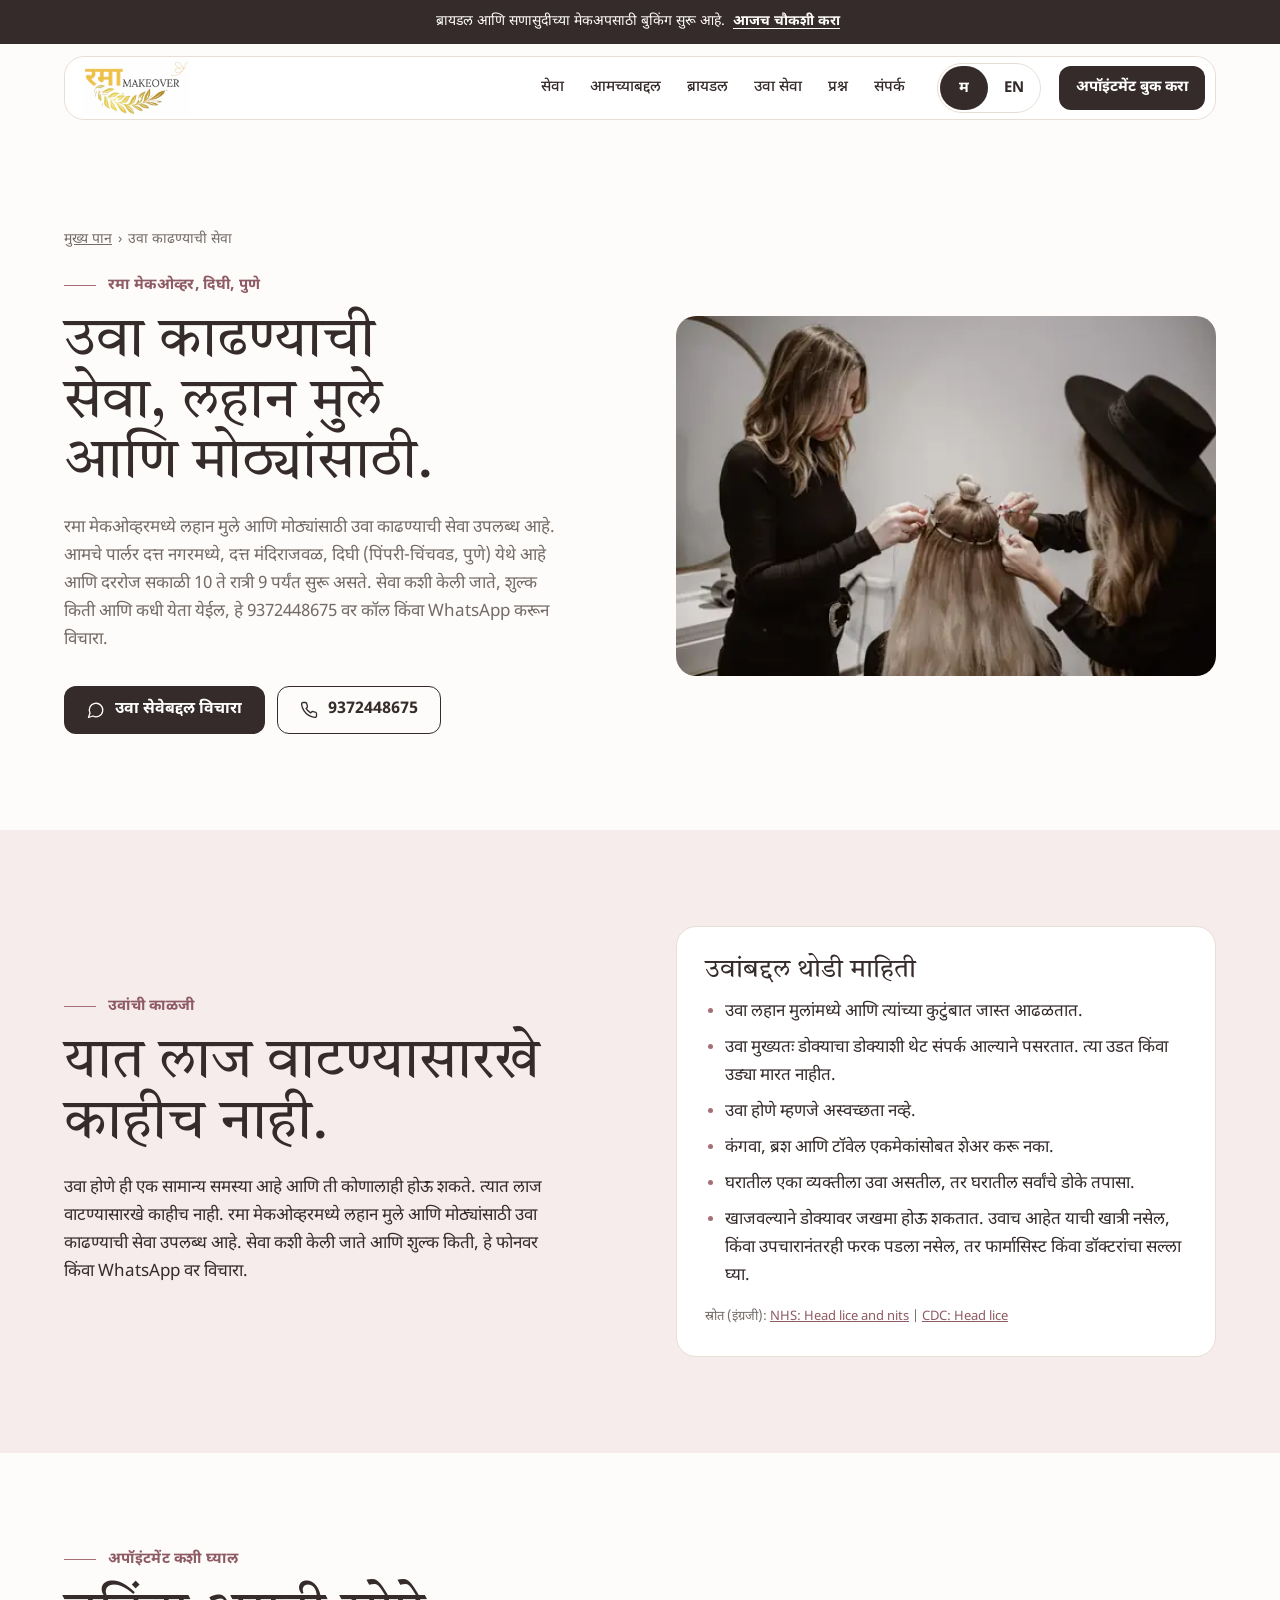
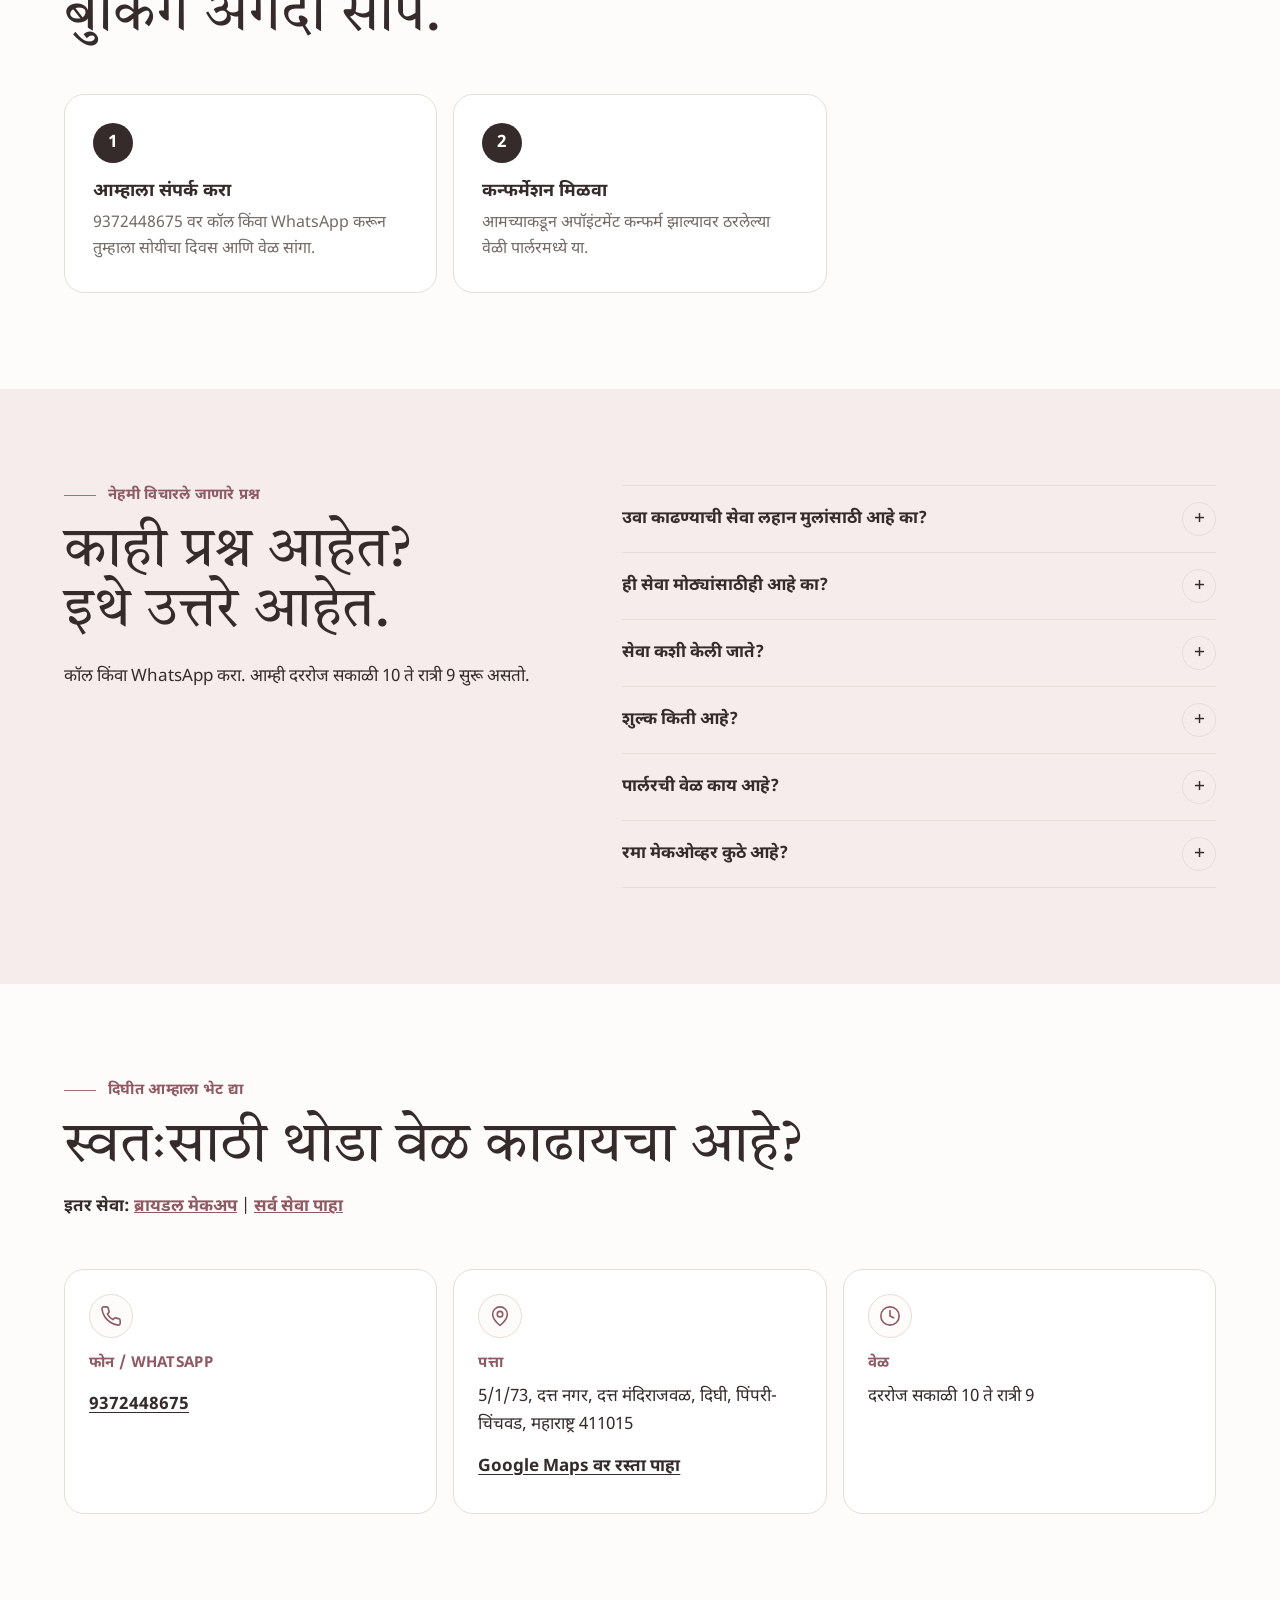
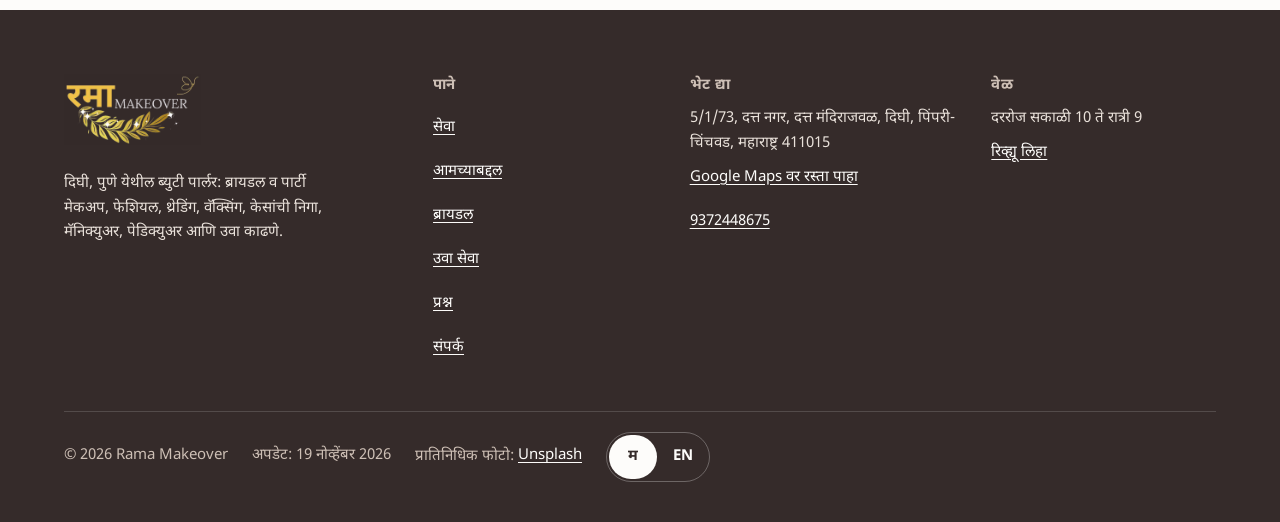
<file: mr/head-lice-removal/index.html>
<!doctype html>
<html lang="mr">
<head>
<meta charset="utf-8">
<meta name="viewport" content="width=device-width, initial-scale=1">
<title>उवा काढण्याची सेवा, दिघी, पुणे | रमा मेकओव्हर</title>
<meta name="description" content="रमा मेकओव्हरमध्ये लहान मुले आणि मोठ्यांसाठी उवा काढण्याची सेवा. दत्त मंदिराजवळ, दिघी, पुणे. दररोज सकाळी 10 ते रात्री 9. कॉल / WhatsApp 9372448675.">
<link rel="canonical" href="https://ramamakeover.github.io/mr/head-lice-removal/">
<link rel="alternate" hreflang="en" href="https://ramamakeover.github.io/head-lice-removal/">
<link rel="alternate" hreflang="mr" href="https://ramamakeover.github.io/mr/head-lice-removal/">
<link rel="alternate" hreflang="x-default" href="https://ramamakeover.github.io/head-lice-removal/">
<meta property="og:url" content="https://ramamakeover.github.io/mr/head-lice-removal/">
<meta property="og:type" content="website">
<meta property="og:title" content="उवा काढण्याची सेवा, दिघी, पुणे | रमा मेकओव्हर">
<meta property="og:description" content="रमा मेकओव्हरमध्ये लहान मुले आणि मोठ्यांसाठी उवा काढण्याची सेवा. दत्त मंदिराजवळ, दिघी, पुणे. दररोज सकाळी 10 ते रात्री 9. कॉल / WhatsApp 9372448675.">
<meta property="og:site_name" content="Rama Makeover">
<meta property="og:image" content="https://ramamakeover.github.io/images/og.jpg">
<meta property="og:image:width" content="1200">
<meta property="og:image:height" content="630">
<meta property="og:image:alt" content="रमा मेकओव्हर, दिघीतील दत्त मंदिराजवळचे ब्युटी पार्लर">
<meta name="twitter:card" content="summary_large_image">
<meta name="robots" content="index, follow, max-image-preview:large">
<meta name="author" content="Rama Makeover">
<meta name="theme-color" content="#FDFCFA">
<link rel="icon" href="../../icon-48.png?v=3" type="image/png" sizes="48x48">
<link rel="apple-touch-icon" href="../../apple-touch-icon.png?v=3">
<link rel="stylesheet" href="../../style.css?v=2b2fc5b1-baf1b8">
<script>document.documentElement.classList.add("js")</script>
<script src="../../script.js?v=2b2fc5b1-baf1b8" defer></script>
<script type="application/ld+json">
{
  "@context": "https://schema.org",
  "@graph": [
    {
      "@type": "WebPage",
      "@id": "https://ramamakeover.github.io/mr/head-lice-removal/#webpage",
      "url": "https://ramamakeover.github.io/mr/head-lice-removal/",
      "name": "उवा काढण्याची सेवा, दिघी, पुणे | रमा मेकओव्हर",
      "inLanguage": "mr",
      "isPartOf": {
        "@id": "https://ramamakeover.github.io/#website"
      },
      "about": {
        "@id": "https://ramamakeover.github.io/mr/head-lice-removal/#service"
      },
      "breadcrumb": {
        "@id": "https://ramamakeover.github.io/mr/head-lice-removal/#breadcrumb"
      },
      "datePublished": "2026-10-30",
      "dateModified": "2026-11-19"
    },
    {
      "@type": "BreadcrumbList",
      "@id": "https://ramamakeover.github.io/mr/head-lice-removal/#breadcrumb",
      "itemListElement": [
        {
          "@type": "ListItem",
          "position": 1,
          "name": "मुख्य पान",
          "item": "https://ramamakeover.github.io/mr/"
        },
        {
          "@type": "ListItem",
          "position": 2,
          "name": "उवा काढण्याची सेवा",
          "item": "https://ramamakeover.github.io/mr/head-lice-removal/"
        }
      ]
    },
    {
      "@type": "Service",
      "@id": "https://ramamakeover.github.io/mr/head-lice-removal/#service",
      "name": "उवा काढण्याची सेवा",
      "serviceType": "उवा काढण्याची सेवा",
      "description": "रमा मेकओव्हरमध्ये लहान मुले आणि मोठ्यांसाठी उवा काढण्याची सेवा उपलब्ध आहे. आमचे पार्लर दत्त नगरमध्ये, दत्त मंदिराजवळ, दिघी (पिंपरी-चिंचवड, पुणे) येथे आहे आणि दररोज सकाळी 10 ते रात्री 9 पर्यंत सुरू असते. सेवा कशी केली जाते, शुल्क किती आणि कधी येता येईल, हे 9372448675 वर कॉल किंवा WhatsApp करून विचारा.",
      "url": "https://ramamakeover.github.io/mr/head-lice-removal/",
      "provider": {
        "@type": "BeautySalon",
        "@id": "https://ramamakeover.github.io/#business",
        "name": "Rama Makeover"
      },
      "areaServed": {
        "@type": "Place",
        "name": "Dighi, Pimpri-Chinchwad, Pune"
      }
    }
  ]
}
</script>
<script type="application/ld+json">
{
  "@context": "https://schema.org",
  "@type": "FAQPage",
  "mainEntity": [
    {
      "@type": "Question",
      "name": "उवा काढण्याची सेवा लहान मुलांसाठी आहे का?",
      "acceptedAnswer": {
        "@type": "Answer",
        "text": "हो. ही सेवा लहान मुले आणि मोठ्या व्यक्ती दोघांसाठी उपलब्ध आहे. सेवा पद्धतीची माहिती 9372448675 वर विचारा."
      }
    },
    {
      "@type": "Question",
      "name": "ही सेवा मोठ्यांसाठीही आहे का?",
      "acceptedAnswer": {
        "@type": "Answer",
        "text": "हो. ही सेवा लहान मुले आणि मोठ्या व्यक्ती दोघांसाठी आहे."
      }
    },
    {
      "@type": "Question",
      "name": "सेवा कशी केली जाते?",
      "acceptedAnswer": {
        "@type": "Answer",
        "text": "बुकिंगपूर्वी 9372448675 वर कॉल किंवा WhatsApp करा, आम्ही सेवा कशी केली जाते ते समजावून सांगू."
      }
    },
    {
      "@type": "Question",
      "name": "शुल्क किती आहे?",
      "acceptedAnswer": {
        "@type": "Answer",
        "text": "शुल्क सेवेनुसार वेगळे असते. कृपया 9372448675 वर कॉल किंवा WhatsApp करा."
      }
    },
    {
      "@type": "Question",
      "name": "पार्लरची वेळ काय आहे?",
      "acceptedAnswer": {
        "@type": "Answer",
        "text": "दररोज सकाळी 10 ते रात्री 9."
      }
    },
    {
      "@type": "Question",
      "name": "रमा मेकओव्हर कुठे आहे?",
      "acceptedAnswer": {
        "@type": "Answer",
        "text": "5/1/73, दत्त नगर, दत्त मंदिराजवळ, दिघी, पिंपरी-चिंचवड, महाराष्ट्र 411015."
      }
    }
  ]
}
</script>
</head>
<body>
<a class="skip" href="#main">मुख्य माहितीवर जा</a>
<div class="announce">ब्रायडल आणि सणासुदीच्या मेकअपसाठी बुकिंग सुरू आहे. <a href="https://wa.me/919372448675?text=%E0%A4%A8%E0%A4%AE%E0%A4%B8%E0%A5%8D%E0%A4%95%E0%A4%BE%E0%A4%B0%2C%20%E0%A4%AE%E0%A4%B2%E0%A4%BE%20%E0%A4%AC%E0%A5%8D%E0%A4%B0%E0%A4%BE%E0%A4%AF%E0%A4%A1%E0%A4%B2%20/%20%E0%A4%B8%E0%A4%A3%E0%A4%BE%E0%A4%B8%E0%A5%81%E0%A4%A6%E0%A5%80%E0%A4%9A%E0%A5%8D%E0%A4%AF%E0%A4%BE%20%E0%A4%AE%E0%A5%87%E0%A4%95%E0%A4%85%E0%A4%AA%E0%A4%AC%E0%A4%A6%E0%A5%8D%E0%A4%A6%E0%A4%B2%20%E0%A4%9A%E0%A5%8C%E0%A4%95%E0%A4%B6%E0%A5%80%20%E0%A4%95%E0%A4%B0%E0%A4%BE%E0%A4%AF%E0%A4%9A%E0%A5%80%20%E0%A4%86%E0%A4%B9%E0%A5%87.">आजच चौकशी करा</a></div>

<header class="site-header">
  <div class="wrap">
    <div class="bar-inner">
      <a class="logo-link" href="../"><span class="logo-art"><img src="../../images/logo-light-320.webp" srcset="../../images/logo-light-320.webp 320w, ../../images/logo-light-480.webp 480w, ../../images/logo-light-960.webp 960w" sizes="(min-width:600px) 140px, 100px" width="960" height="504" alt="रमा मेकओव्हर (Rama Makeover)"><span aria-hidden="true"><i class="tw" style="left:13.6%;top:52.7%;--s:4.6;--d:0s"></i><i class="tw" style="left:16.9%;top:58.2%;--s:5.2;--d:1.1s"></i><i class="tw" style="left:21.1%;top:48.5%;--s:2.6;--d:2.3s"></i><i class="tw" style="left:31.6%;top:70%;--s:4.8;--d:0.6s"></i><i class="tw" style="left:52.8%;top:69.9%;--s:4.6;--d:1.7s"></i><i class="tw" style="left:77.7%;top:56.5%;--s:5.4;--d:2.8s"></i><i class="tw" style="left:81.9%;top:68.5%;--s:2.6;--d:0.3s"></i></span></span></a>
      <button class="menu-btn" type="button" aria-expanded="false" aria-controls="site-nav"><svg class="ico" viewBox="0 0 24 24" aria-hidden="true"><path d="M4 6h16M4 12h16M4 18h16"/></svg><span class="menu-txt">मेनू</span></button>
      <nav id="site-nav" class="nav" aria-label="मुख्य मेनू"><a href="../#services">सेवा</a><a href="../#about">आमच्याबद्दल</a><a href="../bridal-makeup/">ब्रायडल</a><a href="../head-lice-removal/">उवा सेवा</a><a href="../#faq">प्रश्न</a><a href="../#contact">संपर्क</a></nav>
      <div class="lang-switch" role="group" aria-label="भाषा निवडा"><a href="./" lang="mr" hreflang="mr" aria-current="page"><span aria-hidden="true">म</span><span class="vh">मराठी</span></a><a href="../../head-lice-removal/" lang="en" hreflang="en"><span aria-hidden="true">EN</span><span class="vh">English</span></a></div>
      <a class="btn btn-primary btn-sm header-cta" href="https://wa.me/919372448675?text=%E0%A4%A8%E0%A4%AE%E0%A4%B8%E0%A5%8D%E0%A4%95%E0%A4%BE%E0%A4%B0%2C%20%E0%A4%AE%E0%A4%B2%E0%A4%BE%20%E0%A4%85%E0%A4%AA%E0%A5%89%E0%A4%87%E0%A4%82%E0%A4%9F%E0%A4%AE%E0%A5%87%E0%A4%82%E0%A4%9F%E0%A4%AC%E0%A4%A6%E0%A5%8D%E0%A4%A6%E0%A4%B2%20%E0%A4%9A%E0%A5%8C%E0%A4%95%E0%A4%B6%E0%A5%80%20%E0%A4%95%E0%A4%B0%E0%A4%BE%E0%A4%AF%E0%A4%9A%E0%A5%80%20%E0%A4%86%E0%A4%B9%E0%A5%87.%20%E0%A4%95%E0%A5%83%E0%A4%AA%E0%A4%AF%E0%A4%BE%20%E0%A4%89%E0%A4%AA%E0%A4%B2%E0%A4%AC%E0%A5%8D%E0%A4%A7%20%E0%A4%B5%E0%A5%87%E0%A4%B3%20%E0%A4%86%E0%A4%A3%E0%A4%BF%20%E0%A4%B8%E0%A5%87%E0%A4%B5%E0%A5%87%E0%A4%9A%E0%A5%80%20%E0%A4%AE%E0%A4%BE%E0%A4%B9%E0%A4%BF%E0%A4%A4%E0%A5%80%20%E0%A4%A6%E0%A5%8D%E0%A4%AF%E0%A4%BE.">अपॉइंटमेंट बुक करा</a>
    </div>
  </div>
</header>

<main id="main">
  <section class="block svc-top">
    <div class="wrap">
      <nav class="crumbs" aria-label="पानाचा मार्ग"><ol><li><a href="../">मुख्य पान</a></li><li aria-current="page">उवा काढण्याची सेवा</li></ol></nav>
      <div class="split">
        <div>
          <h1 class="title"><span class="eyebrow">रमा मेकओव्हर, दिघी, पुणे</span> उवा काढण्याची सेवा, लहान मुले आणि मोठ्यांसाठी.</h1>
          <p class="intro">रमा मेकओव्हरमध्ये लहान मुले आणि मोठ्यांसाठी उवा काढण्याची सेवा उपलब्ध आहे. आमचे पार्लर दत्त नगरमध्ये, दत्त मंदिराजवळ, दिघी (पिंपरी-चिंचवड, पुणे) येथे आहे आणि दररोज सकाळी 10 ते रात्री 9 पर्यंत सुरू असते. सेवा कशी केली जाते, शुल्क किती आणि कधी येता येईल, हे 9372448675 वर कॉल किंवा WhatsApp करून विचारा.</p>
          <div class="ctas"><a class="btn btn-primary" href="https://wa.me/919372448675?text=%E0%A4%A8%E0%A4%AE%E0%A4%B8%E0%A5%8D%E0%A4%95%E0%A4%BE%E0%A4%B0%2C%20%E0%A4%AE%E0%A4%B2%E0%A4%BE%20%E0%A4%89%E0%A4%B5%E0%A4%BE%20%E0%A4%95%E0%A4%BE%E0%A4%A2%E0%A4%A3%E0%A5%8D%E0%A4%AF%E0%A4%BE%E0%A4%9A%E0%A5%8D%E0%A4%AF%E0%A4%BE%20%E0%A4%B8%E0%A5%87%E0%A4%B5%E0%A5%87%E0%A4%AC%E0%A4%A6%E0%A5%8D%E0%A4%A6%E0%A4%B2%20%E0%A4%AE%E0%A4%BE%E0%A4%B9%E0%A4%BF%E0%A4%A4%E0%A5%80%20%E0%A4%B9%E0%A4%B5%E0%A5%80%20%E0%A4%86%E0%A4%B9%E0%A5%87."><svg class="ico" viewBox="0 0 24 24" aria-hidden="true"><path d="M7.9 20A9 9 0 1 0 4 16.1L2 22Z"/></svg>उवा सेवेबद्दल विचारा</a><a class="btn btn-secondary" href="tel:+919372448675"><svg class="ico" viewBox="0 0 24 24" aria-hidden="true"><path d="M22 16.92v3a2 2 0 0 1-2.18 2 19.79 19.79 0 0 1-8.63-3.07 19.5 19.5 0 0 1-6-6 19.79 19.79 0 0 1-3.07-8.67A2 2 0 0 1 4.11 2h3a2 2 0 0 1 2 1.72 12.84 12.84 0 0 0 .7 2.81 2 2 0 0 1-.45 2.11L8.09 9.91a16 16 0 0 0 6 6l1.27-1.27a2 2 0 0 1 2.11-.45 12.84 12.84 0 0 0 2.81.7A2 2 0 0 1 22 16.92z"/></svg>9372448675</a></div>
        </div>
        <div class="svc-photo sk"><img src="../../images/stock/hair-care-700.webp" srcset="../../images/stock/hair-care-480.webp 480w, ../../images/stock/hair-care-700.webp 700w, ../../images/stock/hair-care-900.webp 900w" sizes="(min-width:1024px) 370px, (min-width:600px) calc(50vw - 34px), calc(100vw - 48px)" width="900" height="600" alt="केस विंचरले जात असताना (प्रातिनिधिक फोटो)" fetchpriority="high"></div>
      </div>
    </div>
  </section>

  <section class="block alt">
    <div class="wrap split">
      <div data-reveal><h2 class="title"><span class="eyebrow">उवांची काळजी</span> यात लाज वाटण्यासारखे काहीच नाही.</h2><p class="intro">उवा होणे ही एक सामान्य समस्या आहे आणि ती कोणालाही होऊ शकते. त्यात लाज वाटण्यासारखे काहीच नाही. रमा मेकओव्हरमध्ये लहान मुले आणि मोठ्यांसाठी उवा काढण्याची सेवा उपलब्ध आहे. सेवा कशी केली जाते आणि शुल्क किती, हे फोनवर किंवा WhatsApp वर विचारा.</p></div>
      <div class="facts-card" data-reveal><h3>उवांबद्दल थोडी माहिती</h3><ul><li>उवा लहान मुलांमध्ये आणि त्यांच्या कुटुंबात जास्त आढळतात.</li><li>उवा मुख्यतः डोक्याचा डोक्याशी थेट संपर्क आल्याने पसरतात. त्या उडत किंवा उड्या मारत नाहीत.</li><li>उवा होणे म्हणजे अस्वच्छता नव्हे.</li><li>कंगवा, ब्रश आणि टॉवेल एकमेकांसोबत शेअर करू नका.</li><li>घरातील एका व्यक्तीला उवा असतील, तर घरातील सर्वांचे डोके तपासा.</li><li>खाजवल्याने डोक्यावर जखमा होऊ शकतात. उवाच आहेत याची खात्री नसेल, किंवा उपचारानंतरही फरक पडला नसेल, तर फार्मासिस्ट किंवा डॉक्टरांचा सल्ला घ्या.</li></ul><p class="src">स्रोत (इंग्रजी): <a href="https://www.nhs.uk/conditions/head-lice-and-nits/" hreflang="en">NHS: Head lice and nits</a> | <a href="https://www.cdc.gov/lice/about/head-lice.html" hreflang="en">CDC: Head lice</a></p></div>
    </div>
  </section>

  <section class="block" id="book">
    <div class="wrap">
      <div data-reveal><h2 class="title"><span class="eyebrow">अपॉइंटमेंट कशी घ्याल</span> बुकिंग अगदी सोपे.</h2></div>
      <ol class="steps"><li data-reveal style="--i:0"><h3>आम्हाला संपर्क करा</h3><p>9372448675 वर कॉल किंवा WhatsApp करून तुम्हाला सोयीचा दिवस आणि वेळ सांगा.</p></li><li data-reveal style="--i:1"><h3>कन्फर्मेशन मिळवा</h3><p>आमच्याकडून अपॉइंटमेंट कन्फर्म झाल्यावर ठरलेल्या वेळी पार्लरमध्ये या.</p></li></ol>
    </div>
  </section>

  <section class="block alt" id="faq">
    <div class="wrap faq-grid">
      <div data-reveal><h2 class="title"><span class="eyebrow">नेहमी विचारले जाणारे प्रश्न</span> काही प्रश्न आहेत? इथे उत्तरे आहेत.</h2><p class="intro">कॉल किंवा WhatsApp करा. आम्ही दररोज सकाळी 10 ते रात्री 9 सुरू असतो.</p></div>
      <div class="faq" data-reveal><details><summary>उवा काढण्याची सेवा लहान मुलांसाठी आहे का?</summary><p>हो. ही सेवा लहान मुले आणि मोठ्या व्यक्ती दोघांसाठी उपलब्ध आहे. सेवा पद्धतीची माहिती 9372448675 वर विचारा.</p></details><details><summary>ही सेवा मोठ्यांसाठीही आहे का?</summary><p>हो. ही सेवा लहान मुले आणि मोठ्या व्यक्ती दोघांसाठी आहे.</p></details><details><summary>सेवा कशी केली जाते?</summary><p>बुकिंगपूर्वी 9372448675 वर कॉल किंवा WhatsApp करा, आम्ही सेवा कशी केली जाते ते समजावून सांगू.</p></details><details><summary>शुल्क किती आहे?</summary><p>शुल्क सेवेनुसार वेगळे असते. कृपया 9372448675 वर कॉल किंवा WhatsApp करा.</p></details><details><summary>पार्लरची वेळ काय आहे?</summary><p>दररोज सकाळी 10 ते रात्री 9.</p></details><details><summary>रमा मेकओव्हर कुठे आहे?</summary><p>5/1/73, दत्त नगर, दत्त मंदिराजवळ, दिघी, पिंपरी-चिंचवड, महाराष्ट्र 411015.</p></details></div>
    </div>
  </section>

  <section class="block" id="contact">
    <div class="wrap">
      <div data-reveal><h2 class="title"><span class="eyebrow">दिघीत आम्हाला भेट द्या</span> स्वतःसाठी थोडा वेळ काढायचा आहे?</h2>
        <p class="more"><b>इतर सेवा:</b> <a href="../bridal-makeup/">ब्रायडल मेकअप</a> | <a href="../#services">सर्व सेवा पाहा</a></p></div>
      <div class="contact">
        <div data-reveal style="--i:0"><div class="badge"><svg class="ico" viewBox="0 0 24 24" aria-hidden="true"><path d="M22 16.92v3a2 2 0 0 1-2.18 2 19.79 19.79 0 0 1-8.63-3.07 19.5 19.5 0 0 1-6-6 19.79 19.79 0 0 1-3.07-8.67A2 2 0 0 1 4.11 2h3a2 2 0 0 1 2 1.72 12.84 12.84 0 0 0 .7 2.81 2 2 0 0 1-.45 2.11L8.09 9.91a16 16 0 0 0 6 6l1.27-1.27a2 2 0 0 1 2.11-.45 12.84 12.84 0 0 0 2.81.7A2 2 0 0 1 22 16.92z"/></svg></div><h3>फोन / WhatsApp</h3><p><a href="tel:+919372448675">9372448675</a></p></div>
        <div data-reveal style="--i:1"><div class="badge"><svg class="ico" viewBox="0 0 24 24" aria-hidden="true"><path d="M20 10c0 4.99-5.54 10.19-7.4 11.8a1 1 0 0 1-1.2 0C9.54 20.19 4 14.99 4 10a8 8 0 0 1 16 0"/><circle cx="12" cy="10" r="3"/></svg></div><h3>पत्ता</h3><p>5/1/73, दत्त नगर, दत्त मंदिराजवळ, दिघी, पिंपरी-चिंचवड, महाराष्ट्र 411015</p><p><a href="https://maps.app.goo.gl/stxkixWMnrQmzfCd6">Google Maps वर रस्ता पाहा</a></p></div>
        <div data-reveal style="--i:2"><div class="badge"><svg class="ico" viewBox="0 0 24 24" aria-hidden="true"><circle cx="12" cy="12" r="10"/><path d="M12 6v6l4 2"/></svg></div><h3>वेळ</h3><p>दररोज सकाळी 10 ते रात्री 9</p></div>
      </div>
    </div>
  </section>
</main>
<footer>
  <div class="wrap">
    <div class="cols">
      <div><a class="logo-chip" href="../"><span class="logo-art"><img src="../../images/logo-dark-320.webp" srcset="../../images/logo-dark-320.webp 320w, ../../images/logo-dark-480.webp 480w, ../../images/logo-dark-960.webp 960w" sizes="(min-width:600px) 140px, 100px" width="960" height="504" alt="Rama Makeover" loading="lazy"><span aria-hidden="true"><i class="tw" style="left:13.6%;top:52.7%;--s:4.6;--d:0s"></i><i class="tw" style="left:16.9%;top:58.2%;--s:5.2;--d:1.1s"></i><i class="tw" style="left:21.1%;top:48.5%;--s:2.6;--d:2.3s"></i><i class="tw" style="left:31.6%;top:70%;--s:4.8;--d:0.6s"></i><i class="tw" style="left:52.8%;top:69.9%;--s:4.6;--d:1.7s"></i><i class="tw" style="left:77.7%;top:56.5%;--s:5.4;--d:2.8s"></i><i class="tw" style="left:81.9%;top:68.5%;--s:2.6;--d:0.3s"></i></span></span></a><p class="brand-line">दिघी, पुणे येथील ब्युटी पार्लर: ब्रायडल व पार्टी मेकअप, फेशियल, थ्रेडिंग, वॅक्सिंग, केसांची निगा, मॅनिक्युअर, पेडिक्युअर आणि उवा काढणे.</p></div>
      <div><h3>पाने</h3><ul><li><a href="../#services">सेवा</a></li><li><a href="../#about">आमच्याबद्दल</a></li><li><a href="../bridal-makeup/">ब्रायडल</a></li><li><a href="../head-lice-removal/">उवा सेवा</a></li><li><a href="../#faq">प्रश्न</a></li><li><a href="../#contact">संपर्क</a></li></ul></div>
      <div><h3>भेट द्या</h3><p>5/1/73, दत्त नगर, दत्त मंदिराजवळ, दिघी, पिंपरी-चिंचवड, महाराष्ट्र 411015</p><p><a href="https://maps.app.goo.gl/stxkixWMnrQmzfCd6">Google Maps वर रस्ता पाहा</a></p><p><a href="tel:+919372448675">9372448675</a></p></div>
      <div><h3>वेळ</h3><p>दररोज सकाळी 10 ते रात्री 9</p><p><a href="../review/">रिव्ह्यू लिहा</a></p></div>
    </div>
    <div class="small"><span>© 2026 Rama Makeover</span><span>अपडेट: <time datetime="2026-11-19">19 नोव्हेंबर 2026</time></span><span>प्रातिनिधिक फोटो: <a href="https://unsplash.com/license">Unsplash</a></span><div class="lang-switch on-dark" role="group" aria-label="भाषा निवडा"><a href="./" lang="mr" hreflang="mr" aria-current="page"><span aria-hidden="true">म</span><span class="vh">मराठी</span></a><a href="../../head-lice-removal/" lang="en" hreflang="en"><span aria-hidden="true">EN</span><span class="vh">English</span></a></div></div>
  </div>
</footer>

<div class="mbar"><a href="tel:+919372448675"><svg class="ico" viewBox="0 0 24 24" aria-hidden="true"><path d="M22 16.92v3a2 2 0 0 1-2.18 2 19.79 19.79 0 0 1-8.63-3.07 19.5 19.5 0 0 1-6-6 19.79 19.79 0 0 1-3.07-8.67A2 2 0 0 1 4.11 2h3a2 2 0 0 1 2 1.72 12.84 12.84 0 0 0 .7 2.81 2 2 0 0 1-.45 2.11L8.09 9.91a16 16 0 0 0 6 6l1.27-1.27a2 2 0 0 1 2.11-.45 12.84 12.84 0 0 0 2.81.7A2 2 0 0 1 22 16.92z"/></svg>कॉल करा</a><a href="https://wa.me/919372448675?text=%E0%A4%A8%E0%A4%AE%E0%A4%B8%E0%A5%8D%E0%A4%95%E0%A4%BE%E0%A4%B0%2C%20%E0%A4%AE%E0%A4%B2%E0%A4%BE%20%E0%A4%85%E0%A4%AA%E0%A5%89%E0%A4%87%E0%A4%82%E0%A4%9F%E0%A4%AE%E0%A5%87%E0%A4%82%E0%A4%9F%E0%A4%AC%E0%A4%A6%E0%A5%8D%E0%A4%A6%E0%A4%B2%20%E0%A4%9A%E0%A5%8C%E0%A4%95%E0%A4%B6%E0%A5%80%20%E0%A4%95%E0%A4%B0%E0%A4%BE%E0%A4%AF%E0%A4%9A%E0%A5%80%20%E0%A4%86%E0%A4%B9%E0%A5%87.%20%E0%A4%95%E0%A5%83%E0%A4%AA%E0%A4%AF%E0%A4%BE%20%E0%A4%89%E0%A4%AA%E0%A4%B2%E0%A4%AC%E0%A5%8D%E0%A4%A7%20%E0%A4%B5%E0%A5%87%E0%A4%B3%20%E0%A4%86%E0%A4%A3%E0%A4%BF%20%E0%A4%B8%E0%A5%87%E0%A4%B5%E0%A5%87%E0%A4%9A%E0%A5%80%20%E0%A4%AE%E0%A4%BE%E0%A4%B9%E0%A4%BF%E0%A4%A4%E0%A5%80%20%E0%A4%A6%E0%A5%8D%E0%A4%AF%E0%A4%BE."><svg class="ico" viewBox="0 0 24 24" aria-hidden="true"><path d="M7.9 20A9 9 0 1 0 4 16.1L2 22Z"/></svg>WhatsApp</a></div>
</body>
</html>
</file>
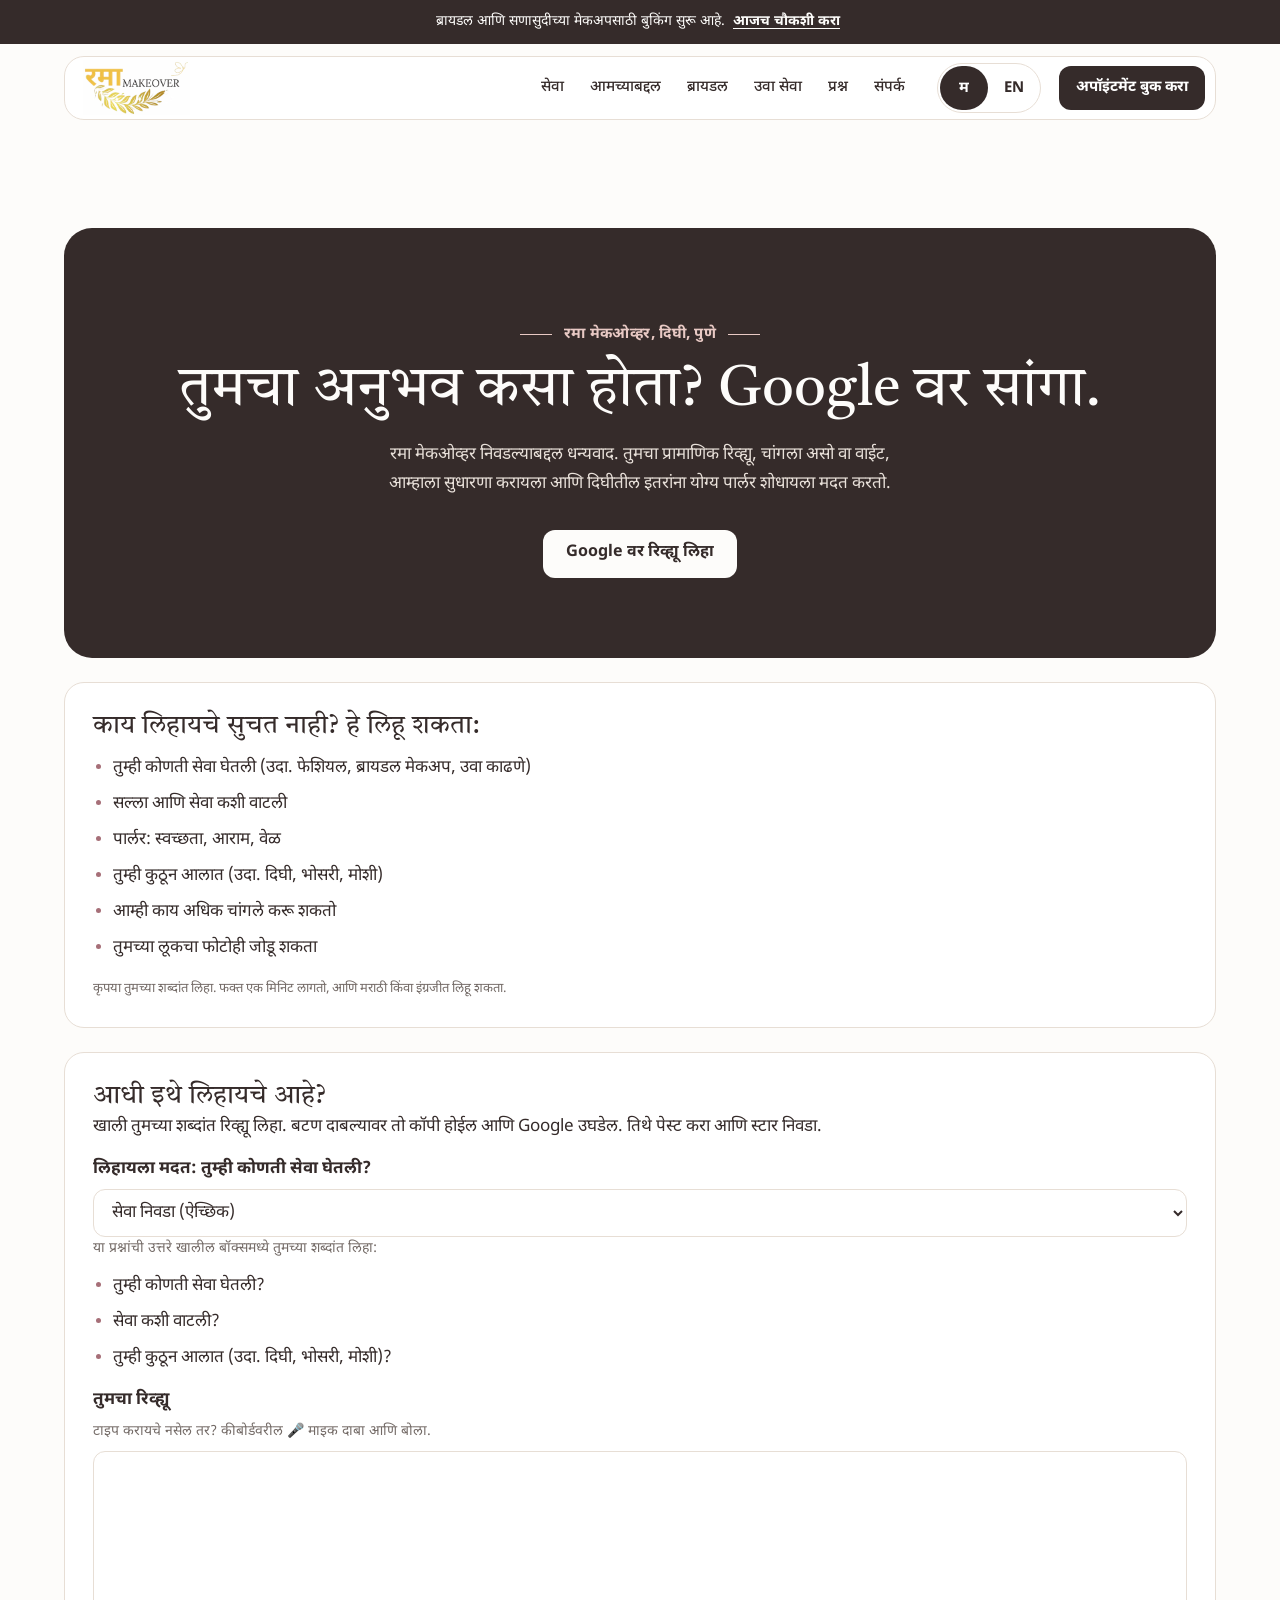
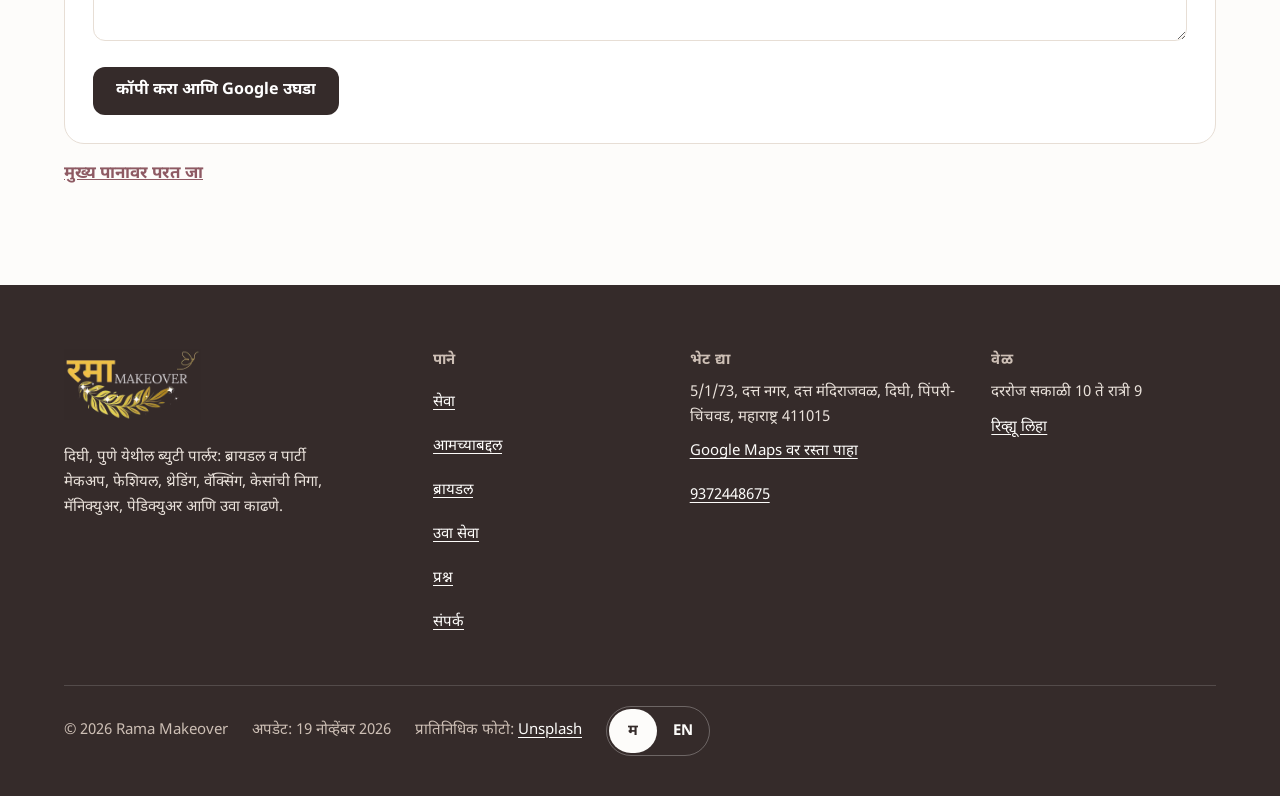
<file: mr/review/index.html>
<!doctype html>
<html lang="mr">
<head>
<meta charset="utf-8">
<meta name="viewport" content="width=device-width, initial-scale=1">
<title>रमा मेकओव्हरचा Google रिव्ह्यू लिहा</title>
<meta name="description" content="दिघी, पुणे येथील रमा मेकओव्हरबद्दल तुमचा प्रामाणिक अनुभव Google वर लिहा.">
<link rel="canonical" href="https://ramamakeover.github.io/mr/review/">
<link rel="alternate" hreflang="en" href="https://ramamakeover.github.io/review/">
<link rel="alternate" hreflang="mr" href="https://ramamakeover.github.io/mr/review/">
<link rel="alternate" hreflang="x-default" href="https://ramamakeover.github.io/review/">
<meta property="og:url" content="https://ramamakeover.github.io/mr/review/">
<meta property="og:type" content="website">
<meta property="og:title" content="रमा मेकओव्हरचा Google रिव्ह्यू लिहा">
<meta property="og:description" content="दिघी, पुणे येथील रमा मेकओव्हरबद्दल तुमचा प्रामाणिक अनुभव Google वर लिहा.">
<meta property="og:site_name" content="Rama Makeover">
<meta property="og:image" content="https://ramamakeover.github.io/images/og.jpg">
<meta property="og:image:width" content="1200">
<meta property="og:image:height" content="630">
<meta property="og:image:alt" content="रमा मेकओव्हर, दिघीतील दत्त मंदिराजवळचे ब्युटी पार्लर">
<meta name="twitter:card" content="summary_large_image">
<meta name="robots" content="noindex, follow">
<meta name="author" content="Rama Makeover">
<meta name="theme-color" content="#FDFCFA">
<link rel="icon" href="../../icon-48.png?v=3" type="image/png" sizes="48x48">
<link rel="apple-touch-icon" href="../../apple-touch-icon.png?v=3">
<link rel="stylesheet" href="../../style.css?v=2b2fc5b1-baf1b8">
<script>document.documentElement.classList.add("js")</script>
<script src="../../script.js?v=2b2fc5b1-baf1b8" defer></script>

</head>
<body>
<a class="skip" href="#main">मुख्य माहितीवर जा</a>
<div class="announce">ब्रायडल आणि सणासुदीच्या मेकअपसाठी बुकिंग सुरू आहे. <a href="https://wa.me/919372448675?text=%E0%A4%A8%E0%A4%AE%E0%A4%B8%E0%A5%8D%E0%A4%95%E0%A4%BE%E0%A4%B0%2C%20%E0%A4%AE%E0%A4%B2%E0%A4%BE%20%E0%A4%AC%E0%A5%8D%E0%A4%B0%E0%A4%BE%E0%A4%AF%E0%A4%A1%E0%A4%B2%20/%20%E0%A4%B8%E0%A4%A3%E0%A4%BE%E0%A4%B8%E0%A5%81%E0%A4%A6%E0%A5%80%E0%A4%9A%E0%A5%8D%E0%A4%AF%E0%A4%BE%20%E0%A4%AE%E0%A5%87%E0%A4%95%E0%A4%85%E0%A4%AA%E0%A4%AC%E0%A4%A6%E0%A5%8D%E0%A4%A6%E0%A4%B2%20%E0%A4%9A%E0%A5%8C%E0%A4%95%E0%A4%B6%E0%A5%80%20%E0%A4%95%E0%A4%B0%E0%A4%BE%E0%A4%AF%E0%A4%9A%E0%A5%80%20%E0%A4%86%E0%A4%B9%E0%A5%87.">आजच चौकशी करा</a></div>

<header class="site-header">
  <div class="wrap">
    <div class="bar-inner">
      <a class="logo-link" href="../"><span class="logo-art"><img src="../../images/logo-light-320.webp" srcset="../../images/logo-light-320.webp 320w, ../../images/logo-light-480.webp 480w, ../../images/logo-light-960.webp 960w" sizes="(min-width:600px) 140px, 100px" width="960" height="504" alt="रमा मेकओव्हर (Rama Makeover)"><span aria-hidden="true"><i class="tw" style="left:13.6%;top:52.7%;--s:4.6;--d:0s"></i><i class="tw" style="left:16.9%;top:58.2%;--s:5.2;--d:1.1s"></i><i class="tw" style="left:21.1%;top:48.5%;--s:2.6;--d:2.3s"></i><i class="tw" style="left:31.6%;top:70%;--s:4.8;--d:0.6s"></i><i class="tw" style="left:52.8%;top:69.9%;--s:4.6;--d:1.7s"></i><i class="tw" style="left:77.7%;top:56.5%;--s:5.4;--d:2.8s"></i><i class="tw" style="left:81.9%;top:68.5%;--s:2.6;--d:0.3s"></i></span></span></a>
      <button class="menu-btn" type="button" aria-expanded="false" aria-controls="site-nav"><svg class="ico" viewBox="0 0 24 24" aria-hidden="true"><path d="M4 6h16M4 12h16M4 18h16"/></svg><span class="menu-txt">मेनू</span></button>
      <nav id="site-nav" class="nav" aria-label="मुख्य मेनू"><a href="../#services">सेवा</a><a href="../#about">आमच्याबद्दल</a><a href="../bridal-makeup/">ब्रायडल</a><a href="../head-lice-removal/">उवा सेवा</a><a href="../#faq">प्रश्न</a><a href="../#contact">संपर्क</a></nav>
      <div class="lang-switch" role="group" aria-label="भाषा निवडा"><a href="./" lang="mr" hreflang="mr" aria-current="page"><span aria-hidden="true">म</span><span class="vh">मराठी</span></a><a href="../../review/" lang="en" hreflang="en"><span aria-hidden="true">EN</span><span class="vh">English</span></a></div>
      <a class="btn btn-primary btn-sm header-cta" href="https://wa.me/919372448675?text=%E0%A4%A8%E0%A4%AE%E0%A4%B8%E0%A5%8D%E0%A4%95%E0%A4%BE%E0%A4%B0%2C%20%E0%A4%AE%E0%A4%B2%E0%A4%BE%20%E0%A4%85%E0%A4%AA%E0%A5%89%E0%A4%87%E0%A4%82%E0%A4%9F%E0%A4%AE%E0%A5%87%E0%A4%82%E0%A4%9F%E0%A4%AC%E0%A4%A6%E0%A5%8D%E0%A4%A6%E0%A4%B2%20%E0%A4%9A%E0%A5%8C%E0%A4%95%E0%A4%B6%E0%A5%80%20%E0%A4%95%E0%A4%B0%E0%A4%BE%E0%A4%AF%E0%A4%9A%E0%A5%80%20%E0%A4%86%E0%A4%B9%E0%A5%87.%20%E0%A4%95%E0%A5%83%E0%A4%AA%E0%A4%AF%E0%A4%BE%20%E0%A4%89%E0%A4%AA%E0%A4%B2%E0%A4%AC%E0%A5%8D%E0%A4%A7%20%E0%A4%B5%E0%A5%87%E0%A4%B3%20%E0%A4%86%E0%A4%A3%E0%A4%BF%20%E0%A4%B8%E0%A5%87%E0%A4%B5%E0%A5%87%E0%A4%9A%E0%A5%80%20%E0%A4%AE%E0%A4%BE%E0%A4%B9%E0%A4%BF%E0%A4%A4%E0%A5%80%20%E0%A4%A6%E0%A5%8D%E0%A4%AF%E0%A4%BE.">अपॉइंटमेंट बुक करा</a>
    </div>
  </div>
</header>

<main id="main">
  <section class="block">
    <div class="wrap">
      <div class="review-card center">
        <h1 class="title"><span class="eyebrow">रमा मेकओव्हर, दिघी, पुणे</span> तुमचा अनुभव कसा होता? Google वर सांगा.</h1>
        <p class="intro">रमा मेकओव्हर निवडल्याबद्दल धन्यवाद. तुमचा प्रामाणिक रिव्ह्यू, चांगला असो वा वाईट, आम्हाला सुधारणा करायला आणि दिघीतील इतरांना योग्य पार्लर शोधायला मदत करतो.</p>
        <div class="ctas"><a class="btn btn-primary" href="https://g.page/r/Cc-qnAAeFY33ECE/review">Google वर रिव्ह्यू लिहा</a></div>
      </div>
      <div class="facts-card rv-tips"><h3>काय लिहायचे सुचत नाही? हे लिहू शकता:</h3><ul><li>तुम्ही कोणती सेवा घेतली (उदा. फेशियल, ब्रायडल मेकअप, उवा काढणे)</li><li>सल्ला आणि सेवा कशी वाटली</li><li>पार्लर: स्वच्छता, आराम, वेळ</li><li>तुम्ही कुठून आलात (उदा. दिघी, भोसरी, मोशी)</li><li>आम्ही काय अधिक चांगले करू शकतो</li><li>तुमच्या लूकचा फोटोही जोडू शकता</li></ul><p class="src">कृपया तुमच्या शब्दांत लिहा. फक्त एक मिनिट लागतो, आणि मराठी किंवा इंग्रजीत लिहू शकता.</p></div>
      <div class="facts-card rv-tips rv-write"><h3>आधी इथे लिहायचे आहे?</h3><p>खाली तुमच्या शब्दांत रिव्ह्यू लिहा. बटण दाबल्यावर तो कॉपी होईल आणि Google उघडेल. तिथे पेस्ट करा आणि स्टार निवडा.</p>
        <label for="rv-svc">लिहायला मदत: तुम्ही कोणती सेवा घेतली?</label>
        <select id="rv-svc"><option value="none">सेवा निवडा (ऐच्छिक)</option><optgroup label="मेकअप आणि ब्रायडल"><option value="makeup">ब्रायडल मेकअप</option><option value="makeup">पार्टी मेकअप</option><option value="makeup">सण-समारंभासाठी मेकअप</option><option value="makeup">ब्रायडल हेअरस्टाईल</option><option value="makeup">साडी ड्रेपिंग</option><option value="makeup">प्री-ब्रायडल पॅकेज</option></optgroup><optgroup label="चेहरा आणि त्वचा"><option value="skin">फेशियल</option><option value="skin">हायड्रा फेशियल</option><option value="skin">स्किन केअर आणि क्लीन-अप</option><option value="skin">डी-टॅन</option><option value="skin">आयब्रो थ्रेडिंग</option><option value="skin">आयब्रो शेपिंग</option><option value="skin">आयलॅशेस</option></optgroup><optgroup label="केस"><option value="hair">हेअरकट</option><option value="hair">हेअरस्टाईलिंग</option><option value="hair">हेअर कलर</option><option value="hair">हेअर स्पा</option><option value="hair">हेअर वॉश आणि कंडिशनिंग</option><option value="hair">हेअर स्मूदनिंग आणि केराटिन</option><option value="lice">उवा काढणे</option></optgroup><optgroup label="हात, पाय आणि शरीर"><option value="body">मॅनिक्युअर</option><option value="body">पेडिक्युअर</option><option value="body">वॅक्सिंग</option><option value="body">बॉडी वॅक्सिंग</option><option value="body">मसाज</option></optgroup></select>
        <p class="rv-mic">या प्रश्नांची उत्तरे खालील बॉक्समध्ये तुमच्या शब्दांत लिहा:</p>
        <ul id="rv-q" aria-live="polite"><li>तुम्ही कोणती सेवा घेतली?</li><li>सेवा कशी वाटली?</li><li>तुम्ही कुठून आलात (उदा. दिघी, भोसरी, मोशी)?</li></ul>
        <label for="rv-text">तुमचा रिव्ह्यू</label>
        <p class="rv-mic" id="rv-mic">टाइप करायचे नसेल तर? कीबोर्डवरील 🎤 माइक दाबा आणि बोला.</p>
        <textarea id="rv-text" rows="6" maxlength="4000" aria-describedby="rv-mic"></textarea>
        <div class="ctas"><a id="rv-go" class="btn btn-primary" href="https://g.page/r/Cc-qnAAeFY33ECE/review" target="_blank" rel="noopener">कॉपी करा आणि Google उघडा</a></div>
        <p class="hello-note" id="rv-status" role="status" aria-live="polite" data-ok="कॉपी झाले. Google च्या रिव्ह्यू बॉक्समध्ये दाबून धरा आणि Paste निवडा."></p></div>
      <p class="more"><a href="../">मुख्य पानावर परत जा</a></p>
    </div>
  </section>
</main>
<script>
var RVQ = {"none": ["तुम्ही कोणती सेवा घेतली?", "सेवा कशी वाटली?"], "makeup": ["तुमचा लूक कसा झाला?", "दिवसभर किंवा कार्यक्रमात लूक कसा टिकला?", "लूक निवडताना सल्ल्याची कशी मदत झाली?"], "skin": ["नंतर त्वचा कशी वाटली?", "ट्रीटमेंट किती आरामदायी होती?", "पार्लर कसे वाटले: स्वच्छता, आराम, वेळ?"], "hair": ["तुमचे केस तुम्हाला कसे वाटले?", "तुम्हाला काय हवे होते ते आम्हाला नीट समजले का?", "पार्लर कसे वाटले: स्वच्छता, आराम, वेळ?"], "lice": ["तुम्हाला किंवा तुमच्या मुलाला भेट किती आरामदायी वाटली?", "प्रक्रिया नीट समजावून सांगितली का?", "वैयक्तिक माहिती लिहायची गरज नाही."], "body": ["किती आराम मिळाला?", "पार्लर कसे वाटले: स्वच्छता, आराम, वेळ?", "किती वेळ लागला?"], "area": "तुम्ही कुठून आलात (उदा. दिघी, भोसरी, मोशी)?"};
document.getElementById("rv-svc").addEventListener("change", function () {
  var ul = document.getElementById("rv-q"); ul.textContent = "";
  RVQ[this.value].concat(RVQ.area).forEach(function (t) { var li = document.createElement("li"); li.textContent = t; ul.appendChild(li); });
});
document.getElementById("rv-go").addEventListener("click", function () {
  var t = document.getElementById("rv-text"), s = document.getElementById("rv-status"), v = t.value.trim();
  if (!v) return;
  if (navigator.clipboard) navigator.clipboard.writeText(v).catch(function () {});
  else { t.select(); try { document.execCommand("copy"); } catch (e) {} }
  s.textContent = s.getAttribute("data-ok");
});
</script>
<footer>
  <div class="wrap">
    <div class="cols">
      <div><a class="logo-chip" href="../"><span class="logo-art"><img src="../../images/logo-dark-320.webp" srcset="../../images/logo-dark-320.webp 320w, ../../images/logo-dark-480.webp 480w, ../../images/logo-dark-960.webp 960w" sizes="(min-width:600px) 140px, 100px" width="960" height="504" alt="Rama Makeover" loading="lazy"><span aria-hidden="true"><i class="tw" style="left:13.6%;top:52.7%;--s:4.6;--d:0s"></i><i class="tw" style="left:16.9%;top:58.2%;--s:5.2;--d:1.1s"></i><i class="tw" style="left:21.1%;top:48.5%;--s:2.6;--d:2.3s"></i><i class="tw" style="left:31.6%;top:70%;--s:4.8;--d:0.6s"></i><i class="tw" style="left:52.8%;top:69.9%;--s:4.6;--d:1.7s"></i><i class="tw" style="left:77.7%;top:56.5%;--s:5.4;--d:2.8s"></i><i class="tw" style="left:81.9%;top:68.5%;--s:2.6;--d:0.3s"></i></span></span></a><p class="brand-line">दिघी, पुणे येथील ब्युटी पार्लर: ब्रायडल व पार्टी मेकअप, फेशियल, थ्रेडिंग, वॅक्सिंग, केसांची निगा, मॅनिक्युअर, पेडिक्युअर आणि उवा काढणे.</p></div>
      <div><h3>पाने</h3><ul><li><a href="../#services">सेवा</a></li><li><a href="../#about">आमच्याबद्दल</a></li><li><a href="../bridal-makeup/">ब्रायडल</a></li><li><a href="../head-lice-removal/">उवा सेवा</a></li><li><a href="../#faq">प्रश्न</a></li><li><a href="../#contact">संपर्क</a></li></ul></div>
      <div><h3>भेट द्या</h3><p>5/1/73, दत्त नगर, दत्त मंदिराजवळ, दिघी, पिंपरी-चिंचवड, महाराष्ट्र 411015</p><p><a href="https://maps.app.goo.gl/stxkixWMnrQmzfCd6">Google Maps वर रस्ता पाहा</a></p><p><a href="tel:+919372448675">9372448675</a></p></div>
      <div><h3>वेळ</h3><p>दररोज सकाळी 10 ते रात्री 9</p><p><a href="../review/">रिव्ह्यू लिहा</a></p></div>
    </div>
    <div class="small"><span>© 2026 Rama Makeover</span><span>अपडेट: <time datetime="2026-11-19">19 नोव्हेंबर 2026</time></span><span>प्रातिनिधिक फोटो: <a href="https://unsplash.com/license">Unsplash</a></span><div class="lang-switch on-dark" role="group" aria-label="भाषा निवडा"><a href="./" lang="mr" hreflang="mr" aria-current="page"><span aria-hidden="true">म</span><span class="vh">मराठी</span></a><a href="../../review/" lang="en" hreflang="en"><span aria-hidden="true">EN</span><span class="vh">English</span></a></div></div>
  </div>
</footer>

<div class="mbar"><a href="tel:+919372448675"><svg class="ico" viewBox="0 0 24 24" aria-hidden="true"><path d="M22 16.92v3a2 2 0 0 1-2.18 2 19.79 19.79 0 0 1-8.63-3.07 19.5 19.5 0 0 1-6-6 19.79 19.79 0 0 1-3.07-8.67A2 2 0 0 1 4.11 2h3a2 2 0 0 1 2 1.72 12.84 12.84 0 0 0 .7 2.81 2 2 0 0 1-.45 2.11L8.09 9.91a16 16 0 0 0 6 6l1.27-1.27a2 2 0 0 1 2.11-.45 12.84 12.84 0 0 0 2.81.7A2 2 0 0 1 22 16.92z"/></svg>कॉल करा</a><a href="https://wa.me/919372448675?text=%E0%A4%A8%E0%A4%AE%E0%A4%B8%E0%A5%8D%E0%A4%95%E0%A4%BE%E0%A4%B0%2C%20%E0%A4%AE%E0%A4%B2%E0%A4%BE%20%E0%A4%85%E0%A4%AA%E0%A5%89%E0%A4%87%E0%A4%82%E0%A4%9F%E0%A4%AE%E0%A5%87%E0%A4%82%E0%A4%9F%E0%A4%AC%E0%A4%A6%E0%A5%8D%E0%A4%A6%E0%A4%B2%20%E0%A4%9A%E0%A5%8C%E0%A4%95%E0%A4%B6%E0%A5%80%20%E0%A4%95%E0%A4%B0%E0%A4%BE%E0%A4%AF%E0%A4%9A%E0%A5%80%20%E0%A4%86%E0%A4%B9%E0%A5%87.%20%E0%A4%95%E0%A5%83%E0%A4%AA%E0%A4%AF%E0%A4%BE%20%E0%A4%89%E0%A4%AA%E0%A4%B2%E0%A4%AC%E0%A5%8D%E0%A4%A7%20%E0%A4%B5%E0%A5%87%E0%A4%B3%20%E0%A4%86%E0%A4%A3%E0%A4%BF%20%E0%A4%B8%E0%A5%87%E0%A4%B5%E0%A5%87%E0%A4%9A%E0%A5%80%20%E0%A4%AE%E0%A4%BE%E0%A4%B9%E0%A4%BF%E0%A4%A4%E0%A5%80%20%E0%A4%A6%E0%A5%8D%E0%A4%AF%E0%A4%BE."><svg class="ico" viewBox="0 0 24 24" aria-hidden="true"><path d="M7.9 20A9 9 0 1 0 4 16.1L2 22Z"/></svg>WhatsApp</a></div>
</body>
</html>
</file>
<file: style.css>
/* Rama Makeover — shared styles for / (Marathi) and /en/ (English).
   Layout inspired by modern salon templates (floating nav, centred serif hero with an italic second line,
   arch images, photo service cards); tokens from RAMA_MAKEOVER_UI_UX_DESIGN.md.
   Contrast: dusty rose #A66F78 is for large text/decoration only; small rose text uses --rose-ink (5.2:1 on ivory).
   Muted grey fails on the blush sections, so they use cocoa text. */
/* Self-hosted fonts (files in fonts/, copied from Google Fonts; OFL). Browsers fetch only the faces a page uses. */
/* latin-ext */
@font-face {
  font-family: 'DM Sans';
  font-style: normal;
  font-weight: 400;
  font-display: swap;
  src: url(fonts/dm-sans-latin-ext.woff2) format('woff2');
  unicode-range: U+0100-02BA, U+02BD-02C5, U+02C7-02CC, U+02CE-02D7, U+02DD-02FF, U+0304, U+0308, U+0329, U+1D00-1DBF, U+1E00-1E9F, U+1EF2-1EFF, U+2020, U+20A0-20AB, U+20AD-20C4, U+2113, U+2C60-2C7F, U+A720-A7FF;
}
/* latin */
@font-face {
  font-family: 'DM Sans';
  font-style: normal;
  font-weight: 400;
  font-display: swap;
  src: url(fonts/dm-sans-latin.woff2) format('woff2');
  unicode-range: U+0000-00FF, U+0131, U+0152-0153, U+02BB-02BC, U+02C6, U+02DA, U+02DC, U+0304, U+0308, U+0329, U+2000-206F, U+20AC, U+2122, U+2191, U+2193, U+2212, U+2215, U+FEFF, U+FFFD;
}
/* latin-ext */
@font-face {
  font-family: 'DM Sans';
  font-style: normal;
  font-weight: 500;
  font-display: swap;
  src: url(fonts/dm-sans-latin-ext.woff2) format('woff2');
  unicode-range: U+0100-02BA, U+02BD-02C5, U+02C7-02CC, U+02CE-02D7, U+02DD-02FF, U+0304, U+0308, U+0329, U+1D00-1DBF, U+1E00-1E9F, U+1EF2-1EFF, U+2020, U+20A0-20AB, U+20AD-20C4, U+2113, U+2C60-2C7F, U+A720-A7FF;
}
/* latin */
@font-face {
  font-family: 'DM Sans';
  font-style: normal;
  font-weight: 500;
  font-display: swap;
  src: url(fonts/dm-sans-latin.woff2) format('woff2');
  unicode-range: U+0000-00FF, U+0131, U+0152-0153, U+02BB-02BC, U+02C6, U+02DA, U+02DC, U+0304, U+0308, U+0329, U+2000-206F, U+20AC, U+2122, U+2191, U+2193, U+2212, U+2215, U+FEFF, U+FFFD;
}
/* latin-ext */
@font-face {
  font-family: 'DM Sans';
  font-style: normal;
  font-weight: 700;
  font-display: swap;
  src: url(fonts/dm-sans-latin-ext.woff2) format('woff2');
  unicode-range: U+0100-02BA, U+02BD-02C5, U+02C7-02CC, U+02CE-02D7, U+02DD-02FF, U+0304, U+0308, U+0329, U+1D00-1DBF, U+1E00-1E9F, U+1EF2-1EFF, U+2020, U+20A0-20AB, U+20AD-20C4, U+2113, U+2C60-2C7F, U+A720-A7FF;
}
/* latin */
@font-face {
  font-family: 'DM Sans';
  font-style: normal;
  font-weight: 700;
  font-display: swap;
  src: url(fonts/dm-sans-latin.woff2) format('woff2');
  unicode-range: U+0000-00FF, U+0131, U+0152-0153, U+02BB-02BC, U+02C6, U+02DA, U+02DC, U+0304, U+0308, U+0329, U+2000-206F, U+20AC, U+2122, U+2191, U+2193, U+2212, U+2215, U+FEFF, U+FFFD;
}
/* latin-ext */
@font-face {
  font-family: 'DM Serif Display';
  font-style: italic;
  font-weight: 400;
  font-display: swap;
  src: url(fonts/dm-serif-display-italic-latin-ext.woff2) format('woff2');
  unicode-range: U+0100-02BA, U+02BD-02C5, U+02C7-02CC, U+02CE-02D7, U+02DD-02FF, U+0304, U+0308, U+0329, U+1D00-1DBF, U+1E00-1E9F, U+1EF2-1EFF, U+2020, U+20A0-20AB, U+20AD-20C4, U+2113, U+2C60-2C7F, U+A720-A7FF;
}
/* latin */
@font-face {
  font-family: 'DM Serif Display';
  font-style: italic;
  font-weight: 400;
  font-display: swap;
  src: url(fonts/dm-serif-display-italic-latin.woff2) format('woff2');
  unicode-range: U+0000-00FF, U+0131, U+0152-0153, U+02BB-02BC, U+02C6, U+02DA, U+02DC, U+0304, U+0308, U+0329, U+2000-206F, U+20AC, U+2122, U+2191, U+2193, U+2212, U+2215, U+FEFF, U+FFFD;
}
/* latin-ext */
@font-face {
  font-family: 'DM Serif Display';
  font-style: normal;
  font-weight: 400;
  font-display: swap;
  src: url(fonts/dm-serif-display-latin-ext.woff2) format('woff2');
  unicode-range: U+0100-02BA, U+02BD-02C5, U+02C7-02CC, U+02CE-02D7, U+02DD-02FF, U+0304, U+0308, U+0329, U+1D00-1DBF, U+1E00-1E9F, U+1EF2-1EFF, U+2020, U+20A0-20AB, U+20AD-20C4, U+2113, U+2C60-2C7F, U+A720-A7FF;
}
/* latin */
@font-face {
  font-family: 'DM Serif Display';
  font-style: normal;
  font-weight: 400;
  font-display: swap;
  src: url(fonts/dm-serif-display-latin.woff2) format('woff2');
  unicode-range: U+0000-00FF, U+0131, U+0152-0153, U+02BB-02BC, U+02C6, U+02DA, U+02DC, U+0304, U+0308, U+0329, U+2000-206F, U+20AC, U+2122, U+2191, U+2193, U+2212, U+2215, U+FEFF, U+FFFD;
}
/* devanagari */
@font-face {
  font-family: 'Noto Sans Devanagari';
  font-style: normal;
  font-weight: 400 700;
  font-stretch: 100%;
  font-display: swap;
  src: url(fonts/noto-sans-devanagari-devanagari.woff2) format('woff2');
  unicode-range: U+0900-097F, U+1CD0-1CF4, U+1CF7-1CF9, U+200C-200D, U+20A8, U+20B9, U+20F0, U+25CC, U+A830-A839, U+A8E0-A8FF, U+11B00-11B0A;
}
/* latin-ext */
@font-face {
  font-family: 'Noto Sans Devanagari';
  font-style: normal;
  font-weight: 400 700;
  font-stretch: 100%;
  font-display: swap;
  src: url(fonts/noto-sans-devanagari-latin-ext.woff2) format('woff2');
  unicode-range: U+0100-02BA, U+02BD-02C5, U+02C7-02CC, U+02CE-02D7, U+02DD-02FF, U+0304, U+0308, U+0329, U+1D00-1DBF, U+1E00-1E9F, U+1EF2-1EFF, U+2020, U+20A0-20AB, U+20AD-20C4, U+2113, U+2C60-2C7F, U+A720-A7FF;
}
/* latin */
@font-face {
  font-family: 'Noto Sans Devanagari';
  font-style: normal;
  font-weight: 400 700;
  font-stretch: 100%;
  font-display: swap;
  src: url(fonts/noto-sans-devanagari-latin.woff2) format('woff2');
  unicode-range: U+0000-00FF, U+0131, U+0152-0153, U+02BB-02BC, U+02C6, U+02DA, U+02DC, U+0304, U+0308, U+0329, U+2000-206F, U+20AC, U+2122, U+2191, U+2193, U+2212, U+2215, U+FEFF, U+FFFD;
}
/* devanagari */
@font-face {
  font-family: 'Tiro Devanagari Marathi';
  font-style: italic;
  font-weight: 400;
  font-display: swap;
  src: url(fonts/tiro-devanagari-marathi-italic-devanagari.woff2) format('woff2');
  unicode-range: U+0900-097F, U+1CD0-1CF4, U+1CF7-1CF9, U+200C-200D, U+20A8, U+20B9, U+20F0, U+25CC, U+A830-A839, U+A8E0-A8FF, U+11B00-11B0A;
}
/* latin-ext */
@font-face {
  font-family: 'Tiro Devanagari Marathi';
  font-style: italic;
  font-weight: 400;
  font-display: swap;
  src: url(fonts/tiro-devanagari-marathi-italic-latin-ext.woff2) format('woff2');
  unicode-range: U+0100-02BA, U+02BD-02C5, U+02C7-02CC, U+02CE-02D7, U+02DD-02FF, U+0304, U+0308, U+0329, U+1D00-1DBF, U+1E00-1E9F, U+1EF2-1EFF, U+2020, U+20A0-20AB, U+20AD-20C4, U+2113, U+2C60-2C7F, U+A720-A7FF;
}
/* latin */
@font-face {
  font-family: 'Tiro Devanagari Marathi';
  font-style: italic;
  font-weight: 400;
  font-display: swap;
  src: url(fonts/tiro-devanagari-marathi-italic-latin.woff2) format('woff2');
  unicode-range: U+0000-00FF, U+0131, U+0152-0153, U+02BB-02BC, U+02C6, U+02DA, U+02DC, U+0304, U+0308, U+0329, U+2000-206F, U+20AC, U+2122, U+2191, U+2193, U+2212, U+2215, U+FEFF, U+FFFD;
}
/* devanagari */
@font-face {
  font-family: 'Tiro Devanagari Marathi';
  font-style: normal;
  font-weight: 400;
  font-display: swap;
  src: url(fonts/tiro-devanagari-marathi-devanagari.woff2) format('woff2');
  unicode-range: U+0900-097F, U+1CD0-1CF4, U+1CF7-1CF9, U+200C-200D, U+20A8, U+20B9, U+20F0, U+25CC, U+A830-A839, U+A8E0-A8FF, U+11B00-11B0A;
}
/* latin-ext */
@font-face {
  font-family: 'Tiro Devanagari Marathi';
  font-style: normal;
  font-weight: 400;
  font-display: swap;
  src: url(fonts/tiro-devanagari-marathi-latin-ext.woff2) format('woff2');
  unicode-range: U+0100-02BA, U+02BD-02C5, U+02C7-02CC, U+02CE-02D7, U+02DD-02FF, U+0304, U+0308, U+0329, U+1D00-1DBF, U+1E00-1E9F, U+1EF2-1EFF, U+2020, U+20A0-20AB, U+20AD-20C4, U+2113, U+2C60-2C7F, U+A720-A7FF;
}
/* latin */
@font-face {
  font-family: 'Tiro Devanagari Marathi';
  font-style: normal;
  font-weight: 400;
  font-display: swap;
  src: url(fonts/tiro-devanagari-marathi-latin.woff2) format('woff2');
  unicode-range: U+0000-00FF, U+0131, U+0152-0153, U+02BB-02BC, U+02C6, U+02DA, U+02DC, U+0304, U+0308, U+0329, U+2000-206F, U+20AC, U+2122, U+2191, U+2193, U+2212, U+2215, U+FEFF, U+FFFD;
}
:root {
  --bg:#FDFCFA; --ivory:#FDFCFA; --cream:#F6ECEC; --white:#FFFFFF; --border:#E7DED5;
  --cocoa:#352B2A; --cocoa-2:#4A3D3B; --muted:#746B67;
  --rose:#A66F78; --rose-ink:#8E5A63; --blush:#D9A6A0; --sage:#A8B5A0;
  --head:"DM Serif Display","Nirmala UI",Georgia,serif;
  --body:"DM Sans","Nirmala UI",system-ui,sans-serif;
  --ease:cubic-bezier(.2,.7,.2,1);
  --r-btn:12px; --r-card:20px;
}
/* Each language gets only its own web fonts (as when they came from Google Fonts per page). */
html:lang(mr) { --head:"Tiro Devanagari Marathi","Nirmala UI",Georgia,serif; --body:"Noto Sans Devanagari","Nirmala UI",system-ui,sans-serif; }
* { margin:0; padding:0; box-sizing:border-box; }
html { scroll-behavior:smooth; interpolate-size:allow-keywords; }
[id] { scroll-margin-top:96px; }
body { background:var(--ivory); color:var(--cocoa); font-family:var(--body); font-size:17px; line-height:1.65; padding-bottom:64px; }
a { color:inherit; }
img, svg { display:block; max-width:100%; }
.wrap { max-width:1200px; margin:0 auto; padding-left:24px; padding-right:24px; }
.ico { width:22px; height:22px; fill:none; stroke:currentColor; stroke-width:1.75; stroke-linecap:round; stroke-linejoin:round; flex:none; }

/* Accessibility */
.skip { position:absolute; left:16px; top:-64px; z-index:60; background:var(--cocoa); color:var(--white); padding:10px 16px; border-radius:var(--r-btn); font-weight:700; text-decoration:none; }
.skip:focus { top:16px; }
:focus-visible { outline:3px solid var(--rose-ink); outline-offset:3px; border-radius:6px; }

/* Announcement bar */
.announce { background:var(--cocoa); color:var(--ivory); font-size:14px; text-align:center; padding:0 16px; }
.announce a { color:var(--ivory); font-weight:700; text-underline-offset:3px; display:inline-flex; align-items:center; min-height:44px; padding:0 4px; }

/* Floating header */
.site-header { position:sticky; top:0; z-index:40; padding:12px 0; }
.site-header .bar-inner { display:flex; align-items:center; gap:12px; min-height:64px; padding:0 10px 0 18px; background:rgba(255,255,255,.95); border:1px solid var(--border); border-radius:20px; transition:background-color .2s, box-shadow .2s, min-height .25s ease; }
.site-header.scrolled .bar-inner { background:rgba(255,255,255,.95); box-shadow:0 10px 30px rgba(53,43,42,.08); }
.logo-link { display:inline-flex; align-items:center; min-height:48px; }
.logo-link img { height:56px; width:auto; }
@media (max-width:599px) { .logo-link img { height:48px; } }
.nav { margin-left:auto; display:flex; align-items:center; gap:2px; }
.nav a { display:inline-flex; align-items:center; min-height:44px; padding:0 12px; text-decoration:none; font-size:15px; font-weight:500; border-radius:10px; transition:color .18s, background-color .18s; }
.nav a:hover { background:var(--ivory); }
.nav .lang { border:1px solid var(--border); }
.header-cta { margin-left:6px; }
.menu-btn { display:none; margin-left:auto; align-items:center; gap:8px; min-height:44px; min-width:44px; padding:0 14px; border:1px solid var(--border); border-radius:var(--r-btn); background:var(--white); color:var(--cocoa); font:inherit; font-weight:700; cursor:pointer; }
@media (max-width:959px) {
  .menu-btn { display:inline-flex; }
  .site-header .header-cta { display:none; }
  .nav { position:absolute; left:24px; right:24px; top:calc(100% - 4px); flex-direction:column; align-items:stretch; gap:0; margin:0; padding:8px 16px 12px; background:var(--white); border:1px solid var(--border); border-radius:20px; box-shadow:0 18px 40px rgba(53,43,42,.12); }
  .nav a { min-height:52px; font-size:17px; border-bottom:1px solid var(--border); border-radius:0; padding:0 4px; }
  .nav a:last-child { border-bottom:0; }
  .nav .lang { border:0; border-bottom:1px solid var(--border); }
  .nav[hidden] { display:none; }
}
@media (min-width:960px) { .nav[hidden] { display:flex; } }

/* Language toggle: both languages visible, current one is the dark pill. Each side is a 44px tap target. */
.lang-switch { display:inline-flex; flex:none; gap:2px; padding:2px; border:1px solid var(--border); border-radius:999px; background:var(--white); }
.lang-switch a { display:inline-flex; align-items:center; justify-content:center; min-width:48px; min-height:44px; padding:0 14px; border-radius:999px; font-size:15px; font-weight:700; line-height:1; text-decoration:none; color:var(--cocoa); transition:background-color .2s, color .2s; }
.lang-switch a:not([aria-current]):hover { background:var(--ivory); }
.lang-switch a[aria-current] { background:var(--cocoa); color:var(--white); pointer-events:none; }
.lang-switch.on-dark { background:transparent; border-color:rgba(255,255,255,.28); }
.lang-switch.on-dark a { color:var(--ivory); }
.lang-switch.on-dark a:not([aria-current]):hover { background:rgba(255,255,255,.1); }
.lang-switch.on-dark a[aria-current] { background:var(--ivory); color:var(--cocoa); }
.vh { position:absolute; width:1px; height:1px; overflow:hidden; clip:rect(0 0 0 0); white-space:nowrap; }
/* header order: logo, nav, language toggle, Book button; on phones the toggle sits just before the Menu button */
.site-header .bar-inner > .lang-switch { order:2; margin-left:8px; }
.site-header .header-cta { order:3; }
.site-header .nav { order:1; }
@media (max-width:959px) {
  .site-header .bar-inner > .lang-switch { margin-left:auto; }
  .site-header .menu-btn { order:4; margin-left:8px; }
}
.logo-link { flex:none; }
@media (max-width:400px) {
  .lang-switch a { min-width:44px; padding:0 10px; font-size:14px; }
  .menu-btn { padding:0 10px; }
  /* very small phones: icon-only menu button (label stays available to screen readers) */
  .menu-txt { position:absolute; width:1px; height:1px; overflow:hidden; clip:rect(0 0 0 0); white-space:nowrap; }
  .site-header .bar-inner { padding:0 8px 0 12px; gap:6px; }
  .logo-link img { height:44px; }
}

/* Buttons */
.btn { display:inline-flex; align-items:center; justify-content:center; gap:10px; min-height:48px; padding:0 22px; border-radius:var(--r-btn); font-weight:700; font-size:16px; text-decoration:none; border:1.5px solid transparent; transition:transform .18s var(--ease), background-color .18s, color .18s, border-color .18s; }
.btn .ico { width:18px; height:18px; }
.btn:hover { transform:translateY(-2px); }
.btn:active { transform:none; }
.btn-primary { background:var(--cocoa); color:var(--white); }
.btn-primary:hover { background:var(--cocoa-2); }
.btn-secondary { background:transparent; color:var(--cocoa); border-color:var(--cocoa); }
.btn-secondary:hover { background:var(--white); }
.btn-sm { min-height:44px; padding:0 16px; font-size:15px; }
.ctas { display:flex; flex-wrap:wrap; gap:12px; margin-top:32px; }

/* Type helpers */
.eyebrow { display:inline-flex; align-items:center; gap:12px; font-size:14px; font-weight:700; letter-spacing:.18em; text-transform:uppercase; color:var(--rose-ink); }
.eyebrow::before { content:""; width:32px; height:1px; background:var(--rose); }
/* Letter-spacing breaks Devanagari conjuncts, so Marathi labels keep normal spacing. */
:lang(mr) .eyebrow, :lang(mr) .contact h3, :lang(mr) footer h3 { letter-spacing:.02em; font-size:15px; }
.center .eyebrow::after { content:""; width:32px; height:1px; background:var(--rose); }
.title { font-family:var(--head); font-weight:400; font-size:clamp(34px,5.6vw,56px); line-height:1.08; margin-top:16px; text-wrap:balance; }
.intro { color:var(--muted); margin-top:20px; max-width:56ch; }
.alt .intro, .alt p { color:var(--cocoa); }

/* Hero */
.hero { padding:40px 0 0; text-align:center; }
.hero .title { font-size:clamp(42px,8vw,84px); max-width:14ch; margin-left:auto; margin-right:auto; }
.hero .title .eyebrow { display:flex; justify-content:center; font-family:var(--body); font-style:normal; line-height:1.4; margin-bottom:18px; max-width:none; }
.hero .title { max-width:16ch; }
.hero .intro { margin-left:auto; margin-right:auto; font-size:18px; max-width:46ch; }
.hero .ctas { justify-content:center; }
.hero .facts { display:flex; flex-wrap:wrap; justify-content:center; gap:8px 24px; margin-top:24px; font-size:15px; color:var(--cocoa); }
.hero .facts span { display:inline-flex; align-items:center; gap:8px; }
.hero .facts .ico { width:18px; height:18px; color:var(--rose-ink); }
.hero-photo { margin-top:48px; border-radius:180px 180px 24px 24px; overflow:hidden; aspect-ratio:4/5; background:var(--cream); }
.hero-photo img { width:100%; height:100%; object-fit:cover; }

/* Sections */
section.block { padding-top:96px; padding-bottom:96px; }
.alt { background:var(--cream); --bg:var(--cream); }
.split { display:grid; gap:40px; align-items:center; }
.head-row { display:grid; gap:16px; align-items:end; }

/* About */
.arch { position:relative; border-radius:999px 999px 24px 24px; overflow:hidden; aspect-ratio:3/4; max-width:440px; background:var(--cream); }
.arch img { width:100%; height:100%; object-fit:cover; }
.about p { margin-top:16px; max-width:56ch; color:var(--muted); }

/* Service photo cards */
.cards { list-style:none; display:grid; gap:20px; margin-top:48px; }
.svc { position:relative; border-radius:24px; overflow:hidden; aspect-ratio:4/5; background:var(--cream); isolation:isolate; }
.svc img { width:100%; height:100%; object-fit:cover; transition:transform .3s var(--ease); }
.svc:hover img { transform:scale(1.03); }
.svc .label { position:absolute; left:12px; right:12px; bottom:12px; background:rgba(255,255,255,.86); border-radius:12px; padding:16px 18px; }
.svc h3 { font-family:var(--head); font-weight:400; font-size:24px; line-height:1.2; }
.svc p { font-size:15px; line-height:1.5; margin-top:4px; color:var(--cocoa); }
.svc a { display:inline-flex; align-items:center; gap:6px; min-height:44px; margin-top:4px; font-weight:700; color:var(--rose-ink); text-decoration:none; }
.svc a::after { content:""; position:absolute; inset:0; z-index:1; }
.svc a:hover { text-decoration:underline; text-underline-offset:3px; }
.svc a .ico { width:18px; height:18px; }
.svc a:focus-visible { outline:none; }
.svc:focus-within { outline:3px solid var(--rose-ink); outline-offset:3px; }
.note { margin-top:24px; color:var(--muted); }

/* Lice care */
.facts-card { background:var(--white); border:1px solid var(--border); border-radius:var(--r-card); padding:28px; }
.facts-card h3 { font-family:var(--head); font-weight:400; font-size:26px; line-height:1.2; }
.facts-card ul { margin-top:12px; padding-left:20px; }
.facts-card li { margin-top:8px; color:var(--cocoa); }
.facts-card li::marker { color:var(--rose); }

/* Why us */
.why { list-style:none; display:grid; gap:16px; }
.why li { background:var(--white); border:1px solid var(--border); border-radius:var(--r-card); padding:24px; transition:transform .22s var(--ease); }
.why li:hover { transform:translateY(-3px); }
.why .badge { width:48px; height:48px; border-radius:50%; background:var(--ivory); border:1px solid var(--border); display:grid; place-items:center; color:var(--rose-ink); }
.why h3 { font-family:var(--head); font-weight:400; font-size:24px; line-height:1.2; margin-top:16px; }
.why p { color:var(--muted); margin-top:4px; font-size:16px; }

/* Bridal */
.bridal-photo { position:relative; border-radius:24px; overflow:hidden; aspect-ratio:4/5; background:var(--cream); }
.bridal-photo img { width:100%; height:100%; object-fit:cover; }
.offer { list-style:none; margin-top:24px; display:grid; gap:10px; }
.offer li { display:flex; gap:10px; align-items:center; font-weight:500; }
.offer .ico { width:20px; height:20px; color:var(--sage); stroke-width:2.2; }

/* Booking steps */
.steps { list-style:none; counter-reset:step; display:grid; gap:16px; margin-top:48px; }
.steps li { counter-increment:step; background:var(--white); border:1px solid var(--border); border-radius:var(--r-card); padding:28px; }
.steps li::before { content:counter(step); display:grid; place-items:center; width:40px; height:40px; border-radius:50%; background:var(--cocoa); color:var(--white); font-weight:700; margin-bottom:14px; }
.steps h3 { font-size:18px; font-weight:700; }
.steps p { color:var(--muted); margin-top:4px; font-size:16px; }

/* Reviews */
.review-card { background:var(--cocoa); color:var(--ivory); border-radius:28px; padding:56px 28px; text-align:center; }
.review-card .eyebrow { color:#E8C9C4; }
.review-card .eyebrow::before, .review-card .eyebrow::after { background:#E8C9C4; }
.review-card .intro { color:#E9E1DA; margin-left:auto; margin-right:auto; }
.review-card .ctas { justify-content:center; }
.review-card .btn-primary { background:var(--ivory); color:var(--cocoa); }
.review-card .btn-secondary { color:var(--ivory); border-color:var(--ivory); }
.review-card .btn-secondary:hover { background:rgba(255,255,255,.08); }

/* FAQ */
.curious { background:var(--white); border:1px solid var(--border); border-radius:var(--r-card); padding:24px; margin-top:32px; }
.curious h3 { font-family:var(--head); font-weight:400; font-size:24px; }
.curious p { color:var(--muted); margin-top:4px; font-size:16px; }
.curious .ctas { margin-top:16px; }
.faq { border-top:1px solid var(--border); }
.faq details { border-bottom:1px solid var(--border); }
.faq summary { list-style:none; cursor:pointer; display:flex; justify-content:space-between; align-items:center; gap:16px; min-height:64px; padding:16px 0; font-weight:700; font-size:17px; }
.faq summary::-webkit-details-marker { display:none; }
.faq summary::after { content:"+"; flex:none; width:32px; height:32px; border-radius:50%; border:1px solid var(--border); display:grid; place-items:center; font-weight:400; font-size:20px; transition:transform .22s var(--ease); }
.faq details[open] summary::after { transform:rotate(45deg); }
.faq details::details-content { block-size:0; overflow:hidden; transition:block-size .3s var(--ease), content-visibility .3s allow-discrete; }
.faq details[open]::details-content { block-size:auto; }
.faq details p { padding:0 0 20px; color:var(--muted); max-width:64ch; }

/* Contact */
.contact { display:grid; gap:16px; margin-top:48px; }
.contact > div { background:var(--white); border:1px solid var(--border); border-radius:var(--r-card); padding:24px; }
.contact .badge { width:44px; height:44px; border-radius:50%; background:var(--ivory); border:1px solid var(--border); display:grid; place-items:center; color:var(--rose-ink); }
.contact h3 { font-size:14px; font-weight:700; letter-spacing:.14em; text-transform:uppercase; color:var(--rose-ink); margin-top:14px; }
.contact p { margin-top:6px; }
.contact a { display:inline-flex; align-items:center; min-height:44px; font-weight:700; text-underline-offset:3px; }

/* Focus Reveal (hero heading): words start blurred; a frame travels word to word and brings each into focus. JS adds .fr only when motion is allowed. */
.title.fr { position:relative; }
.fr .fr-w { filter:blur(9px); opacity:.25; transition:filter .45s var(--ease), opacity .45s var(--ease); }
.fr .fr-w.in { filter:none; opacity:1; }
.fr-frame { position:absolute; left:0; top:0; border:1.5px solid var(--rose); border-radius:12px; pointer-events:none; opacity:0;
  transition:transform .32s var(--ease), width .32s var(--ease), height .32s var(--ease), opacity .3s; }
.fr-frame.on { opacity:1; }
.fr-frame.done { opacity:0; }

/* Glow ring on the hero Book button: a gold/blush ring orbits the icon disc and settles on hover. */
.btn-glow .ring { position:relative; display:grid; place-items:center; width:32px; height:32px; margin-left:-8px; border-radius:50%; background:rgba(255,255,255,.1); }
.btn-glow .ring .ico { width:17px; height:17px; }
.btn-glow .ring::before { content:""; position:absolute; inset:-2px; border-radius:50%;
  background:conic-gradient(from 0deg, #E2AE3E, #D9A6A0, #FDFCFA 40%, #A8B5A0, #E2AE3E);
  -webkit-mask:radial-gradient(farthest-side, transparent calc(100% - 2.5px), #000 calc(100% - 2px));
          mask:radial-gradient(farthest-side, transparent calc(100% - 2.5px), #000 calc(100% - 2px)); }

/* Send Hello -> WhatsApp */
.hello { max-width:640px; margin:40px auto 0; text-align:left; }
.hello label { display:block; font-weight:700; margin-bottom:10px; }
.hello-row { position:relative; display:flex; gap:8px; background:var(--white); border:1px solid var(--border); border-radius:16px; padding:6px; transition:border-color .2s; }
.hello-row:focus-within { border-color:var(--rose-ink); }
.hello input { flex:1; min-width:0; border:0; outline:0; background:transparent; font:inherit; color:var(--cocoa); padding:0 12px; min-height:48px; transform-origin:left center; transition:opacity .3s, transform .45s var(--ease); }
.hello input::placeholder { color:var(--muted); opacity:1; }
.send { position:relative; display:grid; min-height:48px; min-width:48px; padding:0 18px; border:0; border-radius:12px; background:var(--cocoa); color:var(--white); font:inherit; font-weight:700; cursor:pointer; transition:transform .55s var(--ease), background-color .25s; }
.send > span { grid-area:1/1; display:inline-flex; align-items:center; justify-content:center; gap:8px; transition:opacity .2s; }
.send .ico { width:18px; height:18px; }
.send-ok { opacity:0; }
.hello.sent .send { background:#55684F; }
.hello.sent .send-txt { opacity:0; }
.hello.sent .send-ok { opacity:1; }
.hello.err .hello-row { border-color:#B3261E; }
.hello .hello-err { color:#B3261E; font-size:15px; font-weight:600; margin-top:8px; }
.hello-status { min-height:24px; margin-top:6px; font-weight:600; }
.hello-note { font-size:14px; }
.hello .fly-text { position:absolute; left:18px; top:50%; max-width:65%; overflow:hidden; text-overflow:ellipsis; white-space:nowrap; pointer-events:none; translate:0 -50%; animation:lift .7s var(--ease) forwards; }
.hello .plane { position:absolute; left:18px; top:50%; width:24px; height:24px; color:var(--rose-ink); opacity:0; pointer-events:none; animation:plane 1.15s cubic-bezier(.5,0,.3,1) .15s forwards; }
@media (prefers-reduced-motion:no-preference) {
  .btn-glow .ring::before { animation:orbit 3.6s linear infinite; }
  .btn-glow:hover .ring::before { animation-play-state:paused; }
  .hello.sending input { opacity:0; transform:scaleX(.6) translateY(-6px); }
  .hello.sent .send { transform:rotateX(360deg); }
}
@keyframes orbit { to { transform:rotate(1turn); } }
@keyframes lift { to { transform:translateY(-46px) scale(.6); opacity:0; } }
@keyframes plane { 0% { opacity:0; transform:translate(0,-50%) rotate(0); } 15% { opacity:1; } 100% { opacity:0; transform:translate(min(460px,62vw),-150px) rotate(-12deg) scale(.7); } }

/* Logo sparkle twinkle: CSS stars placed over the sparkles baked into the logo image.
   Deep amber with a soft light glow on the ivory header (white or pale gold vanish there), white with a glow in the footer. */
.logo-art { position:relative; display:inline-block; line-height:0; }
.logo-art .tw { position:absolute; width:calc(var(--s) * 1%); aspect-ratio:1; translate:-50% -50%; opacity:0; pointer-events:none;
  background:#B9781A; filter:drop-shadow(0 0 2px rgba(255,236,190,.9)); clip-path:polygon(50% 0,60% 40%,100% 50%,60% 60%,50% 100%,40% 60%,0 50%,40% 40%); }
footer .logo-art .tw { background:#fff; filter:drop-shadow(0 0 3px rgba(255,255,255,.9)); }
@media (prefers-reduced-motion:no-preference) {
  .logo-art .tw { animation:twinkle 4.2s ease-in-out infinite; animation-delay:var(--d); }
}
@keyframes twinkle { 0%, 100% { opacity:0; transform:scale(.3) rotate(0deg); } 40%, 52% { opacity:.95; transform:scale(1) rotate(25deg); } }

/* Footer */
footer { background:var(--cocoa); color:#E9E1DA; padding:64px 0 40px; font-size:15px; }
footer .cols { display:grid; gap:32px; }
footer .logo-chip { display:inline-block; }
footer .logo-chip img { height:72px; width:auto; }
footer .brand-line { margin-top:16px; max-width:36ch; color:#E9E1DA; }
footer h3 { font-family:var(--body); font-size:14px; letter-spacing:.16em; text-transform:uppercase; color:#CDBFB5; margin-bottom:8px; }
footer a { display:inline-flex; align-items:center; min-height:44px; color:var(--ivory); text-underline-offset:3px; }
footer ul { list-style:none; }
footer li a { display:flex; }
footer .small { margin-top:40px; padding-top:20px; border-top:1px solid rgba(255,255,255,.15); color:#CDBFB5; display:flex; flex-wrap:wrap; gap:4px 24px; align-items:center; }

/* Mobile contact bar (body has matching bottom padding so it never covers content) */
.mbar { position:fixed; left:0; right:0; bottom:0; z-index:30; display:flex; background:var(--cocoa); }
.mbar a { flex:1; display:flex; align-items:center; justify-content:center; gap:8px; min-height:56px; color:var(--white); font-weight:700; text-decoration:none; }
.mbar a + a { border-left:1px solid rgba(255,255,255,.18); }
.mbar .ico { width:20px; height:20px; }

@media (min-width:600px) {
  .cards { grid-template-columns:1fr 1fr; }
  .why { grid-template-columns:1fr 1fr; }
  .steps { grid-template-columns:repeat(3,1fr); }
  .contact { grid-template-columns:repeat(3,1fr); }
  .hero-photo { aspect-ratio:16/10; border-radius:240px 240px 28px 28px; }
}
@media (min-width:768px) {
  body { padding-bottom:0; }
  .mbar { display:none; }
  .split { grid-template-columns:1fr 1fr; gap:72px; }
  .head-row { grid-template-columns:1.1fr .9fr; gap:48px; }
  .head-row .intro { margin-top:0; }
  .faq-grid { display:grid; grid-template-columns:.9fr 1.1fr; gap:72px; align-items:start; }
  .faq-grid .faq { margin-top:0; }
  footer .cols { grid-template-columns:1.5fr 1fr 1.2fr 1fr; }
  .review-card { padding:80px 48px; }
}
@media (max-width:767px) { .faq { margin-top:32px; } }
@media (min-width:1024px) { .cards { grid-template-columns:repeat(3,1fr); } .hero-photo { aspect-ratio:21/10; } }

/* Skeleton loading for photo boxes: a soft shimmer until the photo arrives (JS adds .loaded).
   Below-the-fold photos fade in; the hero photo (fetchpriority) is never hidden, so LCP is unaffected. */
.sk { background:linear-gradient(100deg, var(--cream) 30%, #FBF6F1 50%, var(--cream) 70%); background-size:300% 100%; background-position:100% 0; }
.alt .sk { background-image:linear-gradient(100deg, #E9DED2 30%, #F6EEE6 50%, #E9DED2 70%); }
.js .sk img:not([fetchpriority]) { opacity:0; transition:opacity .5s ease; }
.js .sk.loaded img { opacity:1; }
.sk.failed img { visibility:hidden; }
@media (prefers-reduced-motion:no-preference) {
  .js .sk:not(.loaded):not(.failed) { animation:shimmer 1.4s linear infinite; }
}
@keyframes shimmer { from { background-position:100% 0; } to { background-position:0 0; } }

/* Small phones: tighter announcement + hero so the Book buttons are on the first screen */
@media (max-width:360px) {
  .site-header { padding:8px 0; }
  .hero { padding-top:20px; }
  .hero .title { font-size:36px; margin-top:8px; }
  .hero .title .eyebrow { margin-bottom:10px; }
  .hero .intro { font-size:16px; margin-top:12px; }
  .hero .facts { margin-top:14px; font-size:14px; }
  .hero .ctas { margin-top:18px; }
  .btn { padding:0 16px; }
}

/* Motion — only transform, opacity and clip-path are animated (smooth on budget phones).
   Full scroll reveals when motion is allowed; opacity-only soft fades under "reduce motion". */
@media (prefers-reduced-motion:no-preference) {
  .hero .eyebrow, .hero .title, .hero .facts, .hero .ctas { animation:rise .6s var(--ease) both; }
  .hero .title { animation-delay:.08s; } .hero .facts { animation-delay:.22s; } .hero .ctas { animation-delay:.28s; }
  .hero-photo { animation:settle .9s var(--ease) .25s both; }

  /* Base reveal: rise + fade, staggered by --i */
  .js [data-reveal] { opacity:0; transform:translateY(32px); transition:opacity .7s var(--ease), transform .8s var(--ease); transition-delay:calc(var(--i,0)*90ms); }
  .js [data-reveal].in { opacity:1; transform:none; }

  /* Headings: the eyebrow line draws itself, the italic second line rises in after the first */
  .js [data-reveal] .eyebrow::before { transform:scaleX(0); transform-origin:right; transition:transform .8s var(--ease) .1s; }
  .js [data-reveal].center .eyebrow::after, .js .center [data-reveal] .eyebrow::after { transform:scaleX(0); transform-origin:left; transition:transform .8s var(--ease) .1s; }
  .js [data-reveal].in .eyebrow::before, .js [data-reveal].in .eyebrow::after { transform:none; }

  /* Photos: a section-coloured cover slides away (bottom-up curtain) while the picture zooms out.
     A cover is used instead of clip-path: a fully clipped element never reports as on-screen to IntersectionObserver. */
  .js .arch[data-reveal], .js .bridal-photo[data-reveal], .js .svc[data-reveal] { opacity:1; transform:none; }
  .js .arch[data-reveal]::after, .js .bridal-photo[data-reveal]::after, .js .svc[data-reveal]::after { content:""; position:absolute; inset:0; z-index:2; background:var(--bg); transform-origin:top; transition:transform 1.1s var(--ease); transition-delay:calc(var(--i,0)*110ms); pointer-events:none; }
  .js [data-reveal].in::after { transform:scaleY(0); }
  .js .arch[data-reveal] img, .js .bridal-photo[data-reveal] img, .js .svc[data-reveal] img { transform:scale(1.15); transition:transform 1.5s var(--ease); }
  .js [data-reveal].in img { transform:scale(1); }
  .js .svc[data-reveal].in:hover img { transform:scale(1.04); transition-duration:.35s; }
  .js .svc[data-reveal] .label { opacity:0; transform:translateY(24px); transition:opacity .6s var(--ease), transform .7s var(--ease); transition-delay:calc(var(--i,0)*110ms + .45s); }
  .js .svc[data-reveal].in .label { opacity:1; transform:none; }

  /* Review card scales in; FAQ questions arrive one after another */
  .js .review-card[data-reveal] { transform:translateY(32px) scale(.94); }
  .js .review-card[data-reveal].in { transform:none; }
  .js .faq[data-reveal] { transform:none; }
  .js .faq[data-reveal] details { opacity:0; transform:translateY(18px); transition:opacity .5s var(--ease), transform .6s var(--ease); }
  .js .faq[data-reveal].in details { opacity:1; transform:none; }
  .js .faq details:nth-child(2) { transition-delay:.08s; } .js .faq details:nth-child(3) { transition-delay:.16s; }
  .js .faq details:nth-child(4) { transition-delay:.24s; } .js .faq details:nth-child(5) { transition-delay:.32s; }
}
@media (prefers-reduced-motion:reduce) {
  html { scroll-behavior:auto; }
  *, *::before, *::after { transition-duration:.01ms !important; animation-duration:.01ms !important; animation-iteration-count:1 !important; }
  /* Soft fades only: no movement, zoom, blur or spin */
  .js [data-reveal] { opacity:0; transition:opacity .7s ease !important; transition-delay:calc(var(--i,0)*70ms) !important; }
  .js [data-reveal].in { opacity:1; }
  .hero .eyebrow, .hero .title, .hero .facts, .hero .ctas { animation:fade .8s ease both !important; }
  .hero-photo { animation:none !important; }
  .hero .title { animation-delay:.1s !important; } .hero .facts, .hero .ctas { animation-delay:.3s !important; }
}
@keyframes rise { from { opacity:0; transform:translateY(20px); } to { opacity:1; transform:none; } }
@keyframes settle { from { transform:translateY(24px) scale(.94); } to { transform:none; } } /* no opacity: the hero photo is the LCP element */
@keyframes fade { from { opacity:0; } to { opacity:1; } }

/* Headings carry their descriptive eyebrow inside the H2 */
h2.title { margin-top:0; }
.title > .eyebrow { display:flex; font-family:var(--body); font-style:normal; line-height:1.4; margin-bottom:16px; }
.center .title > .eyebrow { justify-content:center; }
.more { margin-top:16px; }
.more a { font-weight:700; color:var(--rose-ink); }
.facts-card .src { margin-top:16px; font-size:13px; color:var(--muted); }
.facts-card .src a { color:var(--rose-ink); }

/* Service pages */
.crumbs ol { list-style:none; display:flex; flex-wrap:wrap; gap:6px; margin:0 0 8px; padding:0; font-size:14px; color:var(--muted); }
.crumbs li + li::before { content:"›"; margin-right:6px; }
.crumbs a { color:inherit; }
.svc-photo { border-radius:var(--r-card); overflow:hidden; }
.svc-photo img { display:block; width:100%; height:auto; }
/* 9:16 video ad on a service page */
.svc-video { justify-self:center; width:100%; max-width:360px; }
.svc-video video { display:block; width:100%; height:auto; aspect-ratio:9/16; border-radius:var(--r-card); background:var(--cocoa); box-shadow:0 18px 48px rgba(53,43,42,.18); }

/* "All services" box under the service cards */
.all-svc { margin-top:40px; background:var(--white); border:1px solid var(--border); border-radius:var(--r-card); padding:28px; }
.all-svc h3 { font-family:var(--head); font-weight:400; font-size:28px; }
.all-svc .groups { display:grid; gap:24px; margin-top:16px; }
.all-svc h4 { font-size:13px; font-weight:700; letter-spacing:.12em; text-transform:uppercase; color:var(--rose-ink); }
:lang(mr) .all-svc h4 { letter-spacing:.02em; font-size:15px; }
.all-svc ul { list-style:none; padding:0; margin-top:8px; }
.all-svc li { padding:7px 0; border-bottom:1px solid var(--border); color:var(--cocoa); }
.all-svc li:last-child { border-bottom:0; }
.all-svc a { color:var(--rose-ink); font-weight:700; }
@media (min-width:600px) { .all-svc .groups { grid-template-columns:1fr 1fr; } }
@media (min-width:1024px) { .all-svc .groups { grid-template-columns:repeat(4,1fr); } }

/* Review pages and the owner's review-request tool */
.rv-tips { margin-top:24px; }
.tool { max-width:640px; }
.tool form { display:grid; gap:6px; margin-top:24px; }
.tool label, .tool legend { font-weight:700; margin-top:14px; }
.tool small { font-weight:400; color:var(--muted); }
.tool fieldset { border:0; padding:0; margin:0; }
.tool input[type=text], .tool input[type=tel], .tool select, .tool textarea, .rv-write select, .rv-write textarea { width:100%; min-height:48px; padding:10px 14px; border:1px solid var(--border); border-radius:var(--r-btn); background:var(--white); font:inherit; color:var(--cocoa); }
.tool .rq-radio { display:inline-flex; align-items:center; gap:8px; min-height:44px; margin:0 20px 0 0; font-weight:400; }
.rv-write label { display:block; font-weight:700; margin:14px 0 6px; }
.rv-write .ctas { margin-top:16px; }
.rv-mic { font-size:14px; color:var(--muted); margin:0 0 8px; }

/* Header shrinks while scrolling. The header box keeps its height, so nothing below it moves (no layout shift);
   the freed strip under the bar is see-through and lets taps pass to the page. */
.site-header { transition:padding .25s ease; }
.logo-link img { transition:height .25s ease; }
.site-header.scrolled { padding:4px 0 28px; pointer-events:none; }
.site-header.scrolled .bar-inner { min-height:56px; pointer-events:auto; }
.site-header.scrolled .logo-link img { height:40px; }
@media (max-width:360px) { .site-header.scrolled { padding:4px 0 20px; } }
@media (prefers-reduced-motion:reduce) { .site-header, .site-header .bar-inner, .logo-link img { transition:none; } }

/* Reviews carousel (design from 21st.dev bankkroll/animated-testimonials): one card at a time, initials instead of photos. */
.rv-stack { display:grid; gap:16px; max-width:560px; margin:32px auto 0; text-align:left; touch-action:pan-y; position:relative; isolation:isolate; }
.rv-slide { display:flex; flex-direction:column; margin:0; padding:28px 24px 24px; border-radius:20px; background:var(--ivory); color:var(--cocoa); box-shadow:0 12px 32px rgba(0,0,0,.28); }
.rv-stars { color:var(--rose); letter-spacing:.12em; }
.rv-slide blockquote { position:relative; flex:1; margin:16px 0 0; font-size:18px; font-weight:500; line-height:1.6; }
.rv-slide blockquote::before { content:"\201C"; position:absolute; top:-20px; left:-6px; font:400 64px/1 var(--head); color:var(--rose); opacity:.25; }
.rv-slide blockquote p { position:relative; }
.rv-slide figcaption { display:flex; align-items:center; gap:14px; margin-top:20px; padding-top:16px; border-top:1px solid var(--border); }
.rv-slide figcaption b, .rv-slide figcaption small { display:block; }
.rv-slide figcaption small { color:var(--muted); font-size:14px; }
.rv-av { display:grid; place-items:center; flex:none; width:44px; height:44px; border-radius:50%; background:var(--cream); border:1px solid var(--border); font:400 20px/1 var(--head); color:var(--rose-ink); }
.js .rv-stack { gap:0; }
.js .rv-slide { grid-area:1/1; transition:opacity .5s ease-in-out, transform .5s ease-in-out; }
.js .rv-slide:not(.on) { opacity:0; transform:translateX(48px) scale(.92); }
.rv-nav { display:flex; justify-content:center; margin-top:16px; }
html:not(.js) .rv-nav { display:none; }
.rv-dot { display:inline-flex; align-items:center; justify-content:center; min-width:24px; min-height:44px; padding:0; border:0; background:none; cursor:pointer; }
.rv-dot::before { content:""; width:10px; height:10px; border-radius:999px; background:rgba(253,252,250,.35); transition:width .3s, background-color .3s; }
.rv-dot[aria-current="true"]::before { width:40px; background:var(--ivory); }
.rv-split :focus-visible { outline-color:var(--ivory); }
.rv-play { display:inline-flex; align-items:center; justify-content:center; min-width:44px; min-height:44px; margin-left:12px; padding:0; border:1px solid rgba(253,252,250,.45); border-radius:999px; background:none; color:var(--ivory); cursor:pointer; }
.rv-play .ico { width:20px; height:20px; stroke-width:2.5; }
.rv-play .i-play { display:none; fill:currentColor; }
.rv-play.off .i-play { display:inline; }
.rv-play.off .i-pause { display:none; }
@media (min-width:900px) {
  .rv-split { display:grid; grid-template-columns:1fr minmax(0,520px); grid-template-areas:"text card" "nav card" "ctas card"; column-gap:64px; padding:64px; text-align:left; }
  .rv-text { grid-area:text; align-self:end; }
  .rv-split .eyebrow::after { display:none; }
  .rv-split .title > .eyebrow { justify-content:flex-start; }
  .rv-split .intro { margin-left:0; }
  .rv-stack { grid-area:card; align-self:center; margin:0; }
  .rv-stack::before, .rv-stack::after { content:""; position:absolute; z-index:-1; width:96px; height:96px; border-radius:16px; background:rgba(217,166,160,.14); }
  .rv-stack::before { left:-24px; bottom:-24px; }
  .rv-stack::after { right:-24px; top:-24px; }
  .rv-nav { grid-area:nav; justify-content:flex-start; margin-top:20px; }
  .rv-split .ctas { grid-area:ctas; justify-content:flex-start; align-self:start; }
}
@media (prefers-reduced-motion:reduce) {
  .js .rv-slide { transition:opacity .3s ease; }
  .js .rv-slide:not(.on) { transform:none; }
  .rv-dot::before { transition:none; }
}
</file>
